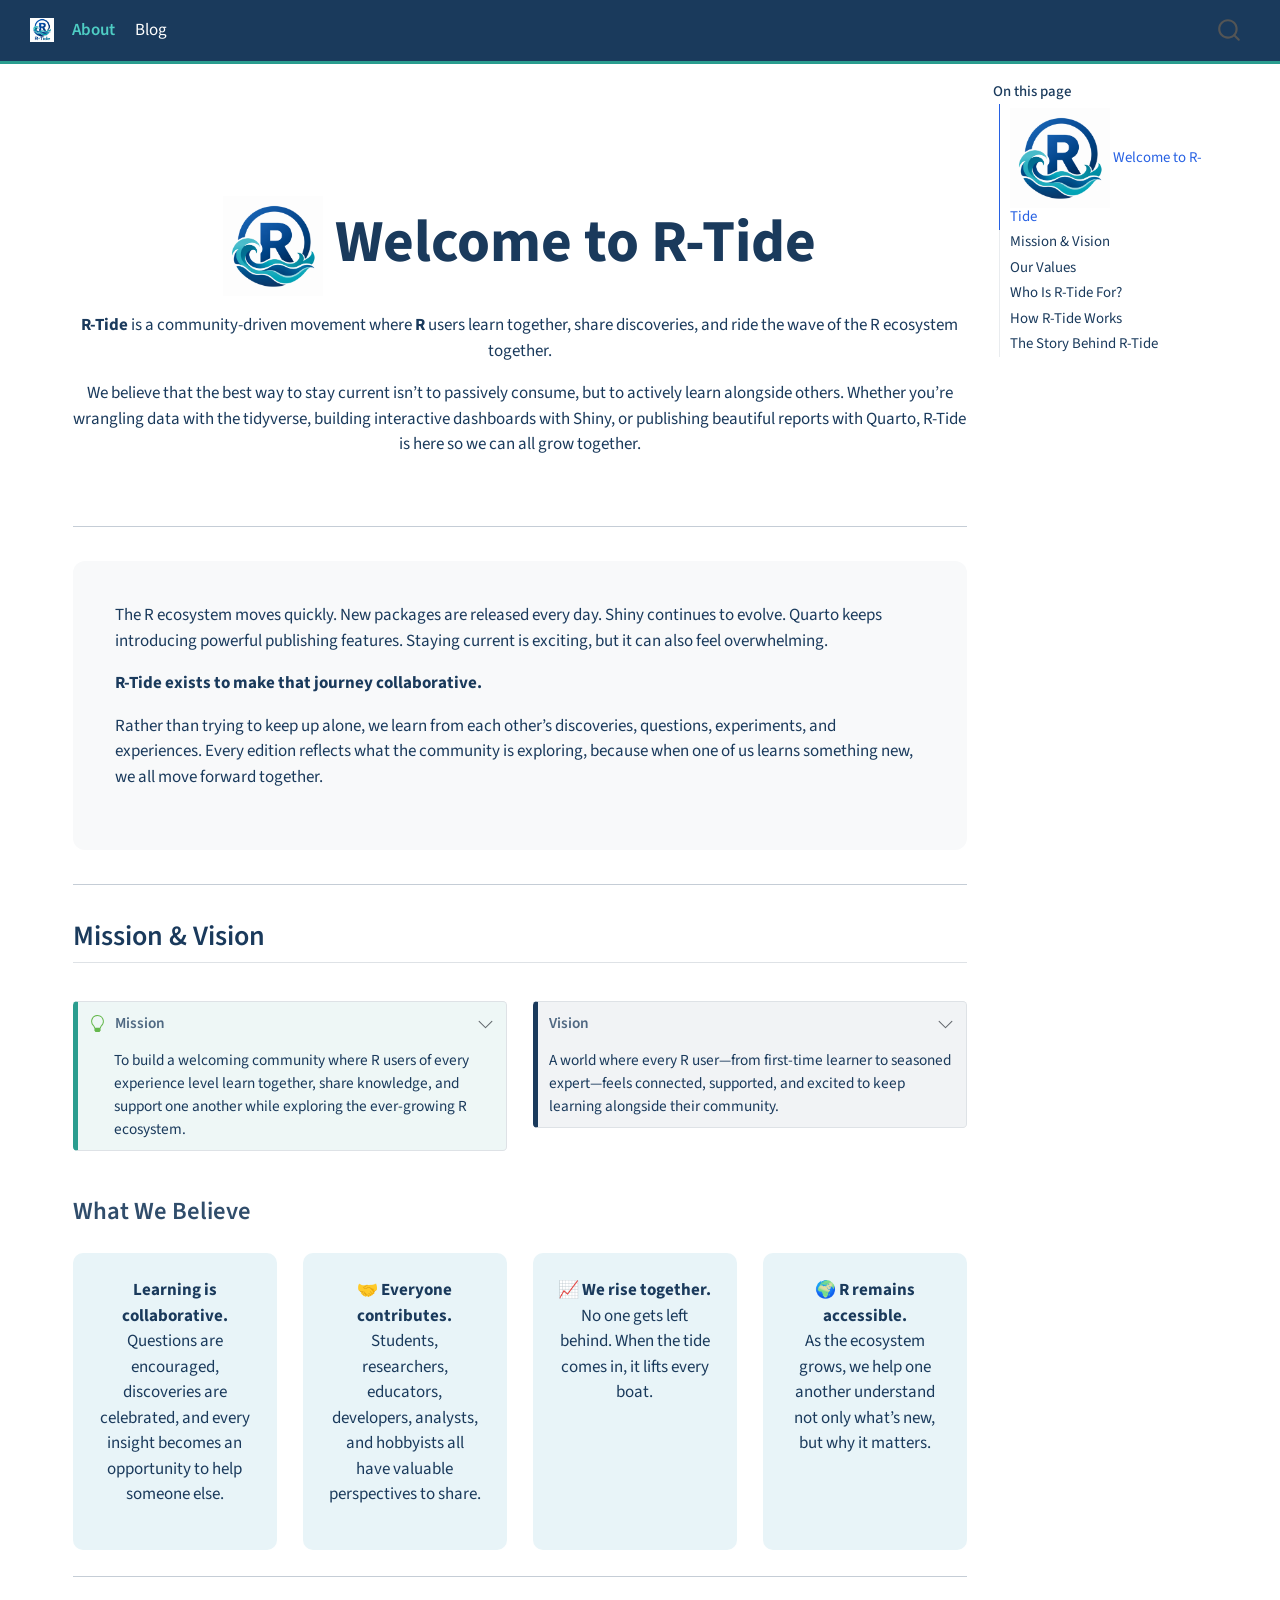
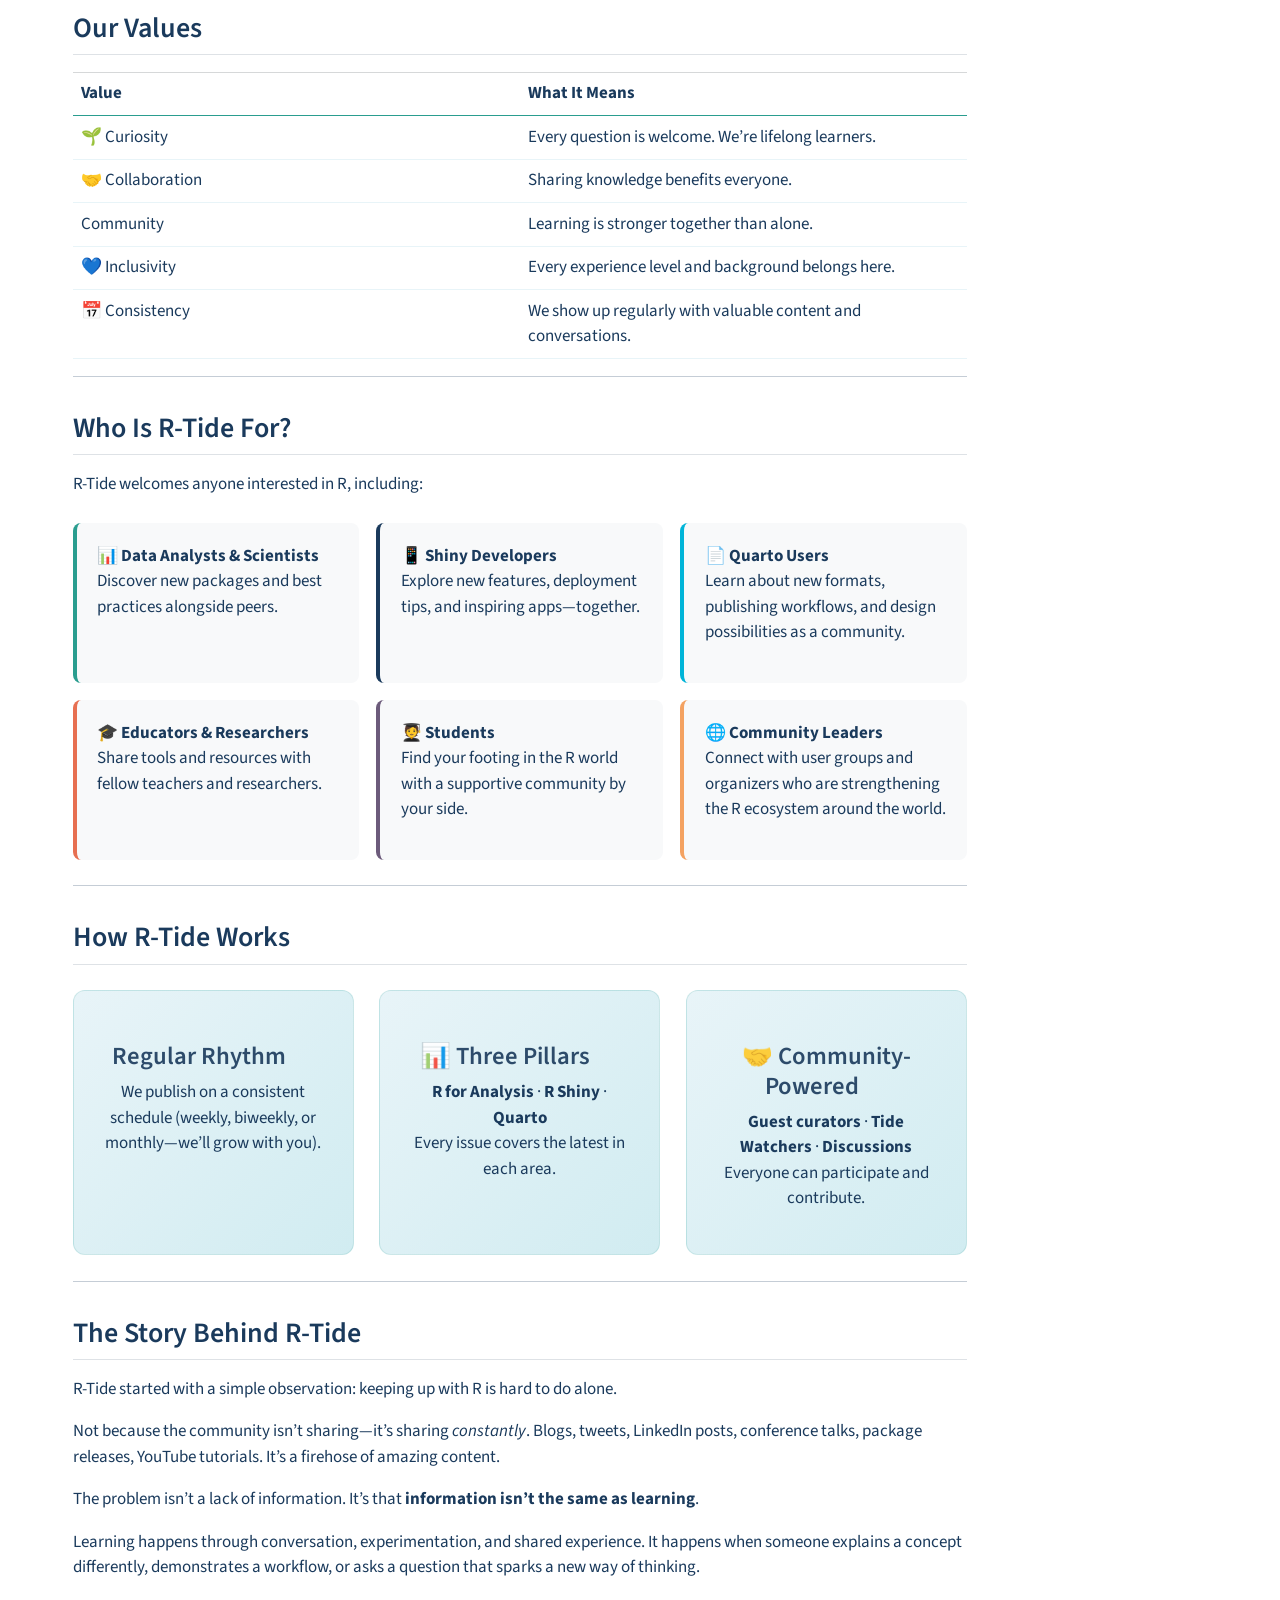
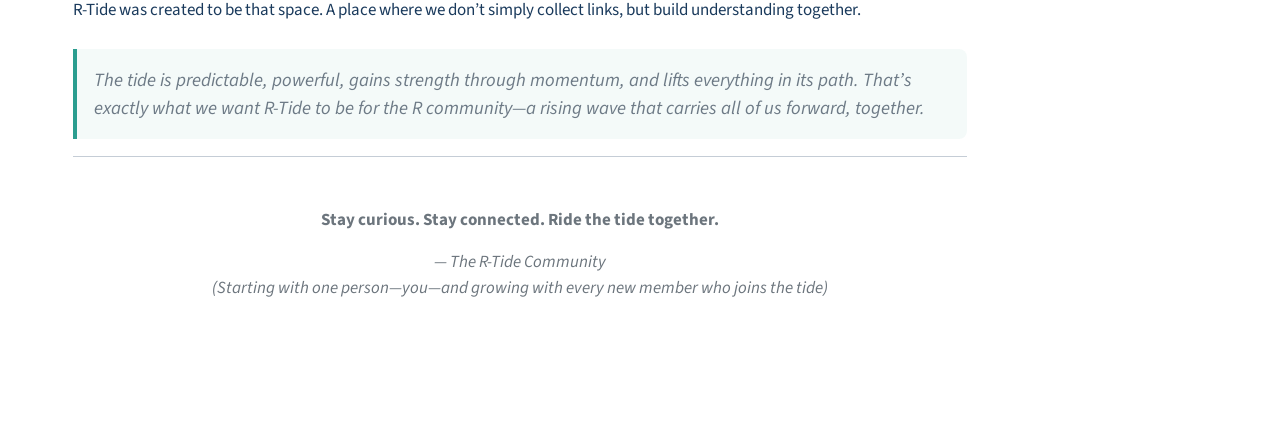
<file: index.html>
<!DOCTYPE html>
<html xmlns="http://www.w3.org/1999/xhtml" lang="en" xml:lang="en"><head>

<meta charset="utf-8">
<meta name="generator" content="quarto-1.9.38">

<meta name="viewport" content="width=device-width, initial-scale=1.0, user-scalable=yes">


<title>index</title>
<style>
/* Default styles provided by pandoc.
** See https://pandoc.org/MANUAL.html#variables-for-html for config info.
*/
code{white-space: pre-wrap;}
span.smallcaps{font-variant: small-caps;}
div.columns{display: flex; gap: min(4vw, 1.5em);}
div.column{flex: auto; overflow-x: auto;}
div.hanging-indent{margin-left: 1.5em; text-indent: -1.5em;}
ul.task-list{list-style: none;}
ul.task-list li input[type="checkbox"] {
  width: 0.8em;
  margin: 0 0.8em 0.2em -1em; /* quarto-specific, see https://github.com/quarto-dev/quarto-cli/issues/4556 */ 
  vertical-align: middle;
}
</style>


<script src="site_libs/quarto-nav/quarto-nav.js"></script>
<script src="site_libs/quarto-nav/headroom.min.js"></script>
<script src="site_libs/clipboard/clipboard.min.js"></script>
<script src="site_libs/quarto-search/autocomplete.umd.js"></script>
<script src="site_libs/quarto-search/fuse.min.js"></script>
<script src="site_libs/quarto-search/quarto-search.js"></script>
<meta name="quarto:offset" content="./">
<link href="./images/rtide.png" rel="icon" type="image/png">
<script src="site_libs/quarto-html/quarto.js" type="module"></script>
<script src="site_libs/quarto-html/tabsets/tabsets.js" type="module"></script>
<script src="site_libs/quarto-html/popper.min.js"></script>
<script src="site_libs/quarto-html/tippy.umd.min.js"></script>
<script src="site_libs/quarto-html/anchor.min.js"></script>
<link href="site_libs/quarto-html/tippy.css" rel="stylesheet">
<link href="site_libs/quarto-html/quarto-syntax-highlighting-15634bcf2e68342d4ad2dfa704d543f6.css" rel="stylesheet" id="quarto-text-highlighting-styles">
<script src="site_libs/bootstrap/bootstrap.min.js"></script>
<link href="site_libs/bootstrap/bootstrap-icons.css" rel="stylesheet">
<link href="site_libs/bootstrap/bootstrap-a0f9fd0d421825b736dc1bbcbcba2219.min.css" rel="stylesheet" append-hash="true" id="quarto-bootstrap" data-mode="light">
<script id="quarto-search-options" type="application/json">{
  "location": "navbar",
  "copy-button": false,
  "collapse-after": 3,
  "panel-placement": "end",
  "type": "overlay",
  "limit": 50,
  "keyboard-shortcut": [
    "f",
    "/",
    "s"
  ],
  "show-item-context": false,
  "language": {
    "search-no-results-text": "No results",
    "search-matching-documents-text": "matching documents",
    "search-copy-link-title": "Copy link to search",
    "search-hide-matches-text": "Hide additional matches",
    "search-more-match-text": "more match in this document",
    "search-more-matches-text": "more matches in this document",
    "search-clear-button-title": "Clear",
    "search-text-placeholder": "",
    "search-detached-cancel-button-title": "Cancel",
    "search-submit-button-title": "Submit",
    "search-label": "Search"
  }
}</script>


<link rel="stylesheet" href="styles.css">
</head>

<body class="nav-fixed quarto-light">

<div id="quarto-search-results"></div>
  <header id="quarto-header" class="headroom fixed-top">
    <nav class="navbar navbar-expand-lg " data-bs-theme="dark">
      <div class="navbar-container container-fluid">
      <div class="navbar-brand-container mx-auto">
    <a href="./index.html" class="navbar-brand navbar-brand-logo">
    <img src="./images/rtide-logo.png" alt="" class="navbar-logo light-content">
    <img src="./images/rtide-logo.png" alt="" class="navbar-logo dark-content">
    </a>
  </div>
            <div id="quarto-search" class="" title="Search"></div>
          <button class="navbar-toggler" type="button" data-bs-toggle="collapse" data-bs-target="#navbarCollapse" aria-controls="navbarCollapse" role="menu" aria-expanded="false" aria-label="Toggle navigation" onclick="if (window.quartoToggleHeadroom) { window.quartoToggleHeadroom(); }">
  <span class="navbar-toggler-icon"></span>
</button>
          <div class="collapse navbar-collapse" id="navbarCollapse">
            <ul class="navbar-nav navbar-nav-scroll me-auto">
  <li class="nav-item">
    <a class="nav-link active" href="./index.html" aria-current="page"> 
<span class="menu-text">About</span></a>
  </li>  
  <li class="nav-item">
    <a class="nav-link" href="./blog.html"> 
<span class="menu-text">Blog</span></a>
  </li>  
</ul>
          </div> <!-- /navcollapse -->
            <div class="quarto-navbar-tools">
</div>
      </div> <!-- /container-fluid -->
    </nav>
</header>
<!-- content -->
<div id="quarto-content" class="quarto-container page-columns page-rows-contents page-layout-full page-navbar">
<!-- sidebar -->
<!-- margin-sidebar -->
    <div id="quarto-margin-sidebar" class="sidebar margin-sidebar">
        <nav id="TOC" role="doc-toc" class="toc-active">
    <h2 id="toc-title">On this page</h2>
   
  <ul>
  <li><a href="#welcome-to-r-tide" id="toc-welcome-to-r-tide" class="nav-link active" data-scroll-target="#welcome-to-r-tide"><img src="images/rtide.png" class="img-fluid" width="100"> Welcome to R-Tide</a></li>
  <li><a href="#mission-vision" id="toc-mission-vision" class="nav-link" data-scroll-target="#mission-vision">Mission &amp; Vision</a>
  <ul class="collapse">
  <li><a href="#what-we-believe" id="toc-what-we-believe" class="nav-link" data-scroll-target="#what-we-believe">What We Believe</a></li>
  </ul></li>
  <li><a href="#our-values" id="toc-our-values" class="nav-link" data-scroll-target="#our-values">Our Values</a></li>
  <li><a href="#who-is-r-tide-for" id="toc-who-is-r-tide-for" class="nav-link" data-scroll-target="#who-is-r-tide-for">Who Is R-Tide For?</a></li>
  <li><a href="#how-r-tide-works" id="toc-how-r-tide-works" class="nav-link" data-scroll-target="#how-r-tide-works">How R-Tide Works</a></li>
  <li><a href="#the-story-behind-r-tide" id="toc-the-story-behind-r-tide" class="nav-link" data-scroll-target="#the-story-behind-r-tide">The Story Behind R-Tide</a></li>
  </ul>
</nav>
    </div>
<!-- main -->
<main class="content column-page-left" id="quarto-document-content"><header id="title-block-header" class="quarto-title-block"></header>




<!-- Hero Section -->
<section id="welcome-to-r-tide" class="level1" style="text-align: center; padding: 3rem 0 2rem 0;">
<h1><img src="images/rtide.png" class="img-fluid" width="100"> Welcome to R-Tide</h1>
<p><strong>R-Tide</strong> is a community-driven movement where <strong>R</strong> users learn together, share discoveries, and ride the wave of the R ecosystem together.</p>
<p>We believe that the best way to stay current isn’t to passively consume, but to actively learn alongside others. Whether you’re wrangling data with the tidyverse, building interactive dashboards with Shiny, or publishing beautiful reports with Quarto, R-Tide is here so we can all grow together.</p>
</section>
<hr>
<!-- The Problem / Why R-Tide -->
<div style="background-color: #f8f9fa; padding: 2.5rem; border-radius: 12px; margin: 2rem 0;">
<p>The R ecosystem moves quickly. New packages are released every day. Shiny continues to evolve. Quarto keeps introducing powerful publishing features. Staying current is exciting, but it can also feel overwhelming.</p>
<p><strong>R-Tide exists to make that journey collaborative.</strong></p>
<p>Rather than trying to keep up alone, we learn from each other’s discoveries, questions, experiments, and experiences. Every edition reflects what the community is exploring, because when one of us learns something new, we all move forward together.</p>
</div>
<hr>
<section id="mission-vision" class="level2">
<h2 class="anchored" data-anchor-id="mission-vision">Mission &amp; Vision</h2>
<!-- Two-column layout for Mission & Vision -->
<div class="grid">
<div class="g-col-6">
<div class="callout callout-style-simple callout-tip callout-titled">
<div class="callout-header d-flex align-content-center" data-bs-toggle="collapse" data-bs-target=".callout-1-contents" aria-controls="callout-1" aria-expanded="true" aria-label="Toggle callout">
<div class="callout-icon-container">
<i class="callout-icon"></i>
</div>
<div class="callout-title-container flex-fill">
<span class="screen-reader-only">Tip</span>Mission
</div>
<div class="callout-btn-toggle d-inline-block border-0 py-1 ps-1 pe-0 float-end"><i class="callout-toggle"></i></div>
</div>
<div id="callout-1" class="callout-1-contents callout-collapse collapse show">
<div class="callout-body-container callout-body">
<p>To build a welcoming community where R users of every experience level learn together, share knowledge, and support one another while exploring the ever-growing R ecosystem.</p>
</div>
</div>
</div>
</div>
<div class="g-col-6">
<div class="callout callout-style-simple callout-note no-icon callout-titled">
<div class="callout-header d-flex align-content-center" data-bs-toggle="collapse" data-bs-target=".callout-2-contents" aria-controls="callout-2" aria-expanded="true" aria-label="Toggle callout">
<div class="callout-icon-container">
<i class="callout-icon no-icon"></i>
</div>
<div class="callout-title-container flex-fill">
<span class="screen-reader-only">Note</span>Vision
</div>
<div class="callout-btn-toggle d-inline-block border-0 py-1 ps-1 pe-0 float-end"><i class="callout-toggle"></i></div>
</div>
<div id="callout-2" class="callout-2-contents callout-collapse collapse show">
<div class="callout-body-container callout-body">
<p>A world where every R user—from first-time learner to seasoned expert—feels connected, supported, and excited to keep learning alongside their community.</p>
</div>
</div>
</div>
</div>
</div>
<section id="what-we-believe" class="level3">
<h3 class="anchored" data-anchor-id="what-we-believe">What We Believe</h3>
<div style="display: grid; grid-template-columns: repeat(auto-fit, minmax(200px, 1fr)); gap: 1.5rem; margin: 1.5rem 0;">
<div style="background: #e8f4f8; padding: 1.5rem; border-radius: 10px; text-align: center;">
<p><strong>Learning is collaborative.</strong><br>
Questions are encouraged, discoveries are celebrated, and every insight becomes an opportunity to help someone else.</p>
</div>
<div style="background: #e8f4f8; padding: 1.5rem; border-radius: 10px; text-align: center;">
<p>🤝 <strong>Everyone contributes.</strong><br>
Students, researchers, educators, developers, analysts, and hobbyists all have valuable perspectives to share.</p>
</div>
<div style="background: #e8f4f8; padding: 1.5rem; border-radius: 10px; text-align: center;">
<p>📈 <strong>We rise together.</strong><br>
No one gets left behind. When the tide comes in, it lifts every boat.</p>
</div>
<div style="background: #e8f4f8; padding: 1.5rem; border-radius: 10px; text-align: center;">
<p>🌍 <strong>R remains accessible.</strong><br>
As the ecosystem grows, we help one another understand not only what’s new, but why it matters.</p>
</div>
</div>
<hr>
</section>
</section>
<section id="our-values" class="level2">
<h2 class="anchored" data-anchor-id="our-values">Our Values</h2>
<table class="caption-top table">
<colgroup>
<col style="width: 50%">
<col style="width: 50%">
</colgroup>
<thead>
<tr class="header">
<th style="text-align: left;">Value</th>
<th style="text-align: left;">What It Means</th>
</tr>
</thead>
<tbody>
<tr class="odd">
<td style="text-align: left;">🌱 Curiosity</td>
<td style="text-align: left;">Every question is welcome. We’re lifelong learners.</td>
</tr>
<tr class="even">
<td style="text-align: left;">🤝 Collaboration</td>
<td style="text-align: left;">Sharing knowledge benefits everyone.</td>
</tr>
<tr class="odd">
<td style="text-align: left;">Community</td>
<td style="text-align: left;">Learning is stronger together than alone.</td>
</tr>
<tr class="even">
<td style="text-align: left;">💙 Inclusivity</td>
<td style="text-align: left;">Every experience level and background belongs here.</td>
</tr>
<tr class="odd">
<td style="text-align: left;">📅 Consistency</td>
<td style="text-align: left;">We show up regularly with valuable content and conversations.</td>
</tr>
</tbody>
</table>
<hr>
</section>
<section id="who-is-r-tide-for" class="level2">
<h2 class="anchored" data-anchor-id="who-is-r-tide-for">Who Is R-Tide For?</h2>
<p>R-Tide welcomes anyone interested in R, including:</p>
<div style="display: grid; grid-template-columns: repeat(auto-fit, minmax(250px, 1fr)); gap: 1rem; margin: 1.5rem 0;">
<div style="background: #f8f9fa; padding: 1.2rem; border-radius: 8px; border-left: 4px solid #2A9D8F;">
<p>📊 <strong>Data Analysts &amp; Scientists</strong><br>
Discover new packages and best practices alongside peers.</p>
</div>
<div style="background: #f8f9fa; padding: 1.2rem; border-radius: 8px; border-left: 4px solid #1A3A5C;">
<p>📱 <strong>Shiny Developers</strong><br>
Explore new features, deployment tips, and inspiring apps—together.</p>
</div>
<div style="background: #f8f9fa; padding: 1.2rem; border-radius: 8px; border-left: 4px solid #00B4D8;">
<p>📄 <strong>Quarto Users</strong><br>
Learn about new formats, publishing workflows, and design possibilities as a community.</p>
</div>
<div style="background: #f8f9fa; padding: 1.2rem; border-radius: 8px; border-left: 4px solid #E76F51;">
<p>🎓 <strong>Educators &amp; Researchers</strong><br>
Share tools and resources with fellow teachers and researchers.</p>
</div>
<div style="background: #f8f9fa; padding: 1.2rem; border-radius: 8px; border-left: 4px solid #6C5B7B;">
<p>🧑‍🎓 <strong>Students</strong><br>
Find your footing in the R world with a supportive community by your side.</p>
</div>
<div style="background: #f8f9fa; padding: 1.2rem; border-radius: 8px; border-left: 4px solid #F4A261;">
<p>🌐 <strong>Community Leaders</strong><br>
Connect with user groups and organizers who are strengthening the R ecosystem around the world.</p>
</div>
</div>
<hr>
</section>
<section id="how-r-tide-works" class="level2">
<h2 class="anchored" data-anchor-id="how-r-tide-works">How R-Tide Works</h2>
<div style="display: grid; grid-template-columns: repeat(auto-fit, minmax(250px, 1fr)); gap: 1.5rem; margin: 1.5rem 0;">
<section id="regular-rhythm" class="level3" style="text-align: center; padding: 1.5rem; background: linear-gradient(135deg, #e8f4f8 0%, #d1ecf1 100%); border-radius: 12px;">
<h3 class="anchored" data-anchor-id="regular-rhythm">Regular Rhythm</h3>
<p>We publish on a consistent schedule (weekly, biweekly, or monthly—we’ll grow with you).</p>
</section>
<section id="three-pillars" class="level3" style="text-align: center; padding: 1.5rem; background: linear-gradient(135deg, #e8f4f8 0%, #d1ecf1 100%); border-radius: 12px;">
<h3 class="anchored" data-anchor-id="three-pillars">📊 Three Pillars</h3>
<p><strong>R for Analysis</strong> · <strong>R Shiny</strong> · <strong>Quarto</strong><br>
Every issue covers the latest in each area.</p>
</section>
<section id="community-powered" class="level3" style="text-align: center; padding: 1.5rem; background: linear-gradient(135deg, #e8f4f8 0%, #d1ecf1 100%); border-radius: 12px;">
<h3 class="anchored" data-anchor-id="community-powered">🤝 Community-Powered</h3>
<p><strong>Guest curators</strong> · <strong>Tide Watchers</strong> · <strong>Discussions</strong><br>
Everyone can participate and contribute.</p>
</section>
</div>
<hr>
</section>
<section id="the-story-behind-r-tide" class="level2">
<h2 class="anchored" data-anchor-id="the-story-behind-r-tide">The Story Behind R-Tide</h2>
<p>R-Tide started with a simple observation: keeping up with R is hard to do alone.</p>
<p>Not because the community isn’t sharing—it’s sharing <em>constantly</em>. Blogs, tweets, LinkedIn posts, conference talks, package releases, YouTube tutorials. It’s a firehose of amazing content.</p>
<p>The problem isn’t a lack of information. It’s that <strong>information isn’t the same as learning</strong>.</p>
<p>Learning happens through conversation, experimentation, and shared experience. It happens when someone explains a concept differently, demonstrates a workflow, or asks a question that sparks a new way of thinking.</p>
<p>R-Tide was created to be that space. A place where we don’t simply collect links, but build understanding together.</p>
<blockquote class="blockquote">
<p>The tide is predictable, powerful, gains strength through momentum, and lifts everything in its path. That’s exactly what we want R-Tide to be for the R community—a rising wave that carries all of us forward, together.</p>
</blockquote>
<hr>
<div style="text-align: center; padding: 2rem 0 1.5rem 0; color: #6c757d;">
<p><strong>Stay curious. Stay connected. Ride the tide together.</strong></p>
<p><em>— The R-Tide Community</em><br>
<em>(Starting with one person—you—and growing with every new member who joins the tide)</em></p>
</div>


</section>

</main> <!-- /main -->
<script id="quarto-html-after-body" type="application/javascript">
  window.document.addEventListener("DOMContentLoaded", function (event) {
    const icon = "";
    const anchorJS = new window.AnchorJS();
    anchorJS.options = {
      placement: 'right',
      icon: icon
    };
    anchorJS.add('.anchored');
    const isCodeAnnotation = (el) => {
      for (const clz of el.classList) {
        if (clz.startsWith('code-annotation-')) {                     
          return true;
        }
      }
      return false;
    }
    const onCopySuccess = function(e) {
      // button target
      const button = e.trigger;
      // don't keep focus
      button.blur();
      // flash "checked"
      button.classList.add('code-copy-button-checked');
      var currentTitle = button.getAttribute("title");
      button.setAttribute("title", "Copied!");
      let tooltip;
      if (window.bootstrap) {
        button.setAttribute("data-bs-toggle", "tooltip");
        button.setAttribute("data-bs-placement", "left");
        button.setAttribute("data-bs-title", "Copied!");
        tooltip = new bootstrap.Tooltip(button, 
          { trigger: "manual", 
            customClass: "code-copy-button-tooltip",
            offset: [0, -8]});
        tooltip.show();    
      }
      setTimeout(function() {
        if (tooltip) {
          tooltip.hide();
          button.removeAttribute("data-bs-title");
          button.removeAttribute("data-bs-toggle");
          button.removeAttribute("data-bs-placement");
        }
        button.setAttribute("title", currentTitle);
        button.classList.remove('code-copy-button-checked');
      }, 1000);
      // clear code selection
      e.clearSelection();
    }
    const getTextToCopy = function(trigger) {
      const outerScaffold = trigger.parentElement.cloneNode(true);
      const codeEl = outerScaffold.querySelector('code');
      for (const childEl of codeEl.children) {
        if (isCodeAnnotation(childEl)) {
          childEl.remove();
        }
      }
      return codeEl.innerText;
    }
    const clipboard = new window.ClipboardJS('.code-copy-button:not([data-in-quarto-modal])', {
      text: getTextToCopy
    });
    clipboard.on('success', onCopySuccess);
    if (window.document.getElementById('quarto-embedded-source-code-modal')) {
      const clipboardModal = new window.ClipboardJS('.code-copy-button[data-in-quarto-modal]', {
        text: getTextToCopy,
        container: window.document.getElementById('quarto-embedded-source-code-modal')
      });
      clipboardModal.on('success', onCopySuccess);
    }
      var localhostRegex = new RegExp(/^(?:http|https):\/\/localhost\:?[0-9]*\//);
      var mailtoRegex = new RegExp(/^mailto:/);
        var filterRegex = new RegExp("https:\/\/r-tidecommunity\.github\.io\/site\/");
      var isInternal = (href) => {
          return filterRegex.test(href) || localhostRegex.test(href) || mailtoRegex.test(href);
      }
      // Inspect non-navigation links and adorn them if external
     var links = window.document.querySelectorAll('a[href]:not(.nav-link):not(.navbar-brand):not(.toc-action):not(.sidebar-link):not(.sidebar-item-toggle):not(.pagination-link):not(.no-external):not([aria-hidden]):not(.dropdown-item):not(.quarto-navigation-tool):not(.about-link)');
      for (var i=0; i<links.length; i++) {
        const link = links[i];
        if (!isInternal(link.href)) {
          // undo the damage that might have been done by quarto-nav.js in the case of
          // links that we want to consider external
          if (link.dataset.originalHref !== undefined) {
            link.href = link.dataset.originalHref;
          }
        }
      }
    function tippyHover(el, contentFn, onTriggerFn, onUntriggerFn) {
      const config = {
        allowHTML: true,
        maxWidth: 500,
        delay: 100,
        arrow: false,
        appendTo: function(el) {
            return el.parentElement;
        },
        interactive: true,
        interactiveBorder: 10,
        theme: 'quarto',
        placement: 'bottom-start',
      };
      if (contentFn) {
        config.content = contentFn;
      }
      if (onTriggerFn) {
        config.onTrigger = onTriggerFn;
      }
      if (onUntriggerFn) {
        config.onUntrigger = onUntriggerFn;
      }
      window.tippy(el, config); 
    }
    const noterefs = window.document.querySelectorAll('a[role="doc-noteref"]');
    for (var i=0; i<noterefs.length; i++) {
      const ref = noterefs[i];
      tippyHover(ref, function() {
        // use id or data attribute instead here
        let href = ref.getAttribute('data-footnote-href') || ref.getAttribute('href');
        try { href = new URL(href).hash; } catch {}
        const id = href.replace(/^#\/?/, "");
        const note = window.document.getElementById(id);
        if (note) {
          return note.innerHTML;
        } else {
          return "";
        }
      });
    }
    const xrefs = window.document.querySelectorAll('a.quarto-xref');
    const processXRef = (id, note) => {
      // Strip column container classes
      const stripColumnClz = (el) => {
        el.classList.remove("page-full", "page-columns");
        if (el.children) {
          for (const child of el.children) {
            stripColumnClz(child);
          }
        }
      }
      stripColumnClz(note)
      if (id === null || id.startsWith('sec-')) {
        // Special case sections, only their first couple elements
        const container = document.createElement("div");
        if (note.children && note.children.length > 2) {
          container.appendChild(note.children[0].cloneNode(true));
          for (let i = 1; i < note.children.length; i++) {
            const child = note.children[i];
            if (child.tagName === "P" && child.innerText === "") {
              continue;
            } else {
              container.appendChild(child.cloneNode(true));
              break;
            }
          }
          if (window.Quarto?.typesetMath) {
            window.Quarto.typesetMath(container);
          }
          return container.innerHTML
        } else {
          if (window.Quarto?.typesetMath) {
            window.Quarto.typesetMath(note);
          }
          return note.innerHTML;
        }
      } else {
        // Remove any anchor links if they are present
        const anchorLink = note.querySelector('a.anchorjs-link');
        if (anchorLink) {
          anchorLink.remove();
        }
        if (window.Quarto?.typesetMath) {
          window.Quarto.typesetMath(note);
        }
        if (note.classList.contains("callout")) {
          return note.outerHTML;
        } else {
          return note.innerHTML;
        }
      }
    }
    for (var i=0; i<xrefs.length; i++) {
      const xref = xrefs[i];
      tippyHover(xref, undefined, function(instance) {
        instance.disable();
        let url = xref.getAttribute('href');
        let hash = undefined; 
        if (url.startsWith('#')) {
          hash = url;
        } else {
          try { hash = new URL(url).hash; } catch {}
        }
        if (hash) {
          const id = hash.replace(/^#\/?/, "");
          const note = window.document.getElementById(id);
          if (note !== null) {
            try {
              const html = processXRef(id, note.cloneNode(true));
              instance.setContent(html);
            } finally {
              instance.enable();
              instance.show();
            }
          } else {
            // See if we can fetch this
            fetch(url.split('#')[0])
            .then(res => res.text())
            .then(html => {
              const parser = new DOMParser();
              const htmlDoc = parser.parseFromString(html, "text/html");
              const note = htmlDoc.getElementById(id);
              if (note !== null) {
                const html = processXRef(id, note);
                instance.setContent(html);
              } 
            }).finally(() => {
              instance.enable();
              instance.show();
            });
          }
        } else {
          // See if we can fetch a full url (with no hash to target)
          // This is a special case and we should probably do some content thinning / targeting
          fetch(url)
          .then(res => res.text())
          .then(html => {
            const parser = new DOMParser();
            const htmlDoc = parser.parseFromString(html, "text/html");
            const note = htmlDoc.querySelector('main.content');
            if (note !== null) {
              // This should only happen for chapter cross references
              // (since there is no id in the URL)
              // remove the first header
              if (note.children.length > 0 && note.children[0].tagName === "HEADER") {
                note.children[0].remove();
              }
              const html = processXRef(null, note);
              instance.setContent(html);
            } 
          }).finally(() => {
            instance.enable();
            instance.show();
          });
        }
      }, function(instance) {
      });
    }
        let selectedAnnoteEl;
        const selectorForAnnotation = ( cell, annotation) => {
          let cellAttr = 'data-code-cell="' + cell + '"';
          let lineAttr = 'data-code-annotation="' +  annotation + '"';
          const selector = 'span[' + cellAttr + '][' + lineAttr + ']';
          return selector;
        }
        const selectCodeLines = (annoteEl) => {
          const doc = window.document;
          const targetCell = annoteEl.getAttribute("data-target-cell");
          const targetAnnotation = annoteEl.getAttribute("data-target-annotation");
          const annoteSpan = window.document.querySelector(selectorForAnnotation(targetCell, targetAnnotation));
          const lines = annoteSpan.getAttribute("data-code-lines").split(",");
          const lineIds = lines.map((line) => {
            return targetCell + "-" + line;
          })
          let top = null;
          let height = null;
          let parent = null;
          if (lineIds.length > 0) {
              //compute the position of the single el (top and bottom and make a div)
              const el = window.document.getElementById(lineIds[0]);
              top = el.offsetTop;
              height = el.offsetHeight;
              parent = el.parentElement.parentElement;
            if (lineIds.length > 1) {
              const lastEl = window.document.getElementById(lineIds[lineIds.length - 1]);
              const bottom = lastEl.offsetTop + lastEl.offsetHeight;
              height = bottom - top;
            }
            if (top !== null && height !== null && parent !== null) {
              // cook up a div (if necessary) and position it 
              let div = window.document.getElementById("code-annotation-line-highlight");
              if (div === null) {
                div = window.document.createElement("div");
                div.setAttribute("id", "code-annotation-line-highlight");
                div.style.position = 'absolute';
                parent.appendChild(div);
              }
              div.style.top = top - 2 + "px";
              div.style.height = height + 4 + "px";
              div.style.left = 0;
              let gutterDiv = window.document.getElementById("code-annotation-line-highlight-gutter");
              if (gutterDiv === null) {
                gutterDiv = window.document.createElement("div");
                gutterDiv.setAttribute("id", "code-annotation-line-highlight-gutter");
                gutterDiv.style.position = 'absolute';
                const codeCell = window.document.getElementById(targetCell);
                const gutter = codeCell.querySelector('.code-annotation-gutter');
                gutter.appendChild(gutterDiv);
              }
              gutterDiv.style.top = top - 2 + "px";
              gutterDiv.style.height = height + 4 + "px";
            }
            selectedAnnoteEl = annoteEl;
          }
        };
        const unselectCodeLines = () => {
          const elementsIds = ["code-annotation-line-highlight", "code-annotation-line-highlight-gutter"];
          elementsIds.forEach((elId) => {
            const div = window.document.getElementById(elId);
            if (div) {
              div.remove();
            }
          });
          selectedAnnoteEl = undefined;
        };
          // Handle positioning of the toggle
      window.addEventListener(
        "resize",
        throttle(() => {
          elRect = undefined;
          if (selectedAnnoteEl) {
            selectCodeLines(selectedAnnoteEl);
          }
        }, 10)
      );
      function throttle(fn, ms) {
      let throttle = false;
      let timer;
        return (...args) => {
          if(!throttle) { // first call gets through
              fn.apply(this, args);
              throttle = true;
          } else { // all the others get throttled
              if(timer) clearTimeout(timer); // cancel #2
              timer = setTimeout(() => {
                fn.apply(this, args);
                timer = throttle = false;
              }, ms);
          }
        };
      }
        // Attach click handler to the DT
        const annoteDls = window.document.querySelectorAll('dt[data-target-cell]');
        for (const annoteDlNode of annoteDls) {
          annoteDlNode.addEventListener('click', (event) => {
            const clickedEl = event.target;
            if (clickedEl !== selectedAnnoteEl) {
              unselectCodeLines();
              const activeEl = window.document.querySelector('dt[data-target-cell].code-annotation-active');
              if (activeEl) {
                activeEl.classList.remove('code-annotation-active');
              }
              selectCodeLines(clickedEl);
              clickedEl.classList.add('code-annotation-active');
            } else {
              // Unselect the line
              unselectCodeLines();
              clickedEl.classList.remove('code-annotation-active');
            }
          });
        }
    const findCites = (el) => {
      const parentEl = el.parentElement;
      if (parentEl) {
        const cites = parentEl.dataset.cites;
        if (cites) {
          return {
            el,
            cites: cites.split(' ')
          };
        } else {
          return findCites(el.parentElement)
        }
      } else {
        return undefined;
      }
    };
    var bibliorefs = window.document.querySelectorAll('a[role="doc-biblioref"]');
    for (var i=0; i<bibliorefs.length; i++) {
      const ref = bibliorefs[i];
      const citeInfo = findCites(ref);
      if (citeInfo) {
        tippyHover(citeInfo.el, function() {
          var popup = window.document.createElement('div');
          citeInfo.cites.forEach(function(cite) {
            var citeDiv = window.document.createElement('div');
            citeDiv.classList.add('hanging-indent');
            citeDiv.classList.add('csl-entry');
            var biblioDiv = window.document.getElementById('ref-' + cite);
            if (biblioDiv) {
              citeDiv.innerHTML = biblioDiv.innerHTML;
            }
            popup.appendChild(citeDiv);
          });
          return popup.innerHTML;
        });
      }
    }
  });
  </script>
</div> <!-- /content -->




</body></html>
</file>
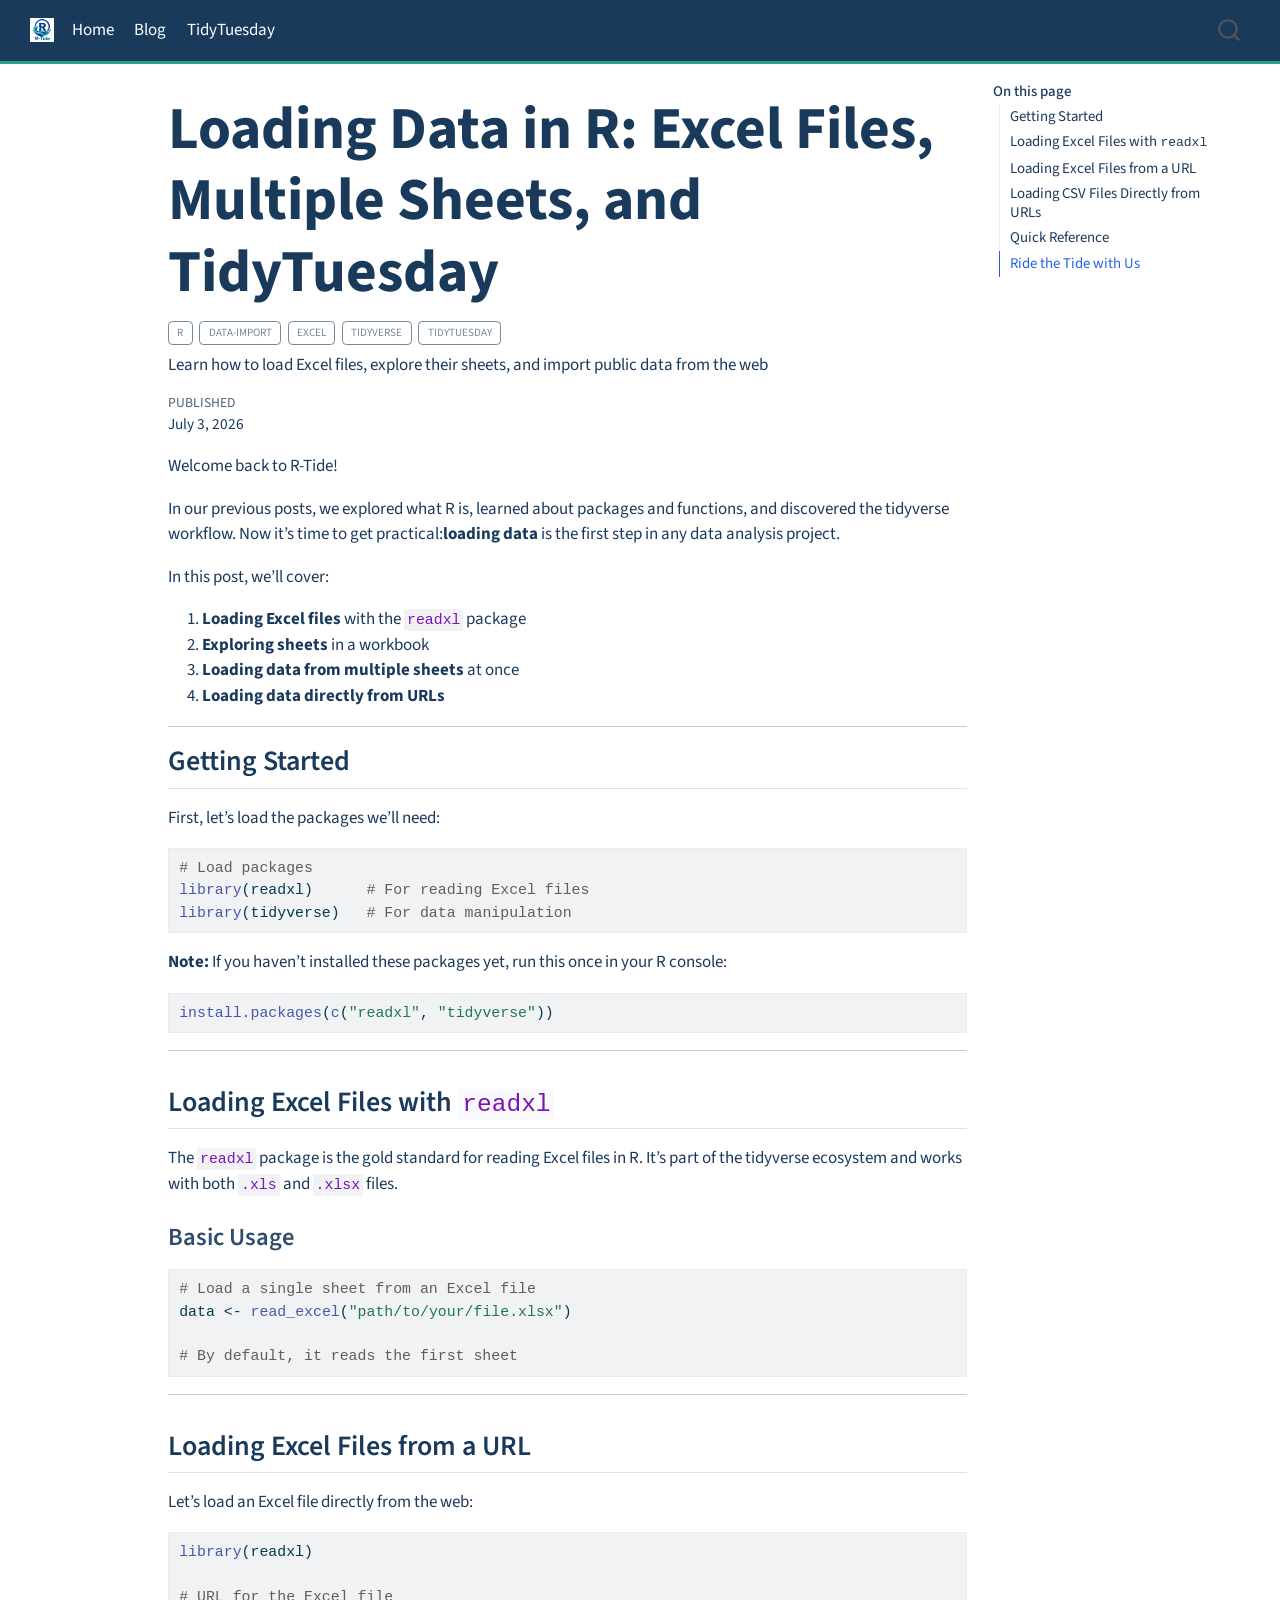
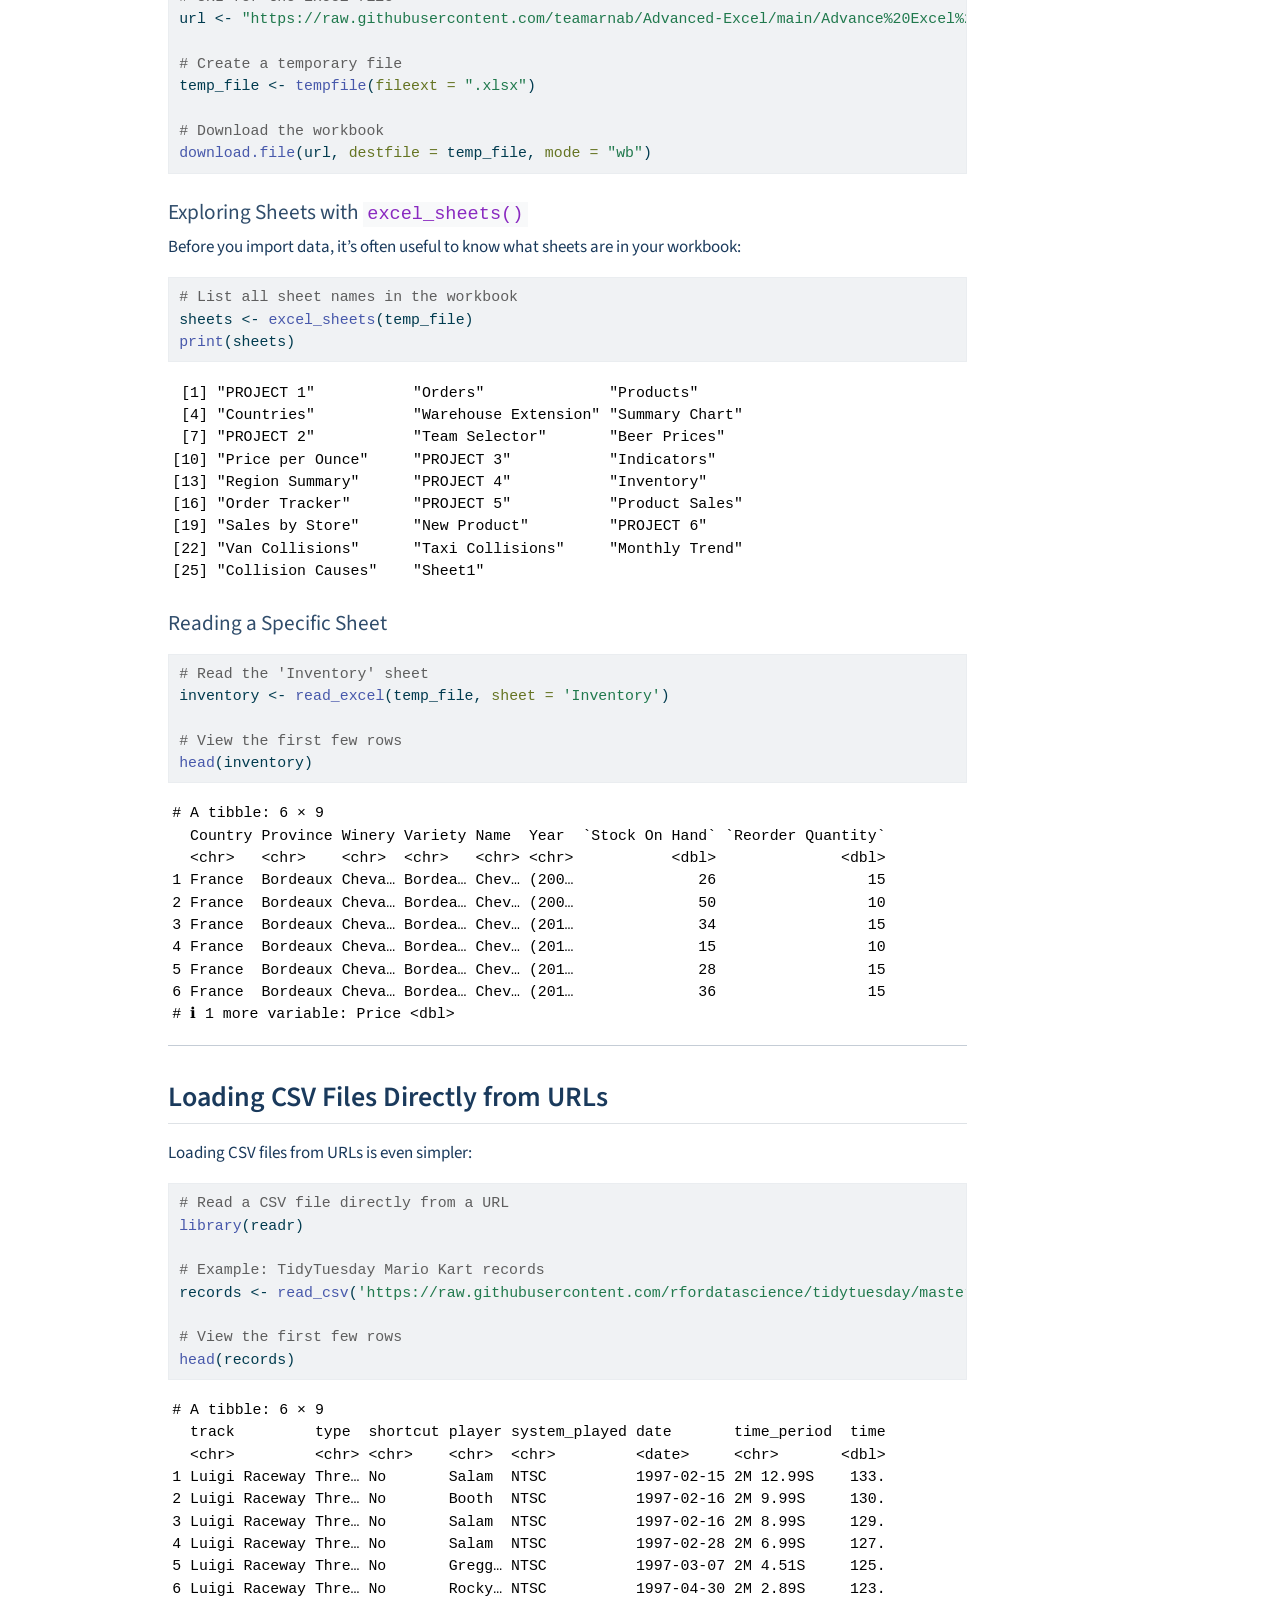
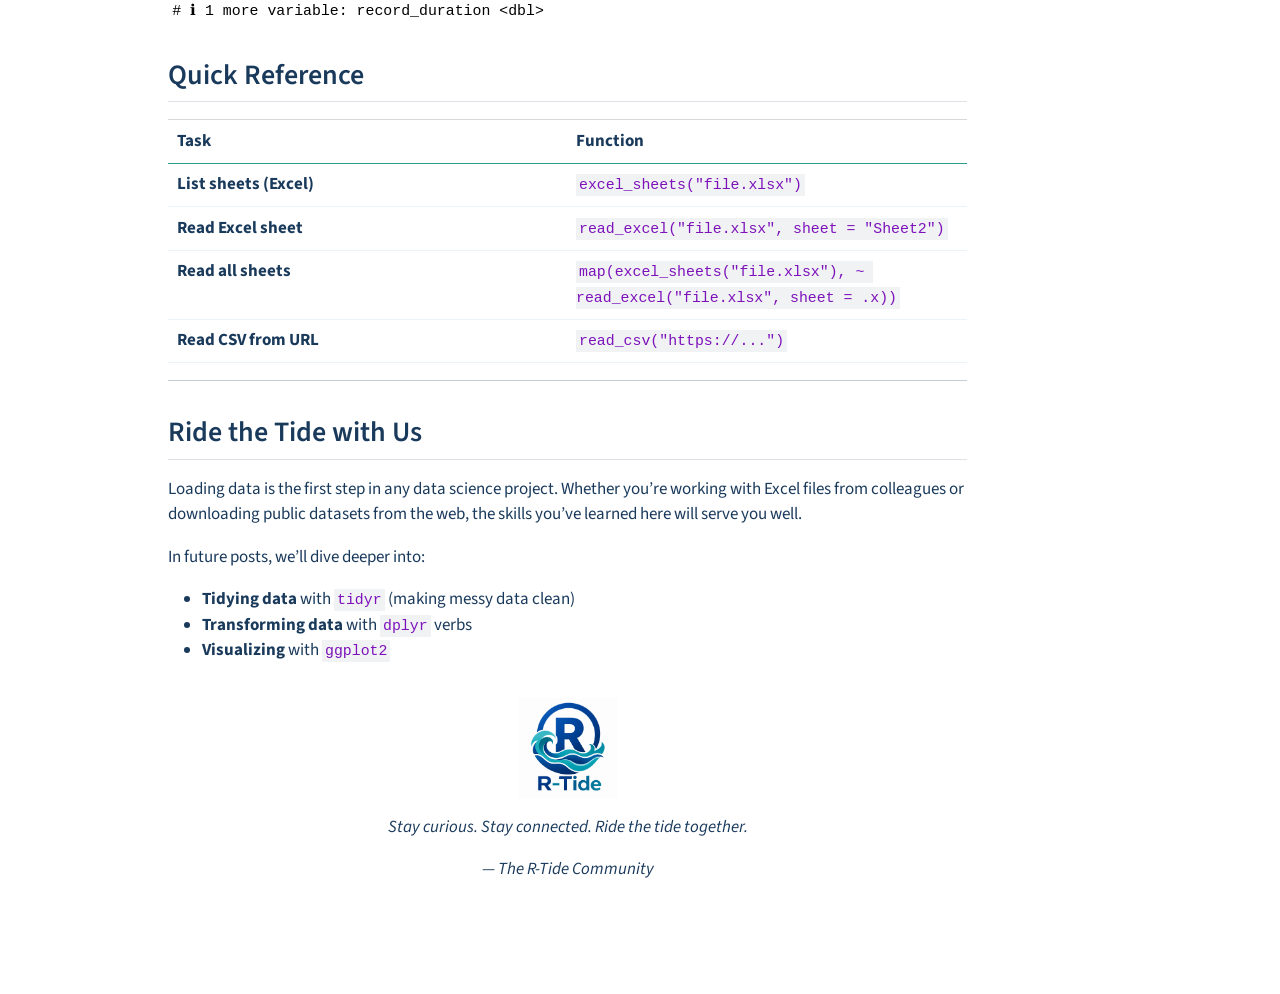
<file: posts/loading_data_in_r.html>
<!DOCTYPE html>
<html xmlns="http://www.w3.org/1999/xhtml" lang="en" xml:lang="en"><head>

<meta charset="utf-8">
<meta name="generator" content="quarto-1.9.38">

<meta name="viewport" content="width=device-width, initial-scale=1.0, user-scalable=yes">

<meta name="dcterms.date" content="2026-07-03">
<meta name="description" content="Learn how to load Excel files, explore their sheets, and import public data from the web">

<title>Loading Data in R: Excel Files, Multiple Sheets, and TidyTuesday</title>
<style>
/* Default styles provided by pandoc.
** See https://pandoc.org/MANUAL.html#variables-for-html for config info.
*/
code{white-space: pre-wrap;}
span.smallcaps{font-variant: small-caps;}
div.columns{display: flex; gap: min(4vw, 1.5em);}
div.column{flex: auto; overflow-x: auto;}
div.hanging-indent{margin-left: 1.5em; text-indent: -1.5em;}
ul.task-list{list-style: none;}
ul.task-list li input[type="checkbox"] {
  width: 0.8em;
  margin: 0 0.8em 0.2em -1em; /* quarto-specific, see https://github.com/quarto-dev/quarto-cli/issues/4556 */ 
  vertical-align: middle;
}
/* CSS for syntax highlighting */
html { -webkit-text-size-adjust: 100%; }
pre > code.sourceCode { white-space: pre; position: relative; }
pre > code.sourceCode > span { display: inline-block; line-height: 1.25; }
pre > code.sourceCode > span:empty { height: 1.2em; }
.sourceCode { overflow: visible; }
code.sourceCode > span { color: inherit; text-decoration: inherit; }
div.sourceCode { margin: 1em 0; }
pre.sourceCode { margin: 0; }
@media screen {
div.sourceCode { overflow: auto; }
}
@media print {
pre > code.sourceCode { white-space: pre-wrap; }
pre > code.sourceCode > span { text-indent: -5em; padding-left: 5em; }
}
pre.numberSource code
  { counter-reset: source-line 0; }
pre.numberSource code > span
  { position: relative; left: -4em; counter-increment: source-line; }
pre.numberSource code > span > a:first-child::before
  { content: counter(source-line);
    position: relative; left: -1em; text-align: right; vertical-align: baseline;
    border: none; display: inline-block;
    -webkit-touch-callout: none; -webkit-user-select: none;
    -khtml-user-select: none; -moz-user-select: none;
    -ms-user-select: none; user-select: none;
    padding: 0 4px; width: 4em;
  }
pre.numberSource { margin-left: 3em;  padding-left: 4px; }
div.sourceCode
  {   }
@media screen {
pre > code.sourceCode > span > a:first-child::before { text-decoration: underline; }
}
</style>


<script src="../site_libs/quarto-nav/quarto-nav.js"></script>
<script src="../site_libs/quarto-nav/headroom.min.js"></script>
<script src="../site_libs/clipboard/clipboard.min.js"></script>
<script src="../site_libs/quarto-search/autocomplete.umd.js"></script>
<script src="../site_libs/quarto-search/fuse.min.js"></script>
<script src="../site_libs/quarto-search/quarto-search.js"></script>
<meta name="quarto:offset" content="../">
<link href="../images/rtide.png" rel="icon" type="image/png">
<script src="../site_libs/quarto-html/quarto.js" type="module"></script>
<script src="../site_libs/quarto-html/tabsets/tabsets.js" type="module"></script>
<script src="../site_libs/quarto-html/popper.min.js"></script>
<script src="../site_libs/quarto-html/tippy.umd.min.js"></script>
<script src="../site_libs/quarto-html/anchor.min.js"></script>
<link href="../site_libs/quarto-html/tippy.css" rel="stylesheet">
<link href="../site_libs/quarto-html/quarto-syntax-highlighting-15634bcf2e68342d4ad2dfa704d543f6.css" rel="stylesheet" id="quarto-text-highlighting-styles">
<script src="../site_libs/bootstrap/bootstrap.min.js"></script>
<link href="../site_libs/bootstrap/bootstrap-icons.css" rel="stylesheet">
<link href="../site_libs/bootstrap/bootstrap-a0f9fd0d421825b736dc1bbcbcba2219.min.css" rel="stylesheet" append-hash="true" id="quarto-bootstrap" data-mode="light">
<script id="quarto-search-options" type="application/json">{
  "location": "navbar",
  "copy-button": false,
  "collapse-after": 3,
  "panel-placement": "end",
  "type": "overlay",
  "limit": 50,
  "keyboard-shortcut": [
    "f",
    "/",
    "s"
  ],
  "show-item-context": false,
  "language": {
    "search-no-results-text": "No results",
    "search-matching-documents-text": "matching documents",
    "search-copy-link-title": "Copy link to search",
    "search-hide-matches-text": "Hide additional matches",
    "search-more-match-text": "more match in this document",
    "search-more-matches-text": "more matches in this document",
    "search-clear-button-title": "Clear",
    "search-text-placeholder": "",
    "search-detached-cancel-button-title": "Cancel",
    "search-submit-button-title": "Submit",
    "search-label": "Search"
  }
}</script>


<link rel="stylesheet" href="../styles.css">
</head>

<body class="nav-fixed quarto-light">

<div id="quarto-search-results"></div>
  <header id="quarto-header" class="headroom fixed-top">
    <nav class="navbar navbar-expand-lg " data-bs-theme="dark">
      <div class="navbar-container container-fluid">
      <div class="navbar-brand-container mx-auto">
    <a href="../index.html" class="navbar-brand navbar-brand-logo">
    <img src="../images/rtide-logo.png" alt="" class="navbar-logo light-content">
    <img src="../images/rtide-logo.png" alt="" class="navbar-logo dark-content">
    </a>
  </div>
            <div id="quarto-search" class="" title="Search"></div>
          <button class="navbar-toggler" type="button" data-bs-toggle="collapse" data-bs-target="#navbarCollapse" aria-controls="navbarCollapse" role="menu" aria-expanded="false" aria-label="Toggle navigation" onclick="if (window.quartoToggleHeadroom) { window.quartoToggleHeadroom(); }">
  <span class="navbar-toggler-icon"></span>
</button>
          <div class="collapse navbar-collapse" id="navbarCollapse">
            <ul class="navbar-nav navbar-nav-scroll me-auto">
  <li class="nav-item">
    <a class="nav-link" href="../index.html"> 
<span class="menu-text">Home</span></a>
  </li>  
  <li class="nav-item">
    <a class="nav-link" href="../blog.html"> 
<span class="menu-text">Blog</span></a>
  </li>  
  <li class="nav-item">
    <a class="nav-link" href="../tidytuesday.html"> 
<span class="menu-text">TidyTuesday</span></a>
  </li>  
</ul>
          </div> <!-- /navcollapse -->
            <div class="quarto-navbar-tools">
</div>
      </div> <!-- /container-fluid -->
    </nav>
</header>
<!-- content -->
<div id="quarto-content" class="quarto-container page-columns page-rows-contents page-layout-article page-navbar">
<!-- sidebar -->
<!-- margin-sidebar -->
    <div id="quarto-margin-sidebar" class="sidebar margin-sidebar">
        <nav id="TOC" role="doc-toc" class="toc-active">
    <h2 id="toc-title">On this page</h2>
   
  <ul>
  <li><a href="#getting-started" id="toc-getting-started" class="nav-link active" data-scroll-target="#getting-started">Getting Started</a></li>
  <li><a href="#loading-excel-files-with-readxl" id="toc-loading-excel-files-with-readxl" class="nav-link" data-scroll-target="#loading-excel-files-with-readxl">Loading Excel Files with <code>readxl</code></a>
  <ul class="collapse">
  <li><a href="#basic-usage" id="toc-basic-usage" class="nav-link" data-scroll-target="#basic-usage">Basic Usage</a></li>
  </ul></li>
  <li><a href="#loading-excel-files-from-a-url" id="toc-loading-excel-files-from-a-url" class="nav-link" data-scroll-target="#loading-excel-files-from-a-url">Loading Excel Files from a URL</a></li>
  <li><a href="#loading-csv-files-directly-from-urls" id="toc-loading-csv-files-directly-from-urls" class="nav-link" data-scroll-target="#loading-csv-files-directly-from-urls">Loading CSV Files Directly from URLs</a></li>
  <li><a href="#quick-reference" id="toc-quick-reference" class="nav-link" data-scroll-target="#quick-reference">Quick Reference</a></li>
  <li><a href="#ride-the-tide-with-us" id="toc-ride-the-tide-with-us" class="nav-link" data-scroll-target="#ride-the-tide-with-us">Ride the Tide with Us</a></li>
  </ul>
</nav>
    </div>
<!-- main -->
<main class="content" id="quarto-document-content">

<header id="title-block-header" class="quarto-title-block default">
<div class="quarto-title">
<h1 class="title">Loading Data in R: Excel Files, Multiple Sheets, and TidyTuesday</h1>
  <div class="quarto-categories">
    <div class="quarto-category">R</div>
    <div class="quarto-category">data-import</div>
    <div class="quarto-category">excel</div>
    <div class="quarto-category">tidyverse</div>
    <div class="quarto-category">tidyTuesday</div>
  </div>
  </div>

<div>
  <div class="description">
    Learn how to load Excel files, explore their sheets, and import public data from the web
  </div>
</div>


<div class="quarto-title-meta">

    
    <div>
    <div class="quarto-title-meta-heading">Published</div>
    <div class="quarto-title-meta-contents">
      <p class="date">July 3, 2026</p>
    </div>
  </div>
  
    
  </div>
  


</header>


<p>Welcome back to R-Tide!</p>
<p>In our previous posts, we explored what R is, learned about packages and functions, and discovered the tidyverse workflow. Now it’s time to get practical:<strong>loading data</strong> is the first step in any data analysis project.</p>
<p>In this post, we’ll cover:</p>
<ol type="1">
<li><strong>Loading Excel files</strong> with the <code>readxl</code> package</li>
<li><strong>Exploring sheets</strong> in a workbook</li>
<li><strong>Loading data from multiple sheets</strong> at once</li>
<li><strong>Loading data directly from URLs</strong></li>
</ol>
<hr>
<section id="getting-started" class="level2">
<h2 class="anchored" data-anchor-id="getting-started">Getting Started</h2>
<p>First, let’s load the packages we’ll need:</p>
<div class="cell">
<div class="code-copy-outer-scaffold"><div class="sourceCode cell-code" id="cb1"><pre class="sourceCode r code-with-copy"><code class="sourceCode r"><span id="cb1-1"><a href="#cb1-1" aria-hidden="true" tabindex="-1"></a><span class="co"># Load packages</span></span>
<span id="cb1-2"><a href="#cb1-2" aria-hidden="true" tabindex="-1"></a><span class="fu">library</span>(readxl)      <span class="co"># For reading Excel files</span></span>
<span id="cb1-3"><a href="#cb1-3" aria-hidden="true" tabindex="-1"></a><span class="fu">library</span>(tidyverse)   <span class="co"># For data manipulation</span></span></code></pre></div><button title="Copy to Clipboard" class="code-copy-button"><i class="bi"></i></button></div>
</div>
<p><strong>Note:</strong> If you haven’t installed these packages yet, run this once in your R console:</p>
<div class="code-copy-outer-scaffold"><div class="sourceCode" id="cb2"><pre class="sourceCode r code-with-copy"><code class="sourceCode r"><span id="cb2-1"><a href="#cb2-1" aria-hidden="true" tabindex="-1"></a><span class="fu">install.packages</span>(<span class="fu">c</span>(<span class="st">"readxl"</span>, <span class="st">"tidyverse"</span>))</span></code></pre></div><button title="Copy to Clipboard" class="code-copy-button"><i class="bi"></i></button></div>
<hr>
</section>
<section id="loading-excel-files-with-readxl" class="level2">
<h2 class="anchored" data-anchor-id="loading-excel-files-with-readxl">Loading Excel Files with <code>readxl</code></h2>
<p>The <strong><code>readxl</code></strong> package is the gold standard for reading Excel files in R. It’s part of the tidyverse ecosystem and works with both <code>.xls</code> and <code>.xlsx</code> files.</p>
<section id="basic-usage" class="level3">
<h3 class="anchored" data-anchor-id="basic-usage">Basic Usage</h3>
<div class="cell">
<div class="code-copy-outer-scaffold"><div class="sourceCode cell-code" id="cb3"><pre class="sourceCode r code-with-copy"><code class="sourceCode r"><span id="cb3-1"><a href="#cb3-1" aria-hidden="true" tabindex="-1"></a><span class="co"># Load a single sheet from an Excel file</span></span>
<span id="cb3-2"><a href="#cb3-2" aria-hidden="true" tabindex="-1"></a>data <span class="ot">&lt;-</span> <span class="fu">read_excel</span>(<span class="st">"path/to/your/file.xlsx"</span>)</span>
<span id="cb3-3"><a href="#cb3-3" aria-hidden="true" tabindex="-1"></a></span>
<span id="cb3-4"><a href="#cb3-4" aria-hidden="true" tabindex="-1"></a><span class="co"># By default, it reads the first sheet</span></span></code></pre></div><button title="Copy to Clipboard" class="code-copy-button"><i class="bi"></i></button></div>
</div>
<hr>
</section>
</section>
<section id="loading-excel-files-from-a-url" class="level2">
<h2 class="anchored" data-anchor-id="loading-excel-files-from-a-url">Loading Excel Files from a URL</h2>
<p>Let’s load an Excel file directly from the web:</p>
<div class="cell">
<div class="code-copy-outer-scaffold"><div class="sourceCode cell-code" id="cb4"><pre class="sourceCode r code-with-copy"><code class="sourceCode r"><span id="cb4-1"><a href="#cb4-1" aria-hidden="true" tabindex="-1"></a><span class="fu">library</span>(readxl)</span>
<span id="cb4-2"><a href="#cb4-2" aria-hidden="true" tabindex="-1"></a></span>
<span id="cb4-3"><a href="#cb4-3" aria-hidden="true" tabindex="-1"></a><span class="co"># URL for the Excel file</span></span>
<span id="cb4-4"><a href="#cb4-4" aria-hidden="true" tabindex="-1"></a>url <span class="ot">&lt;-</span> <span class="st">"https://raw.githubusercontent.com/teamarnab/Advanced-Excel/main/Advance%20Excel%20Practice.xlsx"</span></span>
<span id="cb4-5"><a href="#cb4-5" aria-hidden="true" tabindex="-1"></a></span>
<span id="cb4-6"><a href="#cb4-6" aria-hidden="true" tabindex="-1"></a><span class="co"># Create a temporary file</span></span>
<span id="cb4-7"><a href="#cb4-7" aria-hidden="true" tabindex="-1"></a>temp_file <span class="ot">&lt;-</span> <span class="fu">tempfile</span>(<span class="at">fileext =</span> <span class="st">".xlsx"</span>)</span>
<span id="cb4-8"><a href="#cb4-8" aria-hidden="true" tabindex="-1"></a></span>
<span id="cb4-9"><a href="#cb4-9" aria-hidden="true" tabindex="-1"></a><span class="co"># Download the workbook</span></span>
<span id="cb4-10"><a href="#cb4-10" aria-hidden="true" tabindex="-1"></a><span class="fu">download.file</span>(url, <span class="at">destfile =</span> temp_file, <span class="at">mode =</span> <span class="st">"wb"</span>)</span></code></pre></div><button title="Copy to Clipboard" class="code-copy-button"><i class="bi"></i></button></div>
</div>
<section id="exploring-sheets-with-excel_sheets" class="level4">
<h4 class="anchored" data-anchor-id="exploring-sheets-with-excel_sheets">Exploring Sheets with <code>excel_sheets()</code></h4>
<p>Before you import data, it’s often useful to know what sheets are in your workbook:</p>
<div class="cell">
<div class="code-copy-outer-scaffold"><div class="sourceCode cell-code" id="cb5"><pre class="sourceCode r code-with-copy"><code class="sourceCode r"><span id="cb5-1"><a href="#cb5-1" aria-hidden="true" tabindex="-1"></a><span class="co"># List all sheet names in the workbook</span></span>
<span id="cb5-2"><a href="#cb5-2" aria-hidden="true" tabindex="-1"></a>sheets <span class="ot">&lt;-</span> <span class="fu">excel_sheets</span>(temp_file)</span>
<span id="cb5-3"><a href="#cb5-3" aria-hidden="true" tabindex="-1"></a><span class="fu">print</span>(sheets)</span></code></pre></div><button title="Copy to Clipboard" class="code-copy-button"><i class="bi"></i></button></div>
<div class="cell-output cell-output-stdout">
<pre><code> [1] "PROJECT 1"           "Orders"              "Products"           
 [4] "Countries"           "Warehouse Extension" "Summary Chart"      
 [7] "PROJECT 2"           "Team Selector"       "Beer Prices"        
[10] "Price per Ounce"     "PROJECT 3"           "Indicators"         
[13] "Region Summary"      "PROJECT 4"           "Inventory"          
[16] "Order Tracker"       "PROJECT 5"           "Product Sales"      
[19] "Sales by Store"      "New Product"         "PROJECT 6"          
[22] "Van Collisions"      "Taxi Collisions"     "Monthly Trend"      
[25] "Collision Causes"    "Sheet1"             </code></pre>
</div>
</div>
</section>
<section id="reading-a-specific-sheet" class="level4">
<h4 class="anchored" data-anchor-id="reading-a-specific-sheet">Reading a Specific Sheet</h4>
<div class="cell">
<div class="code-copy-outer-scaffold"><div class="sourceCode cell-code" id="cb7"><pre class="sourceCode r code-with-copy"><code class="sourceCode r"><span id="cb7-1"><a href="#cb7-1" aria-hidden="true" tabindex="-1"></a><span class="co"># Read the 'Inventory' sheet</span></span>
<span id="cb7-2"><a href="#cb7-2" aria-hidden="true" tabindex="-1"></a>inventory <span class="ot">&lt;-</span> <span class="fu">read_excel</span>(temp_file, <span class="at">sheet =</span> <span class="st">'Inventory'</span>)</span>
<span id="cb7-3"><a href="#cb7-3" aria-hidden="true" tabindex="-1"></a></span>
<span id="cb7-4"><a href="#cb7-4" aria-hidden="true" tabindex="-1"></a><span class="co"># View the first few rows</span></span>
<span id="cb7-5"><a href="#cb7-5" aria-hidden="true" tabindex="-1"></a><span class="fu">head</span>(inventory)</span></code></pre></div><button title="Copy to Clipboard" class="code-copy-button"><i class="bi"></i></button></div>
<div class="cell-output cell-output-stdout">
<pre><code># A tibble: 6 × 9
  Country Province Winery Variety Name  Year  `Stock On Hand` `Reorder Quantity`
  &lt;chr&gt;   &lt;chr&gt;    &lt;chr&gt;  &lt;chr&gt;   &lt;chr&gt; &lt;chr&gt;           &lt;dbl&gt;              &lt;dbl&gt;
1 France  Bordeaux Cheva… Bordea… Chev… (200…              26                 15
2 France  Bordeaux Cheva… Bordea… Chev… (200…              50                 10
3 France  Bordeaux Cheva… Bordea… Chev… (201…              34                 15
4 France  Bordeaux Cheva… Bordea… Chev… (201…              15                 10
5 France  Bordeaux Cheva… Bordea… Chev… (201…              28                 15
6 France  Bordeaux Cheva… Bordea… Chev… (201…              36                 15
# ℹ 1 more variable: Price &lt;dbl&gt;</code></pre>
</div>
</div>
<hr>
</section>
</section>
<section id="loading-csv-files-directly-from-urls" class="level2">
<h2 class="anchored" data-anchor-id="loading-csv-files-directly-from-urls">Loading CSV Files Directly from URLs</h2>
<p>Loading CSV files from URLs is even simpler:</p>
<div class="cell">
<div class="code-copy-outer-scaffold"><div class="sourceCode cell-code" id="cb9"><pre class="sourceCode r code-with-copy"><code class="sourceCode r"><span id="cb9-1"><a href="#cb9-1" aria-hidden="true" tabindex="-1"></a><span class="co"># Read a CSV file directly from a URL</span></span>
<span id="cb9-2"><a href="#cb9-2" aria-hidden="true" tabindex="-1"></a><span class="fu">library</span>(readr)</span>
<span id="cb9-3"><a href="#cb9-3" aria-hidden="true" tabindex="-1"></a></span>
<span id="cb9-4"><a href="#cb9-4" aria-hidden="true" tabindex="-1"></a><span class="co"># Example: TidyTuesday Mario Kart records</span></span>
<span id="cb9-5"><a href="#cb9-5" aria-hidden="true" tabindex="-1"></a>records <span class="ot">&lt;-</span> <span class="fu">read_csv</span>(<span class="st">'https://raw.githubusercontent.com/rfordatascience/tidytuesday/master/data/2021/2021-05-25/records.csv'</span>)</span>
<span id="cb9-6"><a href="#cb9-6" aria-hidden="true" tabindex="-1"></a></span>
<span id="cb9-7"><a href="#cb9-7" aria-hidden="true" tabindex="-1"></a><span class="co"># View the first few rows</span></span>
<span id="cb9-8"><a href="#cb9-8" aria-hidden="true" tabindex="-1"></a><span class="fu">head</span>(records)</span></code></pre></div><button title="Copy to Clipboard" class="code-copy-button"><i class="bi"></i></button></div>
<div class="cell-output cell-output-stdout">
<pre><code># A tibble: 6 × 9
  track         type  shortcut player system_played date       time_period  time
  &lt;chr&gt;         &lt;chr&gt; &lt;chr&gt;    &lt;chr&gt;  &lt;chr&gt;         &lt;date&gt;     &lt;chr&gt;       &lt;dbl&gt;
1 Luigi Raceway Thre… No       Salam  NTSC          1997-02-15 2M 12.99S    133.
2 Luigi Raceway Thre… No       Booth  NTSC          1997-02-16 2M 9.99S     130.
3 Luigi Raceway Thre… No       Salam  NTSC          1997-02-16 2M 8.99S     129.
4 Luigi Raceway Thre… No       Salam  NTSC          1997-02-28 2M 6.99S     127.
5 Luigi Raceway Thre… No       Gregg… NTSC          1997-03-07 2M 4.51S     125.
6 Luigi Raceway Thre… No       Rocky… NTSC          1997-04-30 2M 2.89S     123.
# ℹ 1 more variable: record_duration &lt;dbl&gt;</code></pre>
</div>
</div>
</section>
<section id="quick-reference" class="level2">
<h2 class="anchored" data-anchor-id="quick-reference">Quick Reference</h2>
<table class="caption-top table">
<colgroup>
<col style="width: 50%">
<col style="width: 50%">
</colgroup>
<thead>
<tr class="header">
<th style="text-align: left;">Task</th>
<th style="text-align: left;">Function</th>
</tr>
</thead>
<tbody>
<tr class="odd">
<td style="text-align: left;"><strong>List sheets (Excel)</strong></td>
<td style="text-align: left;"><code>excel_sheets("file.xlsx")</code></td>
</tr>
<tr class="even">
<td style="text-align: left;"><strong>Read Excel sheet</strong></td>
<td style="text-align: left;"><code>read_excel("file.xlsx", sheet = "Sheet2")</code></td>
</tr>
<tr class="odd">
<td style="text-align: left;"><strong>Read all sheets</strong></td>
<td style="text-align: left;"><code>map(excel_sheets("file.xlsx"), ~ read_excel("file.xlsx", sheet = .x))</code></td>
</tr>
<tr class="even">
<td style="text-align: left;"><strong>Read CSV from URL</strong></td>
<td style="text-align: left;"><code>read_csv("https://...")</code></td>
</tr>
</tbody>
</table>
<hr>
</section>
<section id="ride-the-tide-with-us" class="level2">
<h2 class="anchored" data-anchor-id="ride-the-tide-with-us">Ride the Tide with Us</h2>
<p>Loading data is the first step in any data science project. Whether you’re working with Excel files from colleagues or downloading public datasets from the web, the skills you’ve learned here will serve you well.</p>
<p>In future posts, we’ll dive deeper into:</p>
<ul>
<li><strong>Tidying data</strong> with <code>tidyr</code> (making messy data clean)</li>
<li><strong>Transforming data</strong> with <code>dplyr</code> verbs</li>
<li><strong>Visualizing</strong> with <code>ggplot2</code></li>
</ul>
<div style="text-align: center; margin: 2rem 0;">
<p><img src="../images/rtide-logo.png" class="img-fluid" width="100"></p>
<p><em>Stay curious. Stay connected. Ride the tide together.</em></p>
<p><em>— The R-Tide Community</em></p>
</div>


</section>

</main> <!-- /main -->
<script id="quarto-html-after-body" type="application/javascript">
  window.document.addEventListener("DOMContentLoaded", function (event) {
    const icon = "";
    const anchorJS = new window.AnchorJS();
    anchorJS.options = {
      placement: 'right',
      icon: icon
    };
    anchorJS.add('.anchored');
    const isCodeAnnotation = (el) => {
      for (const clz of el.classList) {
        if (clz.startsWith('code-annotation-')) {                     
          return true;
        }
      }
      return false;
    }
    const onCopySuccess = function(e) {
      // button target
      const button = e.trigger;
      // don't keep focus
      button.blur();
      // flash "checked"
      button.classList.add('code-copy-button-checked');
      var currentTitle = button.getAttribute("title");
      button.setAttribute("title", "Copied!");
      let tooltip;
      if (window.bootstrap) {
        button.setAttribute("data-bs-toggle", "tooltip");
        button.setAttribute("data-bs-placement", "left");
        button.setAttribute("data-bs-title", "Copied!");
        tooltip = new bootstrap.Tooltip(button, 
          { trigger: "manual", 
            customClass: "code-copy-button-tooltip",
            offset: [0, -8]});
        tooltip.show();    
      }
      setTimeout(function() {
        if (tooltip) {
          tooltip.hide();
          button.removeAttribute("data-bs-title");
          button.removeAttribute("data-bs-toggle");
          button.removeAttribute("data-bs-placement");
        }
        button.setAttribute("title", currentTitle);
        button.classList.remove('code-copy-button-checked');
      }, 1000);
      // clear code selection
      e.clearSelection();
    }
    const getTextToCopy = function(trigger) {
      const outerScaffold = trigger.parentElement.cloneNode(true);
      const codeEl = outerScaffold.querySelector('code');
      for (const childEl of codeEl.children) {
        if (isCodeAnnotation(childEl)) {
          childEl.remove();
        }
      }
      return codeEl.innerText;
    }
    const clipboard = new window.ClipboardJS('.code-copy-button:not([data-in-quarto-modal])', {
      text: getTextToCopy
    });
    clipboard.on('success', onCopySuccess);
    if (window.document.getElementById('quarto-embedded-source-code-modal')) {
      const clipboardModal = new window.ClipboardJS('.code-copy-button[data-in-quarto-modal]', {
        text: getTextToCopy,
        container: window.document.getElementById('quarto-embedded-source-code-modal')
      });
      clipboardModal.on('success', onCopySuccess);
    }
      var localhostRegex = new RegExp(/^(?:http|https):\/\/localhost\:?[0-9]*\//);
      var mailtoRegex = new RegExp(/^mailto:/);
        var filterRegex = new RegExp("https:\/\/r-tidecommunity\.github\.io\/site\/");
      var isInternal = (href) => {
          return filterRegex.test(href) || localhostRegex.test(href) || mailtoRegex.test(href);
      }
      // Inspect non-navigation links and adorn them if external
     var links = window.document.querySelectorAll('a[href]:not(.nav-link):not(.navbar-brand):not(.toc-action):not(.sidebar-link):not(.sidebar-item-toggle):not(.pagination-link):not(.no-external):not([aria-hidden]):not(.dropdown-item):not(.quarto-navigation-tool):not(.about-link)');
      for (var i=0; i<links.length; i++) {
        const link = links[i];
        if (!isInternal(link.href)) {
          // undo the damage that might have been done by quarto-nav.js in the case of
          // links that we want to consider external
          if (link.dataset.originalHref !== undefined) {
            link.href = link.dataset.originalHref;
          }
        }
      }
    function tippyHover(el, contentFn, onTriggerFn, onUntriggerFn) {
      const config = {
        allowHTML: true,
        maxWidth: 500,
        delay: 100,
        arrow: false,
        appendTo: function(el) {
            return el.parentElement;
        },
        interactive: true,
        interactiveBorder: 10,
        theme: 'quarto',
        placement: 'bottom-start',
      };
      if (contentFn) {
        config.content = contentFn;
      }
      if (onTriggerFn) {
        config.onTrigger = onTriggerFn;
      }
      if (onUntriggerFn) {
        config.onUntrigger = onUntriggerFn;
      }
      window.tippy(el, config); 
    }
    const noterefs = window.document.querySelectorAll('a[role="doc-noteref"]');
    for (var i=0; i<noterefs.length; i++) {
      const ref = noterefs[i];
      tippyHover(ref, function() {
        // use id or data attribute instead here
        let href = ref.getAttribute('data-footnote-href') || ref.getAttribute('href');
        try { href = new URL(href).hash; } catch {}
        const id = href.replace(/^#\/?/, "");
        const note = window.document.getElementById(id);
        if (note) {
          return note.innerHTML;
        } else {
          return "";
        }
      });
    }
    const xrefs = window.document.querySelectorAll('a.quarto-xref');
    const processXRef = (id, note) => {
      // Strip column container classes
      const stripColumnClz = (el) => {
        el.classList.remove("page-full", "page-columns");
        if (el.children) {
          for (const child of el.children) {
            stripColumnClz(child);
          }
        }
      }
      stripColumnClz(note)
      if (id === null || id.startsWith('sec-')) {
        // Special case sections, only their first couple elements
        const container = document.createElement("div");
        if (note.children && note.children.length > 2) {
          container.appendChild(note.children[0].cloneNode(true));
          for (let i = 1; i < note.children.length; i++) {
            const child = note.children[i];
            if (child.tagName === "P" && child.innerText === "") {
              continue;
            } else {
              container.appendChild(child.cloneNode(true));
              break;
            }
          }
          if (window.Quarto?.typesetMath) {
            window.Quarto.typesetMath(container);
          }
          return container.innerHTML
        } else {
          if (window.Quarto?.typesetMath) {
            window.Quarto.typesetMath(note);
          }
          return note.innerHTML;
        }
      } else {
        // Remove any anchor links if they are present
        const anchorLink = note.querySelector('a.anchorjs-link');
        if (anchorLink) {
          anchorLink.remove();
        }
        if (window.Quarto?.typesetMath) {
          window.Quarto.typesetMath(note);
        }
        if (note.classList.contains("callout")) {
          return note.outerHTML;
        } else {
          return note.innerHTML;
        }
      }
    }
    for (var i=0; i<xrefs.length; i++) {
      const xref = xrefs[i];
      tippyHover(xref, undefined, function(instance) {
        instance.disable();
        let url = xref.getAttribute('href');
        let hash = undefined; 
        if (url.startsWith('#')) {
          hash = url;
        } else {
          try { hash = new URL(url).hash; } catch {}
        }
        if (hash) {
          const id = hash.replace(/^#\/?/, "");
          const note = window.document.getElementById(id);
          if (note !== null) {
            try {
              const html = processXRef(id, note.cloneNode(true));
              instance.setContent(html);
            } finally {
              instance.enable();
              instance.show();
            }
          } else {
            // See if we can fetch this
            fetch(url.split('#')[0])
            .then(res => res.text())
            .then(html => {
              const parser = new DOMParser();
              const htmlDoc = parser.parseFromString(html, "text/html");
              const note = htmlDoc.getElementById(id);
              if (note !== null) {
                const html = processXRef(id, note);
                instance.setContent(html);
              } 
            }).finally(() => {
              instance.enable();
              instance.show();
            });
          }
        } else {
          // See if we can fetch a full url (with no hash to target)
          // This is a special case and we should probably do some content thinning / targeting
          fetch(url)
          .then(res => res.text())
          .then(html => {
            const parser = new DOMParser();
            const htmlDoc = parser.parseFromString(html, "text/html");
            const note = htmlDoc.querySelector('main.content');
            if (note !== null) {
              // This should only happen for chapter cross references
              // (since there is no id in the URL)
              // remove the first header
              if (note.children.length > 0 && note.children[0].tagName === "HEADER") {
                note.children[0].remove();
              }
              const html = processXRef(null, note);
              instance.setContent(html);
            } 
          }).finally(() => {
            instance.enable();
            instance.show();
          });
        }
      }, function(instance) {
      });
    }
        let selectedAnnoteEl;
        const selectorForAnnotation = ( cell, annotation) => {
          let cellAttr = 'data-code-cell="' + cell + '"';
          let lineAttr = 'data-code-annotation="' +  annotation + '"';
          const selector = 'span[' + cellAttr + '][' + lineAttr + ']';
          return selector;
        }
        const selectCodeLines = (annoteEl) => {
          const doc = window.document;
          const targetCell = annoteEl.getAttribute("data-target-cell");
          const targetAnnotation = annoteEl.getAttribute("data-target-annotation");
          const annoteSpan = window.document.querySelector(selectorForAnnotation(targetCell, targetAnnotation));
          const lines = annoteSpan.getAttribute("data-code-lines").split(",");
          const lineIds = lines.map((line) => {
            return targetCell + "-" + line;
          })
          let top = null;
          let height = null;
          let parent = null;
          if (lineIds.length > 0) {
              //compute the position of the single el (top and bottom and make a div)
              const el = window.document.getElementById(lineIds[0]);
              top = el.offsetTop;
              height = el.offsetHeight;
              parent = el.parentElement.parentElement;
            if (lineIds.length > 1) {
              const lastEl = window.document.getElementById(lineIds[lineIds.length - 1]);
              const bottom = lastEl.offsetTop + lastEl.offsetHeight;
              height = bottom - top;
            }
            if (top !== null && height !== null && parent !== null) {
              // cook up a div (if necessary) and position it 
              let div = window.document.getElementById("code-annotation-line-highlight");
              if (div === null) {
                div = window.document.createElement("div");
                div.setAttribute("id", "code-annotation-line-highlight");
                div.style.position = 'absolute';
                parent.appendChild(div);
              }
              div.style.top = top - 2 + "px";
              div.style.height = height + 4 + "px";
              div.style.left = 0;
              let gutterDiv = window.document.getElementById("code-annotation-line-highlight-gutter");
              if (gutterDiv === null) {
                gutterDiv = window.document.createElement("div");
                gutterDiv.setAttribute("id", "code-annotation-line-highlight-gutter");
                gutterDiv.style.position = 'absolute';
                const codeCell = window.document.getElementById(targetCell);
                const gutter = codeCell.querySelector('.code-annotation-gutter');
                gutter.appendChild(gutterDiv);
              }
              gutterDiv.style.top = top - 2 + "px";
              gutterDiv.style.height = height + 4 + "px";
            }
            selectedAnnoteEl = annoteEl;
          }
        };
        const unselectCodeLines = () => {
          const elementsIds = ["code-annotation-line-highlight", "code-annotation-line-highlight-gutter"];
          elementsIds.forEach((elId) => {
            const div = window.document.getElementById(elId);
            if (div) {
              div.remove();
            }
          });
          selectedAnnoteEl = undefined;
        };
          // Handle positioning of the toggle
      window.addEventListener(
        "resize",
        throttle(() => {
          elRect = undefined;
          if (selectedAnnoteEl) {
            selectCodeLines(selectedAnnoteEl);
          }
        }, 10)
      );
      function throttle(fn, ms) {
      let throttle = false;
      let timer;
        return (...args) => {
          if(!throttle) { // first call gets through
              fn.apply(this, args);
              throttle = true;
          } else { // all the others get throttled
              if(timer) clearTimeout(timer); // cancel #2
              timer = setTimeout(() => {
                fn.apply(this, args);
                timer = throttle = false;
              }, ms);
          }
        };
      }
        // Attach click handler to the DT
        const annoteDls = window.document.querySelectorAll('dt[data-target-cell]');
        for (const annoteDlNode of annoteDls) {
          annoteDlNode.addEventListener('click', (event) => {
            const clickedEl = event.target;
            if (clickedEl !== selectedAnnoteEl) {
              unselectCodeLines();
              const activeEl = window.document.querySelector('dt[data-target-cell].code-annotation-active');
              if (activeEl) {
                activeEl.classList.remove('code-annotation-active');
              }
              selectCodeLines(clickedEl);
              clickedEl.classList.add('code-annotation-active');
            } else {
              // Unselect the line
              unselectCodeLines();
              clickedEl.classList.remove('code-annotation-active');
            }
          });
        }
    const findCites = (el) => {
      const parentEl = el.parentElement;
      if (parentEl) {
        const cites = parentEl.dataset.cites;
        if (cites) {
          return {
            el,
            cites: cites.split(' ')
          };
        } else {
          return findCites(el.parentElement)
        }
      } else {
        return undefined;
      }
    };
    var bibliorefs = window.document.querySelectorAll('a[role="doc-biblioref"]');
    for (var i=0; i<bibliorefs.length; i++) {
      const ref = bibliorefs[i];
      const citeInfo = findCites(ref);
      if (citeInfo) {
        tippyHover(citeInfo.el, function() {
          var popup = window.document.createElement('div');
          citeInfo.cites.forEach(function(cite) {
            var citeDiv = window.document.createElement('div');
            citeDiv.classList.add('hanging-indent');
            citeDiv.classList.add('csl-entry');
            var biblioDiv = window.document.getElementById('ref-' + cite);
            if (biblioDiv) {
              citeDiv.innerHTML = biblioDiv.innerHTML;
            }
            popup.appendChild(citeDiv);
          });
          return popup.innerHTML;
        });
      }
    }
  });
  </script>
</div> <!-- /content -->




</body></html>
</file>
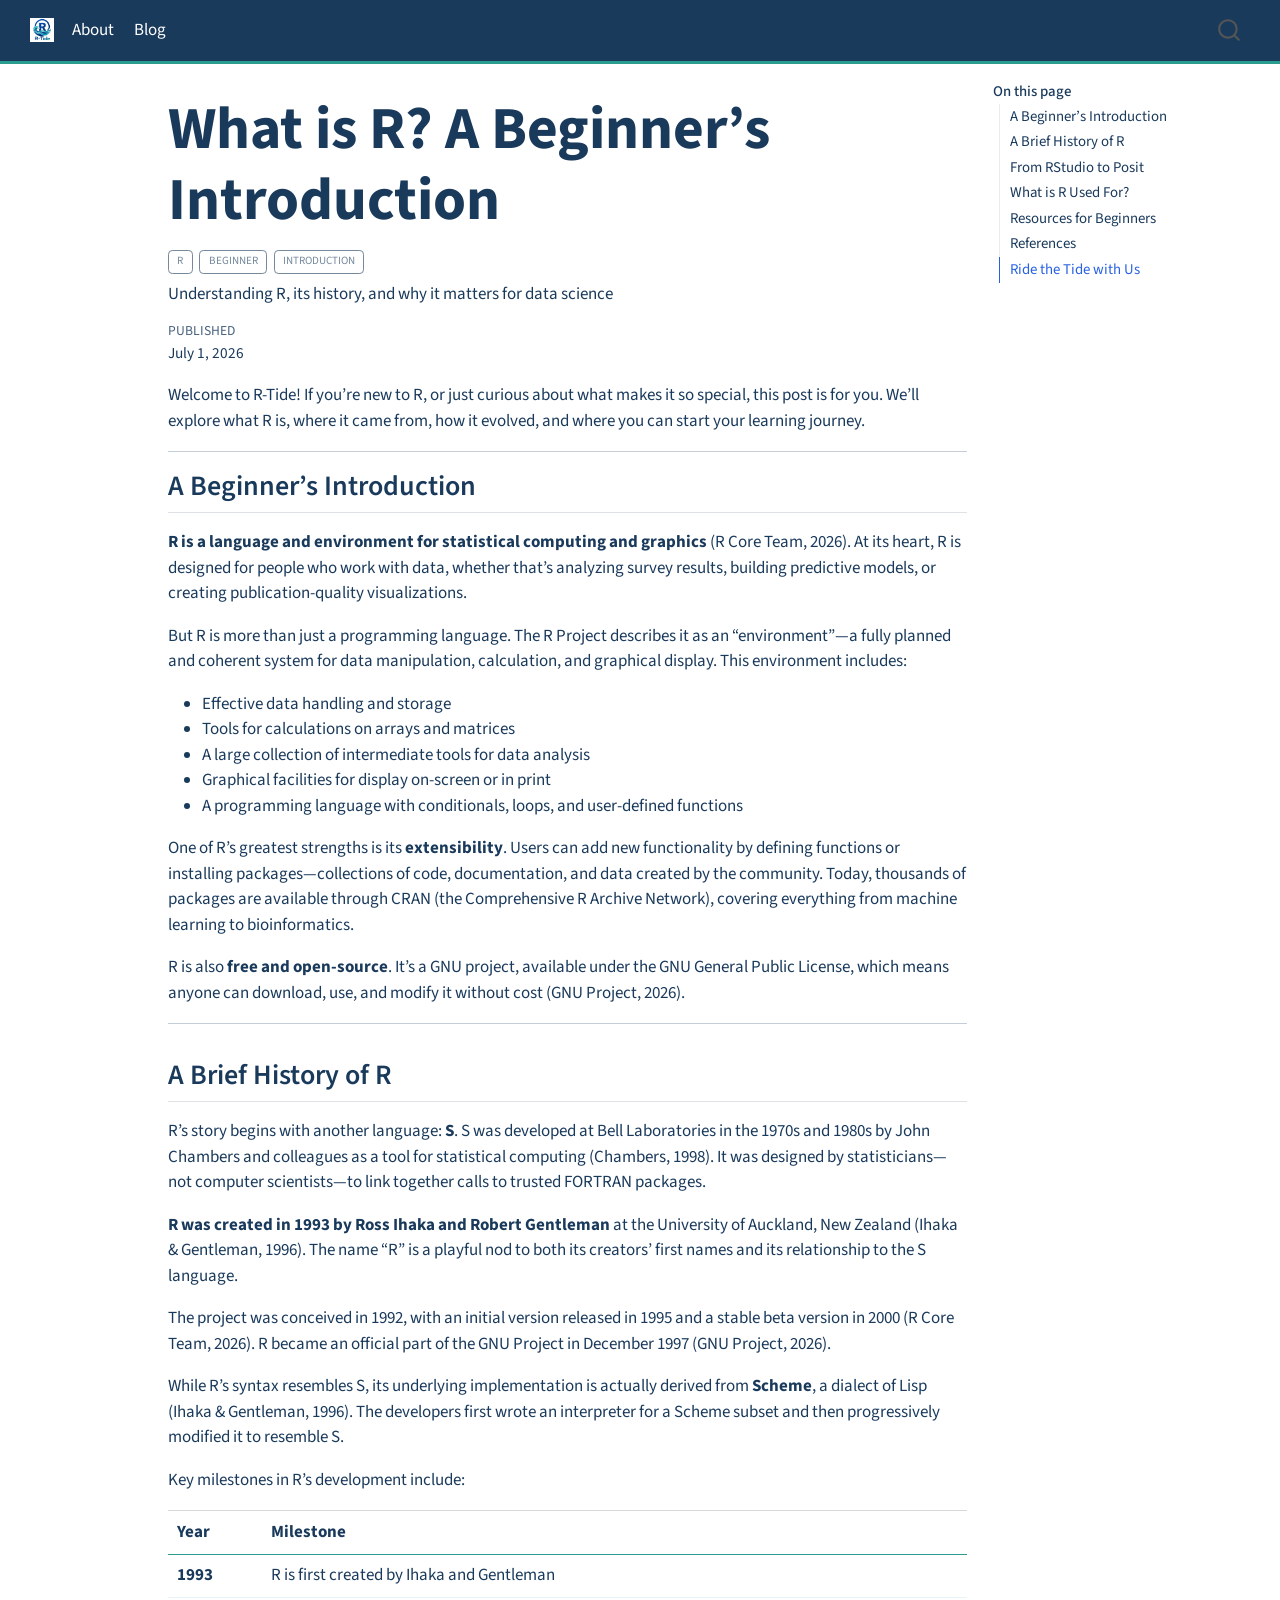
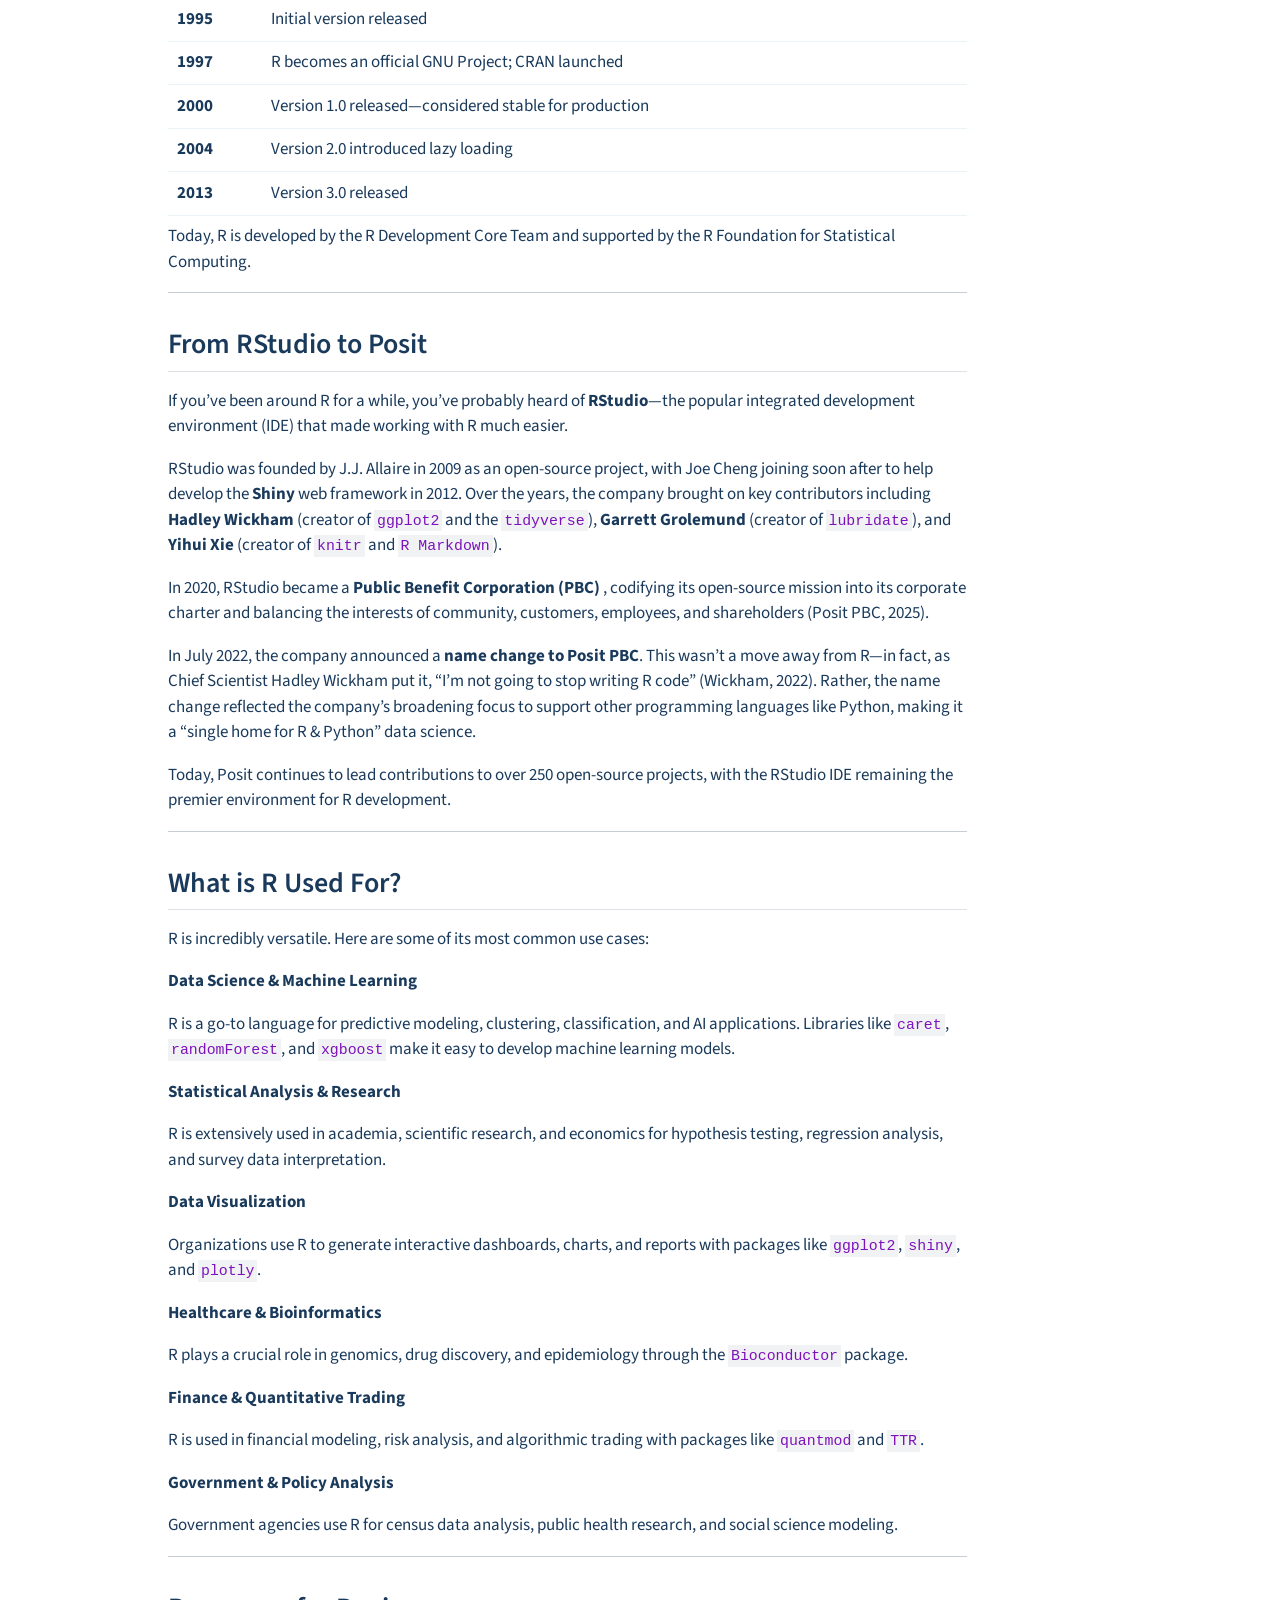
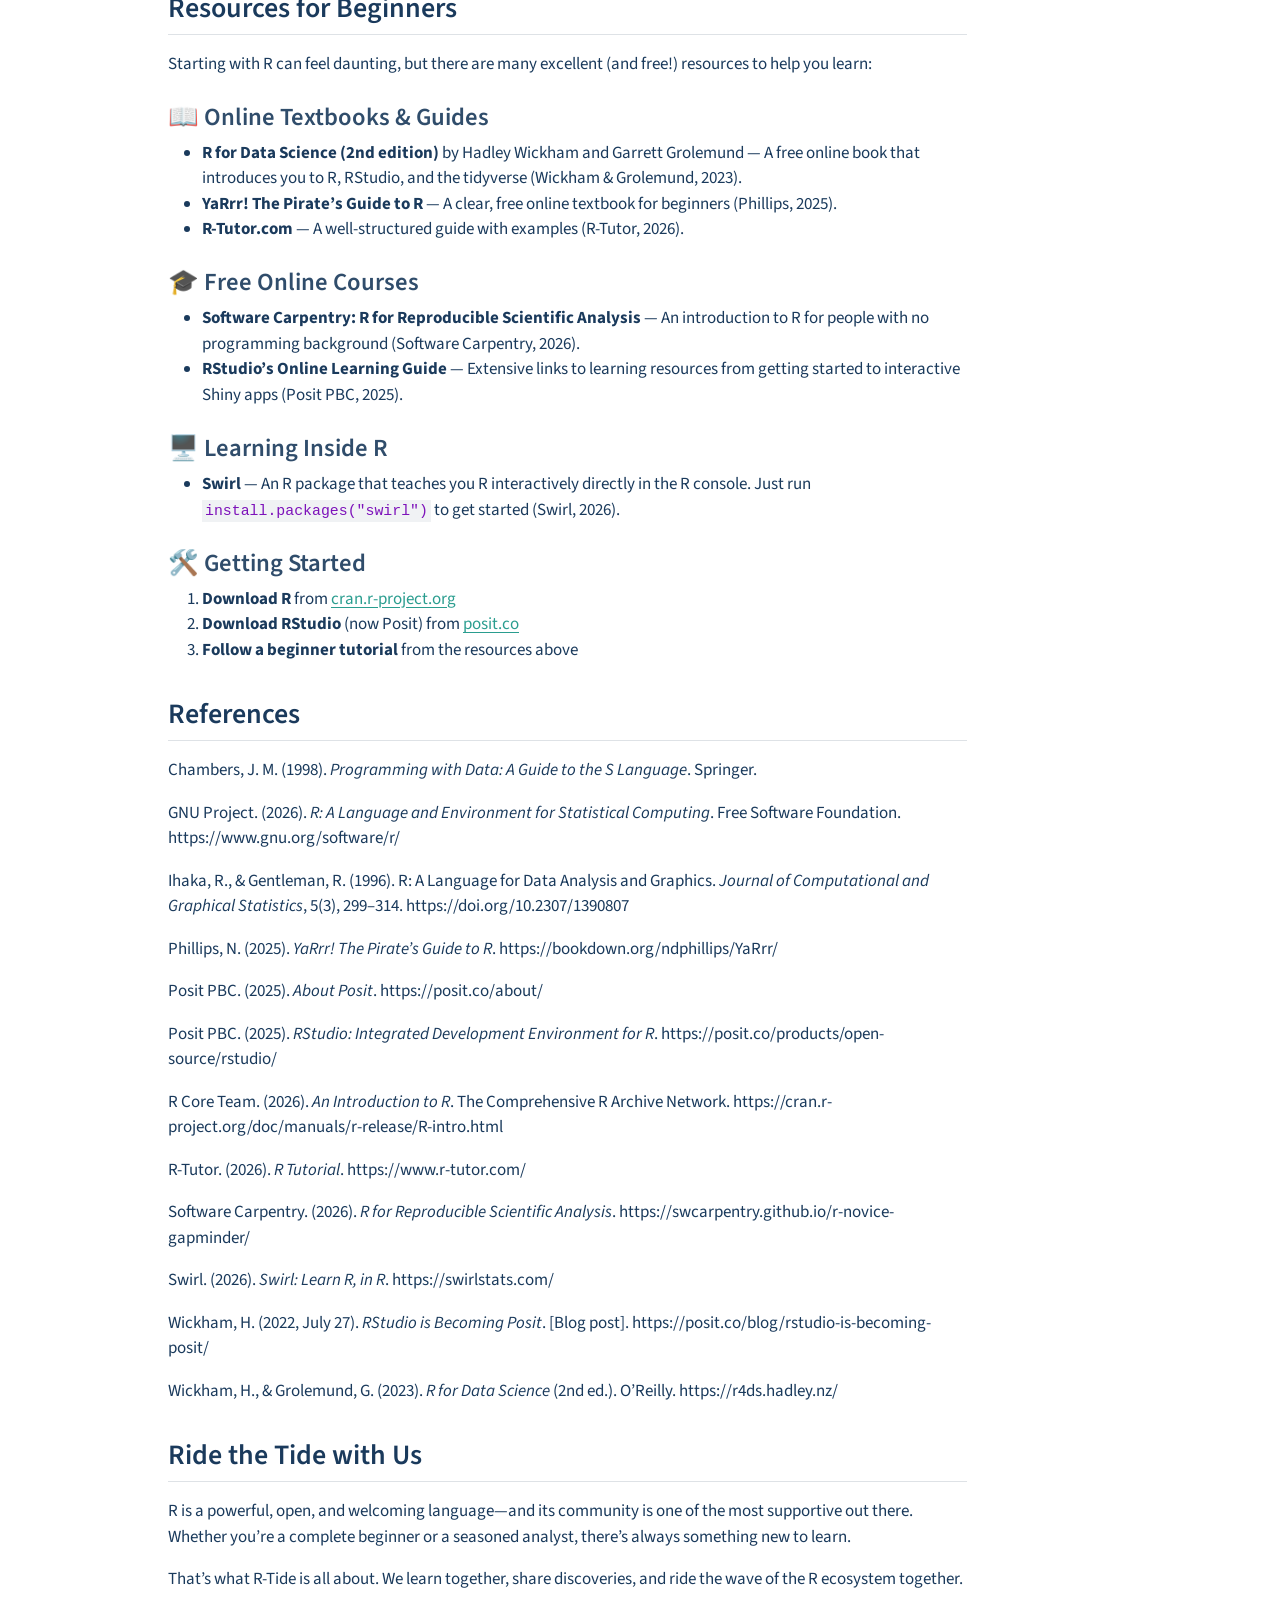
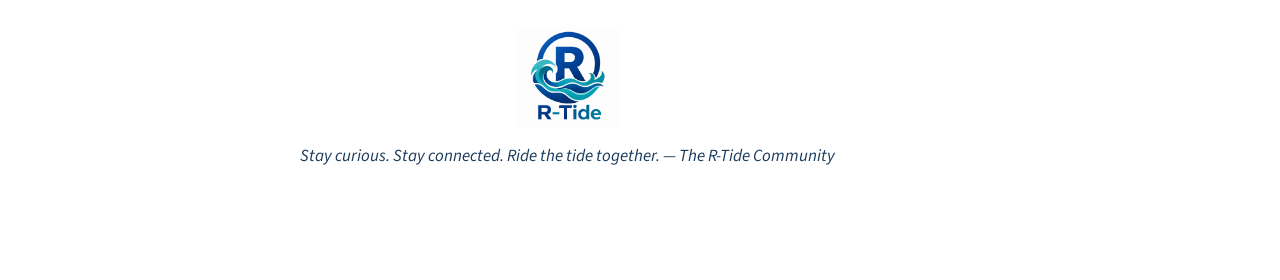
<file: posts/post1.html>
<!DOCTYPE html>
<html xmlns="http://www.w3.org/1999/xhtml" lang="en" xml:lang="en"><head>

<meta charset="utf-8">
<meta name="generator" content="quarto-1.9.38">

<meta name="viewport" content="width=device-width, initial-scale=1.0, user-scalable=yes">

<meta name="dcterms.date" content="2026-07-01">
<meta name="description" content="Understanding R, its history, and why it matters for data science">

<title>What is R? A Beginner’s Introduction</title>
<style>
/* Default styles provided by pandoc.
** See https://pandoc.org/MANUAL.html#variables-for-html for config info.
*/
code{white-space: pre-wrap;}
span.smallcaps{font-variant: small-caps;}
div.columns{display: flex; gap: min(4vw, 1.5em);}
div.column{flex: auto; overflow-x: auto;}
div.hanging-indent{margin-left: 1.5em; text-indent: -1.5em;}
ul.task-list{list-style: none;}
ul.task-list li input[type="checkbox"] {
  width: 0.8em;
  margin: 0 0.8em 0.2em -1em; /* quarto-specific, see https://github.com/quarto-dev/quarto-cli/issues/4556 */ 
  vertical-align: middle;
}
</style>


<script src="../site_libs/quarto-nav/quarto-nav.js"></script>
<script src="../site_libs/quarto-nav/headroom.min.js"></script>
<script src="../site_libs/clipboard/clipboard.min.js"></script>
<script src="../site_libs/quarto-search/autocomplete.umd.js"></script>
<script src="../site_libs/quarto-search/fuse.min.js"></script>
<script src="../site_libs/quarto-search/quarto-search.js"></script>
<meta name="quarto:offset" content="../">
<link href="../images/rtide.png" rel="icon" type="image/png">
<script src="../site_libs/quarto-html/quarto.js" type="module"></script>
<script src="../site_libs/quarto-html/tabsets/tabsets.js" type="module"></script>
<script src="../site_libs/quarto-html/popper.min.js"></script>
<script src="../site_libs/quarto-html/tippy.umd.min.js"></script>
<script src="../site_libs/quarto-html/anchor.min.js"></script>
<link href="../site_libs/quarto-html/tippy.css" rel="stylesheet">
<link href="../site_libs/quarto-html/quarto-syntax-highlighting-15634bcf2e68342d4ad2dfa704d543f6.css" rel="stylesheet" id="quarto-text-highlighting-styles">
<script src="../site_libs/bootstrap/bootstrap.min.js"></script>
<link href="../site_libs/bootstrap/bootstrap-icons.css" rel="stylesheet">
<link href="../site_libs/bootstrap/bootstrap-a0f9fd0d421825b736dc1bbcbcba2219.min.css" rel="stylesheet" append-hash="true" id="quarto-bootstrap" data-mode="light">
<script id="quarto-search-options" type="application/json">{
  "location": "navbar",
  "copy-button": false,
  "collapse-after": 3,
  "panel-placement": "end",
  "type": "overlay",
  "limit": 50,
  "keyboard-shortcut": [
    "f",
    "/",
    "s"
  ],
  "show-item-context": false,
  "language": {
    "search-no-results-text": "No results",
    "search-matching-documents-text": "matching documents",
    "search-copy-link-title": "Copy link to search",
    "search-hide-matches-text": "Hide additional matches",
    "search-more-match-text": "more match in this document",
    "search-more-matches-text": "more matches in this document",
    "search-clear-button-title": "Clear",
    "search-text-placeholder": "",
    "search-detached-cancel-button-title": "Cancel",
    "search-submit-button-title": "Submit",
    "search-label": "Search"
  }
}</script>


<link rel="stylesheet" href="../styles.css">
</head>

<body class="nav-fixed quarto-light">

<div id="quarto-search-results"></div>
  <header id="quarto-header" class="headroom fixed-top">
    <nav class="navbar navbar-expand-lg " data-bs-theme="dark">
      <div class="navbar-container container-fluid">
      <div class="navbar-brand-container mx-auto">
    <a href="../index.html" class="navbar-brand navbar-brand-logo">
    <img src="../images/rtide-logo.png" alt="" class="navbar-logo light-content">
    <img src="../images/rtide-logo.png" alt="" class="navbar-logo dark-content">
    </a>
  </div>
            <div id="quarto-search" class="" title="Search"></div>
          <button class="navbar-toggler" type="button" data-bs-toggle="collapse" data-bs-target="#navbarCollapse" aria-controls="navbarCollapse" role="menu" aria-expanded="false" aria-label="Toggle navigation" onclick="if (window.quartoToggleHeadroom) { window.quartoToggleHeadroom(); }">
  <span class="navbar-toggler-icon"></span>
</button>
          <div class="collapse navbar-collapse" id="navbarCollapse">
            <ul class="navbar-nav navbar-nav-scroll me-auto">
  <li class="nav-item">
    <a class="nav-link" href="../index.html"> 
<span class="menu-text">About</span></a>
  </li>  
  <li class="nav-item">
    <a class="nav-link" href="../blog.html"> 
<span class="menu-text">Blog</span></a>
  </li>  
</ul>
          </div> <!-- /navcollapse -->
            <div class="quarto-navbar-tools">
</div>
      </div> <!-- /container-fluid -->
    </nav>
</header>
<!-- content -->
<div id="quarto-content" class="quarto-container page-columns page-rows-contents page-layout-article page-navbar">
<!-- sidebar -->
<!-- margin-sidebar -->
    <div id="quarto-margin-sidebar" class="sidebar margin-sidebar">
        <nav id="TOC" role="doc-toc" class="toc-active">
    <h2 id="toc-title">On this page</h2>
   
  <ul>
  <li><a href="#a-beginners-introduction" id="toc-a-beginners-introduction" class="nav-link active" data-scroll-target="#a-beginners-introduction">A Beginner’s Introduction</a></li>
  <li><a href="#a-brief-history-of-r" id="toc-a-brief-history-of-r" class="nav-link" data-scroll-target="#a-brief-history-of-r">A Brief History of R</a></li>
  <li><a href="#from-rstudio-to-posit" id="toc-from-rstudio-to-posit" class="nav-link" data-scroll-target="#from-rstudio-to-posit">From RStudio to Posit</a></li>
  <li><a href="#what-is-r-used-for" id="toc-what-is-r-used-for" class="nav-link" data-scroll-target="#what-is-r-used-for">What is R Used For?</a></li>
  <li><a href="#resources-for-beginners" id="toc-resources-for-beginners" class="nav-link" data-scroll-target="#resources-for-beginners">Resources for Beginners</a>
  <ul class="collapse">
  <li><a href="#online-textbooks-guides" id="toc-online-textbooks-guides" class="nav-link" data-scroll-target="#online-textbooks-guides">📖 Online Textbooks &amp; Guides</a></li>
  <li><a href="#free-online-courses" id="toc-free-online-courses" class="nav-link" data-scroll-target="#free-online-courses">🎓 Free Online Courses</a></li>
  <li><a href="#learning-inside-r" id="toc-learning-inside-r" class="nav-link" data-scroll-target="#learning-inside-r">🖥️ Learning Inside R</a></li>
  <li><a href="#getting-started" id="toc-getting-started" class="nav-link" data-scroll-target="#getting-started">🛠️ Getting Started</a></li>
  </ul></li>
  <li><a href="#references" id="toc-references" class="nav-link" data-scroll-target="#references">References</a></li>
  <li><a href="#ride-the-tide-with-us" id="toc-ride-the-tide-with-us" class="nav-link" data-scroll-target="#ride-the-tide-with-us">Ride the Tide with Us</a></li>
  </ul>
</nav>
    </div>
<!-- main -->
<main class="content" id="quarto-document-content">

<header id="title-block-header" class="quarto-title-block default">
<div class="quarto-title">
<h1 class="title">What is R? A Beginner’s Introduction</h1>
  <div class="quarto-categories">
    <div class="quarto-category">R</div>
    <div class="quarto-category">beginner</div>
    <div class="quarto-category">introduction</div>
  </div>
  </div>

<div>
  <div class="description">
    Understanding R, its history, and why it matters for data science
  </div>
</div>


<div class="quarto-title-meta">

    
    <div>
    <div class="quarto-title-meta-heading">Published</div>
    <div class="quarto-title-meta-contents">
      <p class="date">July 1, 2026</p>
    </div>
  </div>
  
    
  </div>
  


</header>


<p>Welcome to R-Tide! If you’re new to R, or just curious about what makes it so special, this post is for you. We’ll explore what R is, where it came from, how it evolved, and where you can start your learning journey.</p>
<hr>
<section id="a-beginners-introduction" class="level2">
<h2 class="anchored" data-anchor-id="a-beginners-introduction">A Beginner’s Introduction</h2>
<p><strong>R is a language and environment for statistical computing and graphics</strong> (R Core Team, 2026). At its heart, R is designed for people who work with data, whether that’s analyzing survey results, building predictive models, or creating publication-quality visualizations.</p>
<p>But R is more than just a programming language. The R Project describes it as an “environment”—a fully planned and coherent system for data manipulation, calculation, and graphical display. This environment includes:</p>
<ul>
<li>Effective data handling and storage</li>
<li>Tools for calculations on arrays and matrices</li>
<li>A large collection of intermediate tools for data analysis</li>
<li>Graphical facilities for display on-screen or in print</li>
<li>A programming language with conditionals, loops, and user-defined functions</li>
</ul>
<p>One of R’s greatest strengths is its <strong>extensibility</strong>. Users can add new functionality by defining functions or installing packages—collections of code, documentation, and data created by the community. Today, thousands of packages are available through CRAN (the Comprehensive R Archive Network), covering everything from machine learning to bioinformatics.</p>
<p>R is also <strong>free and open-source</strong>. It’s a GNU project, available under the GNU General Public License, which means anyone can download, use, and modify it without cost (GNU Project, 2026).</p>
<hr>
</section>
<section id="a-brief-history-of-r" class="level2">
<h2 class="anchored" data-anchor-id="a-brief-history-of-r">A Brief History of R</h2>
<p>R’s story begins with another language: <strong>S</strong>. S was developed at Bell Laboratories in the 1970s and 1980s by John Chambers and colleagues as a tool for statistical computing (Chambers, 1998). It was designed by statisticians—not computer scientists—to link together calls to trusted FORTRAN packages.</p>
<p><strong>R was created in 1993 by Ross Ihaka and Robert Gentleman</strong> at the University of Auckland, New Zealand (Ihaka &amp; Gentleman, 1996). The name “R” is a playful nod to both its creators’ first names and its relationship to the S language.</p>
<p>The project was conceived in 1992, with an initial version released in 1995 and a stable beta version in 2000 (R Core Team, 2026). R became an official part of the GNU Project in December 1997 (GNU Project, 2026).</p>
<p>While R’s syntax resembles S, its underlying implementation is actually derived from <strong>Scheme</strong>, a dialect of Lisp (Ihaka &amp; Gentleman, 1996). The developers first wrote an interpreter for a Scheme subset and then progressively modified it to resemble S.</p>
<p>Key milestones in R’s development include:</p>
<table class="caption-top table">
<thead>
<tr class="header">
<th>Year</th>
<th>Milestone</th>
</tr>
</thead>
<tbody>
<tr class="odd">
<td><strong>1993</strong></td>
<td>R is first created by Ihaka and Gentleman</td>
</tr>
<tr class="even">
<td><strong>1995</strong></td>
<td>Initial version released</td>
</tr>
<tr class="odd">
<td><strong>1997</strong></td>
<td>R becomes an official GNU Project; CRAN launched</td>
</tr>
<tr class="even">
<td><strong>2000</strong></td>
<td>Version 1.0 released—considered stable for production</td>
</tr>
<tr class="odd">
<td><strong>2004</strong></td>
<td>Version 2.0 introduced lazy loading</td>
</tr>
<tr class="even">
<td><strong>2013</strong></td>
<td>Version 3.0 released</td>
</tr>
</tbody>
</table>
<p>Today, R is developed by the R Development Core Team and supported by the R Foundation for Statistical Computing.</p>
<hr>
</section>
<section id="from-rstudio-to-posit" class="level2">
<h2 class="anchored" data-anchor-id="from-rstudio-to-posit">From RStudio to Posit</h2>
<p>If you’ve been around R for a while, you’ve probably heard of <strong>RStudio</strong>—the popular integrated development environment (IDE) that made working with R much easier.</p>
<p>RStudio was founded by J.J. Allaire in 2009 as an open-source project, with Joe Cheng joining soon after to help develop the <strong>Shiny</strong> web framework in 2012. Over the years, the company brought on key contributors including <strong>Hadley Wickham</strong> (creator of <code>ggplot2</code> and the <code>tidyverse</code>), <strong>Garrett Grolemund</strong> (creator of <code>lubridate</code>), and <strong>Yihui Xie</strong> (creator of <code>knitr</code> and <code>R Markdown</code>).</p>
<p>In 2020, RStudio became a <strong>Public Benefit Corporation (PBC)</strong> , codifying its open-source mission into its corporate charter and balancing the interests of community, customers, employees, and shareholders (Posit PBC, 2025).</p>
<p>In July 2022, the company announced a <strong>name change to Posit PBC</strong>. This wasn’t a move away from R—in fact, as Chief Scientist Hadley Wickham put it, “I’m not going to stop writing R code” (Wickham, 2022). Rather, the name change reflected the company’s broadening focus to support other programming languages like Python, making it a “single home for R &amp; Python” data science.</p>
<p>Today, Posit continues to lead contributions to over 250 open-source projects, with the RStudio IDE remaining the premier environment for R development.</p>
<hr>
</section>
<section id="what-is-r-used-for" class="level2">
<h2 class="anchored" data-anchor-id="what-is-r-used-for">What is R Used For?</h2>
<p>R is incredibly versatile. Here are some of its most common use cases:</p>
<p><strong>Data Science &amp; Machine Learning</strong></p>
<p>R is a go-to language for predictive modeling, clustering, classification, and AI applications. Libraries like <code>caret</code>, <code>randomForest</code>, and <code>xgboost</code> make it easy to develop machine learning models.</p>
<p><strong>Statistical Analysis &amp; Research</strong></p>
<p>R is extensively used in academia, scientific research, and economics for hypothesis testing, regression analysis, and survey data interpretation.</p>
<p><strong>Data Visualization</strong></p>
<p>Organizations use R to generate interactive dashboards, charts, and reports with packages like <code>ggplot2</code>, <code>shiny</code>, and <code>plotly</code>.</p>
<p><strong>Healthcare &amp; Bioinformatics</strong></p>
<p>R plays a crucial role in genomics, drug discovery, and epidemiology through the <code>Bioconductor</code> package.</p>
<p><strong>Finance &amp; Quantitative Trading</strong></p>
<p>R is used in financial modeling, risk analysis, and algorithmic trading with packages like <code>quantmod</code> and <code>TTR</code>.</p>
<p><strong>Government &amp; Policy Analysis</strong></p>
<p>Government agencies use R for census data analysis, public health research, and social science modeling.</p>
<hr>
</section>
<section id="resources-for-beginners" class="level2">
<h2 class="anchored" data-anchor-id="resources-for-beginners">Resources for Beginners</h2>
<p>Starting with R can feel daunting, but there are many excellent (and free!) resources to help you learn:</p>
<section id="online-textbooks-guides" class="level3">
<h3 class="anchored" data-anchor-id="online-textbooks-guides">📖 Online Textbooks &amp; Guides</h3>
<ul>
<li><strong>R for Data Science (2nd edition)</strong> by Hadley Wickham and Garrett Grolemund — A free online book that introduces you to R, RStudio, and the tidyverse (Wickham &amp; Grolemund, 2023).</li>
<li><strong>YaRrr! The Pirate’s Guide to R</strong> — A clear, free online textbook for beginners (Phillips, 2025).</li>
<li><strong>R-Tutor.com</strong> — A well-structured guide with examples (R-Tutor, 2026).</li>
</ul>
</section>
<section id="free-online-courses" class="level3">
<h3 class="anchored" data-anchor-id="free-online-courses">🎓 Free Online Courses</h3>
<ul>
<li><strong>Software Carpentry: R for Reproducible Scientific Analysis</strong> — An introduction to R for people with no programming background (Software Carpentry, 2026).</li>
<li><strong>RStudio’s Online Learning Guide</strong> — Extensive links to learning resources from getting started to interactive Shiny apps (Posit PBC, 2025).</li>
</ul>
</section>
<section id="learning-inside-r" class="level3">
<h3 class="anchored" data-anchor-id="learning-inside-r">🖥️ Learning Inside R</h3>
<ul>
<li><strong>Swirl</strong> — An R package that teaches you R interactively directly in the R console. Just run <code>install.packages("swirl")</code> to get started (Swirl, 2026).</li>
</ul>
</section>
<section id="getting-started" class="level3">
<h3 class="anchored" data-anchor-id="getting-started">🛠️ Getting Started</h3>
<ol type="1">
<li><strong>Download R</strong> from <a href="https://cran.r-project.org">cran.r-project.org</a></li>
<li><strong>Download RStudio</strong> (now Posit) from <a href="https://posit.co">posit.co</a></li>
<li><strong>Follow a beginner tutorial</strong> from the resources above</li>
</ol>
</section>
</section>
<section id="references" class="level2">
<h2 class="anchored" data-anchor-id="references">References</h2>
<p>Chambers, J. M. (1998). <em>Programming with Data: A Guide to the S Language</em>. Springer.</p>
<p>GNU Project. (2026). <em>R: A Language and Environment for Statistical Computing</em>. Free Software Foundation. https://www.gnu.org/software/r/</p>
<p>Ihaka, R., &amp; Gentleman, R. (1996). R: A Language for Data Analysis and Graphics. <em>Journal of Computational and Graphical Statistics</em>, 5(3), 299–314. https://doi.org/10.2307/1390807</p>
<p>Phillips, N. (2025). <em>YaRrr! The Pirate’s Guide to R</em>. https://bookdown.org/ndphillips/YaRrr/</p>
<p>Posit PBC. (2025). <em>About Posit</em>. https://posit.co/about/</p>
<p>Posit PBC. (2025). <em>RStudio: Integrated Development Environment for R</em>. https://posit.co/products/open-source/rstudio/</p>
<p>R Core Team. (2026). <em>An Introduction to R</em>. The Comprehensive R Archive Network. https://cran.r-project.org/doc/manuals/r-release/R-intro.html</p>
<p>R-Tutor. (2026). <em>R Tutorial</em>. https://www.r-tutor.com/</p>
<p>Software Carpentry. (2026). <em>R for Reproducible Scientific Analysis</em>. https://swcarpentry.github.io/r-novice-gapminder/</p>
<p>Swirl. (2026). <em>Swirl: Learn R, in R</em>. https://swirlstats.com/</p>
<p>Wickham, H. (2022, July 27). <em>RStudio is Becoming Posit</em>. [Blog post]. https://posit.co/blog/rstudio-is-becoming-posit/</p>
<p>Wickham, H., &amp; Grolemund, G. (2023). <em>R for Data Science</em> (2nd ed.). O’Reilly. https://r4ds.hadley.nz/</p>
</section>
<section id="ride-the-tide-with-us" class="level2">
<h2 class="anchored" data-anchor-id="ride-the-tide-with-us">Ride the Tide with Us</h2>
<p>R is a powerful, open, and welcoming language—and its community is one of the most supportive out there. Whether you’re a complete beginner or a seasoned analyst, there’s always something new to learn.</p>
<p>That’s what R-Tide is all about. We learn together, share discoveries, and ride the wave of the R ecosystem together.</p>
<div style="text-align: center; margin: 2rem 0;">
<p><img src="../images/rtide-logo.png" class="img-fluid" width="100"></p>
<p><em>Stay curious. Stay connected. Ride the tide together.</em> <em>— The R-Tide Community</em></p>
</div>


</section>

</main> <!-- /main -->
<script id="quarto-html-after-body" type="application/javascript">
  window.document.addEventListener("DOMContentLoaded", function (event) {
    const icon = "";
    const anchorJS = new window.AnchorJS();
    anchorJS.options = {
      placement: 'right',
      icon: icon
    };
    anchorJS.add('.anchored');
    const isCodeAnnotation = (el) => {
      for (const clz of el.classList) {
        if (clz.startsWith('code-annotation-')) {                     
          return true;
        }
      }
      return false;
    }
    const onCopySuccess = function(e) {
      // button target
      const button = e.trigger;
      // don't keep focus
      button.blur();
      // flash "checked"
      button.classList.add('code-copy-button-checked');
      var currentTitle = button.getAttribute("title");
      button.setAttribute("title", "Copied!");
      let tooltip;
      if (window.bootstrap) {
        button.setAttribute("data-bs-toggle", "tooltip");
        button.setAttribute("data-bs-placement", "left");
        button.setAttribute("data-bs-title", "Copied!");
        tooltip = new bootstrap.Tooltip(button, 
          { trigger: "manual", 
            customClass: "code-copy-button-tooltip",
            offset: [0, -8]});
        tooltip.show();    
      }
      setTimeout(function() {
        if (tooltip) {
          tooltip.hide();
          button.removeAttribute("data-bs-title");
          button.removeAttribute("data-bs-toggle");
          button.removeAttribute("data-bs-placement");
        }
        button.setAttribute("title", currentTitle);
        button.classList.remove('code-copy-button-checked');
      }, 1000);
      // clear code selection
      e.clearSelection();
    }
    const getTextToCopy = function(trigger) {
      const outerScaffold = trigger.parentElement.cloneNode(true);
      const codeEl = outerScaffold.querySelector('code');
      for (const childEl of codeEl.children) {
        if (isCodeAnnotation(childEl)) {
          childEl.remove();
        }
      }
      return codeEl.innerText;
    }
    const clipboard = new window.ClipboardJS('.code-copy-button:not([data-in-quarto-modal])', {
      text: getTextToCopy
    });
    clipboard.on('success', onCopySuccess);
    if (window.document.getElementById('quarto-embedded-source-code-modal')) {
      const clipboardModal = new window.ClipboardJS('.code-copy-button[data-in-quarto-modal]', {
        text: getTextToCopy,
        container: window.document.getElementById('quarto-embedded-source-code-modal')
      });
      clipboardModal.on('success', onCopySuccess);
    }
      var localhostRegex = new RegExp(/^(?:http|https):\/\/localhost\:?[0-9]*\//);
      var mailtoRegex = new RegExp(/^mailto:/);
        var filterRegex = new RegExp("https:\/\/r-tidecommunity\.github\.io\/site\/");
      var isInternal = (href) => {
          return filterRegex.test(href) || localhostRegex.test(href) || mailtoRegex.test(href);
      }
      // Inspect non-navigation links and adorn them if external
     var links = window.document.querySelectorAll('a[href]:not(.nav-link):not(.navbar-brand):not(.toc-action):not(.sidebar-link):not(.sidebar-item-toggle):not(.pagination-link):not(.no-external):not([aria-hidden]):not(.dropdown-item):not(.quarto-navigation-tool):not(.about-link)');
      for (var i=0; i<links.length; i++) {
        const link = links[i];
        if (!isInternal(link.href)) {
          // undo the damage that might have been done by quarto-nav.js in the case of
          // links that we want to consider external
          if (link.dataset.originalHref !== undefined) {
            link.href = link.dataset.originalHref;
          }
        }
      }
    function tippyHover(el, contentFn, onTriggerFn, onUntriggerFn) {
      const config = {
        allowHTML: true,
        maxWidth: 500,
        delay: 100,
        arrow: false,
        appendTo: function(el) {
            return el.parentElement;
        },
        interactive: true,
        interactiveBorder: 10,
        theme: 'quarto',
        placement: 'bottom-start',
      };
      if (contentFn) {
        config.content = contentFn;
      }
      if (onTriggerFn) {
        config.onTrigger = onTriggerFn;
      }
      if (onUntriggerFn) {
        config.onUntrigger = onUntriggerFn;
      }
      window.tippy(el, config); 
    }
    const noterefs = window.document.querySelectorAll('a[role="doc-noteref"]');
    for (var i=0; i<noterefs.length; i++) {
      const ref = noterefs[i];
      tippyHover(ref, function() {
        // use id or data attribute instead here
        let href = ref.getAttribute('data-footnote-href') || ref.getAttribute('href');
        try { href = new URL(href).hash; } catch {}
        const id = href.replace(/^#\/?/, "");
        const note = window.document.getElementById(id);
        if (note) {
          return note.innerHTML;
        } else {
          return "";
        }
      });
    }
    const xrefs = window.document.querySelectorAll('a.quarto-xref');
    const processXRef = (id, note) => {
      // Strip column container classes
      const stripColumnClz = (el) => {
        el.classList.remove("page-full", "page-columns");
        if (el.children) {
          for (const child of el.children) {
            stripColumnClz(child);
          }
        }
      }
      stripColumnClz(note)
      if (id === null || id.startsWith('sec-')) {
        // Special case sections, only their first couple elements
        const container = document.createElement("div");
        if (note.children && note.children.length > 2) {
          container.appendChild(note.children[0].cloneNode(true));
          for (let i = 1; i < note.children.length; i++) {
            const child = note.children[i];
            if (child.tagName === "P" && child.innerText === "") {
              continue;
            } else {
              container.appendChild(child.cloneNode(true));
              break;
            }
          }
          if (window.Quarto?.typesetMath) {
            window.Quarto.typesetMath(container);
          }
          return container.innerHTML
        } else {
          if (window.Quarto?.typesetMath) {
            window.Quarto.typesetMath(note);
          }
          return note.innerHTML;
        }
      } else {
        // Remove any anchor links if they are present
        const anchorLink = note.querySelector('a.anchorjs-link');
        if (anchorLink) {
          anchorLink.remove();
        }
        if (window.Quarto?.typesetMath) {
          window.Quarto.typesetMath(note);
        }
        if (note.classList.contains("callout")) {
          return note.outerHTML;
        } else {
          return note.innerHTML;
        }
      }
    }
    for (var i=0; i<xrefs.length; i++) {
      const xref = xrefs[i];
      tippyHover(xref, undefined, function(instance) {
        instance.disable();
        let url = xref.getAttribute('href');
        let hash = undefined; 
        if (url.startsWith('#')) {
          hash = url;
        } else {
          try { hash = new URL(url).hash; } catch {}
        }
        if (hash) {
          const id = hash.replace(/^#\/?/, "");
          const note = window.document.getElementById(id);
          if (note !== null) {
            try {
              const html = processXRef(id, note.cloneNode(true));
              instance.setContent(html);
            } finally {
              instance.enable();
              instance.show();
            }
          } else {
            // See if we can fetch this
            fetch(url.split('#')[0])
            .then(res => res.text())
            .then(html => {
              const parser = new DOMParser();
              const htmlDoc = parser.parseFromString(html, "text/html");
              const note = htmlDoc.getElementById(id);
              if (note !== null) {
                const html = processXRef(id, note);
                instance.setContent(html);
              } 
            }).finally(() => {
              instance.enable();
              instance.show();
            });
          }
        } else {
          // See if we can fetch a full url (with no hash to target)
          // This is a special case and we should probably do some content thinning / targeting
          fetch(url)
          .then(res => res.text())
          .then(html => {
            const parser = new DOMParser();
            const htmlDoc = parser.parseFromString(html, "text/html");
            const note = htmlDoc.querySelector('main.content');
            if (note !== null) {
              // This should only happen for chapter cross references
              // (since there is no id in the URL)
              // remove the first header
              if (note.children.length > 0 && note.children[0].tagName === "HEADER") {
                note.children[0].remove();
              }
              const html = processXRef(null, note);
              instance.setContent(html);
            } 
          }).finally(() => {
            instance.enable();
            instance.show();
          });
        }
      }, function(instance) {
      });
    }
        let selectedAnnoteEl;
        const selectorForAnnotation = ( cell, annotation) => {
          let cellAttr = 'data-code-cell="' + cell + '"';
          let lineAttr = 'data-code-annotation="' +  annotation + '"';
          const selector = 'span[' + cellAttr + '][' + lineAttr + ']';
          return selector;
        }
        const selectCodeLines = (annoteEl) => {
          const doc = window.document;
          const targetCell = annoteEl.getAttribute("data-target-cell");
          const targetAnnotation = annoteEl.getAttribute("data-target-annotation");
          const annoteSpan = window.document.querySelector(selectorForAnnotation(targetCell, targetAnnotation));
          const lines = annoteSpan.getAttribute("data-code-lines").split(",");
          const lineIds = lines.map((line) => {
            return targetCell + "-" + line;
          })
          let top = null;
          let height = null;
          let parent = null;
          if (lineIds.length > 0) {
              //compute the position of the single el (top and bottom and make a div)
              const el = window.document.getElementById(lineIds[0]);
              top = el.offsetTop;
              height = el.offsetHeight;
              parent = el.parentElement.parentElement;
            if (lineIds.length > 1) {
              const lastEl = window.document.getElementById(lineIds[lineIds.length - 1]);
              const bottom = lastEl.offsetTop + lastEl.offsetHeight;
              height = bottom - top;
            }
            if (top !== null && height !== null && parent !== null) {
              // cook up a div (if necessary) and position it 
              let div = window.document.getElementById("code-annotation-line-highlight");
              if (div === null) {
                div = window.document.createElement("div");
                div.setAttribute("id", "code-annotation-line-highlight");
                div.style.position = 'absolute';
                parent.appendChild(div);
              }
              div.style.top = top - 2 + "px";
              div.style.height = height + 4 + "px";
              div.style.left = 0;
              let gutterDiv = window.document.getElementById("code-annotation-line-highlight-gutter");
              if (gutterDiv === null) {
                gutterDiv = window.document.createElement("div");
                gutterDiv.setAttribute("id", "code-annotation-line-highlight-gutter");
                gutterDiv.style.position = 'absolute';
                const codeCell = window.document.getElementById(targetCell);
                const gutter = codeCell.querySelector('.code-annotation-gutter');
                gutter.appendChild(gutterDiv);
              }
              gutterDiv.style.top = top - 2 + "px";
              gutterDiv.style.height = height + 4 + "px";
            }
            selectedAnnoteEl = annoteEl;
          }
        };
        const unselectCodeLines = () => {
          const elementsIds = ["code-annotation-line-highlight", "code-annotation-line-highlight-gutter"];
          elementsIds.forEach((elId) => {
            const div = window.document.getElementById(elId);
            if (div) {
              div.remove();
            }
          });
          selectedAnnoteEl = undefined;
        };
          // Handle positioning of the toggle
      window.addEventListener(
        "resize",
        throttle(() => {
          elRect = undefined;
          if (selectedAnnoteEl) {
            selectCodeLines(selectedAnnoteEl);
          }
        }, 10)
      );
      function throttle(fn, ms) {
      let throttle = false;
      let timer;
        return (...args) => {
          if(!throttle) { // first call gets through
              fn.apply(this, args);
              throttle = true;
          } else { // all the others get throttled
              if(timer) clearTimeout(timer); // cancel #2
              timer = setTimeout(() => {
                fn.apply(this, args);
                timer = throttle = false;
              }, ms);
          }
        };
      }
        // Attach click handler to the DT
        const annoteDls = window.document.querySelectorAll('dt[data-target-cell]');
        for (const annoteDlNode of annoteDls) {
          annoteDlNode.addEventListener('click', (event) => {
            const clickedEl = event.target;
            if (clickedEl !== selectedAnnoteEl) {
              unselectCodeLines();
              const activeEl = window.document.querySelector('dt[data-target-cell].code-annotation-active');
              if (activeEl) {
                activeEl.classList.remove('code-annotation-active');
              }
              selectCodeLines(clickedEl);
              clickedEl.classList.add('code-annotation-active');
            } else {
              // Unselect the line
              unselectCodeLines();
              clickedEl.classList.remove('code-annotation-active');
            }
          });
        }
    const findCites = (el) => {
      const parentEl = el.parentElement;
      if (parentEl) {
        const cites = parentEl.dataset.cites;
        if (cites) {
          return {
            el,
            cites: cites.split(' ')
          };
        } else {
          return findCites(el.parentElement)
        }
      } else {
        return undefined;
      }
    };
    var bibliorefs = window.document.querySelectorAll('a[role="doc-biblioref"]');
    for (var i=0; i<bibliorefs.length; i++) {
      const ref = bibliorefs[i];
      const citeInfo = findCites(ref);
      if (citeInfo) {
        tippyHover(citeInfo.el, function() {
          var popup = window.document.createElement('div');
          citeInfo.cites.forEach(function(cite) {
            var citeDiv = window.document.createElement('div');
            citeDiv.classList.add('hanging-indent');
            citeDiv.classList.add('csl-entry');
            var biblioDiv = window.document.getElementById('ref-' + cite);
            if (biblioDiv) {
              citeDiv.innerHTML = biblioDiv.innerHTML;
            }
            popup.appendChild(citeDiv);
          });
          return popup.innerHTML;
        });
      }
    }
  });
  </script>
</div> <!-- /content -->




</body></html>
</file>
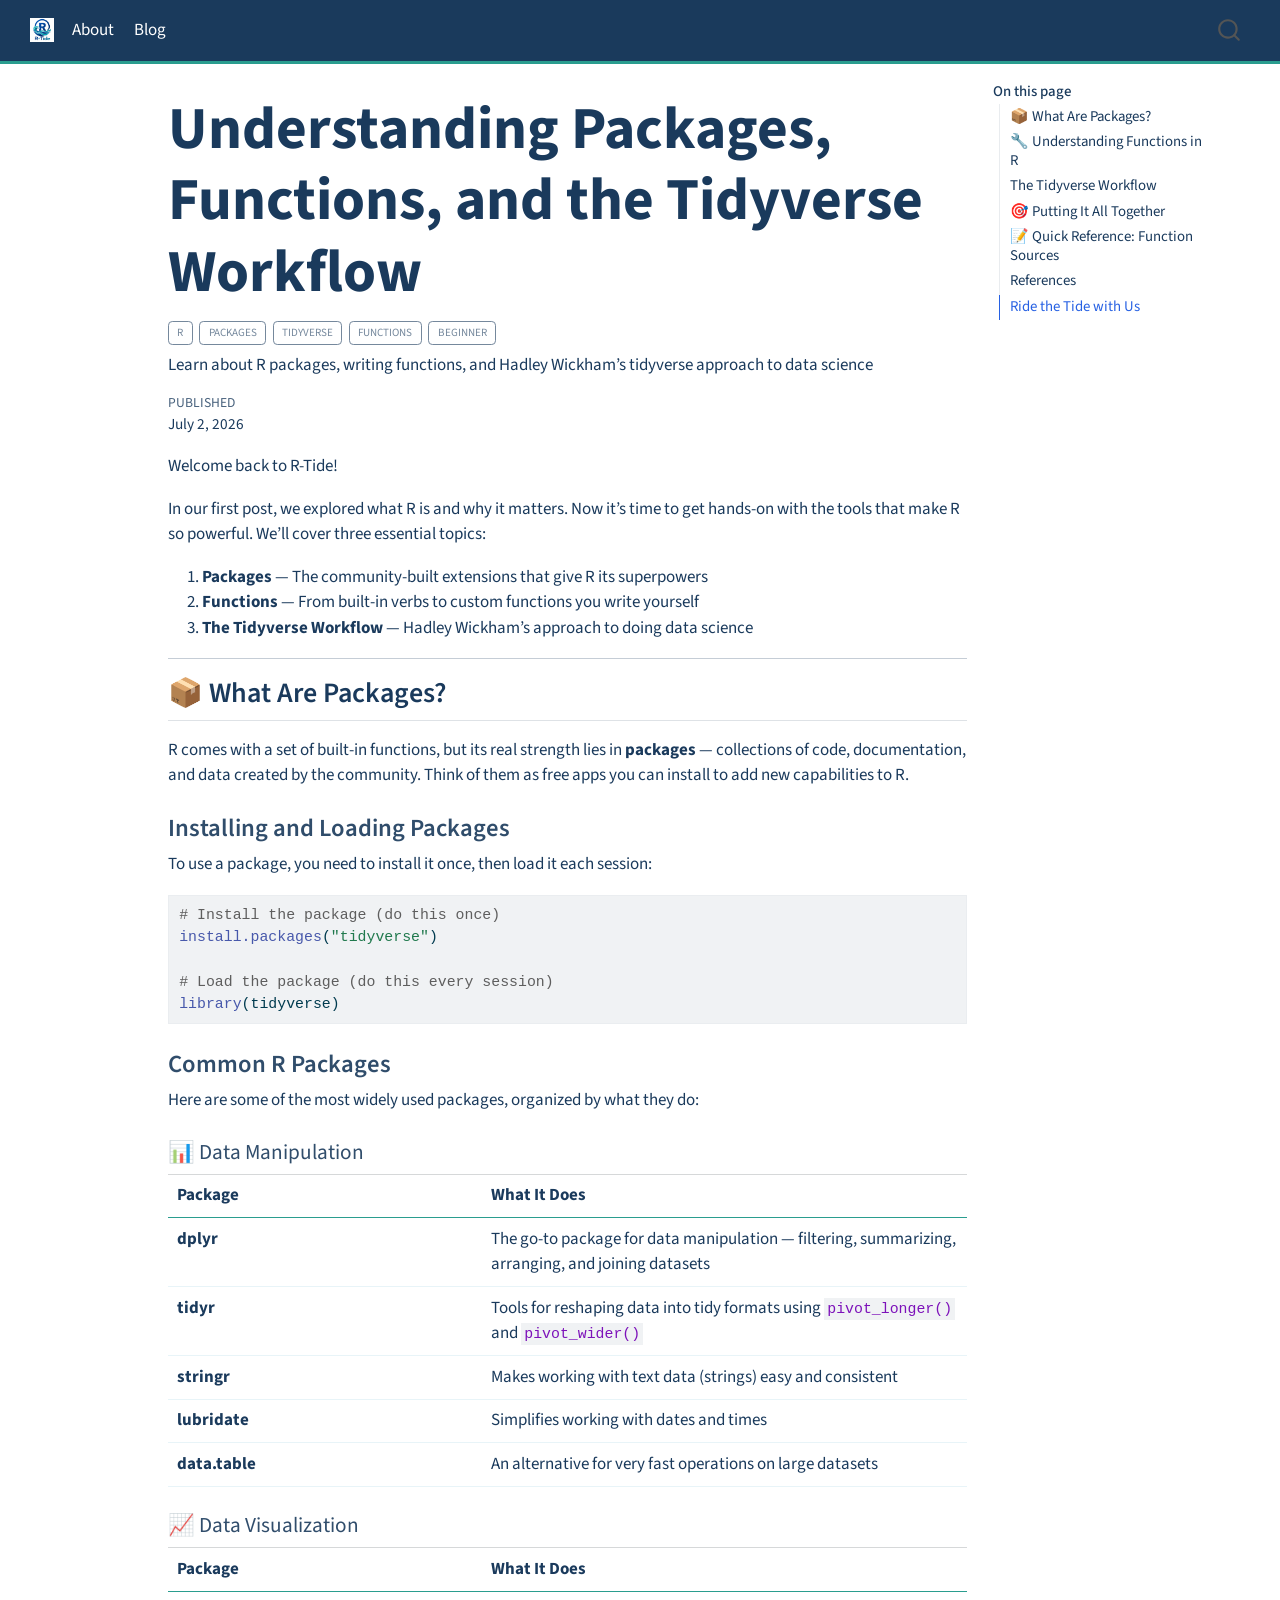
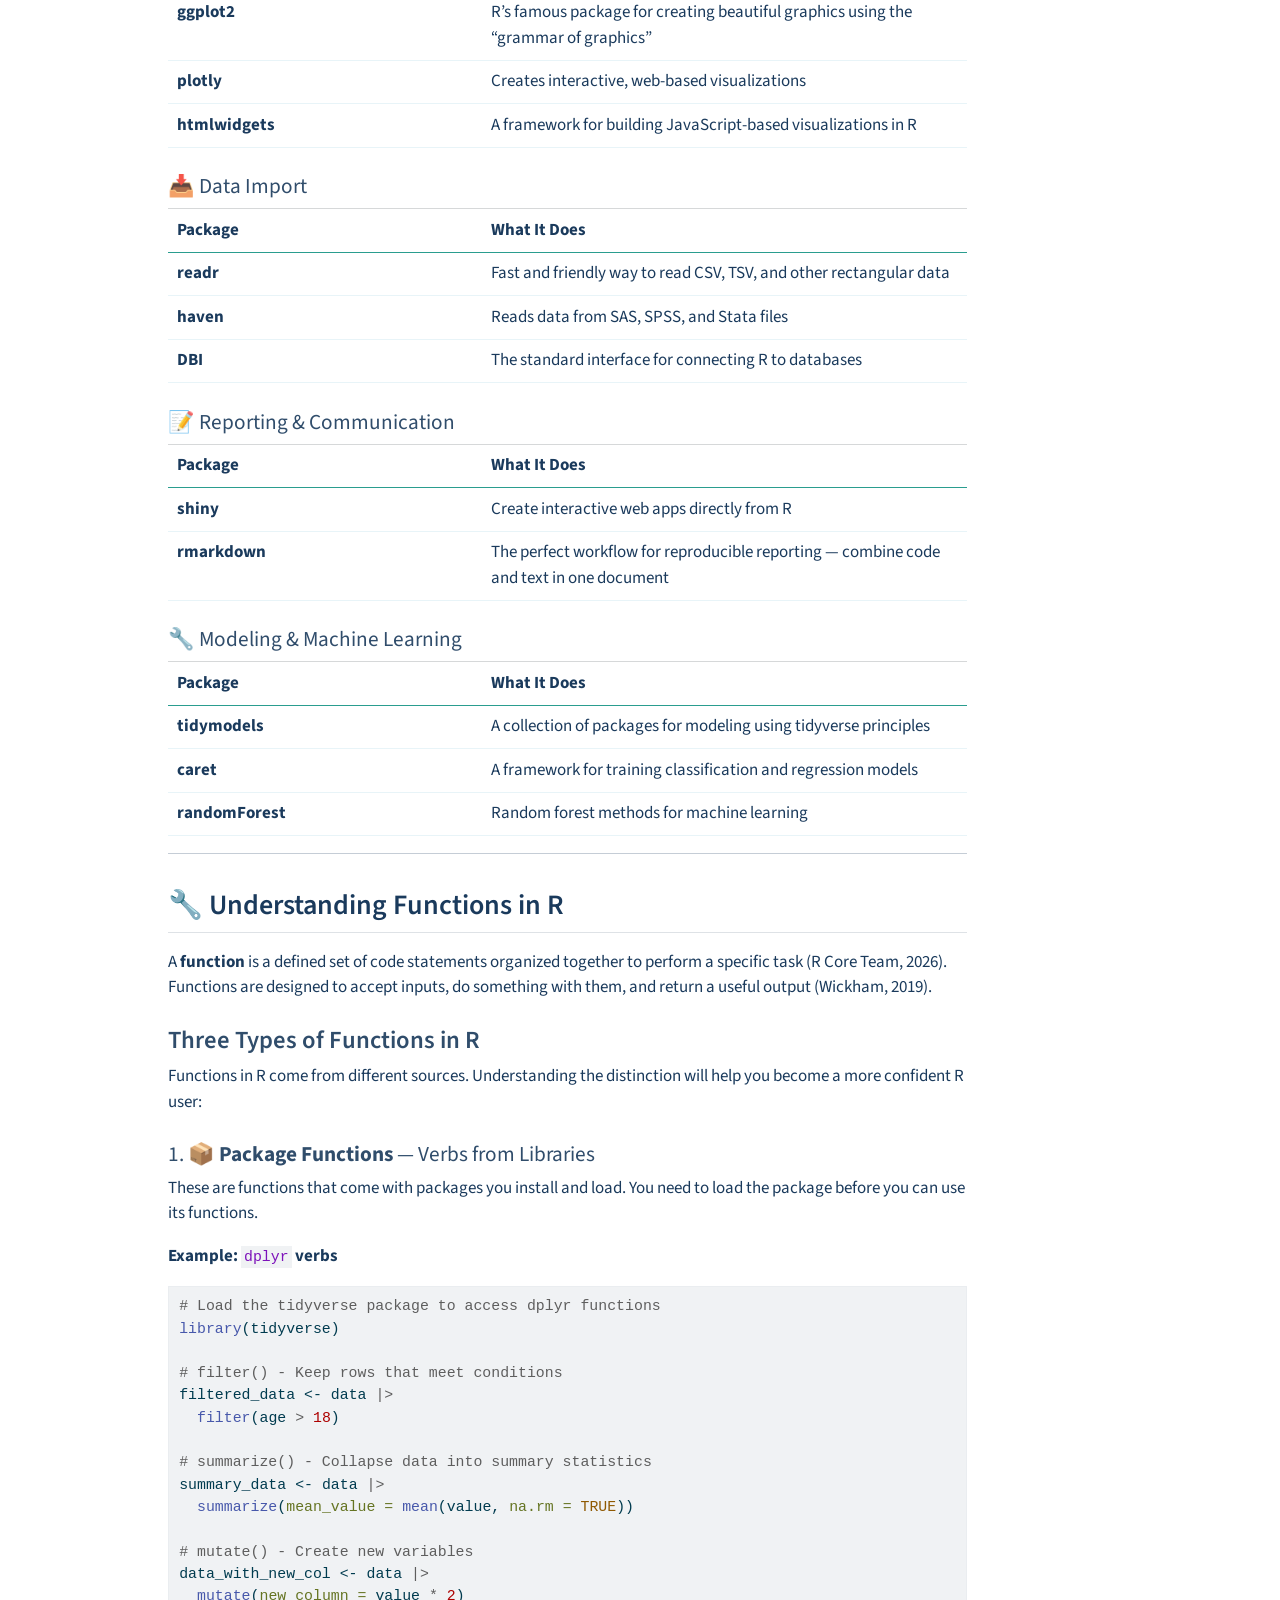
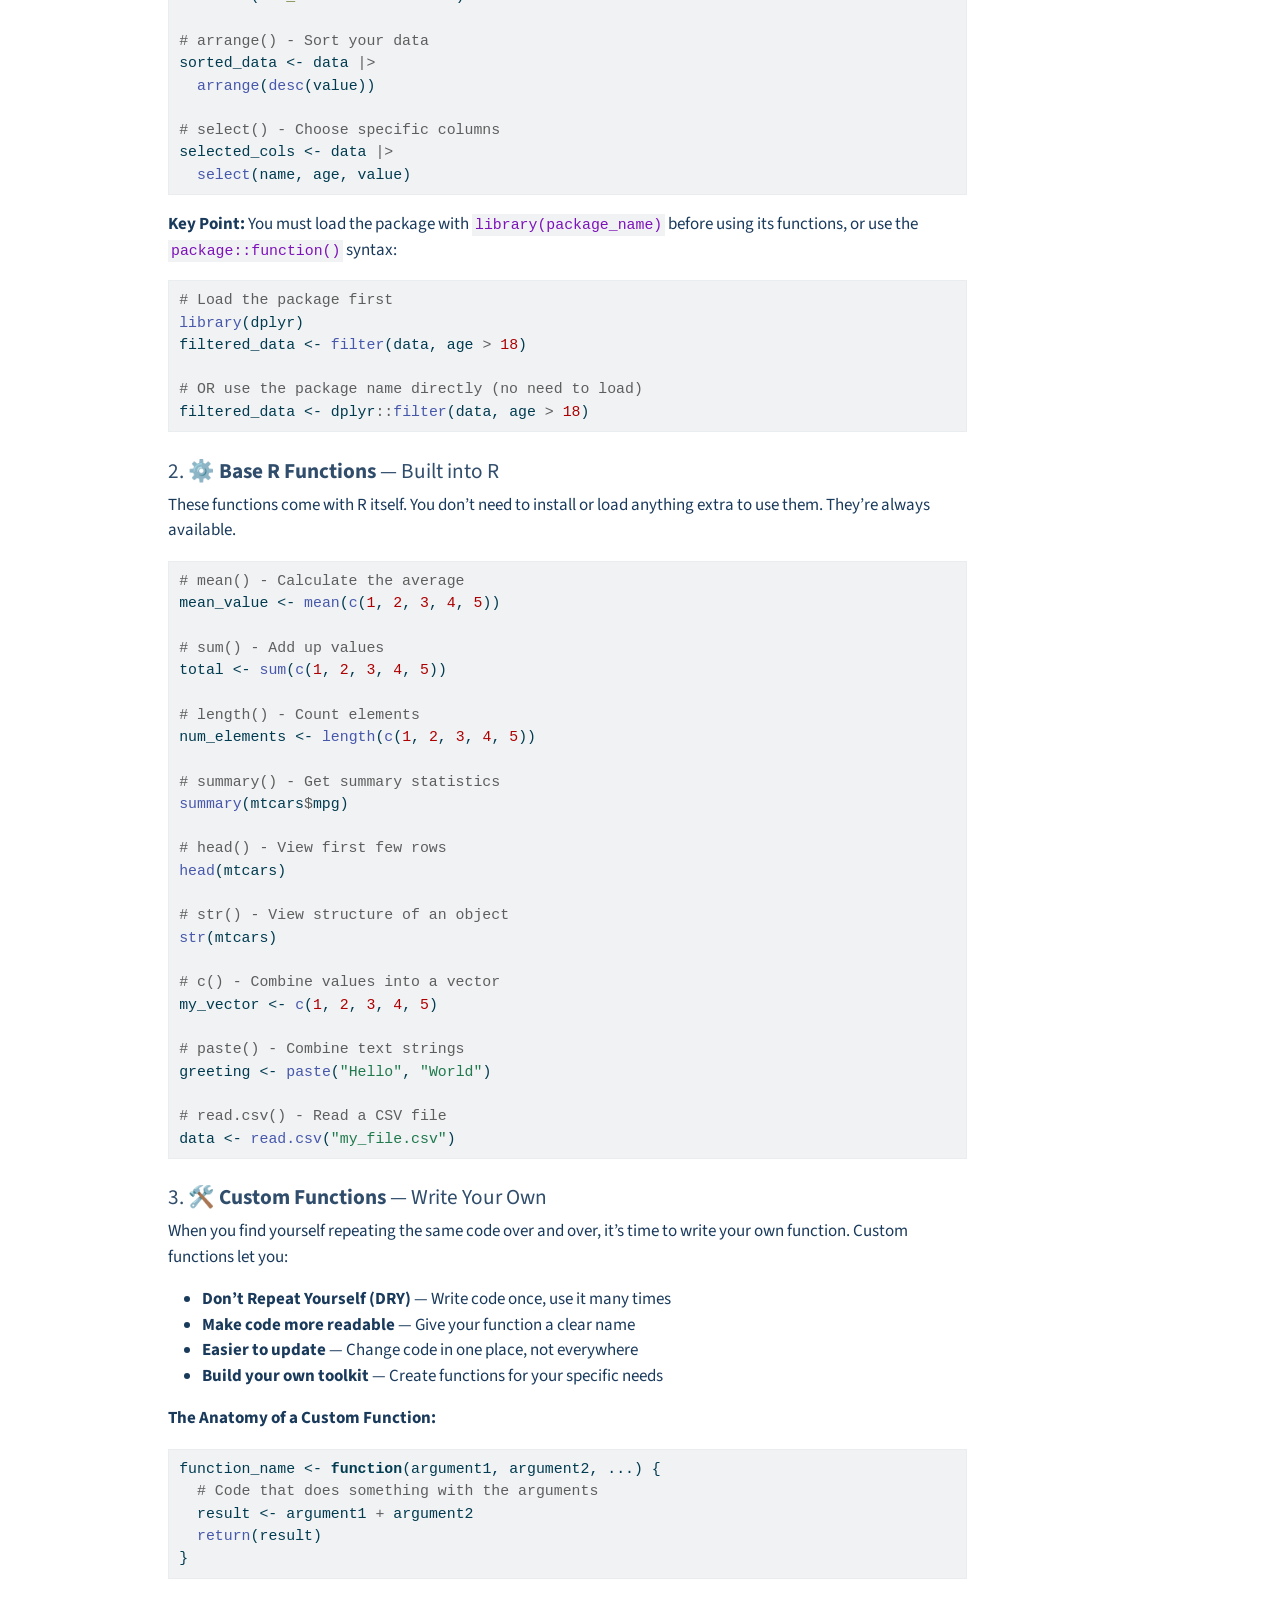
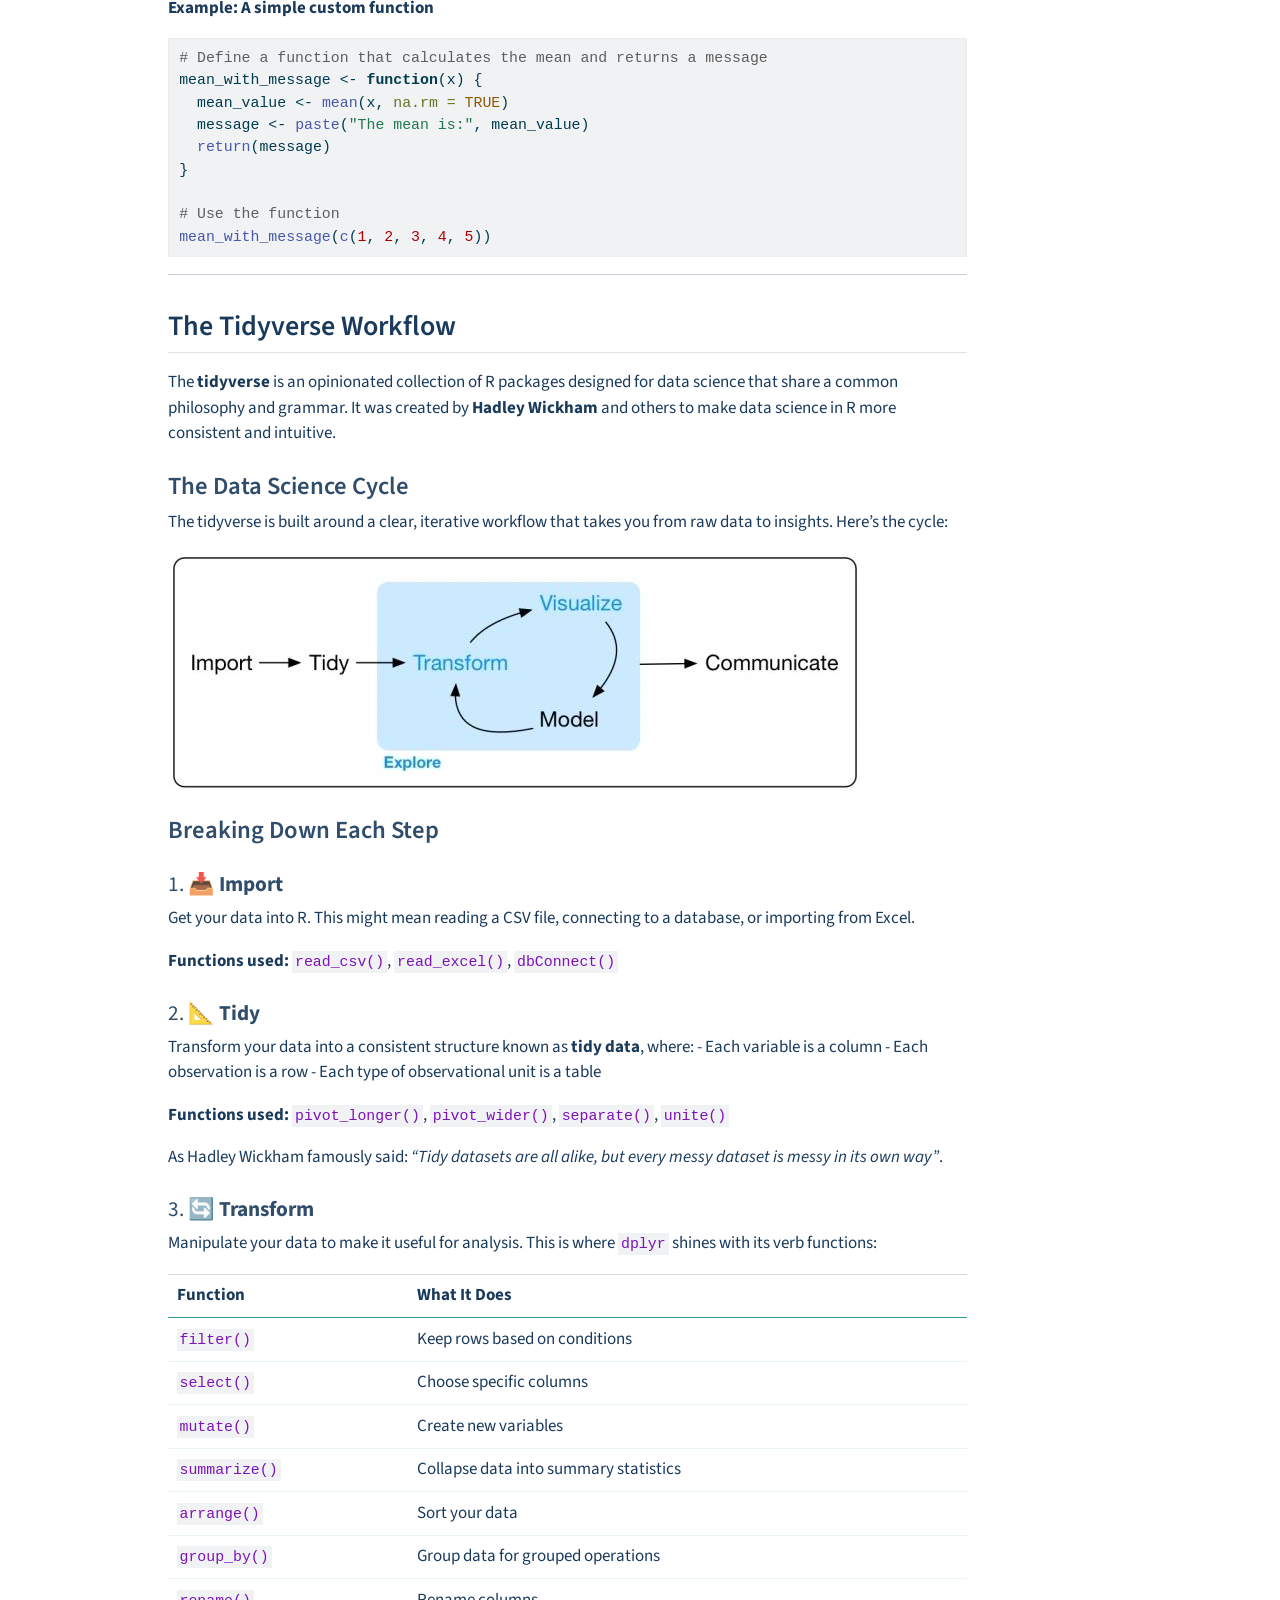
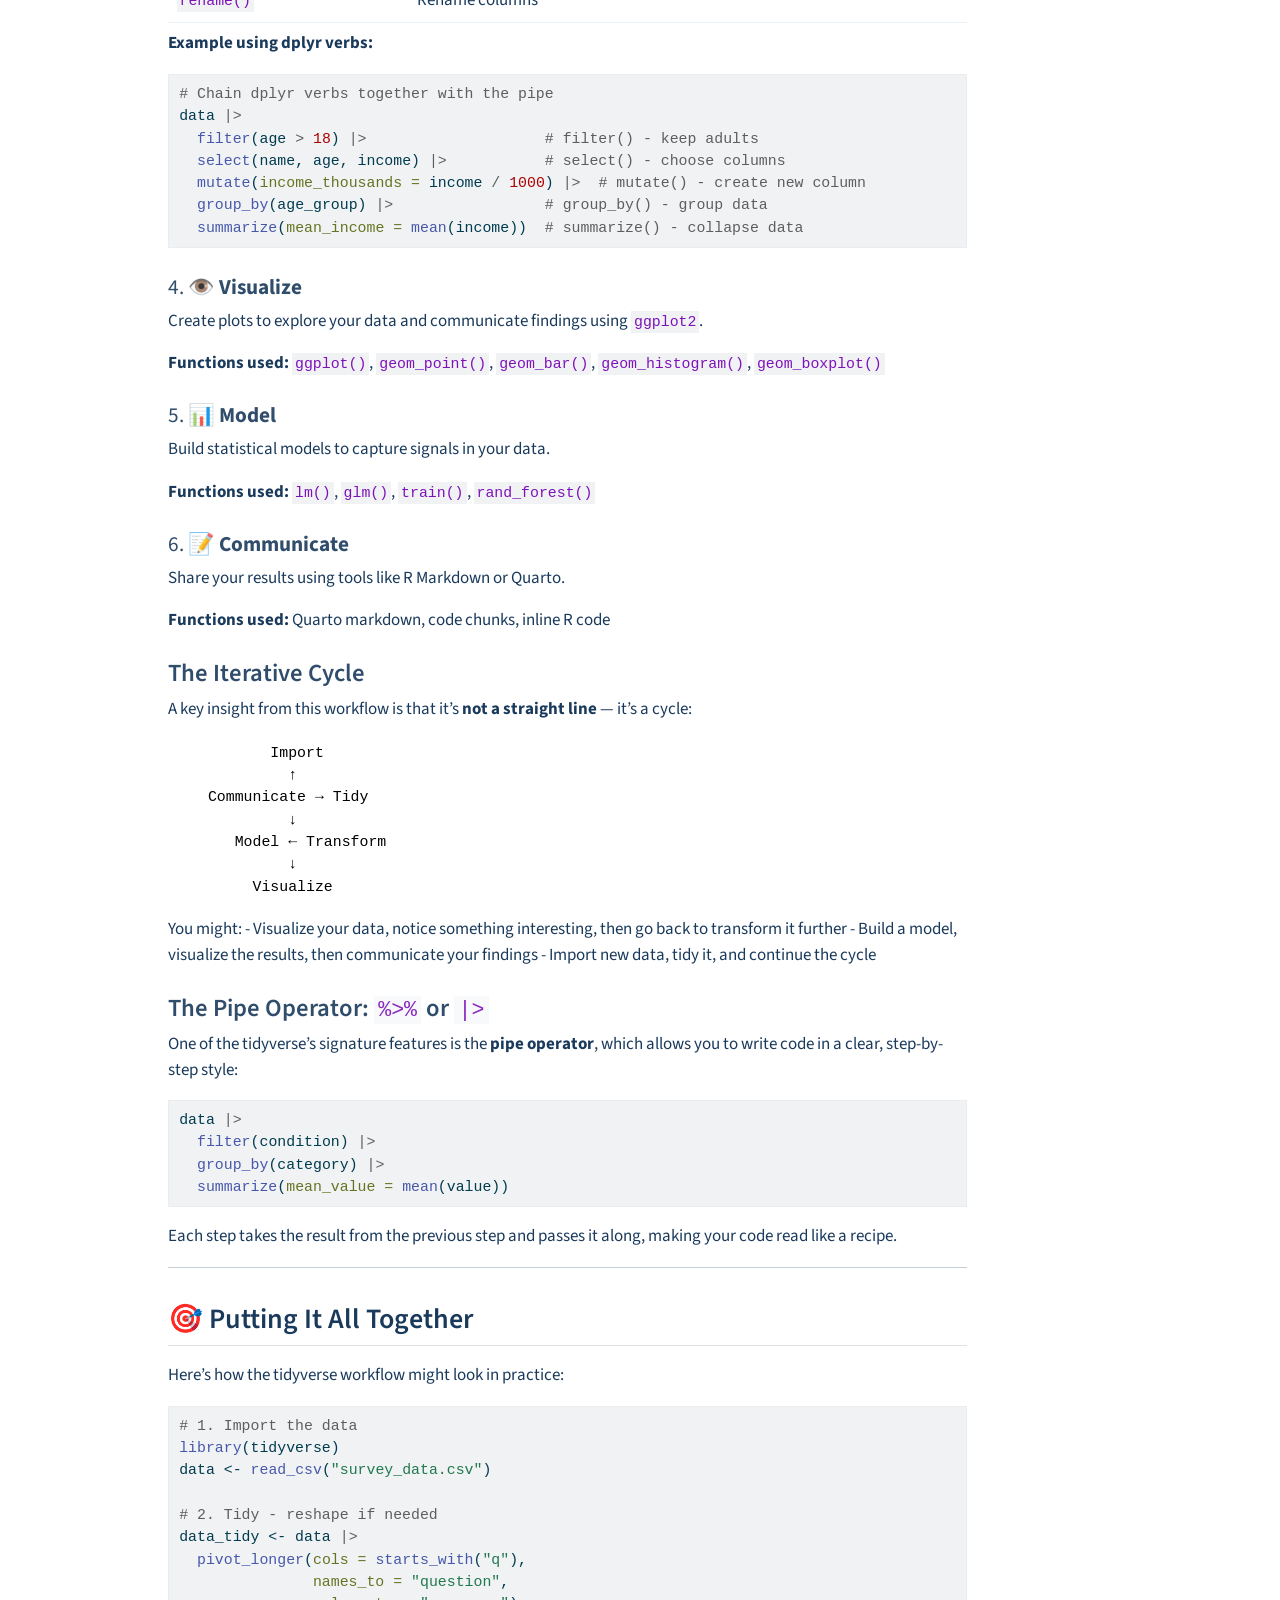
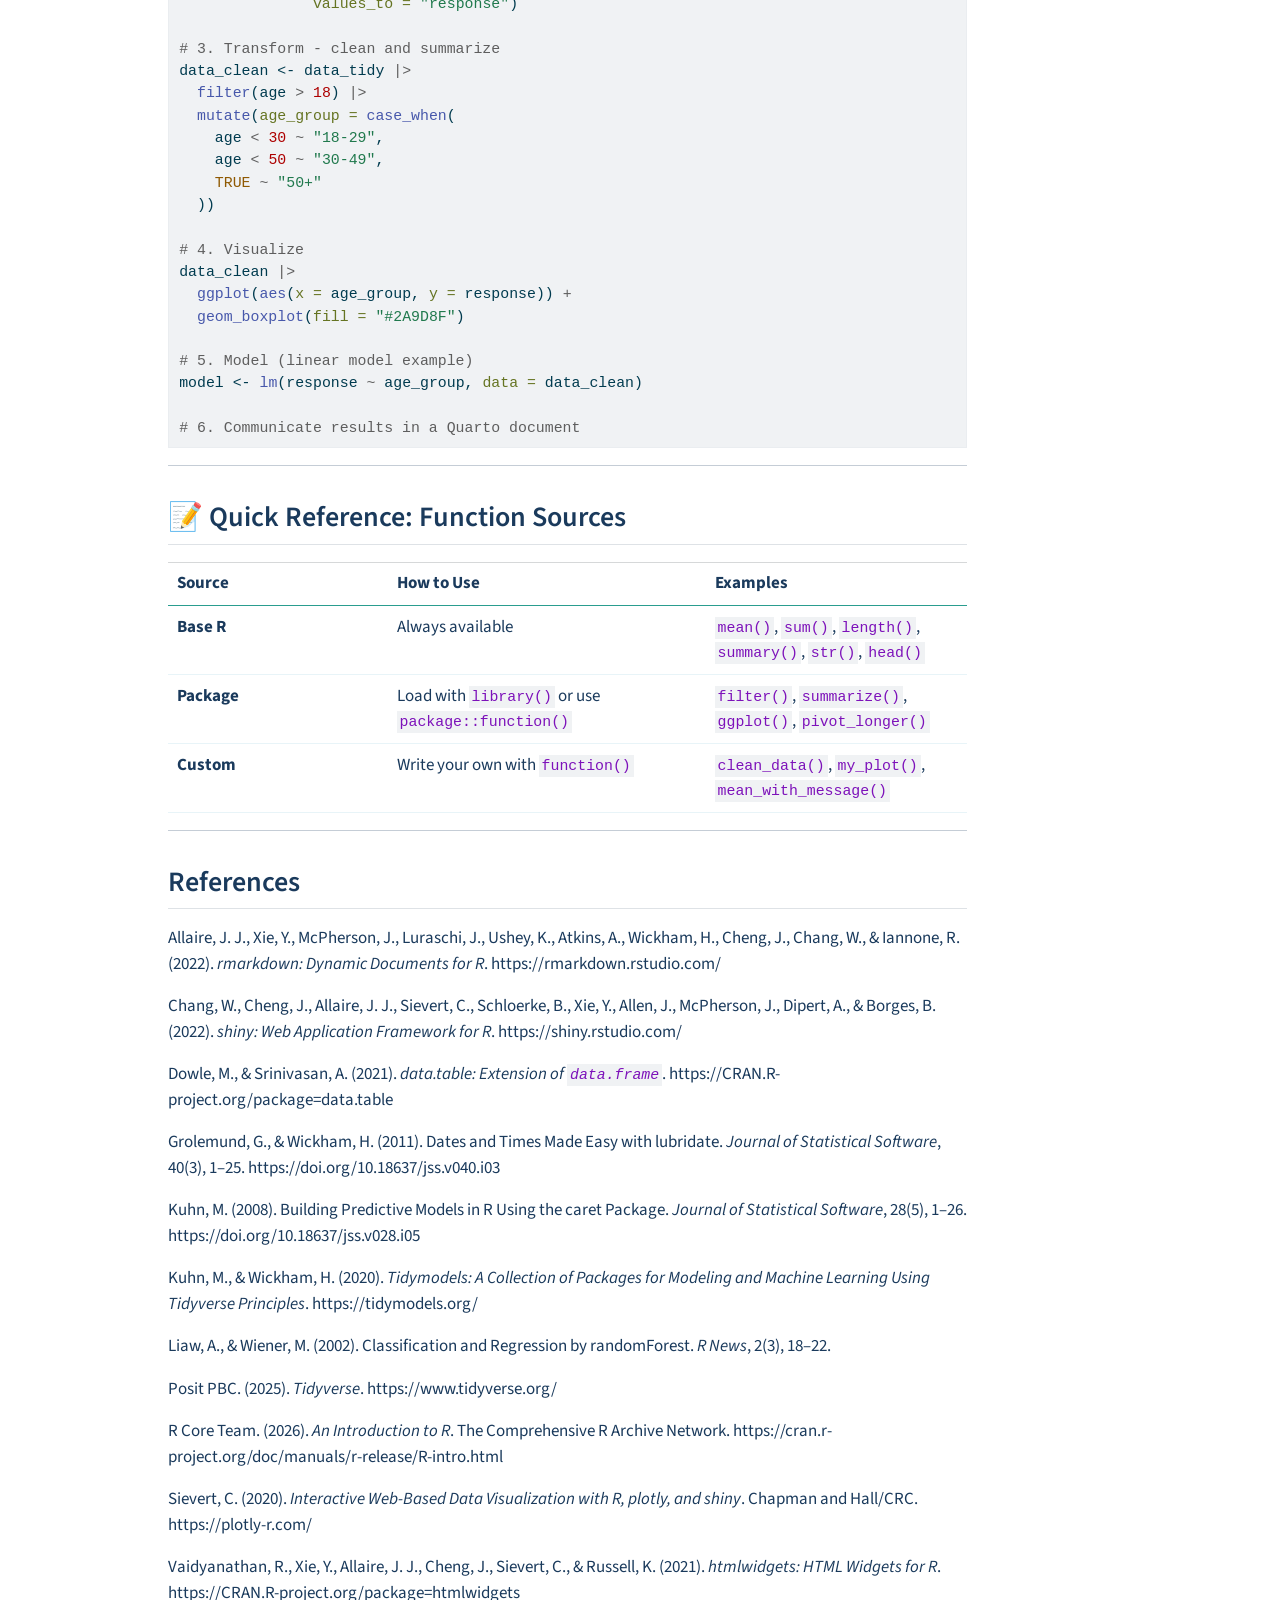
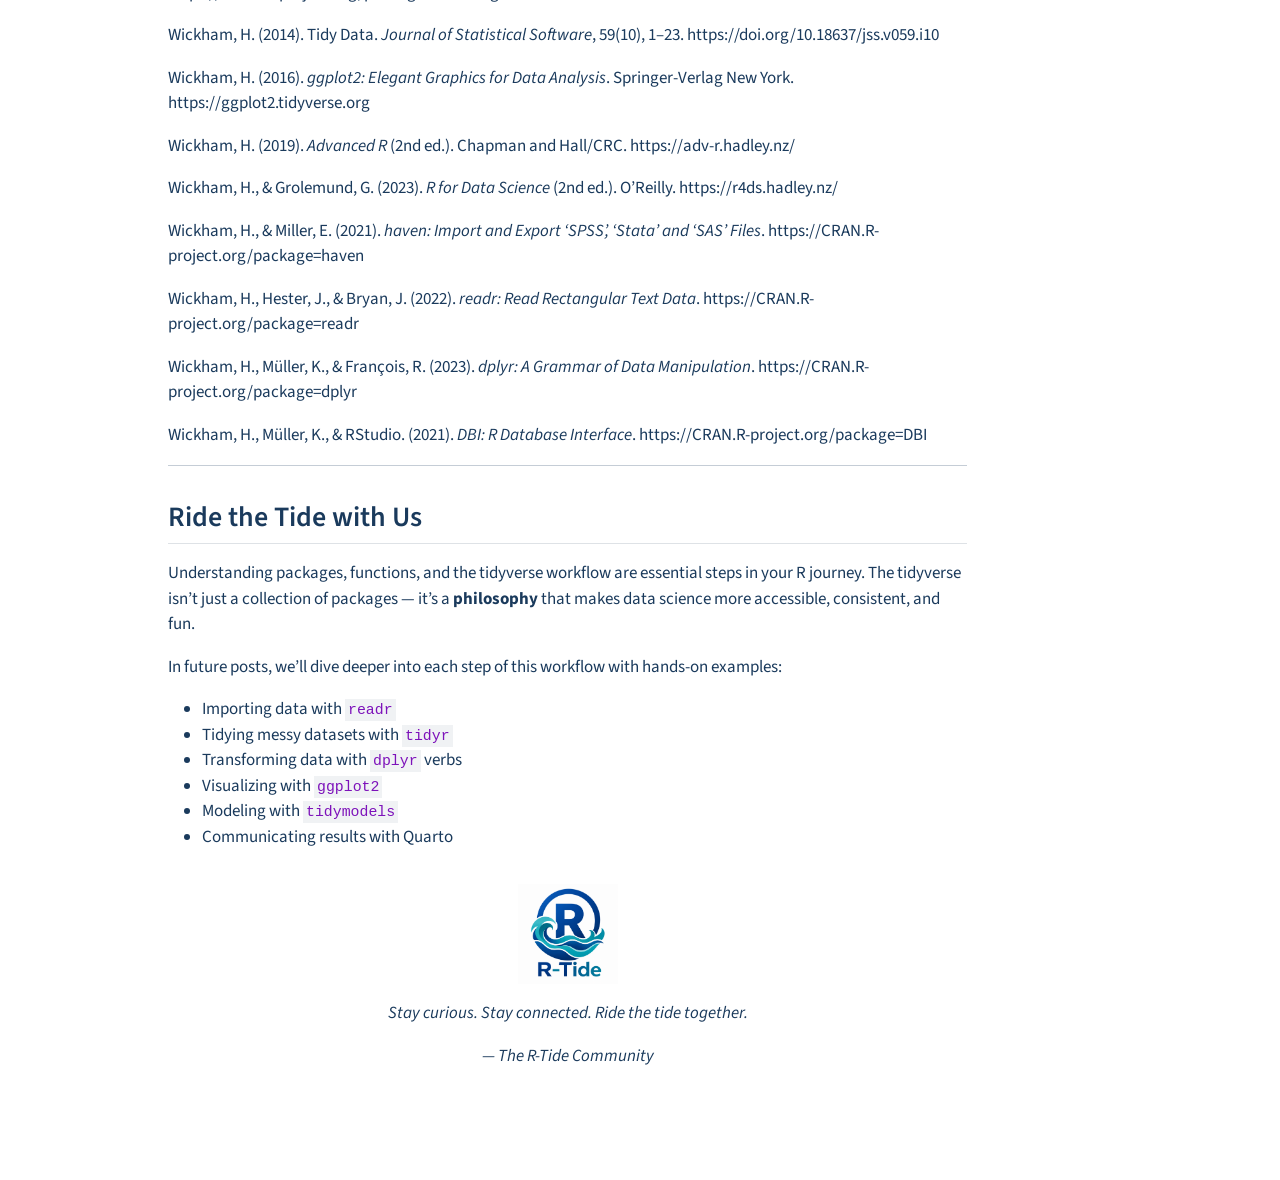
<file: posts/post2.html>
<!DOCTYPE html>
<html xmlns="http://www.w3.org/1999/xhtml" lang="en" xml:lang="en"><head>

<meta charset="utf-8">
<meta name="generator" content="quarto-1.9.38">

<meta name="viewport" content="width=device-width, initial-scale=1.0, user-scalable=yes">

<meta name="dcterms.date" content="2026-07-02">
<meta name="description" content="Learn about R packages, writing functions, and Hadley Wickham’s tidyverse approach to data science">

<title>Understanding Packages, Functions, and the Tidyverse Workflow</title>
<style>
/* Default styles provided by pandoc.
** See https://pandoc.org/MANUAL.html#variables-for-html for config info.
*/
code{white-space: pre-wrap;}
span.smallcaps{font-variant: small-caps;}
div.columns{display: flex; gap: min(4vw, 1.5em);}
div.column{flex: auto; overflow-x: auto;}
div.hanging-indent{margin-left: 1.5em; text-indent: -1.5em;}
ul.task-list{list-style: none;}
ul.task-list li input[type="checkbox"] {
  width: 0.8em;
  margin: 0 0.8em 0.2em -1em; /* quarto-specific, see https://github.com/quarto-dev/quarto-cli/issues/4556 */ 
  vertical-align: middle;
}
/* CSS for syntax highlighting */
html { -webkit-text-size-adjust: 100%; }
pre > code.sourceCode { white-space: pre; position: relative; }
pre > code.sourceCode > span { display: inline-block; line-height: 1.25; }
pre > code.sourceCode > span:empty { height: 1.2em; }
.sourceCode { overflow: visible; }
code.sourceCode > span { color: inherit; text-decoration: inherit; }
div.sourceCode { margin: 1em 0; }
pre.sourceCode { margin: 0; }
@media screen {
div.sourceCode { overflow: auto; }
}
@media print {
pre > code.sourceCode { white-space: pre-wrap; }
pre > code.sourceCode > span { text-indent: -5em; padding-left: 5em; }
}
pre.numberSource code
  { counter-reset: source-line 0; }
pre.numberSource code > span
  { position: relative; left: -4em; counter-increment: source-line; }
pre.numberSource code > span > a:first-child::before
  { content: counter(source-line);
    position: relative; left: -1em; text-align: right; vertical-align: baseline;
    border: none; display: inline-block;
    -webkit-touch-callout: none; -webkit-user-select: none;
    -khtml-user-select: none; -moz-user-select: none;
    -ms-user-select: none; user-select: none;
    padding: 0 4px; width: 4em;
  }
pre.numberSource { margin-left: 3em;  padding-left: 4px; }
div.sourceCode
  {   }
@media screen {
pre > code.sourceCode > span > a:first-child::before { text-decoration: underline; }
}
</style>


<script src="../site_libs/quarto-nav/quarto-nav.js"></script>
<script src="../site_libs/quarto-nav/headroom.min.js"></script>
<script src="../site_libs/clipboard/clipboard.min.js"></script>
<script src="../site_libs/quarto-search/autocomplete.umd.js"></script>
<script src="../site_libs/quarto-search/fuse.min.js"></script>
<script src="../site_libs/quarto-search/quarto-search.js"></script>
<meta name="quarto:offset" content="../">
<link href="../images/rtide.png" rel="icon" type="image/png">
<script src="../site_libs/quarto-html/quarto.js" type="module"></script>
<script src="../site_libs/quarto-html/tabsets/tabsets.js" type="module"></script>
<script src="../site_libs/quarto-html/popper.min.js"></script>
<script src="../site_libs/quarto-html/tippy.umd.min.js"></script>
<script src="../site_libs/quarto-html/anchor.min.js"></script>
<link href="../site_libs/quarto-html/tippy.css" rel="stylesheet">
<link href="../site_libs/quarto-html/quarto-syntax-highlighting-15634bcf2e68342d4ad2dfa704d543f6.css" rel="stylesheet" id="quarto-text-highlighting-styles">
<script src="../site_libs/bootstrap/bootstrap.min.js"></script>
<link href="../site_libs/bootstrap/bootstrap-icons.css" rel="stylesheet">
<link href="../site_libs/bootstrap/bootstrap-a0f9fd0d421825b736dc1bbcbcba2219.min.css" rel="stylesheet" append-hash="true" id="quarto-bootstrap" data-mode="light">
<script id="quarto-search-options" type="application/json">{
  "location": "navbar",
  "copy-button": false,
  "collapse-after": 3,
  "panel-placement": "end",
  "type": "overlay",
  "limit": 50,
  "keyboard-shortcut": [
    "f",
    "/",
    "s"
  ],
  "show-item-context": false,
  "language": {
    "search-no-results-text": "No results",
    "search-matching-documents-text": "matching documents",
    "search-copy-link-title": "Copy link to search",
    "search-hide-matches-text": "Hide additional matches",
    "search-more-match-text": "more match in this document",
    "search-more-matches-text": "more matches in this document",
    "search-clear-button-title": "Clear",
    "search-text-placeholder": "",
    "search-detached-cancel-button-title": "Cancel",
    "search-submit-button-title": "Submit",
    "search-label": "Search"
  }
}</script>


<link rel="stylesheet" href="../styles.css">
</head>

<body class="nav-fixed quarto-light">

<div id="quarto-search-results"></div>
  <header id="quarto-header" class="headroom fixed-top">
    <nav class="navbar navbar-expand-lg " data-bs-theme="dark">
      <div class="navbar-container container-fluid">
      <div class="navbar-brand-container mx-auto">
    <a href="../index.html" class="navbar-brand navbar-brand-logo">
    <img src="../images/rtide-logo.png" alt="" class="navbar-logo light-content">
    <img src="../images/rtide-logo.png" alt="" class="navbar-logo dark-content">
    </a>
  </div>
            <div id="quarto-search" class="" title="Search"></div>
          <button class="navbar-toggler" type="button" data-bs-toggle="collapse" data-bs-target="#navbarCollapse" aria-controls="navbarCollapse" role="menu" aria-expanded="false" aria-label="Toggle navigation" onclick="if (window.quartoToggleHeadroom) { window.quartoToggleHeadroom(); }">
  <span class="navbar-toggler-icon"></span>
</button>
          <div class="collapse navbar-collapse" id="navbarCollapse">
            <ul class="navbar-nav navbar-nav-scroll me-auto">
  <li class="nav-item">
    <a class="nav-link" href="../index.html"> 
<span class="menu-text">About</span></a>
  </li>  
  <li class="nav-item">
    <a class="nav-link" href="../blog.html"> 
<span class="menu-text">Blog</span></a>
  </li>  
</ul>
          </div> <!-- /navcollapse -->
            <div class="quarto-navbar-tools">
</div>
      </div> <!-- /container-fluid -->
    </nav>
</header>
<!-- content -->
<div id="quarto-content" class="quarto-container page-columns page-rows-contents page-layout-article page-navbar">
<!-- sidebar -->
<!-- margin-sidebar -->
    <div id="quarto-margin-sidebar" class="sidebar margin-sidebar">
        <nav id="TOC" role="doc-toc" class="toc-active">
    <h2 id="toc-title">On this page</h2>
   
  <ul>
  <li><a href="#what-are-packages" id="toc-what-are-packages" class="nav-link active" data-scroll-target="#what-are-packages">📦 What Are Packages?</a>
  <ul class="collapse">
  <li><a href="#installing-and-loading-packages" id="toc-installing-and-loading-packages" class="nav-link" data-scroll-target="#installing-and-loading-packages">Installing and Loading Packages</a></li>
  <li><a href="#common-r-packages" id="toc-common-r-packages" class="nav-link" data-scroll-target="#common-r-packages">Common R Packages</a></li>
  </ul></li>
  <li><a href="#understanding-functions-in-r" id="toc-understanding-functions-in-r" class="nav-link" data-scroll-target="#understanding-functions-in-r">🔧 Understanding Functions in R</a>
  <ul class="collapse">
  <li><a href="#three-types-of-functions-in-r" id="toc-three-types-of-functions-in-r" class="nav-link" data-scroll-target="#three-types-of-functions-in-r">Three Types of Functions in R</a></li>
  </ul></li>
  <li><a href="#the-tidyverse-workflow" id="toc-the-tidyverse-workflow" class="nav-link" data-scroll-target="#the-tidyverse-workflow">The Tidyverse Workflow</a>
  <ul class="collapse">
  <li><a href="#the-data-science-cycle" id="toc-the-data-science-cycle" class="nav-link" data-scroll-target="#the-data-science-cycle">The Data Science Cycle</a></li>
  <li><a href="#breaking-down-each-step" id="toc-breaking-down-each-step" class="nav-link" data-scroll-target="#breaking-down-each-step">Breaking Down Each Step</a></li>
  <li><a href="#the-iterative-cycle" id="toc-the-iterative-cycle" class="nav-link" data-scroll-target="#the-iterative-cycle">The Iterative Cycle</a></li>
  <li><a href="#the-pipe-operator-or" id="toc-the-pipe-operator-or" class="nav-link" data-scroll-target="#the-pipe-operator-or">The Pipe Operator: <code>%&gt;%</code> or <code>|&gt;</code></a></li>
  </ul></li>
  <li><a href="#putting-it-all-together" id="toc-putting-it-all-together" class="nav-link" data-scroll-target="#putting-it-all-together">🎯 Putting It All Together</a></li>
  <li><a href="#quick-reference-function-sources" id="toc-quick-reference-function-sources" class="nav-link" data-scroll-target="#quick-reference-function-sources">📝 Quick Reference: Function Sources</a></li>
  <li><a href="#references" id="toc-references" class="nav-link" data-scroll-target="#references">References</a></li>
  <li><a href="#ride-the-tide-with-us" id="toc-ride-the-tide-with-us" class="nav-link" data-scroll-target="#ride-the-tide-with-us">Ride the Tide with Us</a></li>
  </ul>
</nav>
    </div>
<!-- main -->
<main class="content" id="quarto-document-content">

<header id="title-block-header" class="quarto-title-block default">
<div class="quarto-title">
<h1 class="title">Understanding Packages, Functions, and the Tidyverse Workflow</h1>
  <div class="quarto-categories">
    <div class="quarto-category">R</div>
    <div class="quarto-category">packages</div>
    <div class="quarto-category">tidyverse</div>
    <div class="quarto-category">functions</div>
    <div class="quarto-category">beginner</div>
  </div>
  </div>

<div>
  <div class="description">
    Learn about R packages, writing functions, and Hadley Wickham’s tidyverse approach to data science
  </div>
</div>


<div class="quarto-title-meta">

    
    <div>
    <div class="quarto-title-meta-heading">Published</div>
    <div class="quarto-title-meta-contents">
      <p class="date">July 2, 2026</p>
    </div>
  </div>
  
    
  </div>
  


</header>


<p>Welcome back to R-Tide!</p>
<p>In our first post, we explored what R is and why it matters. Now it’s time to get hands-on with the tools that make R so powerful. We’ll cover three essential topics:</p>
<ol type="1">
<li><strong>Packages</strong> — The community-built extensions that give R its superpowers</li>
<li><strong>Functions</strong> — From built-in verbs to custom functions you write yourself</li>
<li><strong>The Tidyverse Workflow</strong> — Hadley Wickham’s approach to doing data science</li>
</ol>
<hr>
<section id="what-are-packages" class="level2">
<h2 class="anchored" data-anchor-id="what-are-packages">📦 What Are Packages?</h2>
<p>R comes with a set of built-in functions, but its real strength lies in <strong>packages</strong> — collections of code, documentation, and data created by the community. Think of them as free apps you can install to add new capabilities to R.</p>
<section id="installing-and-loading-packages" class="level3">
<h3 class="anchored" data-anchor-id="installing-and-loading-packages">Installing and Loading Packages</h3>
<p>To use a package, you need to install it once, then load it each session:</p>
<div class="cell">
<div class="code-copy-outer-scaffold"><div class="sourceCode cell-code" id="cb1"><pre class="sourceCode r code-with-copy"><code class="sourceCode r"><span id="cb1-1"><a href="#cb1-1" aria-hidden="true" tabindex="-1"></a><span class="co"># Install the package (do this once)</span></span>
<span id="cb1-2"><a href="#cb1-2" aria-hidden="true" tabindex="-1"></a><span class="fu">install.packages</span>(<span class="st">"tidyverse"</span>)</span>
<span id="cb1-3"><a href="#cb1-3" aria-hidden="true" tabindex="-1"></a></span>
<span id="cb1-4"><a href="#cb1-4" aria-hidden="true" tabindex="-1"></a><span class="co"># Load the package (do this every session)</span></span>
<span id="cb1-5"><a href="#cb1-5" aria-hidden="true" tabindex="-1"></a><span class="fu">library</span>(tidyverse)</span></code></pre></div><button title="Copy to Clipboard" class="code-copy-button"><i class="bi"></i></button></div>
</div>
</section>
<section id="common-r-packages" class="level3">
<h3 class="anchored" data-anchor-id="common-r-packages">Common R Packages</h3>
<p>Here are some of the most widely used packages, organized by what they do:</p>
<section id="data-manipulation" class="level4">
<h4 class="anchored" data-anchor-id="data-manipulation">📊 Data Manipulation</h4>
<table class="caption-top table">
<colgroup>
<col style="width: 39%">
<col style="width: 60%">
</colgroup>
<thead>
<tr class="header">
<th>Package</th>
<th>What It Does</th>
</tr>
</thead>
<tbody>
<tr class="odd">
<td><strong>dplyr</strong></td>
<td>The go-to package for data manipulation — filtering, summarizing, arranging, and joining datasets</td>
</tr>
<tr class="even">
<td><strong>tidyr</strong></td>
<td>Tools for reshaping data into tidy formats using <code>pivot_longer()</code> and <code>pivot_wider()</code></td>
</tr>
<tr class="odd">
<td><strong>stringr</strong></td>
<td>Makes working with text data (strings) easy and consistent</td>
</tr>
<tr class="even">
<td><strong>lubridate</strong></td>
<td>Simplifies working with dates and times</td>
</tr>
<tr class="odd">
<td><strong>data.table</strong></td>
<td>An alternative for very fast operations on large datasets</td>
</tr>
</tbody>
</table>
</section>
<section id="data-visualization" class="level4">
<h4 class="anchored" data-anchor-id="data-visualization">📈 Data Visualization</h4>
<table class="caption-top table">
<colgroup>
<col style="width: 39%">
<col style="width: 60%">
</colgroup>
<thead>
<tr class="header">
<th>Package</th>
<th>What It Does</th>
</tr>
</thead>
<tbody>
<tr class="odd">
<td><strong>ggplot2</strong></td>
<td>R’s famous package for creating beautiful graphics using the “grammar of graphics”</td>
</tr>
<tr class="even">
<td><strong>plotly</strong></td>
<td>Creates interactive, web-based visualizations</td>
</tr>
<tr class="odd">
<td><strong>htmlwidgets</strong></td>
<td>A framework for building JavaScript-based visualizations in R</td>
</tr>
</tbody>
</table>
</section>
<section id="data-import" class="level4">
<h4 class="anchored" data-anchor-id="data-import">📥 Data Import</h4>
<table class="caption-top table">
<colgroup>
<col style="width: 39%">
<col style="width: 60%">
</colgroup>
<thead>
<tr class="header">
<th>Package</th>
<th>What It Does</th>
</tr>
</thead>
<tbody>
<tr class="odd">
<td><strong>readr</strong></td>
<td>Fast and friendly way to read CSV, TSV, and other rectangular data</td>
</tr>
<tr class="even">
<td><strong>haven</strong></td>
<td>Reads data from SAS, SPSS, and Stata files</td>
</tr>
<tr class="odd">
<td><strong>DBI</strong></td>
<td>The standard interface for connecting R to databases</td>
</tr>
</tbody>
</table>
</section>
<section id="reporting-communication" class="level4">
<h4 class="anchored" data-anchor-id="reporting-communication">📝 Reporting &amp; Communication</h4>
<table class="caption-top table">
<colgroup>
<col style="width: 39%">
<col style="width: 60%">
</colgroup>
<thead>
<tr class="header">
<th>Package</th>
<th>What It Does</th>
</tr>
</thead>
<tbody>
<tr class="odd">
<td><strong>shiny</strong></td>
<td>Create interactive web apps directly from R</td>
</tr>
<tr class="even">
<td><strong>rmarkdown</strong></td>
<td>The perfect workflow for reproducible reporting — combine code and text in one document</td>
</tr>
</tbody>
</table>
</section>
<section id="modeling-machine-learning" class="level4">
<h4 class="anchored" data-anchor-id="modeling-machine-learning">🔧 Modeling &amp; Machine Learning</h4>
<table class="caption-top table">
<colgroup>
<col style="width: 39%">
<col style="width: 60%">
</colgroup>
<thead>
<tr class="header">
<th>Package</th>
<th>What It Does</th>
</tr>
</thead>
<tbody>
<tr class="odd">
<td><strong>tidymodels</strong></td>
<td>A collection of packages for modeling using tidyverse principles</td>
</tr>
<tr class="even">
<td><strong>caret</strong></td>
<td>A framework for training classification and regression models</td>
</tr>
<tr class="odd">
<td><strong>randomForest</strong></td>
<td>Random forest methods for machine learning</td>
</tr>
</tbody>
</table>
<hr>
</section>
</section>
</section>
<section id="understanding-functions-in-r" class="level2">
<h2 class="anchored" data-anchor-id="understanding-functions-in-r">🔧 Understanding Functions in R</h2>
<p>A <strong>function</strong> is a defined set of code statements organized together to perform a specific task (R Core Team, 2026). Functions are designed to accept inputs, do something with them, and return a useful output (Wickham, 2019).</p>
<section id="three-types-of-functions-in-r" class="level3">
<h3 class="anchored" data-anchor-id="three-types-of-functions-in-r">Three Types of Functions in R</h3>
<p>Functions in R come from different sources. Understanding the distinction will help you become a more confident R user:</p>
<section id="package-functions-verbs-from-libraries" class="level4">
<h4 class="anchored" data-anchor-id="package-functions-verbs-from-libraries">1. 📦 <strong>Package Functions</strong> — Verbs from Libraries</h4>
<p>These are functions that come with packages you install and load. You need to load the package before you can use its functions.</p>
<p><strong>Example: <code>dplyr</code> verbs</strong></p>
<div class="cell">
<div class="code-copy-outer-scaffold"><div class="sourceCode cell-code" id="cb2"><pre class="sourceCode r code-with-copy"><code class="sourceCode r"><span id="cb2-1"><a href="#cb2-1" aria-hidden="true" tabindex="-1"></a><span class="co"># Load the tidyverse package to access dplyr functions</span></span>
<span id="cb2-2"><a href="#cb2-2" aria-hidden="true" tabindex="-1"></a><span class="fu">library</span>(tidyverse)</span>
<span id="cb2-3"><a href="#cb2-3" aria-hidden="true" tabindex="-1"></a></span>
<span id="cb2-4"><a href="#cb2-4" aria-hidden="true" tabindex="-1"></a><span class="co"># filter() - Keep rows that meet conditions</span></span>
<span id="cb2-5"><a href="#cb2-5" aria-hidden="true" tabindex="-1"></a>filtered_data <span class="ot">&lt;-</span> data <span class="sc">|&gt;</span></span>
<span id="cb2-6"><a href="#cb2-6" aria-hidden="true" tabindex="-1"></a>  <span class="fu">filter</span>(age <span class="sc">&gt;</span> <span class="dv">18</span>)</span>
<span id="cb2-7"><a href="#cb2-7" aria-hidden="true" tabindex="-1"></a></span>
<span id="cb2-8"><a href="#cb2-8" aria-hidden="true" tabindex="-1"></a><span class="co"># summarize() - Collapse data into summary statistics</span></span>
<span id="cb2-9"><a href="#cb2-9" aria-hidden="true" tabindex="-1"></a>summary_data <span class="ot">&lt;-</span> data <span class="sc">|&gt;</span></span>
<span id="cb2-10"><a href="#cb2-10" aria-hidden="true" tabindex="-1"></a>  <span class="fu">summarize</span>(<span class="at">mean_value =</span> <span class="fu">mean</span>(value, <span class="at">na.rm =</span> <span class="cn">TRUE</span>))</span>
<span id="cb2-11"><a href="#cb2-11" aria-hidden="true" tabindex="-1"></a></span>
<span id="cb2-12"><a href="#cb2-12" aria-hidden="true" tabindex="-1"></a><span class="co"># mutate() - Create new variables</span></span>
<span id="cb2-13"><a href="#cb2-13" aria-hidden="true" tabindex="-1"></a>data_with_new_col <span class="ot">&lt;-</span> data <span class="sc">|&gt;</span></span>
<span id="cb2-14"><a href="#cb2-14" aria-hidden="true" tabindex="-1"></a>  <span class="fu">mutate</span>(<span class="at">new_column =</span> value <span class="sc">*</span> <span class="dv">2</span>)</span>
<span id="cb2-15"><a href="#cb2-15" aria-hidden="true" tabindex="-1"></a></span>
<span id="cb2-16"><a href="#cb2-16" aria-hidden="true" tabindex="-1"></a><span class="co"># arrange() - Sort your data</span></span>
<span id="cb2-17"><a href="#cb2-17" aria-hidden="true" tabindex="-1"></a>sorted_data <span class="ot">&lt;-</span> data <span class="sc">|&gt;</span></span>
<span id="cb2-18"><a href="#cb2-18" aria-hidden="true" tabindex="-1"></a>  <span class="fu">arrange</span>(<span class="fu">desc</span>(value))</span>
<span id="cb2-19"><a href="#cb2-19" aria-hidden="true" tabindex="-1"></a></span>
<span id="cb2-20"><a href="#cb2-20" aria-hidden="true" tabindex="-1"></a><span class="co"># select() - Choose specific columns</span></span>
<span id="cb2-21"><a href="#cb2-21" aria-hidden="true" tabindex="-1"></a>selected_cols <span class="ot">&lt;-</span> data <span class="sc">|&gt;</span></span>
<span id="cb2-22"><a href="#cb2-22" aria-hidden="true" tabindex="-1"></a>  <span class="fu">select</span>(name, age, value)</span></code></pre></div><button title="Copy to Clipboard" class="code-copy-button"><i class="bi"></i></button></div>
</div>
<p><strong>Key Point:</strong> You must load the package with <code>library(package_name)</code> before using its functions, or use the <code>package::function()</code> syntax:</p>
<div class="cell">
<div class="code-copy-outer-scaffold"><div class="sourceCode cell-code" id="cb3"><pre class="sourceCode r code-with-copy"><code class="sourceCode r"><span id="cb3-1"><a href="#cb3-1" aria-hidden="true" tabindex="-1"></a><span class="co"># Load the package first</span></span>
<span id="cb3-2"><a href="#cb3-2" aria-hidden="true" tabindex="-1"></a><span class="fu">library</span>(dplyr)</span>
<span id="cb3-3"><a href="#cb3-3" aria-hidden="true" tabindex="-1"></a>filtered_data <span class="ot">&lt;-</span> <span class="fu">filter</span>(data, age <span class="sc">&gt;</span> <span class="dv">18</span>)</span>
<span id="cb3-4"><a href="#cb3-4" aria-hidden="true" tabindex="-1"></a></span>
<span id="cb3-5"><a href="#cb3-5" aria-hidden="true" tabindex="-1"></a><span class="co"># OR use the package name directly (no need to load)</span></span>
<span id="cb3-6"><a href="#cb3-6" aria-hidden="true" tabindex="-1"></a>filtered_data <span class="ot">&lt;-</span> dplyr<span class="sc">::</span><span class="fu">filter</span>(data, age <span class="sc">&gt;</span> <span class="dv">18</span>)</span></code></pre></div><button title="Copy to Clipboard" class="code-copy-button"><i class="bi"></i></button></div>
</div>
</section>
<section id="base-r-functions-built-into-r" class="level4">
<h4 class="anchored" data-anchor-id="base-r-functions-built-into-r">2. ⚙️ <strong>Base R Functions</strong> — Built into R</h4>
<p>These functions come with R itself. You don’t need to install or load anything extra to use them. They’re always available.</p>
<div class="cell">
<div class="code-copy-outer-scaffold"><div class="sourceCode cell-code" id="cb4"><pre class="sourceCode r code-with-copy"><code class="sourceCode r"><span id="cb4-1"><a href="#cb4-1" aria-hidden="true" tabindex="-1"></a><span class="co"># mean() - Calculate the average</span></span>
<span id="cb4-2"><a href="#cb4-2" aria-hidden="true" tabindex="-1"></a>mean_value <span class="ot">&lt;-</span> <span class="fu">mean</span>(<span class="fu">c</span>(<span class="dv">1</span>, <span class="dv">2</span>, <span class="dv">3</span>, <span class="dv">4</span>, <span class="dv">5</span>))</span>
<span id="cb4-3"><a href="#cb4-3" aria-hidden="true" tabindex="-1"></a></span>
<span id="cb4-4"><a href="#cb4-4" aria-hidden="true" tabindex="-1"></a><span class="co"># sum() - Add up values</span></span>
<span id="cb4-5"><a href="#cb4-5" aria-hidden="true" tabindex="-1"></a>total <span class="ot">&lt;-</span> <span class="fu">sum</span>(<span class="fu">c</span>(<span class="dv">1</span>, <span class="dv">2</span>, <span class="dv">3</span>, <span class="dv">4</span>, <span class="dv">5</span>))</span>
<span id="cb4-6"><a href="#cb4-6" aria-hidden="true" tabindex="-1"></a></span>
<span id="cb4-7"><a href="#cb4-7" aria-hidden="true" tabindex="-1"></a><span class="co"># length() - Count elements</span></span>
<span id="cb4-8"><a href="#cb4-8" aria-hidden="true" tabindex="-1"></a>num_elements <span class="ot">&lt;-</span> <span class="fu">length</span>(<span class="fu">c</span>(<span class="dv">1</span>, <span class="dv">2</span>, <span class="dv">3</span>, <span class="dv">4</span>, <span class="dv">5</span>))</span>
<span id="cb4-9"><a href="#cb4-9" aria-hidden="true" tabindex="-1"></a></span>
<span id="cb4-10"><a href="#cb4-10" aria-hidden="true" tabindex="-1"></a><span class="co"># summary() - Get summary statistics</span></span>
<span id="cb4-11"><a href="#cb4-11" aria-hidden="true" tabindex="-1"></a><span class="fu">summary</span>(mtcars<span class="sc">$</span>mpg)</span>
<span id="cb4-12"><a href="#cb4-12" aria-hidden="true" tabindex="-1"></a></span>
<span id="cb4-13"><a href="#cb4-13" aria-hidden="true" tabindex="-1"></a><span class="co"># head() - View first few rows</span></span>
<span id="cb4-14"><a href="#cb4-14" aria-hidden="true" tabindex="-1"></a><span class="fu">head</span>(mtcars)</span>
<span id="cb4-15"><a href="#cb4-15" aria-hidden="true" tabindex="-1"></a></span>
<span id="cb4-16"><a href="#cb4-16" aria-hidden="true" tabindex="-1"></a><span class="co"># str() - View structure of an object</span></span>
<span id="cb4-17"><a href="#cb4-17" aria-hidden="true" tabindex="-1"></a><span class="fu">str</span>(mtcars)</span>
<span id="cb4-18"><a href="#cb4-18" aria-hidden="true" tabindex="-1"></a></span>
<span id="cb4-19"><a href="#cb4-19" aria-hidden="true" tabindex="-1"></a><span class="co"># c() - Combine values into a vector</span></span>
<span id="cb4-20"><a href="#cb4-20" aria-hidden="true" tabindex="-1"></a>my_vector <span class="ot">&lt;-</span> <span class="fu">c</span>(<span class="dv">1</span>, <span class="dv">2</span>, <span class="dv">3</span>, <span class="dv">4</span>, <span class="dv">5</span>)</span>
<span id="cb4-21"><a href="#cb4-21" aria-hidden="true" tabindex="-1"></a></span>
<span id="cb4-22"><a href="#cb4-22" aria-hidden="true" tabindex="-1"></a><span class="co"># paste() - Combine text strings</span></span>
<span id="cb4-23"><a href="#cb4-23" aria-hidden="true" tabindex="-1"></a>greeting <span class="ot">&lt;-</span> <span class="fu">paste</span>(<span class="st">"Hello"</span>, <span class="st">"World"</span>)</span>
<span id="cb4-24"><a href="#cb4-24" aria-hidden="true" tabindex="-1"></a></span>
<span id="cb4-25"><a href="#cb4-25" aria-hidden="true" tabindex="-1"></a><span class="co"># read.csv() - Read a CSV file</span></span>
<span id="cb4-26"><a href="#cb4-26" aria-hidden="true" tabindex="-1"></a>data <span class="ot">&lt;-</span> <span class="fu">read.csv</span>(<span class="st">"my_file.csv"</span>)</span></code></pre></div><button title="Copy to Clipboard" class="code-copy-button"><i class="bi"></i></button></div>
</div>
</section>
<section id="custom-functions-write-your-own" class="level4">
<h4 class="anchored" data-anchor-id="custom-functions-write-your-own">3. 🛠️ <strong>Custom Functions</strong> — Write Your Own</h4>
<p>When you find yourself repeating the same code over and over, it’s time to write your own function. Custom functions let you:</p>
<ul>
<li><strong>Don’t Repeat Yourself (DRY)</strong> — Write code once, use it many times</li>
<li><strong>Make code more readable</strong> — Give your function a clear name</li>
<li><strong>Easier to update</strong> — Change code in one place, not everywhere</li>
<li><strong>Build your own toolkit</strong> — Create functions for your specific needs</li>
</ul>
<p><strong>The Anatomy of a Custom Function:</strong></p>
<div class="cell">
<div class="code-copy-outer-scaffold"><div class="sourceCode cell-code" id="cb5"><pre class="sourceCode r code-with-copy"><code class="sourceCode r"><span id="cb5-1"><a href="#cb5-1" aria-hidden="true" tabindex="-1"></a>function_name <span class="ot">&lt;-</span> <span class="cf">function</span>(argument1, argument2, ...) {</span>
<span id="cb5-2"><a href="#cb5-2" aria-hidden="true" tabindex="-1"></a>  <span class="co"># Code that does something with the arguments</span></span>
<span id="cb5-3"><a href="#cb5-3" aria-hidden="true" tabindex="-1"></a>  result <span class="ot">&lt;-</span> argument1 <span class="sc">+</span> argument2</span>
<span id="cb5-4"><a href="#cb5-4" aria-hidden="true" tabindex="-1"></a>  <span class="fu">return</span>(result)</span>
<span id="cb5-5"><a href="#cb5-5" aria-hidden="true" tabindex="-1"></a>}</span></code></pre></div><button title="Copy to Clipboard" class="code-copy-button"><i class="bi"></i></button></div>
</div>
<p><strong>Example: A simple custom function</strong></p>
<div class="cell">
<div class="code-copy-outer-scaffold"><div class="sourceCode cell-code" id="cb6"><pre class="sourceCode r code-with-copy"><code class="sourceCode r"><span id="cb6-1"><a href="#cb6-1" aria-hidden="true" tabindex="-1"></a><span class="co"># Define a function that calculates the mean and returns a message</span></span>
<span id="cb6-2"><a href="#cb6-2" aria-hidden="true" tabindex="-1"></a>mean_with_message <span class="ot">&lt;-</span> <span class="cf">function</span>(x) {</span>
<span id="cb6-3"><a href="#cb6-3" aria-hidden="true" tabindex="-1"></a>  mean_value <span class="ot">&lt;-</span> <span class="fu">mean</span>(x, <span class="at">na.rm =</span> <span class="cn">TRUE</span>)</span>
<span id="cb6-4"><a href="#cb6-4" aria-hidden="true" tabindex="-1"></a>  message <span class="ot">&lt;-</span> <span class="fu">paste</span>(<span class="st">"The mean is:"</span>, mean_value)</span>
<span id="cb6-5"><a href="#cb6-5" aria-hidden="true" tabindex="-1"></a>  <span class="fu">return</span>(message)</span>
<span id="cb6-6"><a href="#cb6-6" aria-hidden="true" tabindex="-1"></a>}</span>
<span id="cb6-7"><a href="#cb6-7" aria-hidden="true" tabindex="-1"></a></span>
<span id="cb6-8"><a href="#cb6-8" aria-hidden="true" tabindex="-1"></a><span class="co"># Use the function</span></span>
<span id="cb6-9"><a href="#cb6-9" aria-hidden="true" tabindex="-1"></a><span class="fu">mean_with_message</span>(<span class="fu">c</span>(<span class="dv">1</span>, <span class="dv">2</span>, <span class="dv">3</span>, <span class="dv">4</span>, <span class="dv">5</span>))</span></code></pre></div><button title="Copy to Clipboard" class="code-copy-button"><i class="bi"></i></button></div>
</div>
<hr>
</section>
</section>
</section>
<section id="the-tidyverse-workflow" class="level2">
<h2 class="anchored" data-anchor-id="the-tidyverse-workflow">The Tidyverse Workflow</h2>
<p>The <strong>tidyverse</strong> is an opinionated collection of R packages designed for data science that share a common philosophy and grammar. It was created by <strong>Hadley Wickham</strong> and others to make data science in R more consistent and intuitive.</p>
<section id="the-data-science-cycle" class="level3">
<h3 class="anchored" data-anchor-id="the-data-science-cycle">The Data Science Cycle</h3>
<p>The tidyverse is built around a clear, iterative workflow that takes you from raw data to insights. Here’s the cycle:</p>
<p><img src="..\images/tidy_model.jpg" class="img-fluid"></p>
</section>
<section id="breaking-down-each-step" class="level3">
<h3 class="anchored" data-anchor-id="breaking-down-each-step">Breaking Down Each Step</h3>
<section id="import" class="level4">
<h4 class="anchored" data-anchor-id="import">1. 📥 <strong>Import</strong></h4>
<p>Get your data into R. This might mean reading a CSV file, connecting to a database, or importing from Excel.</p>
<p><strong>Functions used:</strong> <code>read_csv()</code>, <code>read_excel()</code>, <code>dbConnect()</code></p>
</section>
<section id="tidy" class="level4">
<h4 class="anchored" data-anchor-id="tidy">2. 📐 <strong>Tidy</strong></h4>
<p>Transform your data into a consistent structure known as <strong>tidy data</strong>, where: - Each variable is a column - Each observation is a row - Each type of observational unit is a table</p>
<p><strong>Functions used:</strong> <code>pivot_longer()</code>, <code>pivot_wider()</code>, <code>separate()</code>, <code>unite()</code></p>
<p>As Hadley Wickham famously said: <em>“Tidy datasets are all alike, but every messy dataset is messy in its own way”</em>.</p>
</section>
<section id="transform" class="level4">
<h4 class="anchored" data-anchor-id="transform">3. 🔄 <strong>Transform</strong></h4>
<p>Manipulate your data to make it useful for analysis. This is where <code>dplyr</code> shines with its verb functions:</p>
<table class="caption-top table">
<thead>
<tr class="header">
<th>Function</th>
<th>What It Does</th>
</tr>
</thead>
<tbody>
<tr class="odd">
<td><code>filter()</code></td>
<td>Keep rows based on conditions</td>
</tr>
<tr class="even">
<td><code>select()</code></td>
<td>Choose specific columns</td>
</tr>
<tr class="odd">
<td><code>mutate()</code></td>
<td>Create new variables</td>
</tr>
<tr class="even">
<td><code>summarize()</code></td>
<td>Collapse data into summary statistics</td>
</tr>
<tr class="odd">
<td><code>arrange()</code></td>
<td>Sort your data</td>
</tr>
<tr class="even">
<td><code>group_by()</code></td>
<td>Group data for grouped operations</td>
</tr>
<tr class="odd">
<td><code>rename()</code></td>
<td>Rename columns</td>
</tr>
</tbody>
</table>
<p><strong>Example using dplyr verbs:</strong></p>
<div class="cell">
<div class="code-copy-outer-scaffold"><div class="sourceCode cell-code" id="cb7"><pre class="sourceCode r code-with-copy"><code class="sourceCode r"><span id="cb7-1"><a href="#cb7-1" aria-hidden="true" tabindex="-1"></a><span class="co"># Chain dplyr verbs together with the pipe</span></span>
<span id="cb7-2"><a href="#cb7-2" aria-hidden="true" tabindex="-1"></a>data <span class="sc">|&gt;</span></span>
<span id="cb7-3"><a href="#cb7-3" aria-hidden="true" tabindex="-1"></a>  <span class="fu">filter</span>(age <span class="sc">&gt;</span> <span class="dv">18</span>) <span class="sc">|&gt;</span>                    <span class="co"># filter() - keep adults</span></span>
<span id="cb7-4"><a href="#cb7-4" aria-hidden="true" tabindex="-1"></a>  <span class="fu">select</span>(name, age, income) <span class="sc">|&gt;</span>           <span class="co"># select() - choose columns</span></span>
<span id="cb7-5"><a href="#cb7-5" aria-hidden="true" tabindex="-1"></a>  <span class="fu">mutate</span>(<span class="at">income_thousands =</span> income <span class="sc">/</span> <span class="dv">1000</span>) <span class="sc">|&gt;</span>  <span class="co"># mutate() - create new column</span></span>
<span id="cb7-6"><a href="#cb7-6" aria-hidden="true" tabindex="-1"></a>  <span class="fu">group_by</span>(age_group) <span class="sc">|&gt;</span>                 <span class="co"># group_by() - group data</span></span>
<span id="cb7-7"><a href="#cb7-7" aria-hidden="true" tabindex="-1"></a>  <span class="fu">summarize</span>(<span class="at">mean_income =</span> <span class="fu">mean</span>(income))  <span class="co"># summarize() - collapse data</span></span></code></pre></div><button title="Copy to Clipboard" class="code-copy-button"><i class="bi"></i></button></div>
</div>
</section>
<section id="visualize" class="level4">
<h4 class="anchored" data-anchor-id="visualize">4. 👁️ <strong>Visualize</strong></h4>
<p>Create plots to explore your data and communicate findings using <code>ggplot2</code>.</p>
<p><strong>Functions used:</strong> <code>ggplot()</code>, <code>geom_point()</code>, <code>geom_bar()</code>, <code>geom_histogram()</code>, <code>geom_boxplot()</code></p>
</section>
<section id="model" class="level4">
<h4 class="anchored" data-anchor-id="model">5. 📊 <strong>Model</strong></h4>
<p>Build statistical models to capture signals in your data.</p>
<p><strong>Functions used:</strong> <code>lm()</code>, <code>glm()</code>, <code>train()</code>, <code>rand_forest()</code></p>
</section>
<section id="communicate" class="level4">
<h4 class="anchored" data-anchor-id="communicate">6. 📝 <strong>Communicate</strong></h4>
<p>Share your results using tools like R Markdown or Quarto.</p>
<p><strong>Functions used:</strong> Quarto markdown, code chunks, inline R code</p>
</section>
</section>
<section id="the-iterative-cycle" class="level3">
<h3 class="anchored" data-anchor-id="the-iterative-cycle">The Iterative Cycle</h3>
<p>A key insight from this workflow is that it’s <strong>not a straight line</strong> — it’s a cycle:</p>
<pre><code>           Import
             ↑
    Communicate → Tidy
             ↓
       Model ← Transform
             ↓
         Visualize</code></pre>
<p>You might: - Visualize your data, notice something interesting, then go back to transform it further - Build a model, visualize the results, then communicate your findings - Import new data, tidy it, and continue the cycle</p>
</section>
<section id="the-pipe-operator-or" class="level3">
<h3 class="anchored" data-anchor-id="the-pipe-operator-or">The Pipe Operator: <code>%&gt;%</code> or <code>|&gt;</code></h3>
<p>One of the tidyverse’s signature features is the <strong>pipe operator</strong>, which allows you to write code in a clear, step-by-step style:</p>
<div class="cell">
<div class="code-copy-outer-scaffold"><div class="sourceCode cell-code" id="cb9"><pre class="sourceCode r code-with-copy"><code class="sourceCode r"><span id="cb9-1"><a href="#cb9-1" aria-hidden="true" tabindex="-1"></a>data <span class="sc">|&gt;</span></span>
<span id="cb9-2"><a href="#cb9-2" aria-hidden="true" tabindex="-1"></a>  <span class="fu">filter</span>(condition) <span class="sc">|&gt;</span></span>
<span id="cb9-3"><a href="#cb9-3" aria-hidden="true" tabindex="-1"></a>  <span class="fu">group_by</span>(category) <span class="sc">|&gt;</span></span>
<span id="cb9-4"><a href="#cb9-4" aria-hidden="true" tabindex="-1"></a>  <span class="fu">summarize</span>(<span class="at">mean_value =</span> <span class="fu">mean</span>(value))</span></code></pre></div><button title="Copy to Clipboard" class="code-copy-button"><i class="bi"></i></button></div>
</div>
<p>Each step takes the result from the previous step and passes it along, making your code read like a recipe.</p>
<hr>
</section>
</section>
<section id="putting-it-all-together" class="level2">
<h2 class="anchored" data-anchor-id="putting-it-all-together">🎯 Putting It All Together</h2>
<p>Here’s how the tidyverse workflow might look in practice:</p>
<div class="cell">
<div class="code-copy-outer-scaffold"><div class="sourceCode cell-code" id="cb10"><pre class="sourceCode r code-with-copy"><code class="sourceCode r"><span id="cb10-1"><a href="#cb10-1" aria-hidden="true" tabindex="-1"></a><span class="co"># 1. Import the data</span></span>
<span id="cb10-2"><a href="#cb10-2" aria-hidden="true" tabindex="-1"></a><span class="fu">library</span>(tidyverse)</span>
<span id="cb10-3"><a href="#cb10-3" aria-hidden="true" tabindex="-1"></a>data <span class="ot">&lt;-</span> <span class="fu">read_csv</span>(<span class="st">"survey_data.csv"</span>)</span>
<span id="cb10-4"><a href="#cb10-4" aria-hidden="true" tabindex="-1"></a></span>
<span id="cb10-5"><a href="#cb10-5" aria-hidden="true" tabindex="-1"></a><span class="co"># 2. Tidy - reshape if needed</span></span>
<span id="cb10-6"><a href="#cb10-6" aria-hidden="true" tabindex="-1"></a>data_tidy <span class="ot">&lt;-</span> data <span class="sc">|&gt;</span></span>
<span id="cb10-7"><a href="#cb10-7" aria-hidden="true" tabindex="-1"></a>  <span class="fu">pivot_longer</span>(<span class="at">cols =</span> <span class="fu">starts_with</span>(<span class="st">"q"</span>), </span>
<span id="cb10-8"><a href="#cb10-8" aria-hidden="true" tabindex="-1"></a>               <span class="at">names_to =</span> <span class="st">"question"</span>, </span>
<span id="cb10-9"><a href="#cb10-9" aria-hidden="true" tabindex="-1"></a>               <span class="at">values_to =</span> <span class="st">"response"</span>)</span>
<span id="cb10-10"><a href="#cb10-10" aria-hidden="true" tabindex="-1"></a></span>
<span id="cb10-11"><a href="#cb10-11" aria-hidden="true" tabindex="-1"></a><span class="co"># 3. Transform - clean and summarize</span></span>
<span id="cb10-12"><a href="#cb10-12" aria-hidden="true" tabindex="-1"></a>data_clean <span class="ot">&lt;-</span> data_tidy <span class="sc">|&gt;</span></span>
<span id="cb10-13"><a href="#cb10-13" aria-hidden="true" tabindex="-1"></a>  <span class="fu">filter</span>(age <span class="sc">&gt;</span> <span class="dv">18</span>) <span class="sc">|&gt;</span></span>
<span id="cb10-14"><a href="#cb10-14" aria-hidden="true" tabindex="-1"></a>  <span class="fu">mutate</span>(<span class="at">age_group =</span> <span class="fu">case_when</span>(</span>
<span id="cb10-15"><a href="#cb10-15" aria-hidden="true" tabindex="-1"></a>    age <span class="sc">&lt;</span> <span class="dv">30</span> <span class="sc">~</span> <span class="st">"18-29"</span>,</span>
<span id="cb10-16"><a href="#cb10-16" aria-hidden="true" tabindex="-1"></a>    age <span class="sc">&lt;</span> <span class="dv">50</span> <span class="sc">~</span> <span class="st">"30-49"</span>,</span>
<span id="cb10-17"><a href="#cb10-17" aria-hidden="true" tabindex="-1"></a>    <span class="cn">TRUE</span> <span class="sc">~</span> <span class="st">"50+"</span></span>
<span id="cb10-18"><a href="#cb10-18" aria-hidden="true" tabindex="-1"></a>  ))</span>
<span id="cb10-19"><a href="#cb10-19" aria-hidden="true" tabindex="-1"></a></span>
<span id="cb10-20"><a href="#cb10-20" aria-hidden="true" tabindex="-1"></a><span class="co"># 4. Visualize</span></span>
<span id="cb10-21"><a href="#cb10-21" aria-hidden="true" tabindex="-1"></a>data_clean <span class="sc">|&gt;</span></span>
<span id="cb10-22"><a href="#cb10-22" aria-hidden="true" tabindex="-1"></a>  <span class="fu">ggplot</span>(<span class="fu">aes</span>(<span class="at">x =</span> age_group, <span class="at">y =</span> response)) <span class="sc">+</span></span>
<span id="cb10-23"><a href="#cb10-23" aria-hidden="true" tabindex="-1"></a>  <span class="fu">geom_boxplot</span>(<span class="at">fill =</span> <span class="st">"#2A9D8F"</span>)</span>
<span id="cb10-24"><a href="#cb10-24" aria-hidden="true" tabindex="-1"></a></span>
<span id="cb10-25"><a href="#cb10-25" aria-hidden="true" tabindex="-1"></a><span class="co"># 5. Model (linear model example)</span></span>
<span id="cb10-26"><a href="#cb10-26" aria-hidden="true" tabindex="-1"></a>model <span class="ot">&lt;-</span> <span class="fu">lm</span>(response <span class="sc">~</span> age_group, <span class="at">data =</span> data_clean)</span>
<span id="cb10-27"><a href="#cb10-27" aria-hidden="true" tabindex="-1"></a></span>
<span id="cb10-28"><a href="#cb10-28" aria-hidden="true" tabindex="-1"></a><span class="co"># 6. Communicate results in a Quarto document</span></span></code></pre></div><button title="Copy to Clipboard" class="code-copy-button"><i class="bi"></i></button></div>
</div>
<hr>
</section>
<section id="quick-reference-function-sources" class="level2">
<h2 class="anchored" data-anchor-id="quick-reference-function-sources">📝 Quick Reference: Function Sources</h2>
<table class="caption-top table">
<colgroup>
<col style="width: 27%">
<col style="width: 39%">
<col style="width: 32%">
</colgroup>
<thead>
<tr class="header">
<th>Source</th>
<th>How to Use</th>
<th>Examples</th>
</tr>
</thead>
<tbody>
<tr class="odd">
<td><strong>Base R</strong></td>
<td>Always available</td>
<td><code>mean()</code>, <code>sum()</code>, <code>length()</code>, <code>summary()</code>, <code>str()</code>, <code>head()</code></td>
</tr>
<tr class="even">
<td><strong>Package</strong></td>
<td>Load with <code>library()</code> or use <code>package::function()</code></td>
<td><code>filter()</code>, <code>summarize()</code>, <code>ggplot()</code>, <code>pivot_longer()</code></td>
</tr>
<tr class="odd">
<td><strong>Custom</strong></td>
<td>Write your own with <code>function()</code></td>
<td><code>clean_data()</code>, <code>my_plot()</code>, <code>mean_with_message()</code></td>
</tr>
</tbody>
</table>
<hr>
</section>
<section id="references" class="level2">
<h2 class="anchored" data-anchor-id="references">References</h2>
<p>Allaire, J. J., Xie, Y., McPherson, J., Luraschi, J., Ushey, K., Atkins, A., Wickham, H., Cheng, J., Chang, W., &amp; Iannone, R. (2022). <em>rmarkdown: Dynamic Documents for R</em>. https://rmarkdown.rstudio.com/</p>
<p>Chang, W., Cheng, J., Allaire, J. J., Sievert, C., Schloerke, B., Xie, Y., Allen, J., McPherson, J., Dipert, A., &amp; Borges, B. (2022). <em>shiny: Web Application Framework for R</em>. https://shiny.rstudio.com/</p>
<p>Dowle, M., &amp; Srinivasan, A. (2021). <em>data.table: Extension of <code>data.frame</code></em>. https://CRAN.R-project.org/package=data.table</p>
<p>Grolemund, G., &amp; Wickham, H. (2011). Dates and Times Made Easy with lubridate. <em>Journal of Statistical Software</em>, 40(3), 1–25. https://doi.org/10.18637/jss.v040.i03</p>
<p>Kuhn, M. (2008). Building Predictive Models in R Using the caret Package. <em>Journal of Statistical Software</em>, 28(5), 1–26. https://doi.org/10.18637/jss.v028.i05</p>
<p>Kuhn, M., &amp; Wickham, H. (2020). <em>Tidymodels: A Collection of Packages for Modeling and Machine Learning Using Tidyverse Principles</em>. https://tidymodels.org/</p>
<p>Liaw, A., &amp; Wiener, M. (2002). Classification and Regression by randomForest. <em>R News</em>, 2(3), 18–22.</p>
<p>Posit PBC. (2025). <em>Tidyverse</em>. https://www.tidyverse.org/</p>
<p>R Core Team. (2026). <em>An Introduction to R</em>. The Comprehensive R Archive Network. https://cran.r-project.org/doc/manuals/r-release/R-intro.html</p>
<p>Sievert, C. (2020). <em>Interactive Web-Based Data Visualization with R, plotly, and shiny</em>. Chapman and Hall/CRC. https://plotly-r.com/</p>
<p>Vaidyanathan, R., Xie, Y., Allaire, J. J., Cheng, J., Sievert, C., &amp; Russell, K. (2021). <em>htmlwidgets: HTML Widgets for R</em>. https://CRAN.R-project.org/package=htmlwidgets</p>
<p>Wickham, H. (2014). Tidy Data. <em>Journal of Statistical Software</em>, 59(10), 1–23. https://doi.org/10.18637/jss.v059.i10</p>
<p>Wickham, H. (2016). <em>ggplot2: Elegant Graphics for Data Analysis</em>. Springer-Verlag New York. https://ggplot2.tidyverse.org</p>
<p>Wickham, H. (2019). <em>Advanced R</em> (2nd ed.). Chapman and Hall/CRC. https://adv-r.hadley.nz/</p>
<p>Wickham, H., &amp; Grolemund, G. (2023). <em>R for Data Science</em> (2nd ed.). O’Reilly. https://r4ds.hadley.nz/</p>
<p>Wickham, H., &amp; Miller, E. (2021). <em>haven: Import and Export ‘SPSS’, ‘Stata’ and ‘SAS’ Files</em>. https://CRAN.R-project.org/package=haven</p>
<p>Wickham, H., Hester, J., &amp; Bryan, J. (2022). <em>readr: Read Rectangular Text Data</em>. https://CRAN.R-project.org/package=readr</p>
<p>Wickham, H., Müller, K., &amp; François, R. (2023). <em>dplyr: A Grammar of Data Manipulation</em>. https://CRAN.R-project.org/package=dplyr</p>
<p>Wickham, H., Müller, K., &amp; RStudio. (2021). <em>DBI: R Database Interface</em>. https://CRAN.R-project.org/package=DBI</p>
<hr>
</section>
<section id="ride-the-tide-with-us" class="level2">
<h2 class="anchored" data-anchor-id="ride-the-tide-with-us">Ride the Tide with Us</h2>
<p>Understanding packages, functions, and the tidyverse workflow are essential steps in your R journey. The tidyverse isn’t just a collection of packages — it’s a <strong>philosophy</strong> that makes data science more accessible, consistent, and fun.</p>
<p>In future posts, we’ll dive deeper into each step of this workflow with hands-on examples:</p>
<ul>
<li>Importing data with <code>readr</code></li>
<li>Tidying messy datasets with <code>tidyr</code></li>
<li>Transforming data with <code>dplyr</code> verbs</li>
<li>Visualizing with <code>ggplot2</code></li>
<li>Modeling with <code>tidymodels</code></li>
<li>Communicating results with Quarto</li>
</ul>
<div style="text-align: center; margin: 2rem 0;">
<p><img src="../images/rtide-logo.png" class="img-fluid" width="100"></p>
<p><em>Stay curious. Stay connected. Ride the tide together.</em></p>
<p><em>— The R-Tide Community</em></p>
</div>


</section>

</main> <!-- /main -->
<script id="quarto-html-after-body" type="application/javascript">
  window.document.addEventListener("DOMContentLoaded", function (event) {
    const icon = "";
    const anchorJS = new window.AnchorJS();
    anchorJS.options = {
      placement: 'right',
      icon: icon
    };
    anchorJS.add('.anchored');
    const isCodeAnnotation = (el) => {
      for (const clz of el.classList) {
        if (clz.startsWith('code-annotation-')) {                     
          return true;
        }
      }
      return false;
    }
    const onCopySuccess = function(e) {
      // button target
      const button = e.trigger;
      // don't keep focus
      button.blur();
      // flash "checked"
      button.classList.add('code-copy-button-checked');
      var currentTitle = button.getAttribute("title");
      button.setAttribute("title", "Copied!");
      let tooltip;
      if (window.bootstrap) {
        button.setAttribute("data-bs-toggle", "tooltip");
        button.setAttribute("data-bs-placement", "left");
        button.setAttribute("data-bs-title", "Copied!");
        tooltip = new bootstrap.Tooltip(button, 
          { trigger: "manual", 
            customClass: "code-copy-button-tooltip",
            offset: [0, -8]});
        tooltip.show();    
      }
      setTimeout(function() {
        if (tooltip) {
          tooltip.hide();
          button.removeAttribute("data-bs-title");
          button.removeAttribute("data-bs-toggle");
          button.removeAttribute("data-bs-placement");
        }
        button.setAttribute("title", currentTitle);
        button.classList.remove('code-copy-button-checked');
      }, 1000);
      // clear code selection
      e.clearSelection();
    }
    const getTextToCopy = function(trigger) {
      const outerScaffold = trigger.parentElement.cloneNode(true);
      const codeEl = outerScaffold.querySelector('code');
      for (const childEl of codeEl.children) {
        if (isCodeAnnotation(childEl)) {
          childEl.remove();
        }
      }
      return codeEl.innerText;
    }
    const clipboard = new window.ClipboardJS('.code-copy-button:not([data-in-quarto-modal])', {
      text: getTextToCopy
    });
    clipboard.on('success', onCopySuccess);
    if (window.document.getElementById('quarto-embedded-source-code-modal')) {
      const clipboardModal = new window.ClipboardJS('.code-copy-button[data-in-quarto-modal]', {
        text: getTextToCopy,
        container: window.document.getElementById('quarto-embedded-source-code-modal')
      });
      clipboardModal.on('success', onCopySuccess);
    }
      var localhostRegex = new RegExp(/^(?:http|https):\/\/localhost\:?[0-9]*\//);
      var mailtoRegex = new RegExp(/^mailto:/);
        var filterRegex = new RegExp("https:\/\/r-tidecommunity\.github\.io\/site\/");
      var isInternal = (href) => {
          return filterRegex.test(href) || localhostRegex.test(href) || mailtoRegex.test(href);
      }
      // Inspect non-navigation links and adorn them if external
     var links = window.document.querySelectorAll('a[href]:not(.nav-link):not(.navbar-brand):not(.toc-action):not(.sidebar-link):not(.sidebar-item-toggle):not(.pagination-link):not(.no-external):not([aria-hidden]):not(.dropdown-item):not(.quarto-navigation-tool):not(.about-link)');
      for (var i=0; i<links.length; i++) {
        const link = links[i];
        if (!isInternal(link.href)) {
          // undo the damage that might have been done by quarto-nav.js in the case of
          // links that we want to consider external
          if (link.dataset.originalHref !== undefined) {
            link.href = link.dataset.originalHref;
          }
        }
      }
    function tippyHover(el, contentFn, onTriggerFn, onUntriggerFn) {
      const config = {
        allowHTML: true,
        maxWidth: 500,
        delay: 100,
        arrow: false,
        appendTo: function(el) {
            return el.parentElement;
        },
        interactive: true,
        interactiveBorder: 10,
        theme: 'quarto',
        placement: 'bottom-start',
      };
      if (contentFn) {
        config.content = contentFn;
      }
      if (onTriggerFn) {
        config.onTrigger = onTriggerFn;
      }
      if (onUntriggerFn) {
        config.onUntrigger = onUntriggerFn;
      }
      window.tippy(el, config); 
    }
    const noterefs = window.document.querySelectorAll('a[role="doc-noteref"]');
    for (var i=0; i<noterefs.length; i++) {
      const ref = noterefs[i];
      tippyHover(ref, function() {
        // use id or data attribute instead here
        let href = ref.getAttribute('data-footnote-href') || ref.getAttribute('href');
        try { href = new URL(href).hash; } catch {}
        const id = href.replace(/^#\/?/, "");
        const note = window.document.getElementById(id);
        if (note) {
          return note.innerHTML;
        } else {
          return "";
        }
      });
    }
    const xrefs = window.document.querySelectorAll('a.quarto-xref');
    const processXRef = (id, note) => {
      // Strip column container classes
      const stripColumnClz = (el) => {
        el.classList.remove("page-full", "page-columns");
        if (el.children) {
          for (const child of el.children) {
            stripColumnClz(child);
          }
        }
      }
      stripColumnClz(note)
      if (id === null || id.startsWith('sec-')) {
        // Special case sections, only their first couple elements
        const container = document.createElement("div");
        if (note.children && note.children.length > 2) {
          container.appendChild(note.children[0].cloneNode(true));
          for (let i = 1; i < note.children.length; i++) {
            const child = note.children[i];
            if (child.tagName === "P" && child.innerText === "") {
              continue;
            } else {
              container.appendChild(child.cloneNode(true));
              break;
            }
          }
          if (window.Quarto?.typesetMath) {
            window.Quarto.typesetMath(container);
          }
          return container.innerHTML
        } else {
          if (window.Quarto?.typesetMath) {
            window.Quarto.typesetMath(note);
          }
          return note.innerHTML;
        }
      } else {
        // Remove any anchor links if they are present
        const anchorLink = note.querySelector('a.anchorjs-link');
        if (anchorLink) {
          anchorLink.remove();
        }
        if (window.Quarto?.typesetMath) {
          window.Quarto.typesetMath(note);
        }
        if (note.classList.contains("callout")) {
          return note.outerHTML;
        } else {
          return note.innerHTML;
        }
      }
    }
    for (var i=0; i<xrefs.length; i++) {
      const xref = xrefs[i];
      tippyHover(xref, undefined, function(instance) {
        instance.disable();
        let url = xref.getAttribute('href');
        let hash = undefined; 
        if (url.startsWith('#')) {
          hash = url;
        } else {
          try { hash = new URL(url).hash; } catch {}
        }
        if (hash) {
          const id = hash.replace(/^#\/?/, "");
          const note = window.document.getElementById(id);
          if (note !== null) {
            try {
              const html = processXRef(id, note.cloneNode(true));
              instance.setContent(html);
            } finally {
              instance.enable();
              instance.show();
            }
          } else {
            // See if we can fetch this
            fetch(url.split('#')[0])
            .then(res => res.text())
            .then(html => {
              const parser = new DOMParser();
              const htmlDoc = parser.parseFromString(html, "text/html");
              const note = htmlDoc.getElementById(id);
              if (note !== null) {
                const html = processXRef(id, note);
                instance.setContent(html);
              } 
            }).finally(() => {
              instance.enable();
              instance.show();
            });
          }
        } else {
          // See if we can fetch a full url (with no hash to target)
          // This is a special case and we should probably do some content thinning / targeting
          fetch(url)
          .then(res => res.text())
          .then(html => {
            const parser = new DOMParser();
            const htmlDoc = parser.parseFromString(html, "text/html");
            const note = htmlDoc.querySelector('main.content');
            if (note !== null) {
              // This should only happen for chapter cross references
              // (since there is no id in the URL)
              // remove the first header
              if (note.children.length > 0 && note.children[0].tagName === "HEADER") {
                note.children[0].remove();
              }
              const html = processXRef(null, note);
              instance.setContent(html);
            } 
          }).finally(() => {
            instance.enable();
            instance.show();
          });
        }
      }, function(instance) {
      });
    }
        let selectedAnnoteEl;
        const selectorForAnnotation = ( cell, annotation) => {
          let cellAttr = 'data-code-cell="' + cell + '"';
          let lineAttr = 'data-code-annotation="' +  annotation + '"';
          const selector = 'span[' + cellAttr + '][' + lineAttr + ']';
          return selector;
        }
        const selectCodeLines = (annoteEl) => {
          const doc = window.document;
          const targetCell = annoteEl.getAttribute("data-target-cell");
          const targetAnnotation = annoteEl.getAttribute("data-target-annotation");
          const annoteSpan = window.document.querySelector(selectorForAnnotation(targetCell, targetAnnotation));
          const lines = annoteSpan.getAttribute("data-code-lines").split(",");
          const lineIds = lines.map((line) => {
            return targetCell + "-" + line;
          })
          let top = null;
          let height = null;
          let parent = null;
          if (lineIds.length > 0) {
              //compute the position of the single el (top and bottom and make a div)
              const el = window.document.getElementById(lineIds[0]);
              top = el.offsetTop;
              height = el.offsetHeight;
              parent = el.parentElement.parentElement;
            if (lineIds.length > 1) {
              const lastEl = window.document.getElementById(lineIds[lineIds.length - 1]);
              const bottom = lastEl.offsetTop + lastEl.offsetHeight;
              height = bottom - top;
            }
            if (top !== null && height !== null && parent !== null) {
              // cook up a div (if necessary) and position it 
              let div = window.document.getElementById("code-annotation-line-highlight");
              if (div === null) {
                div = window.document.createElement("div");
                div.setAttribute("id", "code-annotation-line-highlight");
                div.style.position = 'absolute';
                parent.appendChild(div);
              }
              div.style.top = top - 2 + "px";
              div.style.height = height + 4 + "px";
              div.style.left = 0;
              let gutterDiv = window.document.getElementById("code-annotation-line-highlight-gutter");
              if (gutterDiv === null) {
                gutterDiv = window.document.createElement("div");
                gutterDiv.setAttribute("id", "code-annotation-line-highlight-gutter");
                gutterDiv.style.position = 'absolute';
                const codeCell = window.document.getElementById(targetCell);
                const gutter = codeCell.querySelector('.code-annotation-gutter');
                gutter.appendChild(gutterDiv);
              }
              gutterDiv.style.top = top - 2 + "px";
              gutterDiv.style.height = height + 4 + "px";
            }
            selectedAnnoteEl = annoteEl;
          }
        };
        const unselectCodeLines = () => {
          const elementsIds = ["code-annotation-line-highlight", "code-annotation-line-highlight-gutter"];
          elementsIds.forEach((elId) => {
            const div = window.document.getElementById(elId);
            if (div) {
              div.remove();
            }
          });
          selectedAnnoteEl = undefined;
        };
          // Handle positioning of the toggle
      window.addEventListener(
        "resize",
        throttle(() => {
          elRect = undefined;
          if (selectedAnnoteEl) {
            selectCodeLines(selectedAnnoteEl);
          }
        }, 10)
      );
      function throttle(fn, ms) {
      let throttle = false;
      let timer;
        return (...args) => {
          if(!throttle) { // first call gets through
              fn.apply(this, args);
              throttle = true;
          } else { // all the others get throttled
              if(timer) clearTimeout(timer); // cancel #2
              timer = setTimeout(() => {
                fn.apply(this, args);
                timer = throttle = false;
              }, ms);
          }
        };
      }
        // Attach click handler to the DT
        const annoteDls = window.document.querySelectorAll('dt[data-target-cell]');
        for (const annoteDlNode of annoteDls) {
          annoteDlNode.addEventListener('click', (event) => {
            const clickedEl = event.target;
            if (clickedEl !== selectedAnnoteEl) {
              unselectCodeLines();
              const activeEl = window.document.querySelector('dt[data-target-cell].code-annotation-active');
              if (activeEl) {
                activeEl.classList.remove('code-annotation-active');
              }
              selectCodeLines(clickedEl);
              clickedEl.classList.add('code-annotation-active');
            } else {
              // Unselect the line
              unselectCodeLines();
              clickedEl.classList.remove('code-annotation-active');
            }
          });
        }
    const findCites = (el) => {
      const parentEl = el.parentElement;
      if (parentEl) {
        const cites = parentEl.dataset.cites;
        if (cites) {
          return {
            el,
            cites: cites.split(' ')
          };
        } else {
          return findCites(el.parentElement)
        }
      } else {
        return undefined;
      }
    };
    var bibliorefs = window.document.querySelectorAll('a[role="doc-biblioref"]');
    for (var i=0; i<bibliorefs.length; i++) {
      const ref = bibliorefs[i];
      const citeInfo = findCites(ref);
      if (citeInfo) {
        tippyHover(citeInfo.el, function() {
          var popup = window.document.createElement('div');
          citeInfo.cites.forEach(function(cite) {
            var citeDiv = window.document.createElement('div');
            citeDiv.classList.add('hanging-indent');
            citeDiv.classList.add('csl-entry');
            var biblioDiv = window.document.getElementById('ref-' + cite);
            if (biblioDiv) {
              citeDiv.innerHTML = biblioDiv.innerHTML;
            }
            popup.appendChild(citeDiv);
          });
          return popup.innerHTML;
        });
      }
    }
  });
  </script>
</div> <!-- /content -->




</body></html>
</file>
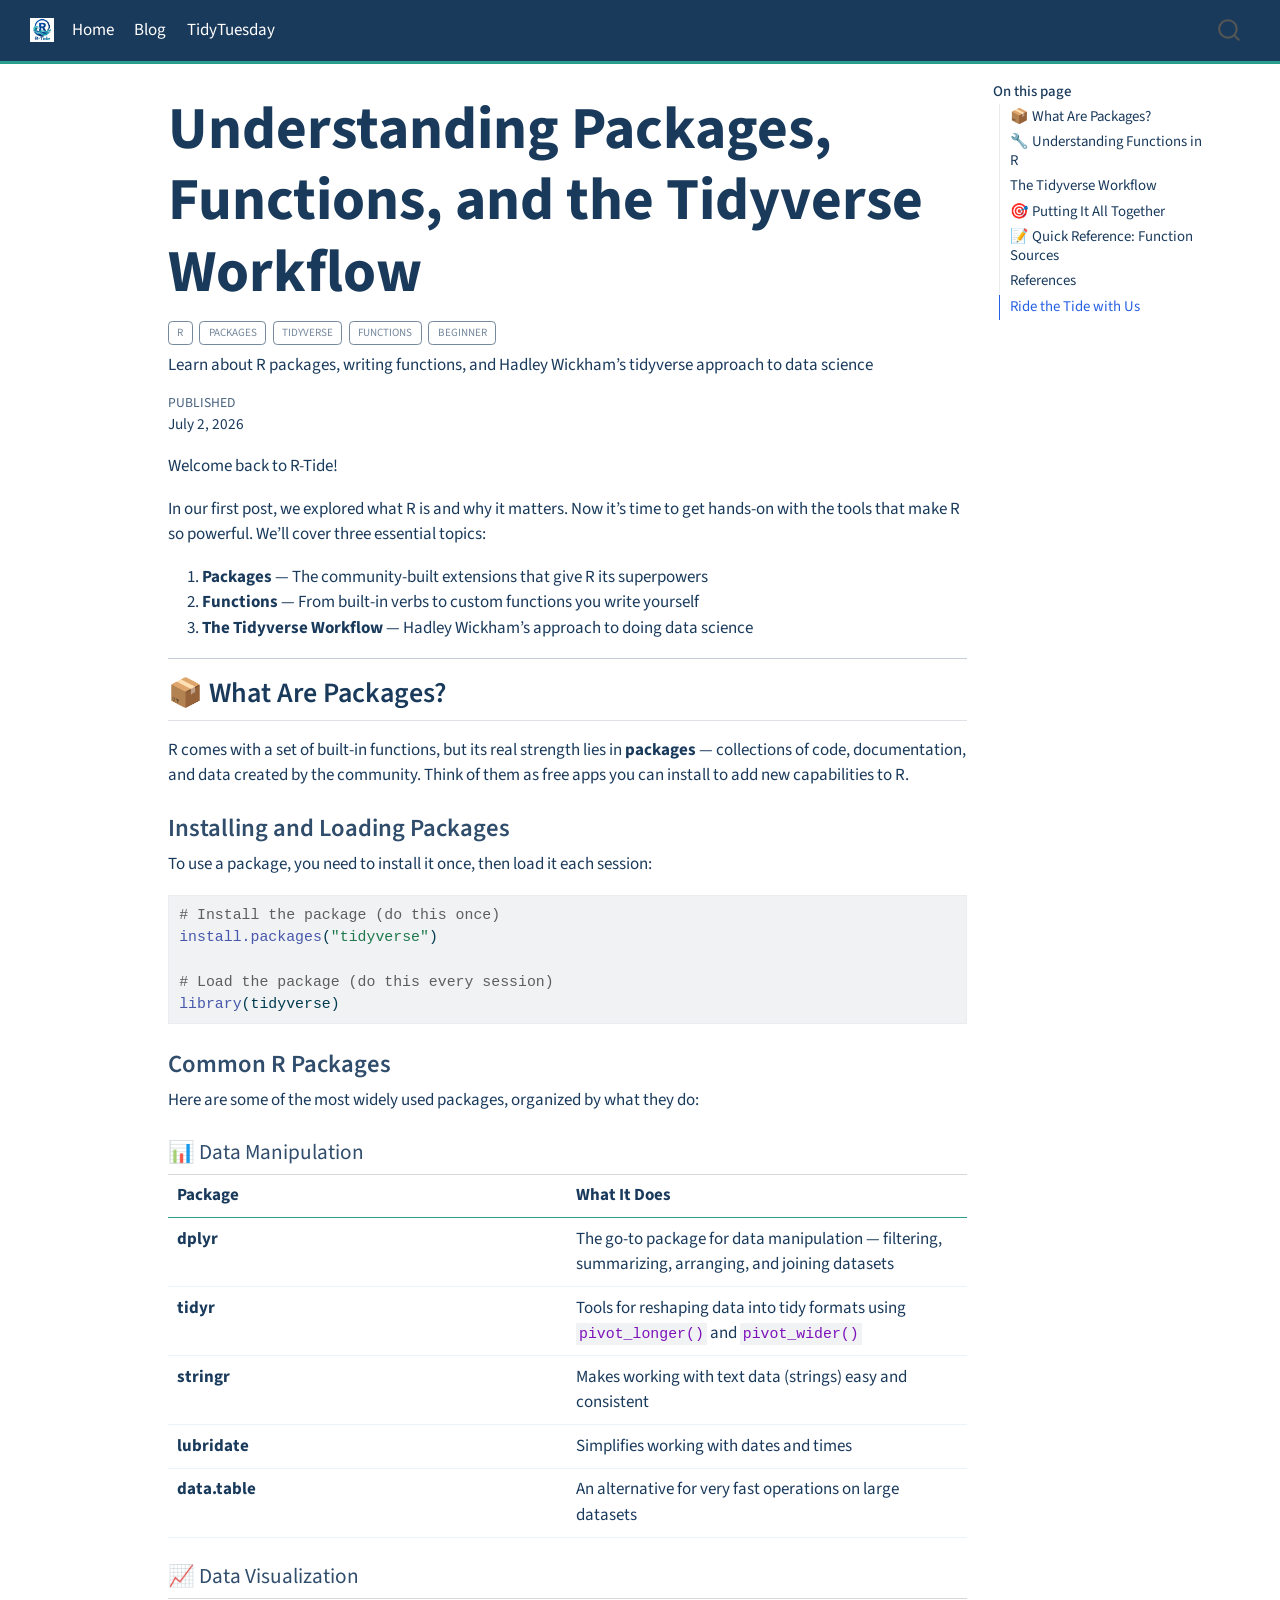
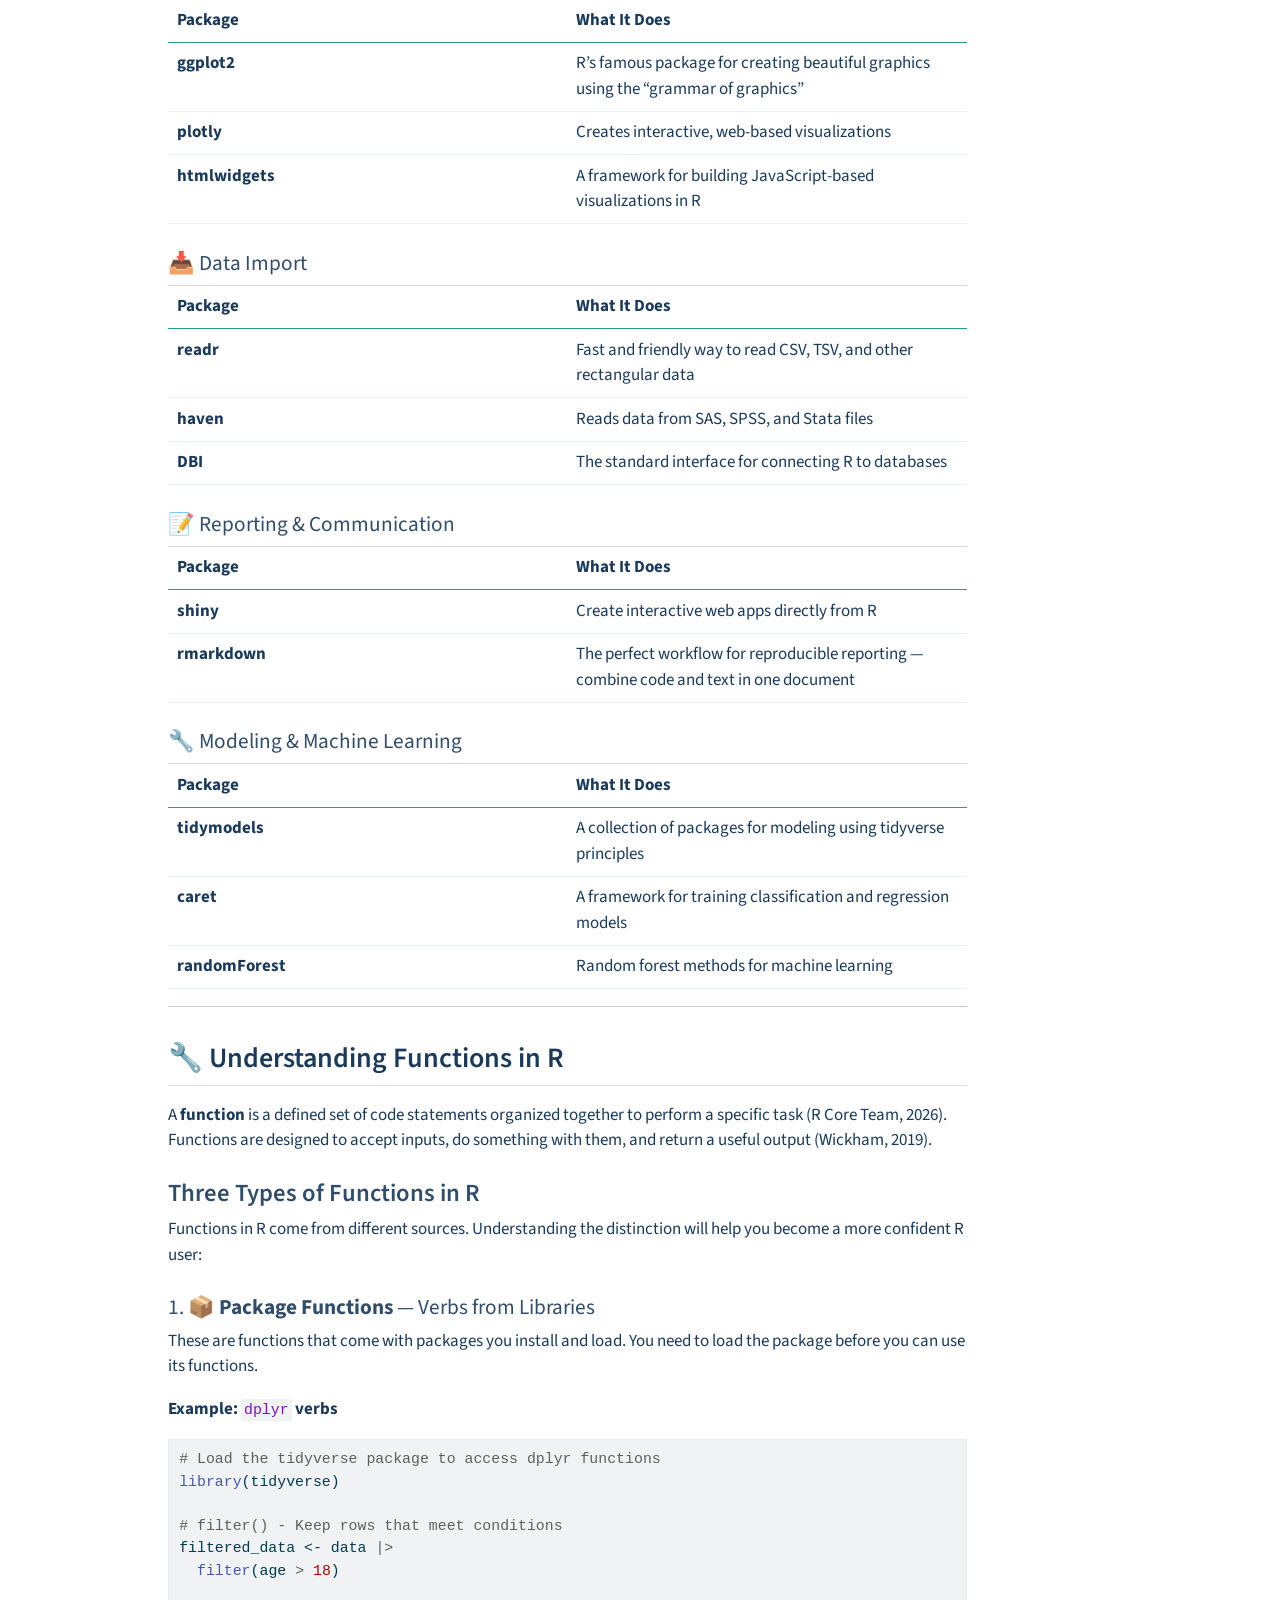
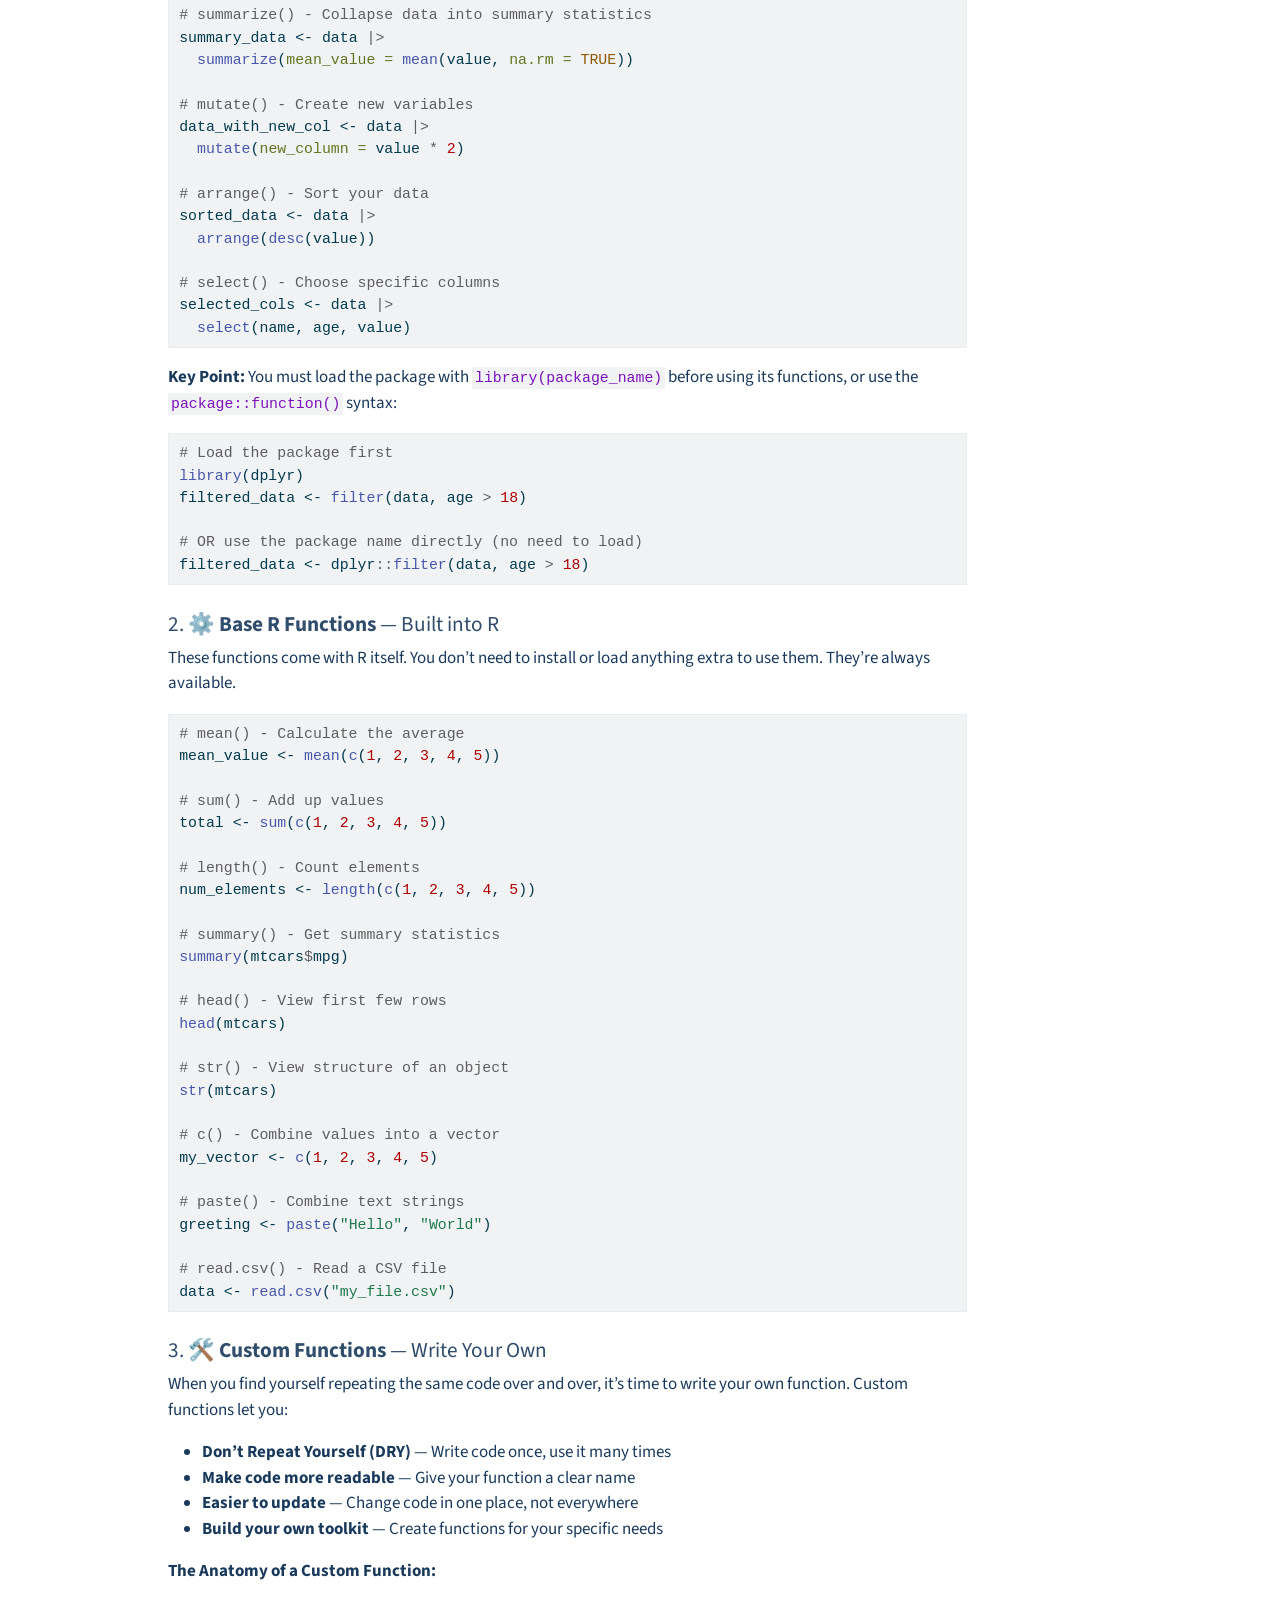
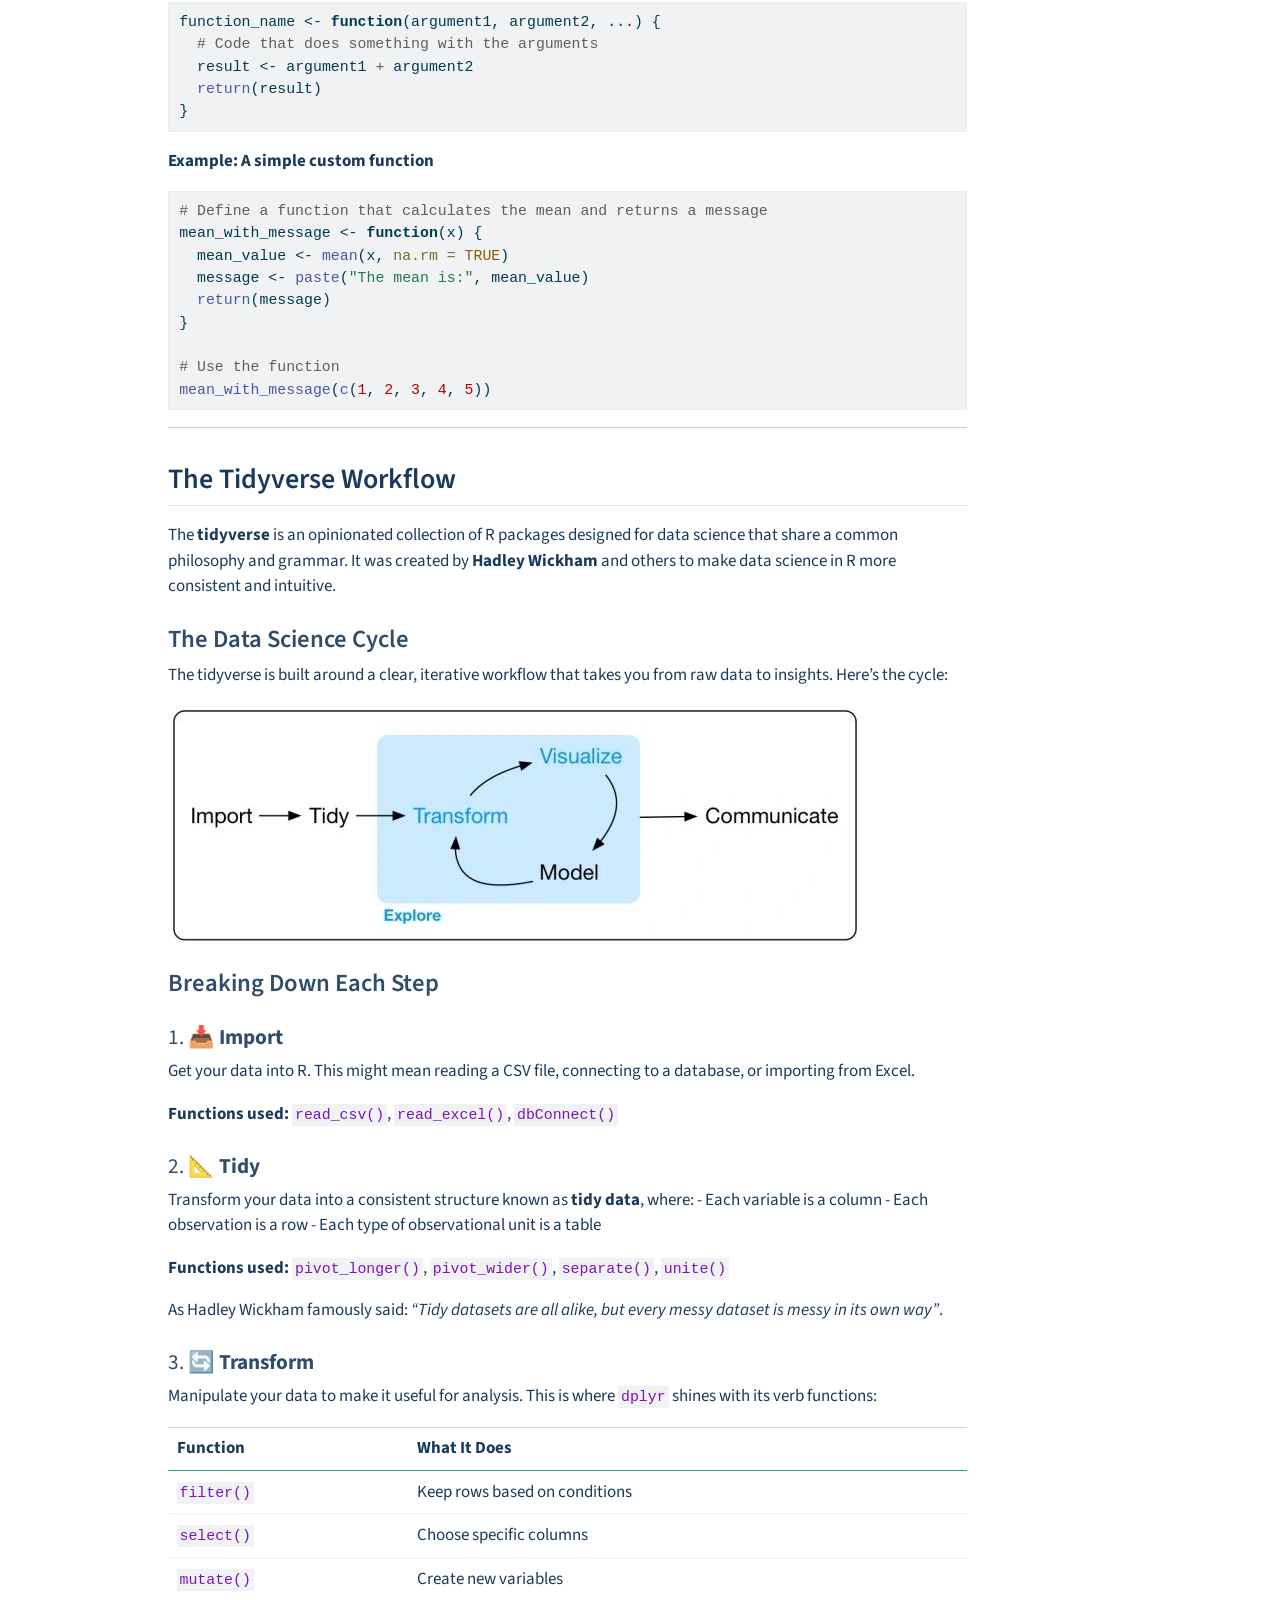
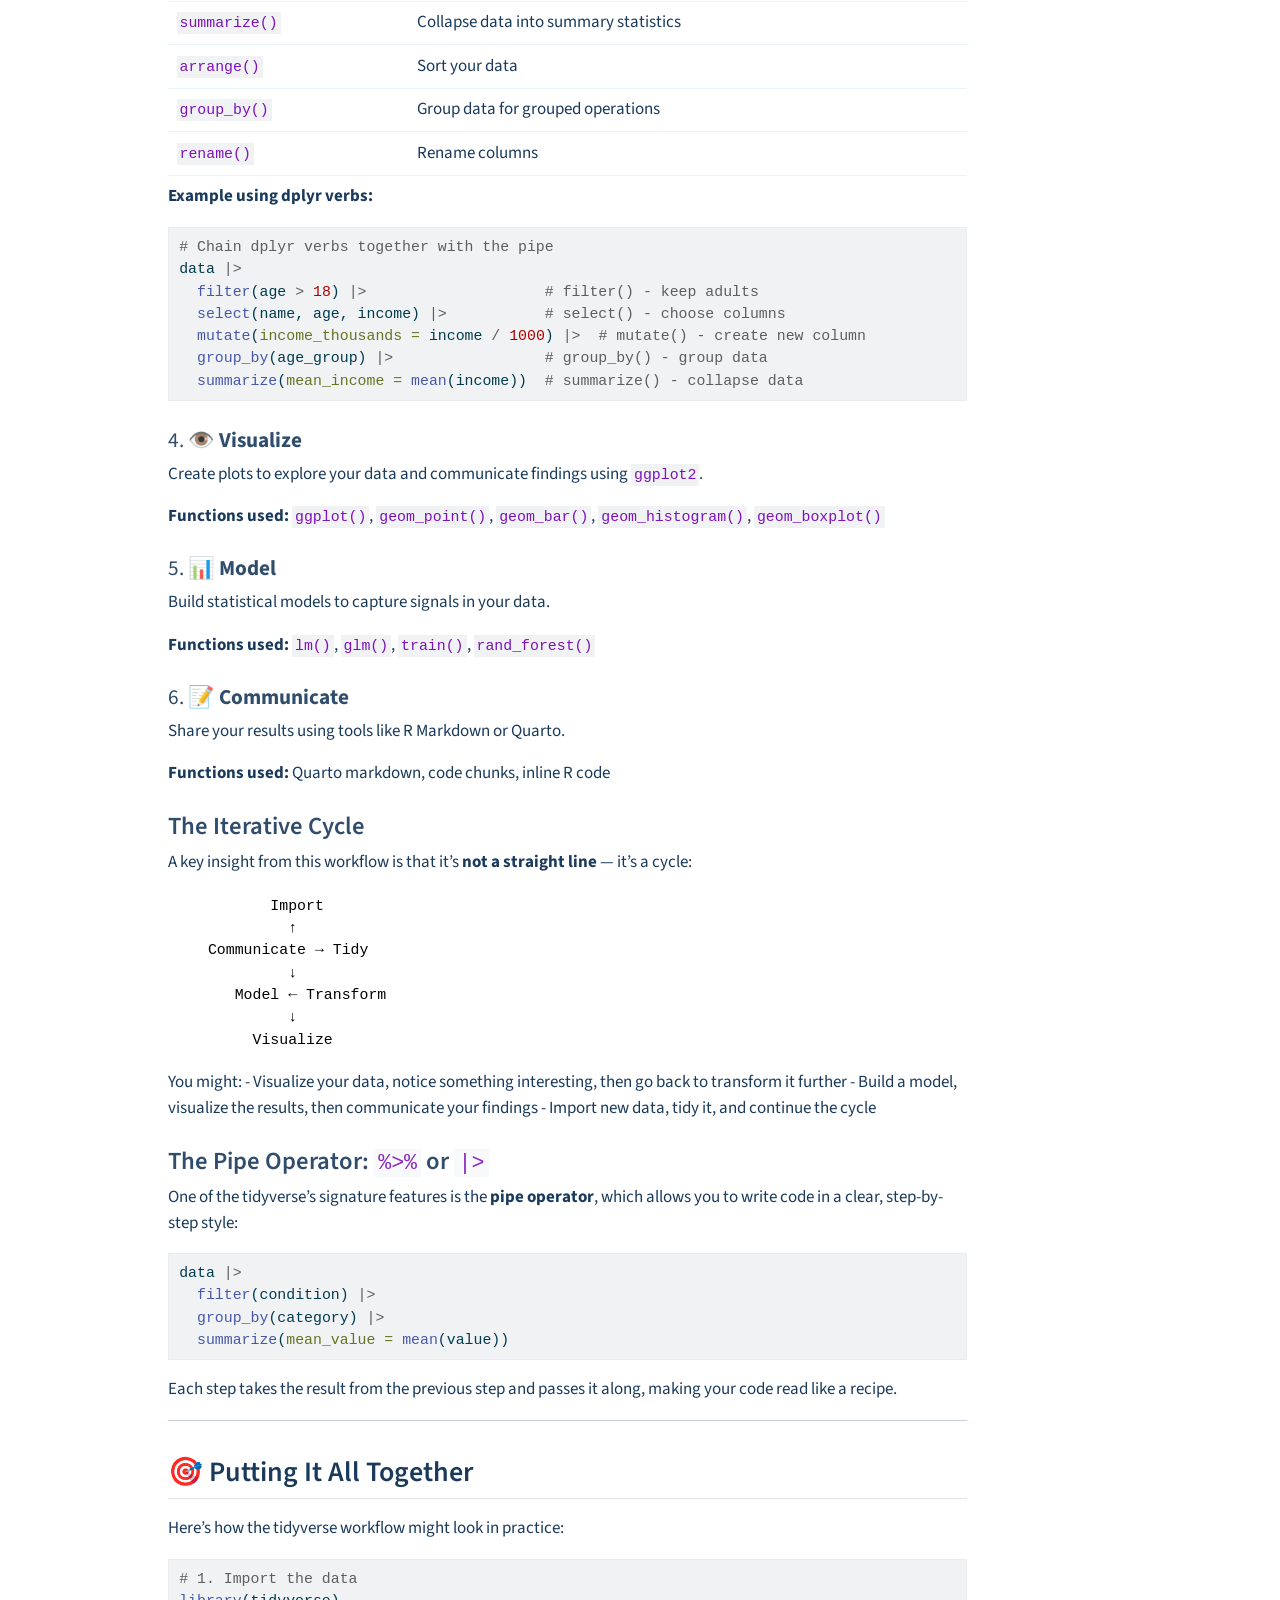
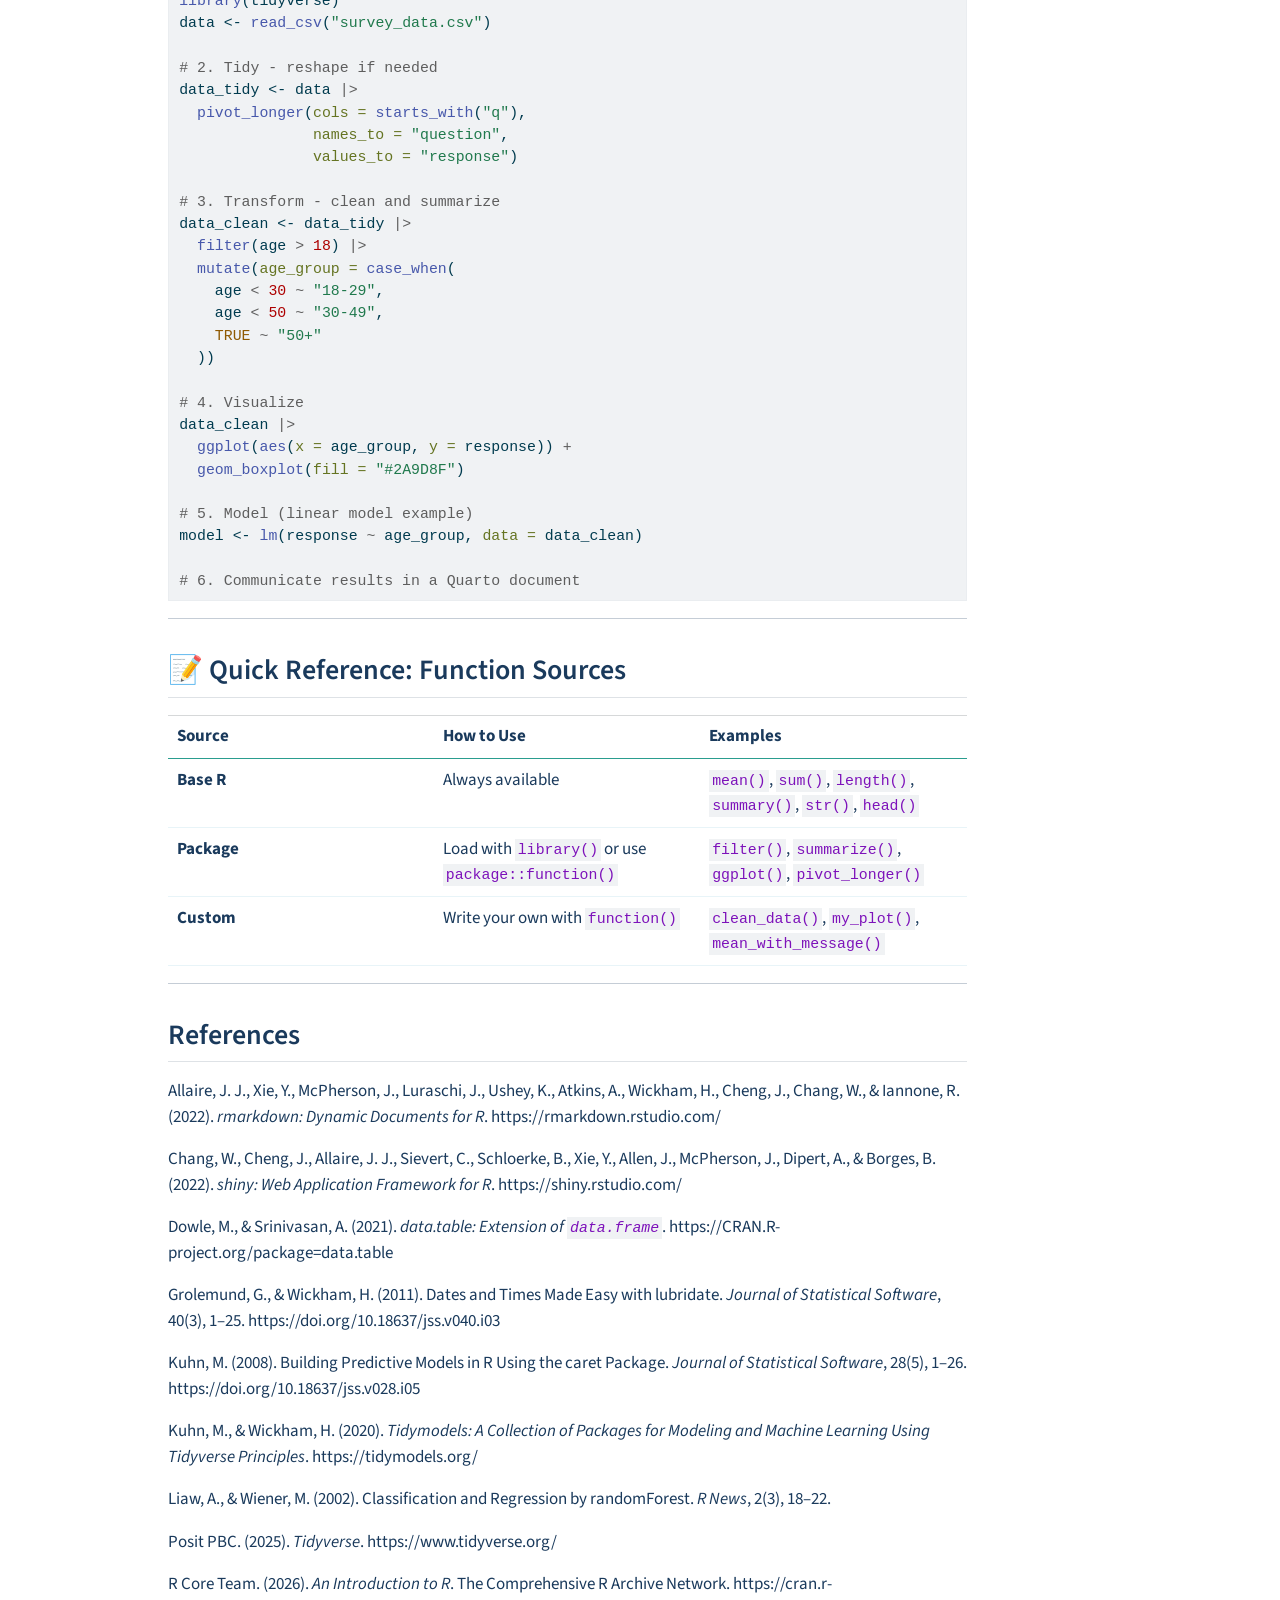
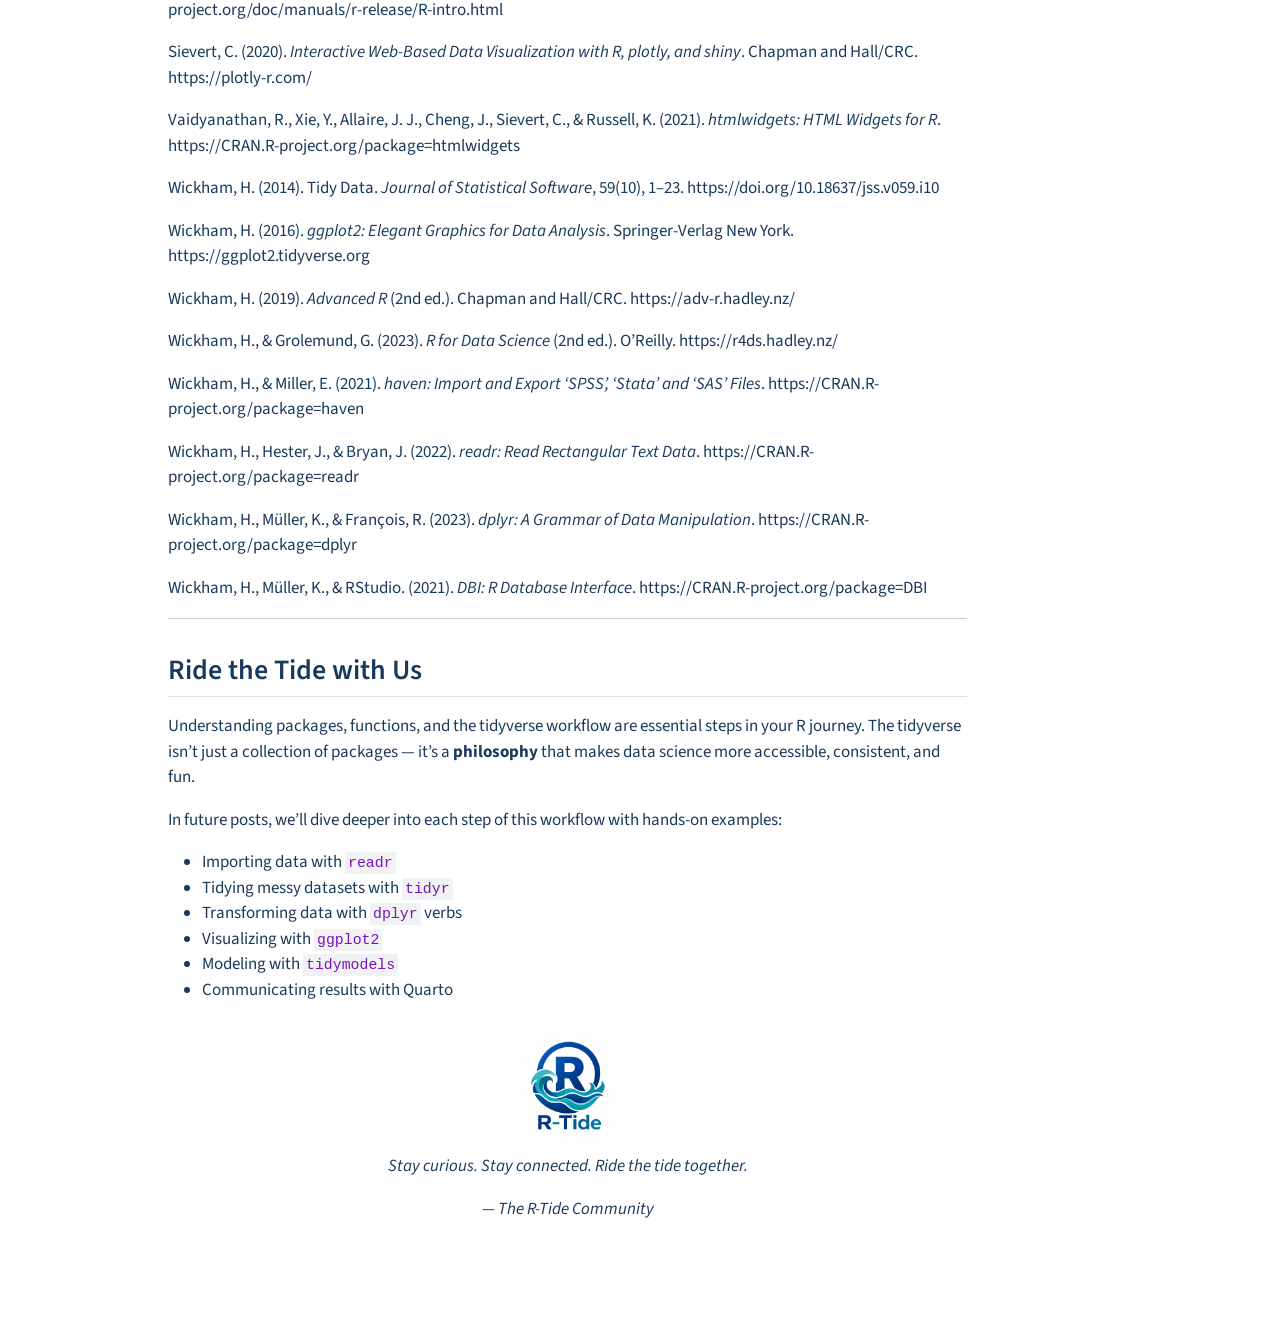
<file: posts/understanding_packages_functions_tidyverse_workflow.html>
<!DOCTYPE html>
<html xmlns="http://www.w3.org/1999/xhtml" lang="en" xml:lang="en"><head>

<meta charset="utf-8">
<meta name="generator" content="quarto-1.9.38">

<meta name="viewport" content="width=device-width, initial-scale=1.0, user-scalable=yes">

<meta name="dcterms.date" content="2026-07-02">
<meta name="description" content="Learn about R packages, writing functions, and Hadley Wickham’s tidyverse approach to data science">

<title>Understanding Packages, Functions, and the Tidyverse Workflow</title>
<style>
/* Default styles provided by pandoc.
** See https://pandoc.org/MANUAL.html#variables-for-html for config info.
*/
code{white-space: pre-wrap;}
span.smallcaps{font-variant: small-caps;}
div.columns{display: flex; gap: min(4vw, 1.5em);}
div.column{flex: auto; overflow-x: auto;}
div.hanging-indent{margin-left: 1.5em; text-indent: -1.5em;}
ul.task-list{list-style: none;}
ul.task-list li input[type="checkbox"] {
  width: 0.8em;
  margin: 0 0.8em 0.2em -1em; /* quarto-specific, see https://github.com/quarto-dev/quarto-cli/issues/4556 */ 
  vertical-align: middle;
}
/* CSS for syntax highlighting */
html { -webkit-text-size-adjust: 100%; }
pre > code.sourceCode { white-space: pre; position: relative; }
pre > code.sourceCode > span { display: inline-block; line-height: 1.25; }
pre > code.sourceCode > span:empty { height: 1.2em; }
.sourceCode { overflow: visible; }
code.sourceCode > span { color: inherit; text-decoration: inherit; }
div.sourceCode { margin: 1em 0; }
pre.sourceCode { margin: 0; }
@media screen {
div.sourceCode { overflow: auto; }
}
@media print {
pre > code.sourceCode { white-space: pre-wrap; }
pre > code.sourceCode > span { text-indent: -5em; padding-left: 5em; }
}
pre.numberSource code
  { counter-reset: source-line 0; }
pre.numberSource code > span
  { position: relative; left: -4em; counter-increment: source-line; }
pre.numberSource code > span > a:first-child::before
  { content: counter(source-line);
    position: relative; left: -1em; text-align: right; vertical-align: baseline;
    border: none; display: inline-block;
    -webkit-touch-callout: none; -webkit-user-select: none;
    -khtml-user-select: none; -moz-user-select: none;
    -ms-user-select: none; user-select: none;
    padding: 0 4px; width: 4em;
  }
pre.numberSource { margin-left: 3em;  padding-left: 4px; }
div.sourceCode
  {   }
@media screen {
pre > code.sourceCode > span > a:first-child::before { text-decoration: underline; }
}
</style>


<script src="../site_libs/quarto-nav/quarto-nav.js"></script>
<script src="../site_libs/quarto-nav/headroom.min.js"></script>
<script src="../site_libs/clipboard/clipboard.min.js"></script>
<script src="../site_libs/quarto-search/autocomplete.umd.js"></script>
<script src="../site_libs/quarto-search/fuse.min.js"></script>
<script src="../site_libs/quarto-search/quarto-search.js"></script>
<meta name="quarto:offset" content="../">
<link href="../images/rtide.png" rel="icon" type="image/png">
<script src="../site_libs/quarto-html/quarto.js" type="module"></script>
<script src="../site_libs/quarto-html/tabsets/tabsets.js" type="module"></script>
<script src="../site_libs/quarto-html/popper.min.js"></script>
<script src="../site_libs/quarto-html/tippy.umd.min.js"></script>
<script src="../site_libs/quarto-html/anchor.min.js"></script>
<link href="../site_libs/quarto-html/tippy.css" rel="stylesheet">
<link href="../site_libs/quarto-html/quarto-syntax-highlighting-15634bcf2e68342d4ad2dfa704d543f6.css" rel="stylesheet" id="quarto-text-highlighting-styles">
<script src="../site_libs/bootstrap/bootstrap.min.js"></script>
<link href="../site_libs/bootstrap/bootstrap-icons.css" rel="stylesheet">
<link href="../site_libs/bootstrap/bootstrap-a0f9fd0d421825b736dc1bbcbcba2219.min.css" rel="stylesheet" append-hash="true" id="quarto-bootstrap" data-mode="light">
<script id="quarto-search-options" type="application/json">{
  "location": "navbar",
  "copy-button": false,
  "collapse-after": 3,
  "panel-placement": "end",
  "type": "overlay",
  "limit": 50,
  "keyboard-shortcut": [
    "f",
    "/",
    "s"
  ],
  "show-item-context": false,
  "language": {
    "search-no-results-text": "No results",
    "search-matching-documents-text": "matching documents",
    "search-copy-link-title": "Copy link to search",
    "search-hide-matches-text": "Hide additional matches",
    "search-more-match-text": "more match in this document",
    "search-more-matches-text": "more matches in this document",
    "search-clear-button-title": "Clear",
    "search-text-placeholder": "",
    "search-detached-cancel-button-title": "Cancel",
    "search-submit-button-title": "Submit",
    "search-label": "Search"
  }
}</script>


<link rel="stylesheet" href="../styles.css">
</head>

<body class="nav-fixed quarto-light">

<div id="quarto-search-results"></div>
  <header id="quarto-header" class="headroom fixed-top">
    <nav class="navbar navbar-expand-lg " data-bs-theme="dark">
      <div class="navbar-container container-fluid">
      <div class="navbar-brand-container mx-auto">
    <a href="../index.html" class="navbar-brand navbar-brand-logo">
    <img src="../images/rtide-logo.png" alt="" class="navbar-logo light-content">
    <img src="../images/rtide-logo.png" alt="" class="navbar-logo dark-content">
    </a>
  </div>
            <div id="quarto-search" class="" title="Search"></div>
          <button class="navbar-toggler" type="button" data-bs-toggle="collapse" data-bs-target="#navbarCollapse" aria-controls="navbarCollapse" role="menu" aria-expanded="false" aria-label="Toggle navigation" onclick="if (window.quartoToggleHeadroom) { window.quartoToggleHeadroom(); }">
  <span class="navbar-toggler-icon"></span>
</button>
          <div class="collapse navbar-collapse" id="navbarCollapse">
            <ul class="navbar-nav navbar-nav-scroll me-auto">
  <li class="nav-item">
    <a class="nav-link" href="../index.html"> 
<span class="menu-text">Home</span></a>
  </li>  
  <li class="nav-item">
    <a class="nav-link" href="../blog.html"> 
<span class="menu-text">Blog</span></a>
  </li>  
  <li class="nav-item">
    <a class="nav-link" href="../tidytuesday.html"> 
<span class="menu-text">TidyTuesday</span></a>
  </li>  
</ul>
          </div> <!-- /navcollapse -->
            <div class="quarto-navbar-tools">
</div>
      </div> <!-- /container-fluid -->
    </nav>
</header>
<!-- content -->
<div id="quarto-content" class="quarto-container page-columns page-rows-contents page-layout-article page-navbar">
<!-- sidebar -->
<!-- margin-sidebar -->
    <div id="quarto-margin-sidebar" class="sidebar margin-sidebar">
        <nav id="TOC" role="doc-toc" class="toc-active">
    <h2 id="toc-title">On this page</h2>
   
  <ul>
  <li><a href="#what-are-packages" id="toc-what-are-packages" class="nav-link active" data-scroll-target="#what-are-packages">📦 What Are Packages?</a>
  <ul class="collapse">
  <li><a href="#installing-and-loading-packages" id="toc-installing-and-loading-packages" class="nav-link" data-scroll-target="#installing-and-loading-packages">Installing and Loading Packages</a></li>
  <li><a href="#common-r-packages" id="toc-common-r-packages" class="nav-link" data-scroll-target="#common-r-packages">Common R Packages</a></li>
  </ul></li>
  <li><a href="#understanding-functions-in-r" id="toc-understanding-functions-in-r" class="nav-link" data-scroll-target="#understanding-functions-in-r">🔧 Understanding Functions in R</a>
  <ul class="collapse">
  <li><a href="#three-types-of-functions-in-r" id="toc-three-types-of-functions-in-r" class="nav-link" data-scroll-target="#three-types-of-functions-in-r">Three Types of Functions in R</a></li>
  </ul></li>
  <li><a href="#the-tidyverse-workflow" id="toc-the-tidyverse-workflow" class="nav-link" data-scroll-target="#the-tidyverse-workflow">The Tidyverse Workflow</a>
  <ul class="collapse">
  <li><a href="#the-data-science-cycle" id="toc-the-data-science-cycle" class="nav-link" data-scroll-target="#the-data-science-cycle">The Data Science Cycle</a></li>
  <li><a href="#breaking-down-each-step" id="toc-breaking-down-each-step" class="nav-link" data-scroll-target="#breaking-down-each-step">Breaking Down Each Step</a></li>
  <li><a href="#the-iterative-cycle" id="toc-the-iterative-cycle" class="nav-link" data-scroll-target="#the-iterative-cycle">The Iterative Cycle</a></li>
  <li><a href="#the-pipe-operator-or" id="toc-the-pipe-operator-or" class="nav-link" data-scroll-target="#the-pipe-operator-or">The Pipe Operator: <code>%&gt;%</code> or <code>|&gt;</code></a></li>
  </ul></li>
  <li><a href="#putting-it-all-together" id="toc-putting-it-all-together" class="nav-link" data-scroll-target="#putting-it-all-together">🎯 Putting It All Together</a></li>
  <li><a href="#quick-reference-function-sources" id="toc-quick-reference-function-sources" class="nav-link" data-scroll-target="#quick-reference-function-sources">📝 Quick Reference: Function Sources</a></li>
  <li><a href="#references" id="toc-references" class="nav-link" data-scroll-target="#references">References</a></li>
  <li><a href="#ride-the-tide-with-us" id="toc-ride-the-tide-with-us" class="nav-link" data-scroll-target="#ride-the-tide-with-us">Ride the Tide with Us</a></li>
  </ul>
</nav>
    </div>
<!-- main -->
<main class="content" id="quarto-document-content">

<header id="title-block-header" class="quarto-title-block default">
<div class="quarto-title">
<h1 class="title">Understanding Packages, Functions, and the Tidyverse Workflow</h1>
  <div class="quarto-categories">
    <div class="quarto-category">R</div>
    <div class="quarto-category">packages</div>
    <div class="quarto-category">tidyverse</div>
    <div class="quarto-category">functions</div>
    <div class="quarto-category">beginner</div>
  </div>
  </div>

<div>
  <div class="description">
    Learn about R packages, writing functions, and Hadley Wickham’s tidyverse approach to data science
  </div>
</div>


<div class="quarto-title-meta">

    
    <div>
    <div class="quarto-title-meta-heading">Published</div>
    <div class="quarto-title-meta-contents">
      <p class="date">July 2, 2026</p>
    </div>
  </div>
  
    
  </div>
  


</header>


<p>Welcome back to R-Tide!</p>
<p>In our first post, we explored what R is and why it matters. Now it’s time to get hands-on with the tools that make R so powerful. We’ll cover three essential topics:</p>
<ol type="1">
<li><strong>Packages</strong> — The community-built extensions that give R its superpowers</li>
<li><strong>Functions</strong> — From built-in verbs to custom functions you write yourself</li>
<li><strong>The Tidyverse Workflow</strong> — Hadley Wickham’s approach to doing data science</li>
</ol>
<hr>
<section id="what-are-packages" class="level2">
<h2 class="anchored" data-anchor-id="what-are-packages">📦 What Are Packages?</h2>
<p>R comes with a set of built-in functions, but its real strength lies in <strong>packages</strong> — collections of code, documentation, and data created by the community. Think of them as free apps you can install to add new capabilities to R.</p>
<section id="installing-and-loading-packages" class="level3">
<h3 class="anchored" data-anchor-id="installing-and-loading-packages">Installing and Loading Packages</h3>
<p>To use a package, you need to install it once, then load it each session:</p>
<div class="cell">
<div class="code-copy-outer-scaffold"><div class="sourceCode cell-code" id="cb1"><pre class="sourceCode r code-with-copy"><code class="sourceCode r"><span id="cb1-1"><a href="#cb1-1" aria-hidden="true" tabindex="-1"></a><span class="co"># Install the package (do this once)</span></span>
<span id="cb1-2"><a href="#cb1-2" aria-hidden="true" tabindex="-1"></a><span class="fu">install.packages</span>(<span class="st">"tidyverse"</span>)</span>
<span id="cb1-3"><a href="#cb1-3" aria-hidden="true" tabindex="-1"></a></span>
<span id="cb1-4"><a href="#cb1-4" aria-hidden="true" tabindex="-1"></a><span class="co"># Load the package (do this every session)</span></span>
<span id="cb1-5"><a href="#cb1-5" aria-hidden="true" tabindex="-1"></a><span class="fu">library</span>(tidyverse)</span></code></pre></div><button title="Copy to Clipboard" class="code-copy-button"><i class="bi"></i></button></div>
</div>
</section>
<section id="common-r-packages" class="level3">
<h3 class="anchored" data-anchor-id="common-r-packages">Common R Packages</h3>
<p>Here are some of the most widely used packages, organized by what they do:</p>
<section id="data-manipulation" class="level4">
<h4 class="anchored" data-anchor-id="data-manipulation">📊 Data Manipulation</h4>
<table class="caption-top table">
<colgroup>
<col style="width: 50%">
<col style="width: 50%">
</colgroup>
<thead>
<tr class="header">
<th>Package</th>
<th>What It Does</th>
</tr>
</thead>
<tbody>
<tr class="odd">
<td><strong>dplyr</strong></td>
<td>The go-to package for data manipulation — filtering, summarizing, arranging, and joining datasets</td>
</tr>
<tr class="even">
<td><strong>tidyr</strong></td>
<td>Tools for reshaping data into tidy formats using <code>pivot_longer()</code> and <code>pivot_wider()</code></td>
</tr>
<tr class="odd">
<td><strong>stringr</strong></td>
<td>Makes working with text data (strings) easy and consistent</td>
</tr>
<tr class="even">
<td><strong>lubridate</strong></td>
<td>Simplifies working with dates and times</td>
</tr>
<tr class="odd">
<td><strong>data.table</strong></td>
<td>An alternative for very fast operations on large datasets</td>
</tr>
</tbody>
</table>
</section>
<section id="data-visualization" class="level4">
<h4 class="anchored" data-anchor-id="data-visualization">📈 Data Visualization</h4>
<table class="caption-top table">
<colgroup>
<col style="width: 50%">
<col style="width: 50%">
</colgroup>
<thead>
<tr class="header">
<th>Package</th>
<th>What It Does</th>
</tr>
</thead>
<tbody>
<tr class="odd">
<td><strong>ggplot2</strong></td>
<td>R’s famous package for creating beautiful graphics using the “grammar of graphics”</td>
</tr>
<tr class="even">
<td><strong>plotly</strong></td>
<td>Creates interactive, web-based visualizations</td>
</tr>
<tr class="odd">
<td><strong>htmlwidgets</strong></td>
<td>A framework for building JavaScript-based visualizations in R</td>
</tr>
</tbody>
</table>
</section>
<section id="data-import" class="level4">
<h4 class="anchored" data-anchor-id="data-import">📥 Data Import</h4>
<table class="caption-top table">
<colgroup>
<col style="width: 50%">
<col style="width: 50%">
</colgroup>
<thead>
<tr class="header">
<th>Package</th>
<th>What It Does</th>
</tr>
</thead>
<tbody>
<tr class="odd">
<td><strong>readr</strong></td>
<td>Fast and friendly way to read CSV, TSV, and other rectangular data</td>
</tr>
<tr class="even">
<td><strong>haven</strong></td>
<td>Reads data from SAS, SPSS, and Stata files</td>
</tr>
<tr class="odd">
<td><strong>DBI</strong></td>
<td>The standard interface for connecting R to databases</td>
</tr>
</tbody>
</table>
</section>
<section id="reporting-communication" class="level4">
<h4 class="anchored" data-anchor-id="reporting-communication">📝 Reporting &amp; Communication</h4>
<table class="caption-top table">
<colgroup>
<col style="width: 50%">
<col style="width: 50%">
</colgroup>
<thead>
<tr class="header">
<th>Package</th>
<th>What It Does</th>
</tr>
</thead>
<tbody>
<tr class="odd">
<td><strong>shiny</strong></td>
<td>Create interactive web apps directly from R</td>
</tr>
<tr class="even">
<td><strong>rmarkdown</strong></td>
<td>The perfect workflow for reproducible reporting — combine code and text in one document</td>
</tr>
</tbody>
</table>
</section>
<section id="modeling-machine-learning" class="level4">
<h4 class="anchored" data-anchor-id="modeling-machine-learning">🔧 Modeling &amp; Machine Learning</h4>
<table class="caption-top table">
<colgroup>
<col style="width: 50%">
<col style="width: 50%">
</colgroup>
<thead>
<tr class="header">
<th>Package</th>
<th>What It Does</th>
</tr>
</thead>
<tbody>
<tr class="odd">
<td><strong>tidymodels</strong></td>
<td>A collection of packages for modeling using tidyverse principles</td>
</tr>
<tr class="even">
<td><strong>caret</strong></td>
<td>A framework for training classification and regression models</td>
</tr>
<tr class="odd">
<td><strong>randomForest</strong></td>
<td>Random forest methods for machine learning</td>
</tr>
</tbody>
</table>
<hr>
</section>
</section>
</section>
<section id="understanding-functions-in-r" class="level2">
<h2 class="anchored" data-anchor-id="understanding-functions-in-r">🔧 Understanding Functions in R</h2>
<p>A <strong>function</strong> is a defined set of code statements organized together to perform a specific task (R Core Team, 2026). Functions are designed to accept inputs, do something with them, and return a useful output (Wickham, 2019).</p>
<section id="three-types-of-functions-in-r" class="level3">
<h3 class="anchored" data-anchor-id="three-types-of-functions-in-r">Three Types of Functions in R</h3>
<p>Functions in R come from different sources. Understanding the distinction will help you become a more confident R user:</p>
<section id="package-functions-verbs-from-libraries" class="level4">
<h4 class="anchored" data-anchor-id="package-functions-verbs-from-libraries">1. 📦 <strong>Package Functions</strong> — Verbs from Libraries</h4>
<p>These are functions that come with packages you install and load. You need to load the package before you can use its functions.</p>
<p><strong>Example: <code>dplyr</code> verbs</strong></p>
<div class="cell">
<div class="code-copy-outer-scaffold"><div class="sourceCode cell-code" id="cb2"><pre class="sourceCode r code-with-copy"><code class="sourceCode r"><span id="cb2-1"><a href="#cb2-1" aria-hidden="true" tabindex="-1"></a><span class="co"># Load the tidyverse package to access dplyr functions</span></span>
<span id="cb2-2"><a href="#cb2-2" aria-hidden="true" tabindex="-1"></a><span class="fu">library</span>(tidyverse)</span>
<span id="cb2-3"><a href="#cb2-3" aria-hidden="true" tabindex="-1"></a></span>
<span id="cb2-4"><a href="#cb2-4" aria-hidden="true" tabindex="-1"></a><span class="co"># filter() - Keep rows that meet conditions</span></span>
<span id="cb2-5"><a href="#cb2-5" aria-hidden="true" tabindex="-1"></a>filtered_data <span class="ot">&lt;-</span> data <span class="sc">|&gt;</span></span>
<span id="cb2-6"><a href="#cb2-6" aria-hidden="true" tabindex="-1"></a>  <span class="fu">filter</span>(age <span class="sc">&gt;</span> <span class="dv">18</span>)</span>
<span id="cb2-7"><a href="#cb2-7" aria-hidden="true" tabindex="-1"></a></span>
<span id="cb2-8"><a href="#cb2-8" aria-hidden="true" tabindex="-1"></a><span class="co"># summarize() - Collapse data into summary statistics</span></span>
<span id="cb2-9"><a href="#cb2-9" aria-hidden="true" tabindex="-1"></a>summary_data <span class="ot">&lt;-</span> data <span class="sc">|&gt;</span></span>
<span id="cb2-10"><a href="#cb2-10" aria-hidden="true" tabindex="-1"></a>  <span class="fu">summarize</span>(<span class="at">mean_value =</span> <span class="fu">mean</span>(value, <span class="at">na.rm =</span> <span class="cn">TRUE</span>))</span>
<span id="cb2-11"><a href="#cb2-11" aria-hidden="true" tabindex="-1"></a></span>
<span id="cb2-12"><a href="#cb2-12" aria-hidden="true" tabindex="-1"></a><span class="co"># mutate() - Create new variables</span></span>
<span id="cb2-13"><a href="#cb2-13" aria-hidden="true" tabindex="-1"></a>data_with_new_col <span class="ot">&lt;-</span> data <span class="sc">|&gt;</span></span>
<span id="cb2-14"><a href="#cb2-14" aria-hidden="true" tabindex="-1"></a>  <span class="fu">mutate</span>(<span class="at">new_column =</span> value <span class="sc">*</span> <span class="dv">2</span>)</span>
<span id="cb2-15"><a href="#cb2-15" aria-hidden="true" tabindex="-1"></a></span>
<span id="cb2-16"><a href="#cb2-16" aria-hidden="true" tabindex="-1"></a><span class="co"># arrange() - Sort your data</span></span>
<span id="cb2-17"><a href="#cb2-17" aria-hidden="true" tabindex="-1"></a>sorted_data <span class="ot">&lt;-</span> data <span class="sc">|&gt;</span></span>
<span id="cb2-18"><a href="#cb2-18" aria-hidden="true" tabindex="-1"></a>  <span class="fu">arrange</span>(<span class="fu">desc</span>(value))</span>
<span id="cb2-19"><a href="#cb2-19" aria-hidden="true" tabindex="-1"></a></span>
<span id="cb2-20"><a href="#cb2-20" aria-hidden="true" tabindex="-1"></a><span class="co"># select() - Choose specific columns</span></span>
<span id="cb2-21"><a href="#cb2-21" aria-hidden="true" tabindex="-1"></a>selected_cols <span class="ot">&lt;-</span> data <span class="sc">|&gt;</span></span>
<span id="cb2-22"><a href="#cb2-22" aria-hidden="true" tabindex="-1"></a>  <span class="fu">select</span>(name, age, value)</span></code></pre></div><button title="Copy to Clipboard" class="code-copy-button"><i class="bi"></i></button></div>
</div>
<p><strong>Key Point:</strong> You must load the package with <code>library(package_name)</code> before using its functions, or use the <code>package::function()</code> syntax:</p>
<div class="cell">
<div class="code-copy-outer-scaffold"><div class="sourceCode cell-code" id="cb3"><pre class="sourceCode r code-with-copy"><code class="sourceCode r"><span id="cb3-1"><a href="#cb3-1" aria-hidden="true" tabindex="-1"></a><span class="co"># Load the package first</span></span>
<span id="cb3-2"><a href="#cb3-2" aria-hidden="true" tabindex="-1"></a><span class="fu">library</span>(dplyr)</span>
<span id="cb3-3"><a href="#cb3-3" aria-hidden="true" tabindex="-1"></a>filtered_data <span class="ot">&lt;-</span> <span class="fu">filter</span>(data, age <span class="sc">&gt;</span> <span class="dv">18</span>)</span>
<span id="cb3-4"><a href="#cb3-4" aria-hidden="true" tabindex="-1"></a></span>
<span id="cb3-5"><a href="#cb3-5" aria-hidden="true" tabindex="-1"></a><span class="co"># OR use the package name directly (no need to load)</span></span>
<span id="cb3-6"><a href="#cb3-6" aria-hidden="true" tabindex="-1"></a>filtered_data <span class="ot">&lt;-</span> dplyr<span class="sc">::</span><span class="fu">filter</span>(data, age <span class="sc">&gt;</span> <span class="dv">18</span>)</span></code></pre></div><button title="Copy to Clipboard" class="code-copy-button"><i class="bi"></i></button></div>
</div>
</section>
<section id="base-r-functions-built-into-r" class="level4">
<h4 class="anchored" data-anchor-id="base-r-functions-built-into-r">2. ⚙️ <strong>Base R Functions</strong> — Built into R</h4>
<p>These functions come with R itself. You don’t need to install or load anything extra to use them. They’re always available.</p>
<div class="cell">
<div class="code-copy-outer-scaffold"><div class="sourceCode cell-code" id="cb4"><pre class="sourceCode r code-with-copy"><code class="sourceCode r"><span id="cb4-1"><a href="#cb4-1" aria-hidden="true" tabindex="-1"></a><span class="co"># mean() - Calculate the average</span></span>
<span id="cb4-2"><a href="#cb4-2" aria-hidden="true" tabindex="-1"></a>mean_value <span class="ot">&lt;-</span> <span class="fu">mean</span>(<span class="fu">c</span>(<span class="dv">1</span>, <span class="dv">2</span>, <span class="dv">3</span>, <span class="dv">4</span>, <span class="dv">5</span>))</span>
<span id="cb4-3"><a href="#cb4-3" aria-hidden="true" tabindex="-1"></a></span>
<span id="cb4-4"><a href="#cb4-4" aria-hidden="true" tabindex="-1"></a><span class="co"># sum() - Add up values</span></span>
<span id="cb4-5"><a href="#cb4-5" aria-hidden="true" tabindex="-1"></a>total <span class="ot">&lt;-</span> <span class="fu">sum</span>(<span class="fu">c</span>(<span class="dv">1</span>, <span class="dv">2</span>, <span class="dv">3</span>, <span class="dv">4</span>, <span class="dv">5</span>))</span>
<span id="cb4-6"><a href="#cb4-6" aria-hidden="true" tabindex="-1"></a></span>
<span id="cb4-7"><a href="#cb4-7" aria-hidden="true" tabindex="-1"></a><span class="co"># length() - Count elements</span></span>
<span id="cb4-8"><a href="#cb4-8" aria-hidden="true" tabindex="-1"></a>num_elements <span class="ot">&lt;-</span> <span class="fu">length</span>(<span class="fu">c</span>(<span class="dv">1</span>, <span class="dv">2</span>, <span class="dv">3</span>, <span class="dv">4</span>, <span class="dv">5</span>))</span>
<span id="cb4-9"><a href="#cb4-9" aria-hidden="true" tabindex="-1"></a></span>
<span id="cb4-10"><a href="#cb4-10" aria-hidden="true" tabindex="-1"></a><span class="co"># summary() - Get summary statistics</span></span>
<span id="cb4-11"><a href="#cb4-11" aria-hidden="true" tabindex="-1"></a><span class="fu">summary</span>(mtcars<span class="sc">$</span>mpg)</span>
<span id="cb4-12"><a href="#cb4-12" aria-hidden="true" tabindex="-1"></a></span>
<span id="cb4-13"><a href="#cb4-13" aria-hidden="true" tabindex="-1"></a><span class="co"># head() - View first few rows</span></span>
<span id="cb4-14"><a href="#cb4-14" aria-hidden="true" tabindex="-1"></a><span class="fu">head</span>(mtcars)</span>
<span id="cb4-15"><a href="#cb4-15" aria-hidden="true" tabindex="-1"></a></span>
<span id="cb4-16"><a href="#cb4-16" aria-hidden="true" tabindex="-1"></a><span class="co"># str() - View structure of an object</span></span>
<span id="cb4-17"><a href="#cb4-17" aria-hidden="true" tabindex="-1"></a><span class="fu">str</span>(mtcars)</span>
<span id="cb4-18"><a href="#cb4-18" aria-hidden="true" tabindex="-1"></a></span>
<span id="cb4-19"><a href="#cb4-19" aria-hidden="true" tabindex="-1"></a><span class="co"># c() - Combine values into a vector</span></span>
<span id="cb4-20"><a href="#cb4-20" aria-hidden="true" tabindex="-1"></a>my_vector <span class="ot">&lt;-</span> <span class="fu">c</span>(<span class="dv">1</span>, <span class="dv">2</span>, <span class="dv">3</span>, <span class="dv">4</span>, <span class="dv">5</span>)</span>
<span id="cb4-21"><a href="#cb4-21" aria-hidden="true" tabindex="-1"></a></span>
<span id="cb4-22"><a href="#cb4-22" aria-hidden="true" tabindex="-1"></a><span class="co"># paste() - Combine text strings</span></span>
<span id="cb4-23"><a href="#cb4-23" aria-hidden="true" tabindex="-1"></a>greeting <span class="ot">&lt;-</span> <span class="fu">paste</span>(<span class="st">"Hello"</span>, <span class="st">"World"</span>)</span>
<span id="cb4-24"><a href="#cb4-24" aria-hidden="true" tabindex="-1"></a></span>
<span id="cb4-25"><a href="#cb4-25" aria-hidden="true" tabindex="-1"></a><span class="co"># read.csv() - Read a CSV file</span></span>
<span id="cb4-26"><a href="#cb4-26" aria-hidden="true" tabindex="-1"></a>data <span class="ot">&lt;-</span> <span class="fu">read.csv</span>(<span class="st">"my_file.csv"</span>)</span></code></pre></div><button title="Copy to Clipboard" class="code-copy-button"><i class="bi"></i></button></div>
</div>
</section>
<section id="custom-functions-write-your-own" class="level4">
<h4 class="anchored" data-anchor-id="custom-functions-write-your-own">3. 🛠️ <strong>Custom Functions</strong> — Write Your Own</h4>
<p>When you find yourself repeating the same code over and over, it’s time to write your own function. Custom functions let you:</p>
<ul>
<li><strong>Don’t Repeat Yourself (DRY)</strong> — Write code once, use it many times</li>
<li><strong>Make code more readable</strong> — Give your function a clear name</li>
<li><strong>Easier to update</strong> — Change code in one place, not everywhere</li>
<li><strong>Build your own toolkit</strong> — Create functions for your specific needs</li>
</ul>
<p><strong>The Anatomy of a Custom Function:</strong></p>
<div class="cell">
<div class="code-copy-outer-scaffold"><div class="sourceCode cell-code" id="cb5"><pre class="sourceCode r code-with-copy"><code class="sourceCode r"><span id="cb5-1"><a href="#cb5-1" aria-hidden="true" tabindex="-1"></a>function_name <span class="ot">&lt;-</span> <span class="cf">function</span>(argument1, argument2, ...) {</span>
<span id="cb5-2"><a href="#cb5-2" aria-hidden="true" tabindex="-1"></a>  <span class="co"># Code that does something with the arguments</span></span>
<span id="cb5-3"><a href="#cb5-3" aria-hidden="true" tabindex="-1"></a>  result <span class="ot">&lt;-</span> argument1 <span class="sc">+</span> argument2</span>
<span id="cb5-4"><a href="#cb5-4" aria-hidden="true" tabindex="-1"></a>  <span class="fu">return</span>(result)</span>
<span id="cb5-5"><a href="#cb5-5" aria-hidden="true" tabindex="-1"></a>}</span></code></pre></div><button title="Copy to Clipboard" class="code-copy-button"><i class="bi"></i></button></div>
</div>
<p><strong>Example: A simple custom function</strong></p>
<div class="cell">
<div class="code-copy-outer-scaffold"><div class="sourceCode cell-code" id="cb6"><pre class="sourceCode r code-with-copy"><code class="sourceCode r"><span id="cb6-1"><a href="#cb6-1" aria-hidden="true" tabindex="-1"></a><span class="co"># Define a function that calculates the mean and returns a message</span></span>
<span id="cb6-2"><a href="#cb6-2" aria-hidden="true" tabindex="-1"></a>mean_with_message <span class="ot">&lt;-</span> <span class="cf">function</span>(x) {</span>
<span id="cb6-3"><a href="#cb6-3" aria-hidden="true" tabindex="-1"></a>  mean_value <span class="ot">&lt;-</span> <span class="fu">mean</span>(x, <span class="at">na.rm =</span> <span class="cn">TRUE</span>)</span>
<span id="cb6-4"><a href="#cb6-4" aria-hidden="true" tabindex="-1"></a>  message <span class="ot">&lt;-</span> <span class="fu">paste</span>(<span class="st">"The mean is:"</span>, mean_value)</span>
<span id="cb6-5"><a href="#cb6-5" aria-hidden="true" tabindex="-1"></a>  <span class="fu">return</span>(message)</span>
<span id="cb6-6"><a href="#cb6-6" aria-hidden="true" tabindex="-1"></a>}</span>
<span id="cb6-7"><a href="#cb6-7" aria-hidden="true" tabindex="-1"></a></span>
<span id="cb6-8"><a href="#cb6-8" aria-hidden="true" tabindex="-1"></a><span class="co"># Use the function</span></span>
<span id="cb6-9"><a href="#cb6-9" aria-hidden="true" tabindex="-1"></a><span class="fu">mean_with_message</span>(<span class="fu">c</span>(<span class="dv">1</span>, <span class="dv">2</span>, <span class="dv">3</span>, <span class="dv">4</span>, <span class="dv">5</span>))</span></code></pre></div><button title="Copy to Clipboard" class="code-copy-button"><i class="bi"></i></button></div>
</div>
<hr>
</section>
</section>
</section>
<section id="the-tidyverse-workflow" class="level2">
<h2 class="anchored" data-anchor-id="the-tidyverse-workflow">The Tidyverse Workflow</h2>
<p>The <strong>tidyverse</strong> is an opinionated collection of R packages designed for data science that share a common philosophy and grammar. It was created by <strong>Hadley Wickham</strong> and others to make data science in R more consistent and intuitive.</p>
<section id="the-data-science-cycle" class="level3">
<h3 class="anchored" data-anchor-id="the-data-science-cycle">The Data Science Cycle</h3>
<p>The tidyverse is built around a clear, iterative workflow that takes you from raw data to insights. Here’s the cycle:</p>
<p><img src="..\images/tidy_model.jpg" class="img-fluid"></p>
</section>
<section id="breaking-down-each-step" class="level3">
<h3 class="anchored" data-anchor-id="breaking-down-each-step">Breaking Down Each Step</h3>
<section id="import" class="level4">
<h4 class="anchored" data-anchor-id="import">1. 📥 <strong>Import</strong></h4>
<p>Get your data into R. This might mean reading a CSV file, connecting to a database, or importing from Excel.</p>
<p><strong>Functions used:</strong> <code>read_csv()</code>, <code>read_excel()</code>, <code>dbConnect()</code></p>
</section>
<section id="tidy" class="level4">
<h4 class="anchored" data-anchor-id="tidy">2. 📐 <strong>Tidy</strong></h4>
<p>Transform your data into a consistent structure known as <strong>tidy data</strong>, where: - Each variable is a column - Each observation is a row - Each type of observational unit is a table</p>
<p><strong>Functions used:</strong> <code>pivot_longer()</code>, <code>pivot_wider()</code>, <code>separate()</code>, <code>unite()</code></p>
<p>As Hadley Wickham famously said: <em>“Tidy datasets are all alike, but every messy dataset is messy in its own way”</em>.</p>
</section>
<section id="transform" class="level4">
<h4 class="anchored" data-anchor-id="transform">3. 🔄 <strong>Transform</strong></h4>
<p>Manipulate your data to make it useful for analysis. This is where <code>dplyr</code> shines with its verb functions:</p>
<table class="caption-top table">
<thead>
<tr class="header">
<th>Function</th>
<th>What It Does</th>
</tr>
</thead>
<tbody>
<tr class="odd">
<td><code>filter()</code></td>
<td>Keep rows based on conditions</td>
</tr>
<tr class="even">
<td><code>select()</code></td>
<td>Choose specific columns</td>
</tr>
<tr class="odd">
<td><code>mutate()</code></td>
<td>Create new variables</td>
</tr>
<tr class="even">
<td><code>summarize()</code></td>
<td>Collapse data into summary statistics</td>
</tr>
<tr class="odd">
<td><code>arrange()</code></td>
<td>Sort your data</td>
</tr>
<tr class="even">
<td><code>group_by()</code></td>
<td>Group data for grouped operations</td>
</tr>
<tr class="odd">
<td><code>rename()</code></td>
<td>Rename columns</td>
</tr>
</tbody>
</table>
<p><strong>Example using dplyr verbs:</strong></p>
<div class="cell">
<div class="code-copy-outer-scaffold"><div class="sourceCode cell-code" id="cb7"><pre class="sourceCode r code-with-copy"><code class="sourceCode r"><span id="cb7-1"><a href="#cb7-1" aria-hidden="true" tabindex="-1"></a><span class="co"># Chain dplyr verbs together with the pipe</span></span>
<span id="cb7-2"><a href="#cb7-2" aria-hidden="true" tabindex="-1"></a>data <span class="sc">|&gt;</span></span>
<span id="cb7-3"><a href="#cb7-3" aria-hidden="true" tabindex="-1"></a>  <span class="fu">filter</span>(age <span class="sc">&gt;</span> <span class="dv">18</span>) <span class="sc">|&gt;</span>                    <span class="co"># filter() - keep adults</span></span>
<span id="cb7-4"><a href="#cb7-4" aria-hidden="true" tabindex="-1"></a>  <span class="fu">select</span>(name, age, income) <span class="sc">|&gt;</span>           <span class="co"># select() - choose columns</span></span>
<span id="cb7-5"><a href="#cb7-5" aria-hidden="true" tabindex="-1"></a>  <span class="fu">mutate</span>(<span class="at">income_thousands =</span> income <span class="sc">/</span> <span class="dv">1000</span>) <span class="sc">|&gt;</span>  <span class="co"># mutate() - create new column</span></span>
<span id="cb7-6"><a href="#cb7-6" aria-hidden="true" tabindex="-1"></a>  <span class="fu">group_by</span>(age_group) <span class="sc">|&gt;</span>                 <span class="co"># group_by() - group data</span></span>
<span id="cb7-7"><a href="#cb7-7" aria-hidden="true" tabindex="-1"></a>  <span class="fu">summarize</span>(<span class="at">mean_income =</span> <span class="fu">mean</span>(income))  <span class="co"># summarize() - collapse data</span></span></code></pre></div><button title="Copy to Clipboard" class="code-copy-button"><i class="bi"></i></button></div>
</div>
</section>
<section id="visualize" class="level4">
<h4 class="anchored" data-anchor-id="visualize">4. 👁️ <strong>Visualize</strong></h4>
<p>Create plots to explore your data and communicate findings using <code>ggplot2</code>.</p>
<p><strong>Functions used:</strong> <code>ggplot()</code>, <code>geom_point()</code>, <code>geom_bar()</code>, <code>geom_histogram()</code>, <code>geom_boxplot()</code></p>
</section>
<section id="model" class="level4">
<h4 class="anchored" data-anchor-id="model">5. 📊 <strong>Model</strong></h4>
<p>Build statistical models to capture signals in your data.</p>
<p><strong>Functions used:</strong> <code>lm()</code>, <code>glm()</code>, <code>train()</code>, <code>rand_forest()</code></p>
</section>
<section id="communicate" class="level4">
<h4 class="anchored" data-anchor-id="communicate">6. 📝 <strong>Communicate</strong></h4>
<p>Share your results using tools like R Markdown or Quarto.</p>
<p><strong>Functions used:</strong> Quarto markdown, code chunks, inline R code</p>
</section>
</section>
<section id="the-iterative-cycle" class="level3">
<h3 class="anchored" data-anchor-id="the-iterative-cycle">The Iterative Cycle</h3>
<p>A key insight from this workflow is that it’s <strong>not a straight line</strong> — it’s a cycle:</p>
<pre><code>           Import
             ↑
    Communicate → Tidy
             ↓
       Model ← Transform
             ↓
         Visualize</code></pre>
<p>You might: - Visualize your data, notice something interesting, then go back to transform it further - Build a model, visualize the results, then communicate your findings - Import new data, tidy it, and continue the cycle</p>
</section>
<section id="the-pipe-operator-or" class="level3">
<h3 class="anchored" data-anchor-id="the-pipe-operator-or">The Pipe Operator: <code>%&gt;%</code> or <code>|&gt;</code></h3>
<p>One of the tidyverse’s signature features is the <strong>pipe operator</strong>, which allows you to write code in a clear, step-by-step style:</p>
<div class="cell">
<div class="code-copy-outer-scaffold"><div class="sourceCode cell-code" id="cb9"><pre class="sourceCode r code-with-copy"><code class="sourceCode r"><span id="cb9-1"><a href="#cb9-1" aria-hidden="true" tabindex="-1"></a>data <span class="sc">|&gt;</span></span>
<span id="cb9-2"><a href="#cb9-2" aria-hidden="true" tabindex="-1"></a>  <span class="fu">filter</span>(condition) <span class="sc">|&gt;</span></span>
<span id="cb9-3"><a href="#cb9-3" aria-hidden="true" tabindex="-1"></a>  <span class="fu">group_by</span>(category) <span class="sc">|&gt;</span></span>
<span id="cb9-4"><a href="#cb9-4" aria-hidden="true" tabindex="-1"></a>  <span class="fu">summarize</span>(<span class="at">mean_value =</span> <span class="fu">mean</span>(value))</span></code></pre></div><button title="Copy to Clipboard" class="code-copy-button"><i class="bi"></i></button></div>
</div>
<p>Each step takes the result from the previous step and passes it along, making your code read like a recipe.</p>
<hr>
</section>
</section>
<section id="putting-it-all-together" class="level2">
<h2 class="anchored" data-anchor-id="putting-it-all-together">🎯 Putting It All Together</h2>
<p>Here’s how the tidyverse workflow might look in practice:</p>
<div class="cell">
<div class="code-copy-outer-scaffold"><div class="sourceCode cell-code" id="cb10"><pre class="sourceCode r code-with-copy"><code class="sourceCode r"><span id="cb10-1"><a href="#cb10-1" aria-hidden="true" tabindex="-1"></a><span class="co"># 1. Import the data</span></span>
<span id="cb10-2"><a href="#cb10-2" aria-hidden="true" tabindex="-1"></a><span class="fu">library</span>(tidyverse)</span>
<span id="cb10-3"><a href="#cb10-3" aria-hidden="true" tabindex="-1"></a>data <span class="ot">&lt;-</span> <span class="fu">read_csv</span>(<span class="st">"survey_data.csv"</span>)</span>
<span id="cb10-4"><a href="#cb10-4" aria-hidden="true" tabindex="-1"></a></span>
<span id="cb10-5"><a href="#cb10-5" aria-hidden="true" tabindex="-1"></a><span class="co"># 2. Tidy - reshape if needed</span></span>
<span id="cb10-6"><a href="#cb10-6" aria-hidden="true" tabindex="-1"></a>data_tidy <span class="ot">&lt;-</span> data <span class="sc">|&gt;</span></span>
<span id="cb10-7"><a href="#cb10-7" aria-hidden="true" tabindex="-1"></a>  <span class="fu">pivot_longer</span>(<span class="at">cols =</span> <span class="fu">starts_with</span>(<span class="st">"q"</span>), </span>
<span id="cb10-8"><a href="#cb10-8" aria-hidden="true" tabindex="-1"></a>               <span class="at">names_to =</span> <span class="st">"question"</span>, </span>
<span id="cb10-9"><a href="#cb10-9" aria-hidden="true" tabindex="-1"></a>               <span class="at">values_to =</span> <span class="st">"response"</span>)</span>
<span id="cb10-10"><a href="#cb10-10" aria-hidden="true" tabindex="-1"></a></span>
<span id="cb10-11"><a href="#cb10-11" aria-hidden="true" tabindex="-1"></a><span class="co"># 3. Transform - clean and summarize</span></span>
<span id="cb10-12"><a href="#cb10-12" aria-hidden="true" tabindex="-1"></a>data_clean <span class="ot">&lt;-</span> data_tidy <span class="sc">|&gt;</span></span>
<span id="cb10-13"><a href="#cb10-13" aria-hidden="true" tabindex="-1"></a>  <span class="fu">filter</span>(age <span class="sc">&gt;</span> <span class="dv">18</span>) <span class="sc">|&gt;</span></span>
<span id="cb10-14"><a href="#cb10-14" aria-hidden="true" tabindex="-1"></a>  <span class="fu">mutate</span>(<span class="at">age_group =</span> <span class="fu">case_when</span>(</span>
<span id="cb10-15"><a href="#cb10-15" aria-hidden="true" tabindex="-1"></a>    age <span class="sc">&lt;</span> <span class="dv">30</span> <span class="sc">~</span> <span class="st">"18-29"</span>,</span>
<span id="cb10-16"><a href="#cb10-16" aria-hidden="true" tabindex="-1"></a>    age <span class="sc">&lt;</span> <span class="dv">50</span> <span class="sc">~</span> <span class="st">"30-49"</span>,</span>
<span id="cb10-17"><a href="#cb10-17" aria-hidden="true" tabindex="-1"></a>    <span class="cn">TRUE</span> <span class="sc">~</span> <span class="st">"50+"</span></span>
<span id="cb10-18"><a href="#cb10-18" aria-hidden="true" tabindex="-1"></a>  ))</span>
<span id="cb10-19"><a href="#cb10-19" aria-hidden="true" tabindex="-1"></a></span>
<span id="cb10-20"><a href="#cb10-20" aria-hidden="true" tabindex="-1"></a><span class="co"># 4. Visualize</span></span>
<span id="cb10-21"><a href="#cb10-21" aria-hidden="true" tabindex="-1"></a>data_clean <span class="sc">|&gt;</span></span>
<span id="cb10-22"><a href="#cb10-22" aria-hidden="true" tabindex="-1"></a>  <span class="fu">ggplot</span>(<span class="fu">aes</span>(<span class="at">x =</span> age_group, <span class="at">y =</span> response)) <span class="sc">+</span></span>
<span id="cb10-23"><a href="#cb10-23" aria-hidden="true" tabindex="-1"></a>  <span class="fu">geom_boxplot</span>(<span class="at">fill =</span> <span class="st">"#2A9D8F"</span>)</span>
<span id="cb10-24"><a href="#cb10-24" aria-hidden="true" tabindex="-1"></a></span>
<span id="cb10-25"><a href="#cb10-25" aria-hidden="true" tabindex="-1"></a><span class="co"># 5. Model (linear model example)</span></span>
<span id="cb10-26"><a href="#cb10-26" aria-hidden="true" tabindex="-1"></a>model <span class="ot">&lt;-</span> <span class="fu">lm</span>(response <span class="sc">~</span> age_group, <span class="at">data =</span> data_clean)</span>
<span id="cb10-27"><a href="#cb10-27" aria-hidden="true" tabindex="-1"></a></span>
<span id="cb10-28"><a href="#cb10-28" aria-hidden="true" tabindex="-1"></a><span class="co"># 6. Communicate results in a Quarto document</span></span></code></pre></div><button title="Copy to Clipboard" class="code-copy-button"><i class="bi"></i></button></div>
</div>
<hr>
</section>
<section id="quick-reference-function-sources" class="level2">
<h2 class="anchored" data-anchor-id="quick-reference-function-sources">📝 Quick Reference: Function Sources</h2>
<table class="caption-top table">
<colgroup>
<col style="width: 33%">
<col style="width: 33%">
<col style="width: 33%">
</colgroup>
<thead>
<tr class="header">
<th>Source</th>
<th>How to Use</th>
<th>Examples</th>
</tr>
</thead>
<tbody>
<tr class="odd">
<td><strong>Base R</strong></td>
<td>Always available</td>
<td><code>mean()</code>, <code>sum()</code>, <code>length()</code>, <code>summary()</code>, <code>str()</code>, <code>head()</code></td>
</tr>
<tr class="even">
<td><strong>Package</strong></td>
<td>Load with <code>library()</code> or use <code>package::function()</code></td>
<td><code>filter()</code>, <code>summarize()</code>, <code>ggplot()</code>, <code>pivot_longer()</code></td>
</tr>
<tr class="odd">
<td><strong>Custom</strong></td>
<td>Write your own with <code>function()</code></td>
<td><code>clean_data()</code>, <code>my_plot()</code>, <code>mean_with_message()</code></td>
</tr>
</tbody>
</table>
<hr>
</section>
<section id="references" class="level2">
<h2 class="anchored" data-anchor-id="references">References</h2>
<p>Allaire, J. J., Xie, Y., McPherson, J., Luraschi, J., Ushey, K., Atkins, A., Wickham, H., Cheng, J., Chang, W., &amp; Iannone, R. (2022). <em>rmarkdown: Dynamic Documents for R</em>. https://rmarkdown.rstudio.com/</p>
<p>Chang, W., Cheng, J., Allaire, J. J., Sievert, C., Schloerke, B., Xie, Y., Allen, J., McPherson, J., Dipert, A., &amp; Borges, B. (2022). <em>shiny: Web Application Framework for R</em>. https://shiny.rstudio.com/</p>
<p>Dowle, M., &amp; Srinivasan, A. (2021). <em>data.table: Extension of <code>data.frame</code></em>. https://CRAN.R-project.org/package=data.table</p>
<p>Grolemund, G., &amp; Wickham, H. (2011). Dates and Times Made Easy with lubridate. <em>Journal of Statistical Software</em>, 40(3), 1–25. https://doi.org/10.18637/jss.v040.i03</p>
<p>Kuhn, M. (2008). Building Predictive Models in R Using the caret Package. <em>Journal of Statistical Software</em>, 28(5), 1–26. https://doi.org/10.18637/jss.v028.i05</p>
<p>Kuhn, M., &amp; Wickham, H. (2020). <em>Tidymodels: A Collection of Packages for Modeling and Machine Learning Using Tidyverse Principles</em>. https://tidymodels.org/</p>
<p>Liaw, A., &amp; Wiener, M. (2002). Classification and Regression by randomForest. <em>R News</em>, 2(3), 18–22.</p>
<p>Posit PBC. (2025). <em>Tidyverse</em>. https://www.tidyverse.org/</p>
<p>R Core Team. (2026). <em>An Introduction to R</em>. The Comprehensive R Archive Network. https://cran.r-project.org/doc/manuals/r-release/R-intro.html</p>
<p>Sievert, C. (2020). <em>Interactive Web-Based Data Visualization with R, plotly, and shiny</em>. Chapman and Hall/CRC. https://plotly-r.com/</p>
<p>Vaidyanathan, R., Xie, Y., Allaire, J. J., Cheng, J., Sievert, C., &amp; Russell, K. (2021). <em>htmlwidgets: HTML Widgets for R</em>. https://CRAN.R-project.org/package=htmlwidgets</p>
<p>Wickham, H. (2014). Tidy Data. <em>Journal of Statistical Software</em>, 59(10), 1–23. https://doi.org/10.18637/jss.v059.i10</p>
<p>Wickham, H. (2016). <em>ggplot2: Elegant Graphics for Data Analysis</em>. Springer-Verlag New York. https://ggplot2.tidyverse.org</p>
<p>Wickham, H. (2019). <em>Advanced R</em> (2nd ed.). Chapman and Hall/CRC. https://adv-r.hadley.nz/</p>
<p>Wickham, H., &amp; Grolemund, G. (2023). <em>R for Data Science</em> (2nd ed.). O’Reilly. https://r4ds.hadley.nz/</p>
<p>Wickham, H., &amp; Miller, E. (2021). <em>haven: Import and Export ‘SPSS’, ‘Stata’ and ‘SAS’ Files</em>. https://CRAN.R-project.org/package=haven</p>
<p>Wickham, H., Hester, J., &amp; Bryan, J. (2022). <em>readr: Read Rectangular Text Data</em>. https://CRAN.R-project.org/package=readr</p>
<p>Wickham, H., Müller, K., &amp; François, R. (2023). <em>dplyr: A Grammar of Data Manipulation</em>. https://CRAN.R-project.org/package=dplyr</p>
<p>Wickham, H., Müller, K., &amp; RStudio. (2021). <em>DBI: R Database Interface</em>. https://CRAN.R-project.org/package=DBI</p>
<hr>
</section>
<section id="ride-the-tide-with-us" class="level2">
<h2 class="anchored" data-anchor-id="ride-the-tide-with-us">Ride the Tide with Us</h2>
<p>Understanding packages, functions, and the tidyverse workflow are essential steps in your R journey. The tidyverse isn’t just a collection of packages — it’s a <strong>philosophy</strong> that makes data science more accessible, consistent, and fun.</p>
<p>In future posts, we’ll dive deeper into each step of this workflow with hands-on examples:</p>
<ul>
<li>Importing data with <code>readr</code></li>
<li>Tidying messy datasets with <code>tidyr</code></li>
<li>Transforming data with <code>dplyr</code> verbs</li>
<li>Visualizing with <code>ggplot2</code></li>
<li>Modeling with <code>tidymodels</code></li>
<li>Communicating results with Quarto</li>
</ul>
<div style="text-align: center; margin: 2rem 0;">
<p><img src="../images/rtide-logo.png" class="img-fluid" width="100"></p>
<p><em>Stay curious. Stay connected. Ride the tide together.</em></p>
<p><em>— The R-Tide Community</em></p>
</div>


</section>

</main> <!-- /main -->
<script id="quarto-html-after-body" type="application/javascript">
  window.document.addEventListener("DOMContentLoaded", function (event) {
    const icon = "";
    const anchorJS = new window.AnchorJS();
    anchorJS.options = {
      placement: 'right',
      icon: icon
    };
    anchorJS.add('.anchored');
    const isCodeAnnotation = (el) => {
      for (const clz of el.classList) {
        if (clz.startsWith('code-annotation-')) {                     
          return true;
        }
      }
      return false;
    }
    const onCopySuccess = function(e) {
      // button target
      const button = e.trigger;
      // don't keep focus
      button.blur();
      // flash "checked"
      button.classList.add('code-copy-button-checked');
      var currentTitle = button.getAttribute("title");
      button.setAttribute("title", "Copied!");
      let tooltip;
      if (window.bootstrap) {
        button.setAttribute("data-bs-toggle", "tooltip");
        button.setAttribute("data-bs-placement", "left");
        button.setAttribute("data-bs-title", "Copied!");
        tooltip = new bootstrap.Tooltip(button, 
          { trigger: "manual", 
            customClass: "code-copy-button-tooltip",
            offset: [0, -8]});
        tooltip.show();    
      }
      setTimeout(function() {
        if (tooltip) {
          tooltip.hide();
          button.removeAttribute("data-bs-title");
          button.removeAttribute("data-bs-toggle");
          button.removeAttribute("data-bs-placement");
        }
        button.setAttribute("title", currentTitle);
        button.classList.remove('code-copy-button-checked');
      }, 1000);
      // clear code selection
      e.clearSelection();
    }
    const getTextToCopy = function(trigger) {
      const outerScaffold = trigger.parentElement.cloneNode(true);
      const codeEl = outerScaffold.querySelector('code');
      for (const childEl of codeEl.children) {
        if (isCodeAnnotation(childEl)) {
          childEl.remove();
        }
      }
      return codeEl.innerText;
    }
    const clipboard = new window.ClipboardJS('.code-copy-button:not([data-in-quarto-modal])', {
      text: getTextToCopy
    });
    clipboard.on('success', onCopySuccess);
    if (window.document.getElementById('quarto-embedded-source-code-modal')) {
      const clipboardModal = new window.ClipboardJS('.code-copy-button[data-in-quarto-modal]', {
        text: getTextToCopy,
        container: window.document.getElementById('quarto-embedded-source-code-modal')
      });
      clipboardModal.on('success', onCopySuccess);
    }
      var localhostRegex = new RegExp(/^(?:http|https):\/\/localhost\:?[0-9]*\//);
      var mailtoRegex = new RegExp(/^mailto:/);
        var filterRegex = new RegExp("https:\/\/r-tidecommunity\.github\.io\/site\/");
      var isInternal = (href) => {
          return filterRegex.test(href) || localhostRegex.test(href) || mailtoRegex.test(href);
      }
      // Inspect non-navigation links and adorn them if external
     var links = window.document.querySelectorAll('a[href]:not(.nav-link):not(.navbar-brand):not(.toc-action):not(.sidebar-link):not(.sidebar-item-toggle):not(.pagination-link):not(.no-external):not([aria-hidden]):not(.dropdown-item):not(.quarto-navigation-tool):not(.about-link)');
      for (var i=0; i<links.length; i++) {
        const link = links[i];
        if (!isInternal(link.href)) {
          // undo the damage that might have been done by quarto-nav.js in the case of
          // links that we want to consider external
          if (link.dataset.originalHref !== undefined) {
            link.href = link.dataset.originalHref;
          }
        }
      }
    function tippyHover(el, contentFn, onTriggerFn, onUntriggerFn) {
      const config = {
        allowHTML: true,
        maxWidth: 500,
        delay: 100,
        arrow: false,
        appendTo: function(el) {
            return el.parentElement;
        },
        interactive: true,
        interactiveBorder: 10,
        theme: 'quarto',
        placement: 'bottom-start',
      };
      if (contentFn) {
        config.content = contentFn;
      }
      if (onTriggerFn) {
        config.onTrigger = onTriggerFn;
      }
      if (onUntriggerFn) {
        config.onUntrigger = onUntriggerFn;
      }
      window.tippy(el, config); 
    }
    const noterefs = window.document.querySelectorAll('a[role="doc-noteref"]');
    for (var i=0; i<noterefs.length; i++) {
      const ref = noterefs[i];
      tippyHover(ref, function() {
        // use id or data attribute instead here
        let href = ref.getAttribute('data-footnote-href') || ref.getAttribute('href');
        try { href = new URL(href).hash; } catch {}
        const id = href.replace(/^#\/?/, "");
        const note = window.document.getElementById(id);
        if (note) {
          return note.innerHTML;
        } else {
          return "";
        }
      });
    }
    const xrefs = window.document.querySelectorAll('a.quarto-xref');
    const processXRef = (id, note) => {
      // Strip column container classes
      const stripColumnClz = (el) => {
        el.classList.remove("page-full", "page-columns");
        if (el.children) {
          for (const child of el.children) {
            stripColumnClz(child);
          }
        }
      }
      stripColumnClz(note)
      if (id === null || id.startsWith('sec-')) {
        // Special case sections, only their first couple elements
        const container = document.createElement("div");
        if (note.children && note.children.length > 2) {
          container.appendChild(note.children[0].cloneNode(true));
          for (let i = 1; i < note.children.length; i++) {
            const child = note.children[i];
            if (child.tagName === "P" && child.innerText === "") {
              continue;
            } else {
              container.appendChild(child.cloneNode(true));
              break;
            }
          }
          if (window.Quarto?.typesetMath) {
            window.Quarto.typesetMath(container);
          }
          return container.innerHTML
        } else {
          if (window.Quarto?.typesetMath) {
            window.Quarto.typesetMath(note);
          }
          return note.innerHTML;
        }
      } else {
        // Remove any anchor links if they are present
        const anchorLink = note.querySelector('a.anchorjs-link');
        if (anchorLink) {
          anchorLink.remove();
        }
        if (window.Quarto?.typesetMath) {
          window.Quarto.typesetMath(note);
        }
        if (note.classList.contains("callout")) {
          return note.outerHTML;
        } else {
          return note.innerHTML;
        }
      }
    }
    for (var i=0; i<xrefs.length; i++) {
      const xref = xrefs[i];
      tippyHover(xref, undefined, function(instance) {
        instance.disable();
        let url = xref.getAttribute('href');
        let hash = undefined; 
        if (url.startsWith('#')) {
          hash = url;
        } else {
          try { hash = new URL(url).hash; } catch {}
        }
        if (hash) {
          const id = hash.replace(/^#\/?/, "");
          const note = window.document.getElementById(id);
          if (note !== null) {
            try {
              const html = processXRef(id, note.cloneNode(true));
              instance.setContent(html);
            } finally {
              instance.enable();
              instance.show();
            }
          } else {
            // See if we can fetch this
            fetch(url.split('#')[0])
            .then(res => res.text())
            .then(html => {
              const parser = new DOMParser();
              const htmlDoc = parser.parseFromString(html, "text/html");
              const note = htmlDoc.getElementById(id);
              if (note !== null) {
                const html = processXRef(id, note);
                instance.setContent(html);
              } 
            }).finally(() => {
              instance.enable();
              instance.show();
            });
          }
        } else {
          // See if we can fetch a full url (with no hash to target)
          // This is a special case and we should probably do some content thinning / targeting
          fetch(url)
          .then(res => res.text())
          .then(html => {
            const parser = new DOMParser();
            const htmlDoc = parser.parseFromString(html, "text/html");
            const note = htmlDoc.querySelector('main.content');
            if (note !== null) {
              // This should only happen for chapter cross references
              // (since there is no id in the URL)
              // remove the first header
              if (note.children.length > 0 && note.children[0].tagName === "HEADER") {
                note.children[0].remove();
              }
              const html = processXRef(null, note);
              instance.setContent(html);
            } 
          }).finally(() => {
            instance.enable();
            instance.show();
          });
        }
      }, function(instance) {
      });
    }
        let selectedAnnoteEl;
        const selectorForAnnotation = ( cell, annotation) => {
          let cellAttr = 'data-code-cell="' + cell + '"';
          let lineAttr = 'data-code-annotation="' +  annotation + '"';
          const selector = 'span[' + cellAttr + '][' + lineAttr + ']';
          return selector;
        }
        const selectCodeLines = (annoteEl) => {
          const doc = window.document;
          const targetCell = annoteEl.getAttribute("data-target-cell");
          const targetAnnotation = annoteEl.getAttribute("data-target-annotation");
          const annoteSpan = window.document.querySelector(selectorForAnnotation(targetCell, targetAnnotation));
          const lines = annoteSpan.getAttribute("data-code-lines").split(",");
          const lineIds = lines.map((line) => {
            return targetCell + "-" + line;
          })
          let top = null;
          let height = null;
          let parent = null;
          if (lineIds.length > 0) {
              //compute the position of the single el (top and bottom and make a div)
              const el = window.document.getElementById(lineIds[0]);
              top = el.offsetTop;
              height = el.offsetHeight;
              parent = el.parentElement.parentElement;
            if (lineIds.length > 1) {
              const lastEl = window.document.getElementById(lineIds[lineIds.length - 1]);
              const bottom = lastEl.offsetTop + lastEl.offsetHeight;
              height = bottom - top;
            }
            if (top !== null && height !== null && parent !== null) {
              // cook up a div (if necessary) and position it 
              let div = window.document.getElementById("code-annotation-line-highlight");
              if (div === null) {
                div = window.document.createElement("div");
                div.setAttribute("id", "code-annotation-line-highlight");
                div.style.position = 'absolute';
                parent.appendChild(div);
              }
              div.style.top = top - 2 + "px";
              div.style.height = height + 4 + "px";
              div.style.left = 0;
              let gutterDiv = window.document.getElementById("code-annotation-line-highlight-gutter");
              if (gutterDiv === null) {
                gutterDiv = window.document.createElement("div");
                gutterDiv.setAttribute("id", "code-annotation-line-highlight-gutter");
                gutterDiv.style.position = 'absolute';
                const codeCell = window.document.getElementById(targetCell);
                const gutter = codeCell.querySelector('.code-annotation-gutter');
                gutter.appendChild(gutterDiv);
              }
              gutterDiv.style.top = top - 2 + "px";
              gutterDiv.style.height = height + 4 + "px";
            }
            selectedAnnoteEl = annoteEl;
          }
        };
        const unselectCodeLines = () => {
          const elementsIds = ["code-annotation-line-highlight", "code-annotation-line-highlight-gutter"];
          elementsIds.forEach((elId) => {
            const div = window.document.getElementById(elId);
            if (div) {
              div.remove();
            }
          });
          selectedAnnoteEl = undefined;
        };
          // Handle positioning of the toggle
      window.addEventListener(
        "resize",
        throttle(() => {
          elRect = undefined;
          if (selectedAnnoteEl) {
            selectCodeLines(selectedAnnoteEl);
          }
        }, 10)
      );
      function throttle(fn, ms) {
      let throttle = false;
      let timer;
        return (...args) => {
          if(!throttle) { // first call gets through
              fn.apply(this, args);
              throttle = true;
          } else { // all the others get throttled
              if(timer) clearTimeout(timer); // cancel #2
              timer = setTimeout(() => {
                fn.apply(this, args);
                timer = throttle = false;
              }, ms);
          }
        };
      }
        // Attach click handler to the DT
        const annoteDls = window.document.querySelectorAll('dt[data-target-cell]');
        for (const annoteDlNode of annoteDls) {
          annoteDlNode.addEventListener('click', (event) => {
            const clickedEl = event.target;
            if (clickedEl !== selectedAnnoteEl) {
              unselectCodeLines();
              const activeEl = window.document.querySelector('dt[data-target-cell].code-annotation-active');
              if (activeEl) {
                activeEl.classList.remove('code-annotation-active');
              }
              selectCodeLines(clickedEl);
              clickedEl.classList.add('code-annotation-active');
            } else {
              // Unselect the line
              unselectCodeLines();
              clickedEl.classList.remove('code-annotation-active');
            }
          });
        }
    const findCites = (el) => {
      const parentEl = el.parentElement;
      if (parentEl) {
        const cites = parentEl.dataset.cites;
        if (cites) {
          return {
            el,
            cites: cites.split(' ')
          };
        } else {
          return findCites(el.parentElement)
        }
      } else {
        return undefined;
      }
    };
    var bibliorefs = window.document.querySelectorAll('a[role="doc-biblioref"]');
    for (var i=0; i<bibliorefs.length; i++) {
      const ref = bibliorefs[i];
      const citeInfo = findCites(ref);
      if (citeInfo) {
        tippyHover(citeInfo.el, function() {
          var popup = window.document.createElement('div');
          citeInfo.cites.forEach(function(cite) {
            var citeDiv = window.document.createElement('div');
            citeDiv.classList.add('hanging-indent');
            citeDiv.classList.add('csl-entry');
            var biblioDiv = window.document.getElementById('ref-' + cite);
            if (biblioDiv) {
              citeDiv.innerHTML = biblioDiv.innerHTML;
            }
            popup.appendChild(citeDiv);
          });
          return popup.innerHTML;
        });
      }
    }
  });
  </script>
</div> <!-- /content -->




</body></html>
</file>
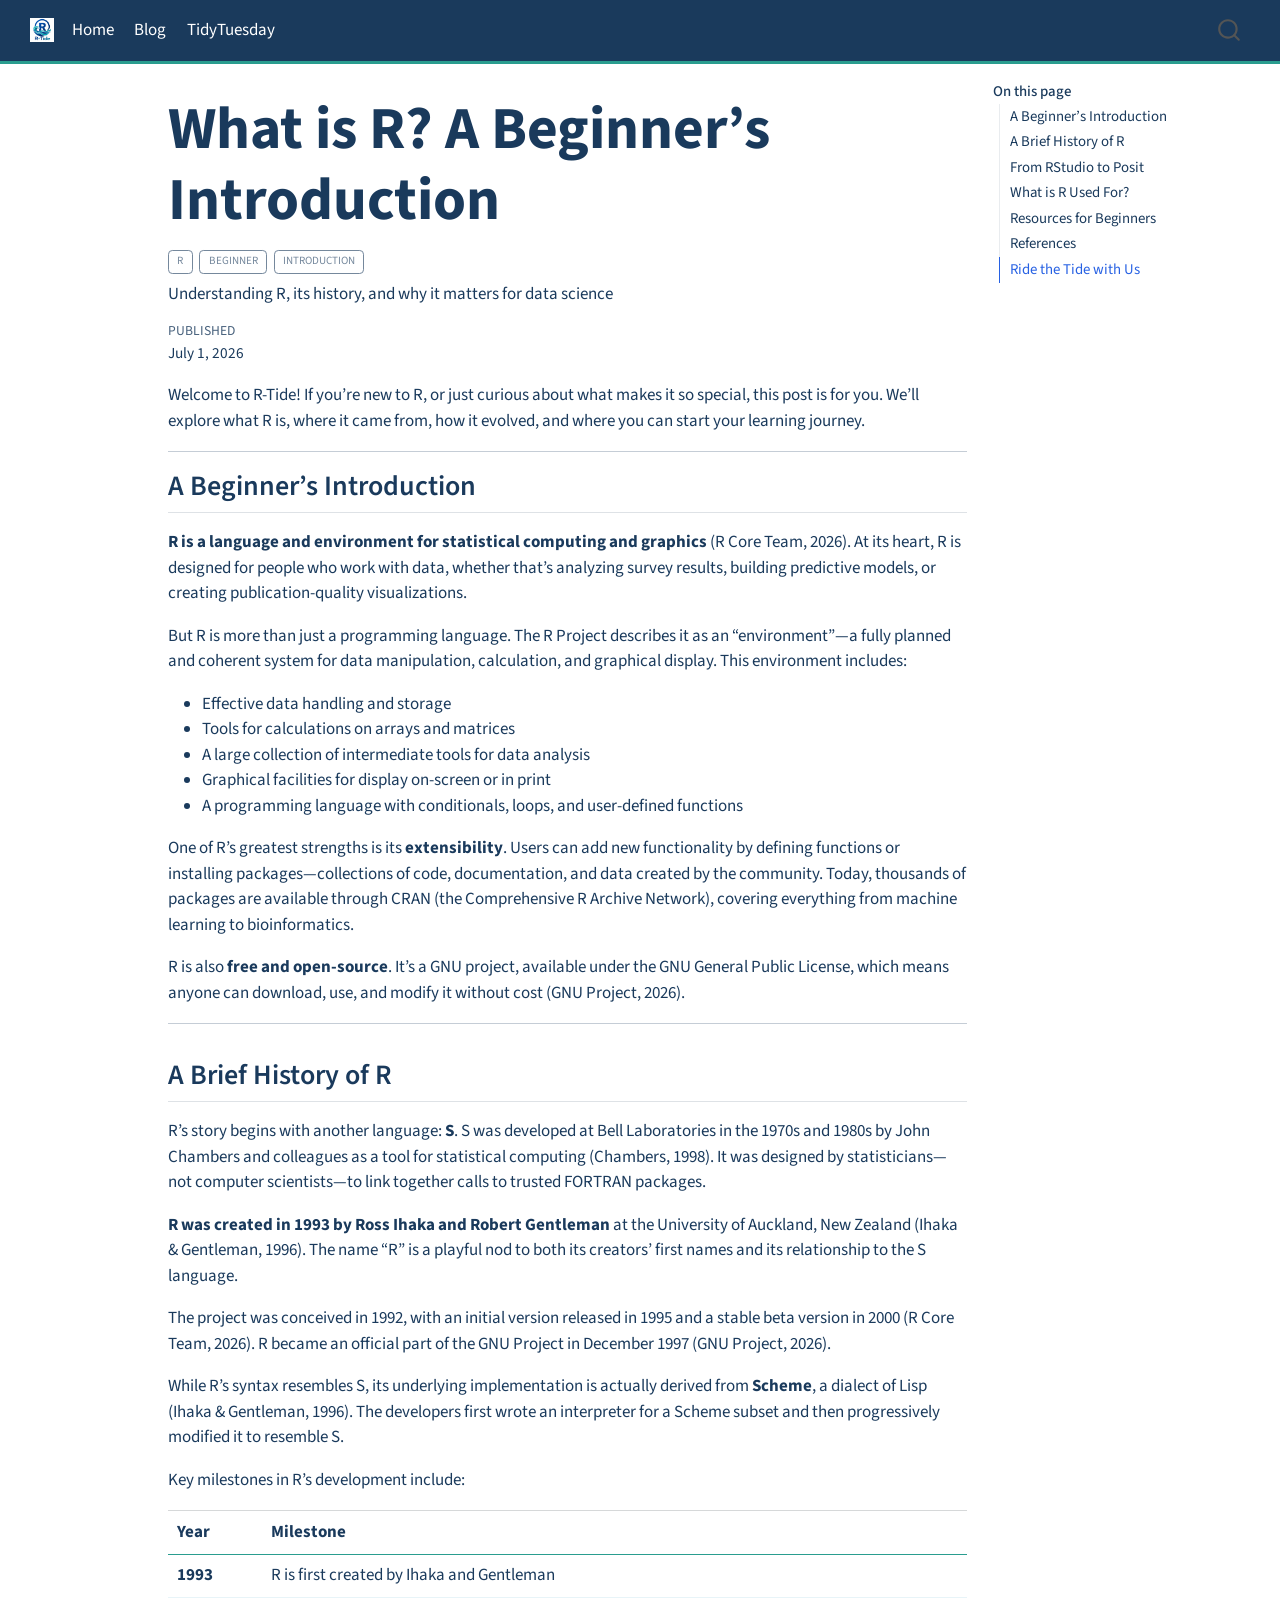
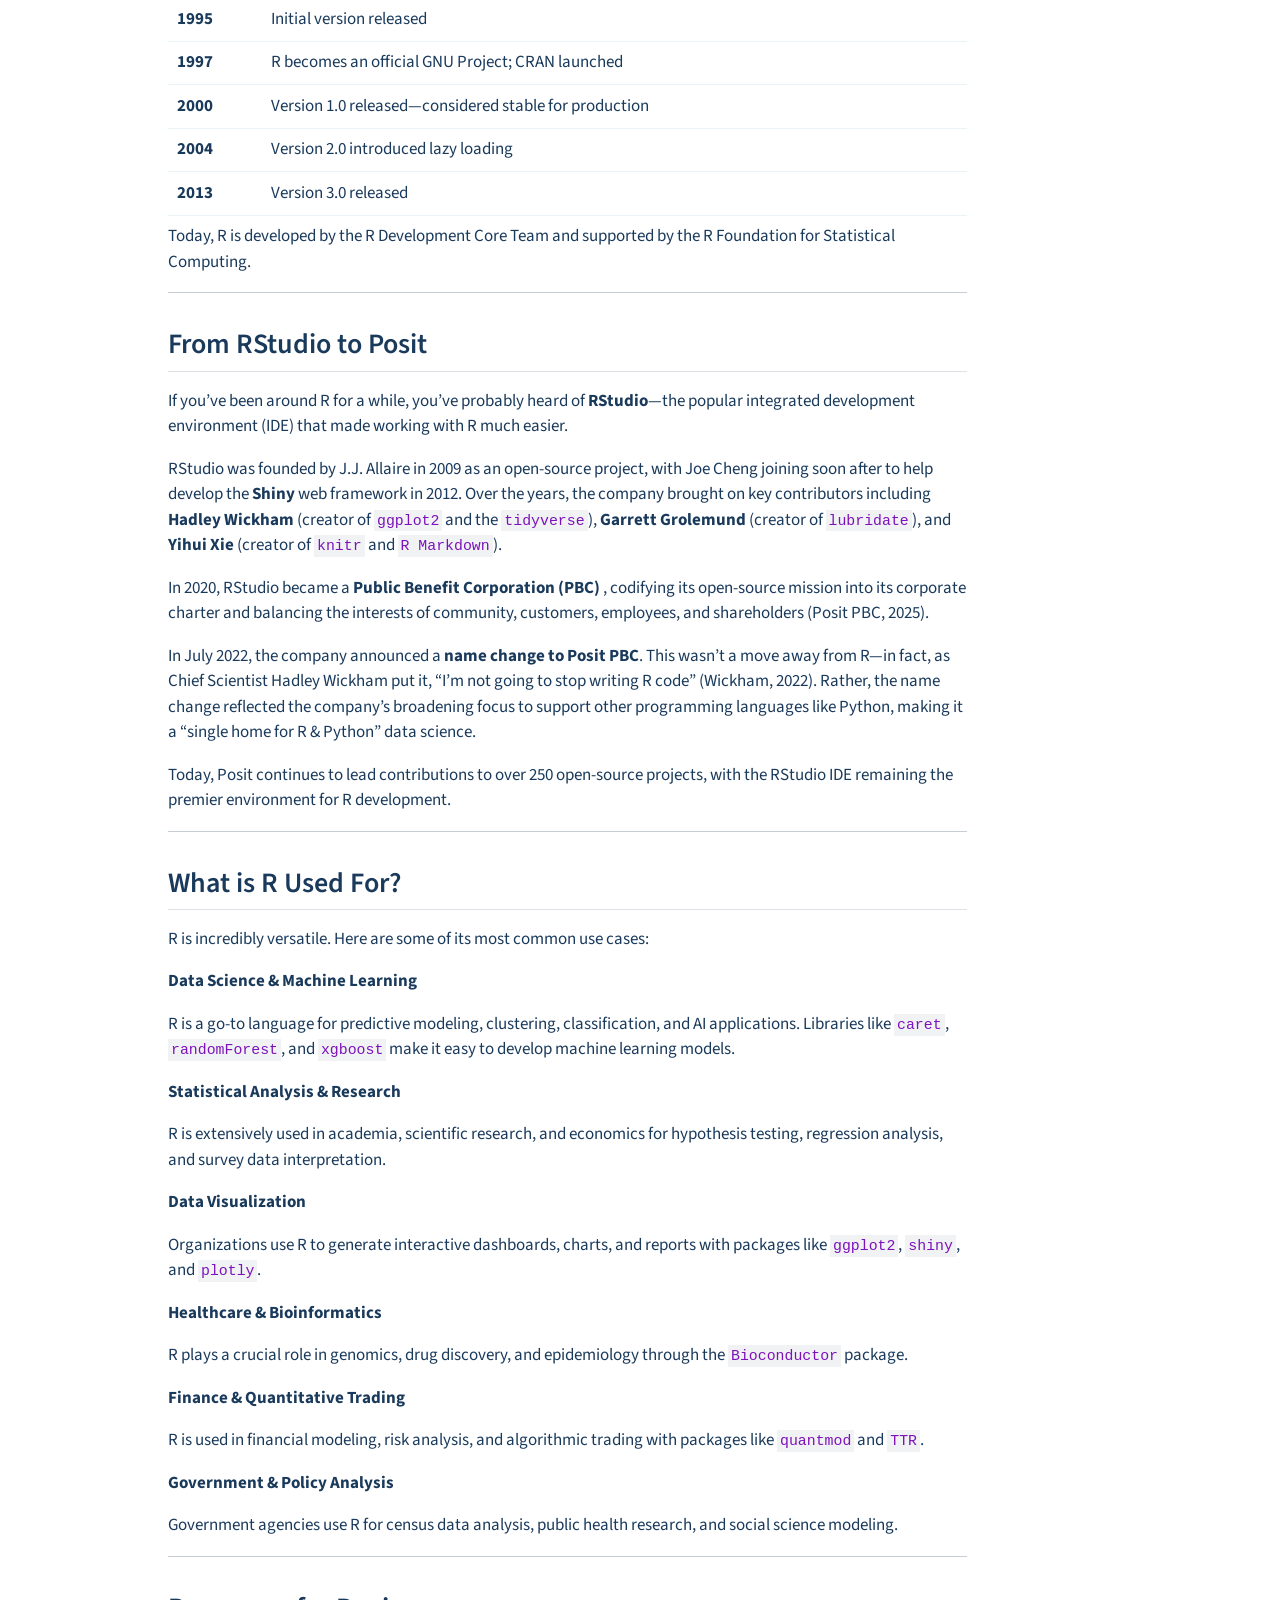
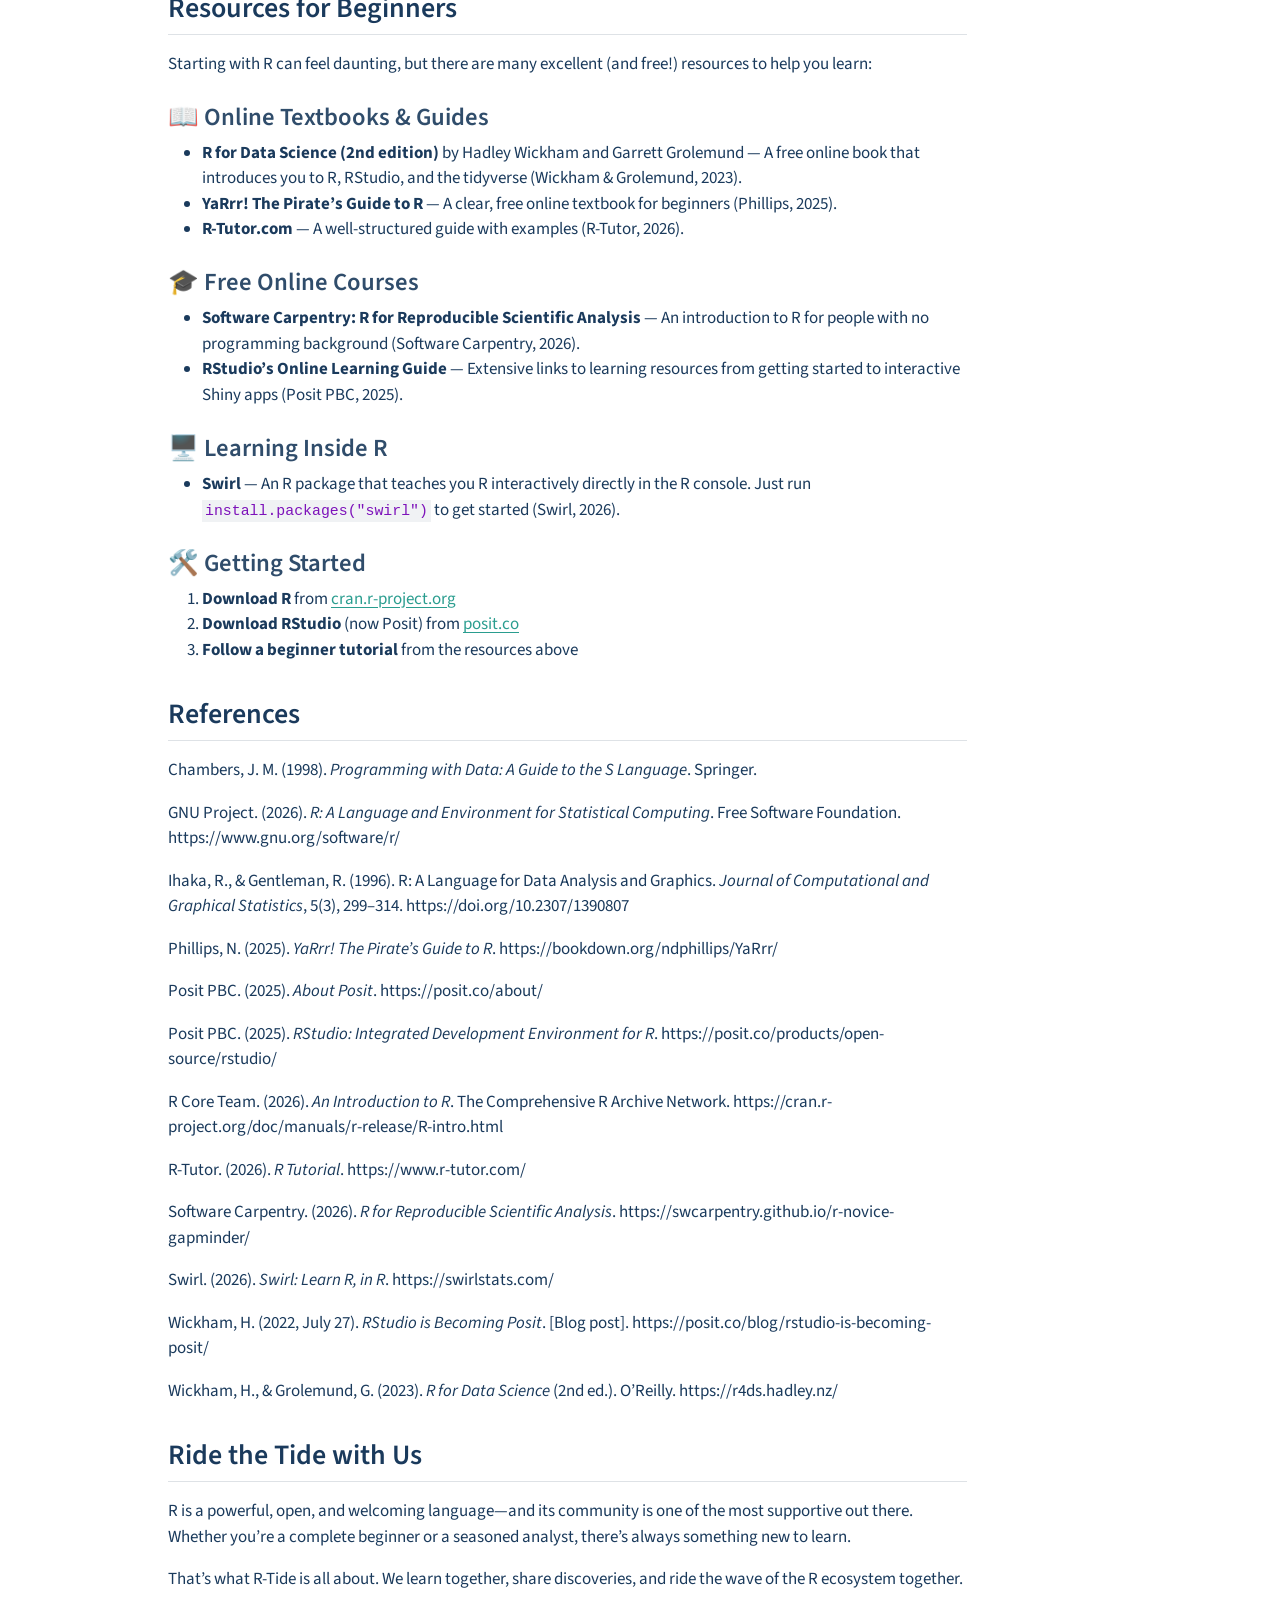
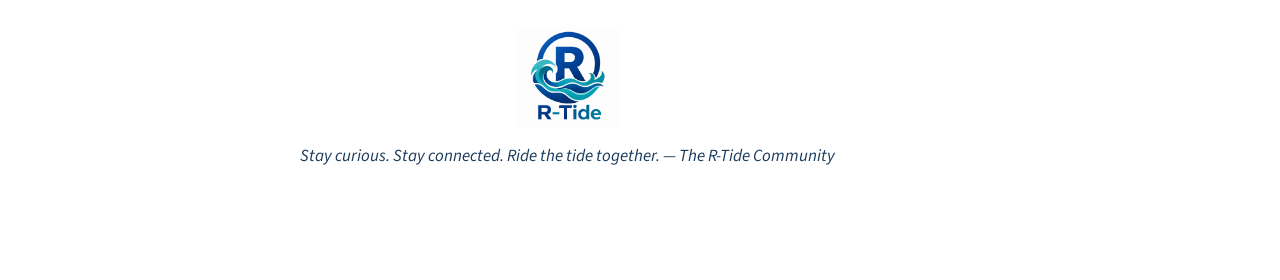
<file: posts/what_is_r.html>
<!DOCTYPE html>
<html xmlns="http://www.w3.org/1999/xhtml" lang="en" xml:lang="en"><head>

<meta charset="utf-8">
<meta name="generator" content="quarto-1.9.38">

<meta name="viewport" content="width=device-width, initial-scale=1.0, user-scalable=yes">

<meta name="dcterms.date" content="2026-07-01">
<meta name="description" content="Understanding R, its history, and why it matters for data science">

<title>What is R? A Beginner’s Introduction</title>
<style>
/* Default styles provided by pandoc.
** See https://pandoc.org/MANUAL.html#variables-for-html for config info.
*/
code{white-space: pre-wrap;}
span.smallcaps{font-variant: small-caps;}
div.columns{display: flex; gap: min(4vw, 1.5em);}
div.column{flex: auto; overflow-x: auto;}
div.hanging-indent{margin-left: 1.5em; text-indent: -1.5em;}
ul.task-list{list-style: none;}
ul.task-list li input[type="checkbox"] {
  width: 0.8em;
  margin: 0 0.8em 0.2em -1em; /* quarto-specific, see https://github.com/quarto-dev/quarto-cli/issues/4556 */ 
  vertical-align: middle;
}
</style>


<script src="../site_libs/quarto-nav/quarto-nav.js"></script>
<script src="../site_libs/quarto-nav/headroom.min.js"></script>
<script src="../site_libs/clipboard/clipboard.min.js"></script>
<script src="../site_libs/quarto-search/autocomplete.umd.js"></script>
<script src="../site_libs/quarto-search/fuse.min.js"></script>
<script src="../site_libs/quarto-search/quarto-search.js"></script>
<meta name="quarto:offset" content="../">
<link href="../images/rtide.png" rel="icon" type="image/png">
<script src="../site_libs/quarto-html/quarto.js" type="module"></script>
<script src="../site_libs/quarto-html/tabsets/tabsets.js" type="module"></script>
<script src="../site_libs/quarto-html/popper.min.js"></script>
<script src="../site_libs/quarto-html/tippy.umd.min.js"></script>
<script src="../site_libs/quarto-html/anchor.min.js"></script>
<link href="../site_libs/quarto-html/tippy.css" rel="stylesheet">
<link href="../site_libs/quarto-html/quarto-syntax-highlighting-15634bcf2e68342d4ad2dfa704d543f6.css" rel="stylesheet" id="quarto-text-highlighting-styles">
<script src="../site_libs/bootstrap/bootstrap.min.js"></script>
<link href="../site_libs/bootstrap/bootstrap-icons.css" rel="stylesheet">
<link href="../site_libs/bootstrap/bootstrap-a0f9fd0d421825b736dc1bbcbcba2219.min.css" rel="stylesheet" append-hash="true" id="quarto-bootstrap" data-mode="light">
<script id="quarto-search-options" type="application/json">{
  "location": "navbar",
  "copy-button": false,
  "collapse-after": 3,
  "panel-placement": "end",
  "type": "overlay",
  "limit": 50,
  "keyboard-shortcut": [
    "f",
    "/",
    "s"
  ],
  "show-item-context": false,
  "language": {
    "search-no-results-text": "No results",
    "search-matching-documents-text": "matching documents",
    "search-copy-link-title": "Copy link to search",
    "search-hide-matches-text": "Hide additional matches",
    "search-more-match-text": "more match in this document",
    "search-more-matches-text": "more matches in this document",
    "search-clear-button-title": "Clear",
    "search-text-placeholder": "",
    "search-detached-cancel-button-title": "Cancel",
    "search-submit-button-title": "Submit",
    "search-label": "Search"
  }
}</script>


<link rel="stylesheet" href="../styles.css">
</head>

<body class="nav-fixed quarto-light">

<div id="quarto-search-results"></div>
  <header id="quarto-header" class="headroom fixed-top">
    <nav class="navbar navbar-expand-lg " data-bs-theme="dark">
      <div class="navbar-container container-fluid">
      <div class="navbar-brand-container mx-auto">
    <a href="../index.html" class="navbar-brand navbar-brand-logo">
    <img src="../images/rtide-logo.png" alt="" class="navbar-logo light-content">
    <img src="../images/rtide-logo.png" alt="" class="navbar-logo dark-content">
    </a>
  </div>
            <div id="quarto-search" class="" title="Search"></div>
          <button class="navbar-toggler" type="button" data-bs-toggle="collapse" data-bs-target="#navbarCollapse" aria-controls="navbarCollapse" role="menu" aria-expanded="false" aria-label="Toggle navigation" onclick="if (window.quartoToggleHeadroom) { window.quartoToggleHeadroom(); }">
  <span class="navbar-toggler-icon"></span>
</button>
          <div class="collapse navbar-collapse" id="navbarCollapse">
            <ul class="navbar-nav navbar-nav-scroll me-auto">
  <li class="nav-item">
    <a class="nav-link" href="../index.html"> 
<span class="menu-text">Home</span></a>
  </li>  
  <li class="nav-item">
    <a class="nav-link" href="../blog.html"> 
<span class="menu-text">Blog</span></a>
  </li>  
  <li class="nav-item">
    <a class="nav-link" href="../tidytuesday.html"> 
<span class="menu-text">TidyTuesday</span></a>
  </li>  
</ul>
          </div> <!-- /navcollapse -->
            <div class="quarto-navbar-tools">
</div>
      </div> <!-- /container-fluid -->
    </nav>
</header>
<!-- content -->
<div id="quarto-content" class="quarto-container page-columns page-rows-contents page-layout-article page-navbar">
<!-- sidebar -->
<!-- margin-sidebar -->
    <div id="quarto-margin-sidebar" class="sidebar margin-sidebar">
        <nav id="TOC" role="doc-toc" class="toc-active">
    <h2 id="toc-title">On this page</h2>
   
  <ul>
  <li><a href="#a-beginners-introduction" id="toc-a-beginners-introduction" class="nav-link active" data-scroll-target="#a-beginners-introduction">A Beginner’s Introduction</a></li>
  <li><a href="#a-brief-history-of-r" id="toc-a-brief-history-of-r" class="nav-link" data-scroll-target="#a-brief-history-of-r">A Brief History of R</a></li>
  <li><a href="#from-rstudio-to-posit" id="toc-from-rstudio-to-posit" class="nav-link" data-scroll-target="#from-rstudio-to-posit">From RStudio to Posit</a></li>
  <li><a href="#what-is-r-used-for" id="toc-what-is-r-used-for" class="nav-link" data-scroll-target="#what-is-r-used-for">What is R Used For?</a></li>
  <li><a href="#resources-for-beginners" id="toc-resources-for-beginners" class="nav-link" data-scroll-target="#resources-for-beginners">Resources for Beginners</a>
  <ul class="collapse">
  <li><a href="#online-textbooks-guides" id="toc-online-textbooks-guides" class="nav-link" data-scroll-target="#online-textbooks-guides">📖 Online Textbooks &amp; Guides</a></li>
  <li><a href="#free-online-courses" id="toc-free-online-courses" class="nav-link" data-scroll-target="#free-online-courses">🎓 Free Online Courses</a></li>
  <li><a href="#learning-inside-r" id="toc-learning-inside-r" class="nav-link" data-scroll-target="#learning-inside-r">🖥️ Learning Inside R</a></li>
  <li><a href="#getting-started" id="toc-getting-started" class="nav-link" data-scroll-target="#getting-started">🛠️ Getting Started</a></li>
  </ul></li>
  <li><a href="#references" id="toc-references" class="nav-link" data-scroll-target="#references">References</a></li>
  <li><a href="#ride-the-tide-with-us" id="toc-ride-the-tide-with-us" class="nav-link" data-scroll-target="#ride-the-tide-with-us">Ride the Tide with Us</a></li>
  </ul>
</nav>
    </div>
<!-- main -->
<main class="content" id="quarto-document-content">

<header id="title-block-header" class="quarto-title-block default">
<div class="quarto-title">
<h1 class="title">What is R? A Beginner’s Introduction</h1>
  <div class="quarto-categories">
    <div class="quarto-category">R</div>
    <div class="quarto-category">beginner</div>
    <div class="quarto-category">introduction</div>
  </div>
  </div>

<div>
  <div class="description">
    Understanding R, its history, and why it matters for data science
  </div>
</div>


<div class="quarto-title-meta">

    
    <div>
    <div class="quarto-title-meta-heading">Published</div>
    <div class="quarto-title-meta-contents">
      <p class="date">July 1, 2026</p>
    </div>
  </div>
  
    
  </div>
  


</header>


<p>Welcome to R-Tide! If you’re new to R, or just curious about what makes it so special, this post is for you. We’ll explore what R is, where it came from, how it evolved, and where you can start your learning journey.</p>
<hr>
<section id="a-beginners-introduction" class="level2">
<h2 class="anchored" data-anchor-id="a-beginners-introduction">A Beginner’s Introduction</h2>
<p><strong>R is a language and environment for statistical computing and graphics</strong> (R Core Team, 2026). At its heart, R is designed for people who work with data, whether that’s analyzing survey results, building predictive models, or creating publication-quality visualizations.</p>
<p>But R is more than just a programming language. The R Project describes it as an “environment”—a fully planned and coherent system for data manipulation, calculation, and graphical display. This environment includes:</p>
<ul>
<li>Effective data handling and storage</li>
<li>Tools for calculations on arrays and matrices</li>
<li>A large collection of intermediate tools for data analysis</li>
<li>Graphical facilities for display on-screen or in print</li>
<li>A programming language with conditionals, loops, and user-defined functions</li>
</ul>
<p>One of R’s greatest strengths is its <strong>extensibility</strong>. Users can add new functionality by defining functions or installing packages—collections of code, documentation, and data created by the community. Today, thousands of packages are available through CRAN (the Comprehensive R Archive Network), covering everything from machine learning to bioinformatics.</p>
<p>R is also <strong>free and open-source</strong>. It’s a GNU project, available under the GNU General Public License, which means anyone can download, use, and modify it without cost (GNU Project, 2026).</p>
<hr>
</section>
<section id="a-brief-history-of-r" class="level2">
<h2 class="anchored" data-anchor-id="a-brief-history-of-r">A Brief History of R</h2>
<p>R’s story begins with another language: <strong>S</strong>. S was developed at Bell Laboratories in the 1970s and 1980s by John Chambers and colleagues as a tool for statistical computing (Chambers, 1998). It was designed by statisticians—not computer scientists—to link together calls to trusted FORTRAN packages.</p>
<p><strong>R was created in 1993 by Ross Ihaka and Robert Gentleman</strong> at the University of Auckland, New Zealand (Ihaka &amp; Gentleman, 1996). The name “R” is a playful nod to both its creators’ first names and its relationship to the S language.</p>
<p>The project was conceived in 1992, with an initial version released in 1995 and a stable beta version in 2000 (R Core Team, 2026). R became an official part of the GNU Project in December 1997 (GNU Project, 2026).</p>
<p>While R’s syntax resembles S, its underlying implementation is actually derived from <strong>Scheme</strong>, a dialect of Lisp (Ihaka &amp; Gentleman, 1996). The developers first wrote an interpreter for a Scheme subset and then progressively modified it to resemble S.</p>
<p>Key milestones in R’s development include:</p>
<table class="caption-top table">
<thead>
<tr class="header">
<th>Year</th>
<th>Milestone</th>
</tr>
</thead>
<tbody>
<tr class="odd">
<td><strong>1993</strong></td>
<td>R is first created by Ihaka and Gentleman</td>
</tr>
<tr class="even">
<td><strong>1995</strong></td>
<td>Initial version released</td>
</tr>
<tr class="odd">
<td><strong>1997</strong></td>
<td>R becomes an official GNU Project; CRAN launched</td>
</tr>
<tr class="even">
<td><strong>2000</strong></td>
<td>Version 1.0 released—considered stable for production</td>
</tr>
<tr class="odd">
<td><strong>2004</strong></td>
<td>Version 2.0 introduced lazy loading</td>
</tr>
<tr class="even">
<td><strong>2013</strong></td>
<td>Version 3.0 released</td>
</tr>
</tbody>
</table>
<p>Today, R is developed by the R Development Core Team and supported by the R Foundation for Statistical Computing.</p>
<hr>
</section>
<section id="from-rstudio-to-posit" class="level2">
<h2 class="anchored" data-anchor-id="from-rstudio-to-posit">From RStudio to Posit</h2>
<p>If you’ve been around R for a while, you’ve probably heard of <strong>RStudio</strong>—the popular integrated development environment (IDE) that made working with R much easier.</p>
<p>RStudio was founded by J.J. Allaire in 2009 as an open-source project, with Joe Cheng joining soon after to help develop the <strong>Shiny</strong> web framework in 2012. Over the years, the company brought on key contributors including <strong>Hadley Wickham</strong> (creator of <code>ggplot2</code> and the <code>tidyverse</code>), <strong>Garrett Grolemund</strong> (creator of <code>lubridate</code>), and <strong>Yihui Xie</strong> (creator of <code>knitr</code> and <code>R Markdown</code>).</p>
<p>In 2020, RStudio became a <strong>Public Benefit Corporation (PBC)</strong> , codifying its open-source mission into its corporate charter and balancing the interests of community, customers, employees, and shareholders (Posit PBC, 2025).</p>
<p>In July 2022, the company announced a <strong>name change to Posit PBC</strong>. This wasn’t a move away from R—in fact, as Chief Scientist Hadley Wickham put it, “I’m not going to stop writing R code” (Wickham, 2022). Rather, the name change reflected the company’s broadening focus to support other programming languages like Python, making it a “single home for R &amp; Python” data science.</p>
<p>Today, Posit continues to lead contributions to over 250 open-source projects, with the RStudio IDE remaining the premier environment for R development.</p>
<hr>
</section>
<section id="what-is-r-used-for" class="level2">
<h2 class="anchored" data-anchor-id="what-is-r-used-for">What is R Used For?</h2>
<p>R is incredibly versatile. Here are some of its most common use cases:</p>
<p><strong>Data Science &amp; Machine Learning</strong></p>
<p>R is a go-to language for predictive modeling, clustering, classification, and AI applications. Libraries like <code>caret</code>, <code>randomForest</code>, and <code>xgboost</code> make it easy to develop machine learning models.</p>
<p><strong>Statistical Analysis &amp; Research</strong></p>
<p>R is extensively used in academia, scientific research, and economics for hypothesis testing, regression analysis, and survey data interpretation.</p>
<p><strong>Data Visualization</strong></p>
<p>Organizations use R to generate interactive dashboards, charts, and reports with packages like <code>ggplot2</code>, <code>shiny</code>, and <code>plotly</code>.</p>
<p><strong>Healthcare &amp; Bioinformatics</strong></p>
<p>R plays a crucial role in genomics, drug discovery, and epidemiology through the <code>Bioconductor</code> package.</p>
<p><strong>Finance &amp; Quantitative Trading</strong></p>
<p>R is used in financial modeling, risk analysis, and algorithmic trading with packages like <code>quantmod</code> and <code>TTR</code>.</p>
<p><strong>Government &amp; Policy Analysis</strong></p>
<p>Government agencies use R for census data analysis, public health research, and social science modeling.</p>
<hr>
</section>
<section id="resources-for-beginners" class="level2">
<h2 class="anchored" data-anchor-id="resources-for-beginners">Resources for Beginners</h2>
<p>Starting with R can feel daunting, but there are many excellent (and free!) resources to help you learn:</p>
<section id="online-textbooks-guides" class="level3">
<h3 class="anchored" data-anchor-id="online-textbooks-guides">📖 Online Textbooks &amp; Guides</h3>
<ul>
<li><strong>R for Data Science (2nd edition)</strong> by Hadley Wickham and Garrett Grolemund — A free online book that introduces you to R, RStudio, and the tidyverse (Wickham &amp; Grolemund, 2023).</li>
<li><strong>YaRrr! The Pirate’s Guide to R</strong> — A clear, free online textbook for beginners (Phillips, 2025).</li>
<li><strong>R-Tutor.com</strong> — A well-structured guide with examples (R-Tutor, 2026).</li>
</ul>
</section>
<section id="free-online-courses" class="level3">
<h3 class="anchored" data-anchor-id="free-online-courses">🎓 Free Online Courses</h3>
<ul>
<li><strong>Software Carpentry: R for Reproducible Scientific Analysis</strong> — An introduction to R for people with no programming background (Software Carpentry, 2026).</li>
<li><strong>RStudio’s Online Learning Guide</strong> — Extensive links to learning resources from getting started to interactive Shiny apps (Posit PBC, 2025).</li>
</ul>
</section>
<section id="learning-inside-r" class="level3">
<h3 class="anchored" data-anchor-id="learning-inside-r">🖥️ Learning Inside R</h3>
<ul>
<li><strong>Swirl</strong> — An R package that teaches you R interactively directly in the R console. Just run <code>install.packages("swirl")</code> to get started (Swirl, 2026).</li>
</ul>
</section>
<section id="getting-started" class="level3">
<h3 class="anchored" data-anchor-id="getting-started">🛠️ Getting Started</h3>
<ol type="1">
<li><strong>Download R</strong> from <a href="https://cran.r-project.org">cran.r-project.org</a></li>
<li><strong>Download RStudio</strong> (now Posit) from <a href="https://posit.co">posit.co</a></li>
<li><strong>Follow a beginner tutorial</strong> from the resources above</li>
</ol>
</section>
</section>
<section id="references" class="level2">
<h2 class="anchored" data-anchor-id="references">References</h2>
<p>Chambers, J. M. (1998). <em>Programming with Data: A Guide to the S Language</em>. Springer.</p>
<p>GNU Project. (2026). <em>R: A Language and Environment for Statistical Computing</em>. Free Software Foundation. https://www.gnu.org/software/r/</p>
<p>Ihaka, R., &amp; Gentleman, R. (1996). R: A Language for Data Analysis and Graphics. <em>Journal of Computational and Graphical Statistics</em>, 5(3), 299–314. https://doi.org/10.2307/1390807</p>
<p>Phillips, N. (2025). <em>YaRrr! The Pirate’s Guide to R</em>. https://bookdown.org/ndphillips/YaRrr/</p>
<p>Posit PBC. (2025). <em>About Posit</em>. https://posit.co/about/</p>
<p>Posit PBC. (2025). <em>RStudio: Integrated Development Environment for R</em>. https://posit.co/products/open-source/rstudio/</p>
<p>R Core Team. (2026). <em>An Introduction to R</em>. The Comprehensive R Archive Network. https://cran.r-project.org/doc/manuals/r-release/R-intro.html</p>
<p>R-Tutor. (2026). <em>R Tutorial</em>. https://www.r-tutor.com/</p>
<p>Software Carpentry. (2026). <em>R for Reproducible Scientific Analysis</em>. https://swcarpentry.github.io/r-novice-gapminder/</p>
<p>Swirl. (2026). <em>Swirl: Learn R, in R</em>. https://swirlstats.com/</p>
<p>Wickham, H. (2022, July 27). <em>RStudio is Becoming Posit</em>. [Blog post]. https://posit.co/blog/rstudio-is-becoming-posit/</p>
<p>Wickham, H., &amp; Grolemund, G. (2023). <em>R for Data Science</em> (2nd ed.). O’Reilly. https://r4ds.hadley.nz/</p>
</section>
<section id="ride-the-tide-with-us" class="level2">
<h2 class="anchored" data-anchor-id="ride-the-tide-with-us">Ride the Tide with Us</h2>
<p>R is a powerful, open, and welcoming language—and its community is one of the most supportive out there. Whether you’re a complete beginner or a seasoned analyst, there’s always something new to learn.</p>
<p>That’s what R-Tide is all about. We learn together, share discoveries, and ride the wave of the R ecosystem together.</p>
<div style="text-align: center; margin: 2rem 0;">
<p><img src="../images/rtide-logo.png" class="img-fluid" width="100"></p>
<p><em>Stay curious. Stay connected. Ride the tide together.</em> <em>— The R-Tide Community</em></p>
</div>


</section>

</main> <!-- /main -->
<script id="quarto-html-after-body" type="application/javascript">
  window.document.addEventListener("DOMContentLoaded", function (event) {
    const icon = "";
    const anchorJS = new window.AnchorJS();
    anchorJS.options = {
      placement: 'right',
      icon: icon
    };
    anchorJS.add('.anchored');
    const isCodeAnnotation = (el) => {
      for (const clz of el.classList) {
        if (clz.startsWith('code-annotation-')) {                     
          return true;
        }
      }
      return false;
    }
    const onCopySuccess = function(e) {
      // button target
      const button = e.trigger;
      // don't keep focus
      button.blur();
      // flash "checked"
      button.classList.add('code-copy-button-checked');
      var currentTitle = button.getAttribute("title");
      button.setAttribute("title", "Copied!");
      let tooltip;
      if (window.bootstrap) {
        button.setAttribute("data-bs-toggle", "tooltip");
        button.setAttribute("data-bs-placement", "left");
        button.setAttribute("data-bs-title", "Copied!");
        tooltip = new bootstrap.Tooltip(button, 
          { trigger: "manual", 
            customClass: "code-copy-button-tooltip",
            offset: [0, -8]});
        tooltip.show();    
      }
      setTimeout(function() {
        if (tooltip) {
          tooltip.hide();
          button.removeAttribute("data-bs-title");
          button.removeAttribute("data-bs-toggle");
          button.removeAttribute("data-bs-placement");
        }
        button.setAttribute("title", currentTitle);
        button.classList.remove('code-copy-button-checked');
      }, 1000);
      // clear code selection
      e.clearSelection();
    }
    const getTextToCopy = function(trigger) {
      const outerScaffold = trigger.parentElement.cloneNode(true);
      const codeEl = outerScaffold.querySelector('code');
      for (const childEl of codeEl.children) {
        if (isCodeAnnotation(childEl)) {
          childEl.remove();
        }
      }
      return codeEl.innerText;
    }
    const clipboard = new window.ClipboardJS('.code-copy-button:not([data-in-quarto-modal])', {
      text: getTextToCopy
    });
    clipboard.on('success', onCopySuccess);
    if (window.document.getElementById('quarto-embedded-source-code-modal')) {
      const clipboardModal = new window.ClipboardJS('.code-copy-button[data-in-quarto-modal]', {
        text: getTextToCopy,
        container: window.document.getElementById('quarto-embedded-source-code-modal')
      });
      clipboardModal.on('success', onCopySuccess);
    }
      var localhostRegex = new RegExp(/^(?:http|https):\/\/localhost\:?[0-9]*\//);
      var mailtoRegex = new RegExp(/^mailto:/);
        var filterRegex = new RegExp("https:\/\/r-tidecommunity\.github\.io\/site\/");
      var isInternal = (href) => {
          return filterRegex.test(href) || localhostRegex.test(href) || mailtoRegex.test(href);
      }
      // Inspect non-navigation links and adorn them if external
     var links = window.document.querySelectorAll('a[href]:not(.nav-link):not(.navbar-brand):not(.toc-action):not(.sidebar-link):not(.sidebar-item-toggle):not(.pagination-link):not(.no-external):not([aria-hidden]):not(.dropdown-item):not(.quarto-navigation-tool):not(.about-link)');
      for (var i=0; i<links.length; i++) {
        const link = links[i];
        if (!isInternal(link.href)) {
          // undo the damage that might have been done by quarto-nav.js in the case of
          // links that we want to consider external
          if (link.dataset.originalHref !== undefined) {
            link.href = link.dataset.originalHref;
          }
        }
      }
    function tippyHover(el, contentFn, onTriggerFn, onUntriggerFn) {
      const config = {
        allowHTML: true,
        maxWidth: 500,
        delay: 100,
        arrow: false,
        appendTo: function(el) {
            return el.parentElement;
        },
        interactive: true,
        interactiveBorder: 10,
        theme: 'quarto',
        placement: 'bottom-start',
      };
      if (contentFn) {
        config.content = contentFn;
      }
      if (onTriggerFn) {
        config.onTrigger = onTriggerFn;
      }
      if (onUntriggerFn) {
        config.onUntrigger = onUntriggerFn;
      }
      window.tippy(el, config); 
    }
    const noterefs = window.document.querySelectorAll('a[role="doc-noteref"]');
    for (var i=0; i<noterefs.length; i++) {
      const ref = noterefs[i];
      tippyHover(ref, function() {
        // use id or data attribute instead here
        let href = ref.getAttribute('data-footnote-href') || ref.getAttribute('href');
        try { href = new URL(href).hash; } catch {}
        const id = href.replace(/^#\/?/, "");
        const note = window.document.getElementById(id);
        if (note) {
          return note.innerHTML;
        } else {
          return "";
        }
      });
    }
    const xrefs = window.document.querySelectorAll('a.quarto-xref');
    const processXRef = (id, note) => {
      // Strip column container classes
      const stripColumnClz = (el) => {
        el.classList.remove("page-full", "page-columns");
        if (el.children) {
          for (const child of el.children) {
            stripColumnClz(child);
          }
        }
      }
      stripColumnClz(note)
      if (id === null || id.startsWith('sec-')) {
        // Special case sections, only their first couple elements
        const container = document.createElement("div");
        if (note.children && note.children.length > 2) {
          container.appendChild(note.children[0].cloneNode(true));
          for (let i = 1; i < note.children.length; i++) {
            const child = note.children[i];
            if (child.tagName === "P" && child.innerText === "") {
              continue;
            } else {
              container.appendChild(child.cloneNode(true));
              break;
            }
          }
          if (window.Quarto?.typesetMath) {
            window.Quarto.typesetMath(container);
          }
          return container.innerHTML
        } else {
          if (window.Quarto?.typesetMath) {
            window.Quarto.typesetMath(note);
          }
          return note.innerHTML;
        }
      } else {
        // Remove any anchor links if they are present
        const anchorLink = note.querySelector('a.anchorjs-link');
        if (anchorLink) {
          anchorLink.remove();
        }
        if (window.Quarto?.typesetMath) {
          window.Quarto.typesetMath(note);
        }
        if (note.classList.contains("callout")) {
          return note.outerHTML;
        } else {
          return note.innerHTML;
        }
      }
    }
    for (var i=0; i<xrefs.length; i++) {
      const xref = xrefs[i];
      tippyHover(xref, undefined, function(instance) {
        instance.disable();
        let url = xref.getAttribute('href');
        let hash = undefined; 
        if (url.startsWith('#')) {
          hash = url;
        } else {
          try { hash = new URL(url).hash; } catch {}
        }
        if (hash) {
          const id = hash.replace(/^#\/?/, "");
          const note = window.document.getElementById(id);
          if (note !== null) {
            try {
              const html = processXRef(id, note.cloneNode(true));
              instance.setContent(html);
            } finally {
              instance.enable();
              instance.show();
            }
          } else {
            // See if we can fetch this
            fetch(url.split('#')[0])
            .then(res => res.text())
            .then(html => {
              const parser = new DOMParser();
              const htmlDoc = parser.parseFromString(html, "text/html");
              const note = htmlDoc.getElementById(id);
              if (note !== null) {
                const html = processXRef(id, note);
                instance.setContent(html);
              } 
            }).finally(() => {
              instance.enable();
              instance.show();
            });
          }
        } else {
          // See if we can fetch a full url (with no hash to target)
          // This is a special case and we should probably do some content thinning / targeting
          fetch(url)
          .then(res => res.text())
          .then(html => {
            const parser = new DOMParser();
            const htmlDoc = parser.parseFromString(html, "text/html");
            const note = htmlDoc.querySelector('main.content');
            if (note !== null) {
              // This should only happen for chapter cross references
              // (since there is no id in the URL)
              // remove the first header
              if (note.children.length > 0 && note.children[0].tagName === "HEADER") {
                note.children[0].remove();
              }
              const html = processXRef(null, note);
              instance.setContent(html);
            } 
          }).finally(() => {
            instance.enable();
            instance.show();
          });
        }
      }, function(instance) {
      });
    }
        let selectedAnnoteEl;
        const selectorForAnnotation = ( cell, annotation) => {
          let cellAttr = 'data-code-cell="' + cell + '"';
          let lineAttr = 'data-code-annotation="' +  annotation + '"';
          const selector = 'span[' + cellAttr + '][' + lineAttr + ']';
          return selector;
        }
        const selectCodeLines = (annoteEl) => {
          const doc = window.document;
          const targetCell = annoteEl.getAttribute("data-target-cell");
          const targetAnnotation = annoteEl.getAttribute("data-target-annotation");
          const annoteSpan = window.document.querySelector(selectorForAnnotation(targetCell, targetAnnotation));
          const lines = annoteSpan.getAttribute("data-code-lines").split(",");
          const lineIds = lines.map((line) => {
            return targetCell + "-" + line;
          })
          let top = null;
          let height = null;
          let parent = null;
          if (lineIds.length > 0) {
              //compute the position of the single el (top and bottom and make a div)
              const el = window.document.getElementById(lineIds[0]);
              top = el.offsetTop;
              height = el.offsetHeight;
              parent = el.parentElement.parentElement;
            if (lineIds.length > 1) {
              const lastEl = window.document.getElementById(lineIds[lineIds.length - 1]);
              const bottom = lastEl.offsetTop + lastEl.offsetHeight;
              height = bottom - top;
            }
            if (top !== null && height !== null && parent !== null) {
              // cook up a div (if necessary) and position it 
              let div = window.document.getElementById("code-annotation-line-highlight");
              if (div === null) {
                div = window.document.createElement("div");
                div.setAttribute("id", "code-annotation-line-highlight");
                div.style.position = 'absolute';
                parent.appendChild(div);
              }
              div.style.top = top - 2 + "px";
              div.style.height = height + 4 + "px";
              div.style.left = 0;
              let gutterDiv = window.document.getElementById("code-annotation-line-highlight-gutter");
              if (gutterDiv === null) {
                gutterDiv = window.document.createElement("div");
                gutterDiv.setAttribute("id", "code-annotation-line-highlight-gutter");
                gutterDiv.style.position = 'absolute';
                const codeCell = window.document.getElementById(targetCell);
                const gutter = codeCell.querySelector('.code-annotation-gutter');
                gutter.appendChild(gutterDiv);
              }
              gutterDiv.style.top = top - 2 + "px";
              gutterDiv.style.height = height + 4 + "px";
            }
            selectedAnnoteEl = annoteEl;
          }
        };
        const unselectCodeLines = () => {
          const elementsIds = ["code-annotation-line-highlight", "code-annotation-line-highlight-gutter"];
          elementsIds.forEach((elId) => {
            const div = window.document.getElementById(elId);
            if (div) {
              div.remove();
            }
          });
          selectedAnnoteEl = undefined;
        };
          // Handle positioning of the toggle
      window.addEventListener(
        "resize",
        throttle(() => {
          elRect = undefined;
          if (selectedAnnoteEl) {
            selectCodeLines(selectedAnnoteEl);
          }
        }, 10)
      );
      function throttle(fn, ms) {
      let throttle = false;
      let timer;
        return (...args) => {
          if(!throttle) { // first call gets through
              fn.apply(this, args);
              throttle = true;
          } else { // all the others get throttled
              if(timer) clearTimeout(timer); // cancel #2
              timer = setTimeout(() => {
                fn.apply(this, args);
                timer = throttle = false;
              }, ms);
          }
        };
      }
        // Attach click handler to the DT
        const annoteDls = window.document.querySelectorAll('dt[data-target-cell]');
        for (const annoteDlNode of annoteDls) {
          annoteDlNode.addEventListener('click', (event) => {
            const clickedEl = event.target;
            if (clickedEl !== selectedAnnoteEl) {
              unselectCodeLines();
              const activeEl = window.document.querySelector('dt[data-target-cell].code-annotation-active');
              if (activeEl) {
                activeEl.classList.remove('code-annotation-active');
              }
              selectCodeLines(clickedEl);
              clickedEl.classList.add('code-annotation-active');
            } else {
              // Unselect the line
              unselectCodeLines();
              clickedEl.classList.remove('code-annotation-active');
            }
          });
        }
    const findCites = (el) => {
      const parentEl = el.parentElement;
      if (parentEl) {
        const cites = parentEl.dataset.cites;
        if (cites) {
          return {
            el,
            cites: cites.split(' ')
          };
        } else {
          return findCites(el.parentElement)
        }
      } else {
        return undefined;
      }
    };
    var bibliorefs = window.document.querySelectorAll('a[role="doc-biblioref"]');
    for (var i=0; i<bibliorefs.length; i++) {
      const ref = bibliorefs[i];
      const citeInfo = findCites(ref);
      if (citeInfo) {
        tippyHover(citeInfo.el, function() {
          var popup = window.document.createElement('div');
          citeInfo.cites.forEach(function(cite) {
            var citeDiv = window.document.createElement('div');
            citeDiv.classList.add('hanging-indent');
            citeDiv.classList.add('csl-entry');
            var biblioDiv = window.document.getElementById('ref-' + cite);
            if (biblioDiv) {
              citeDiv.innerHTML = biblioDiv.innerHTML;
            }
            popup.appendChild(citeDiv);
          });
          return popup.innerHTML;
        });
      }
    }
  });
  </script>
</div> <!-- /content -->




</body></html>
</file>
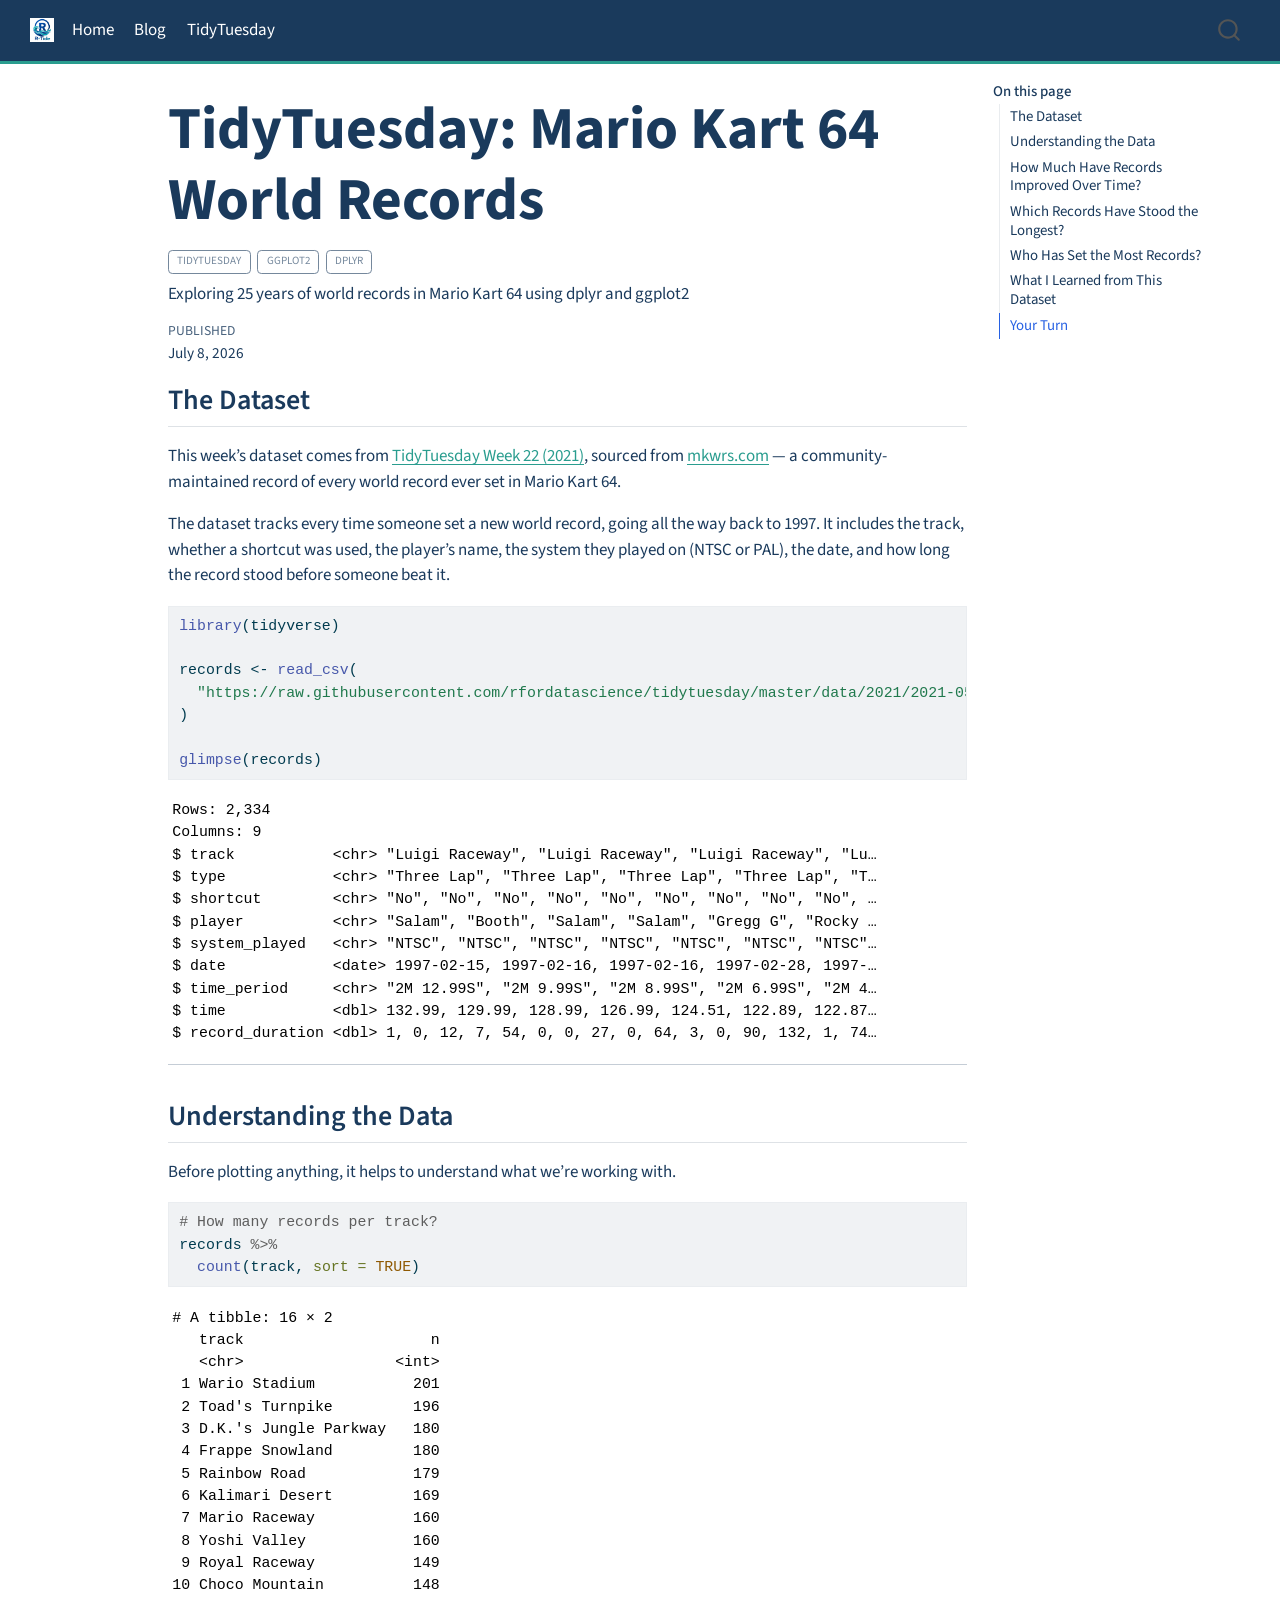
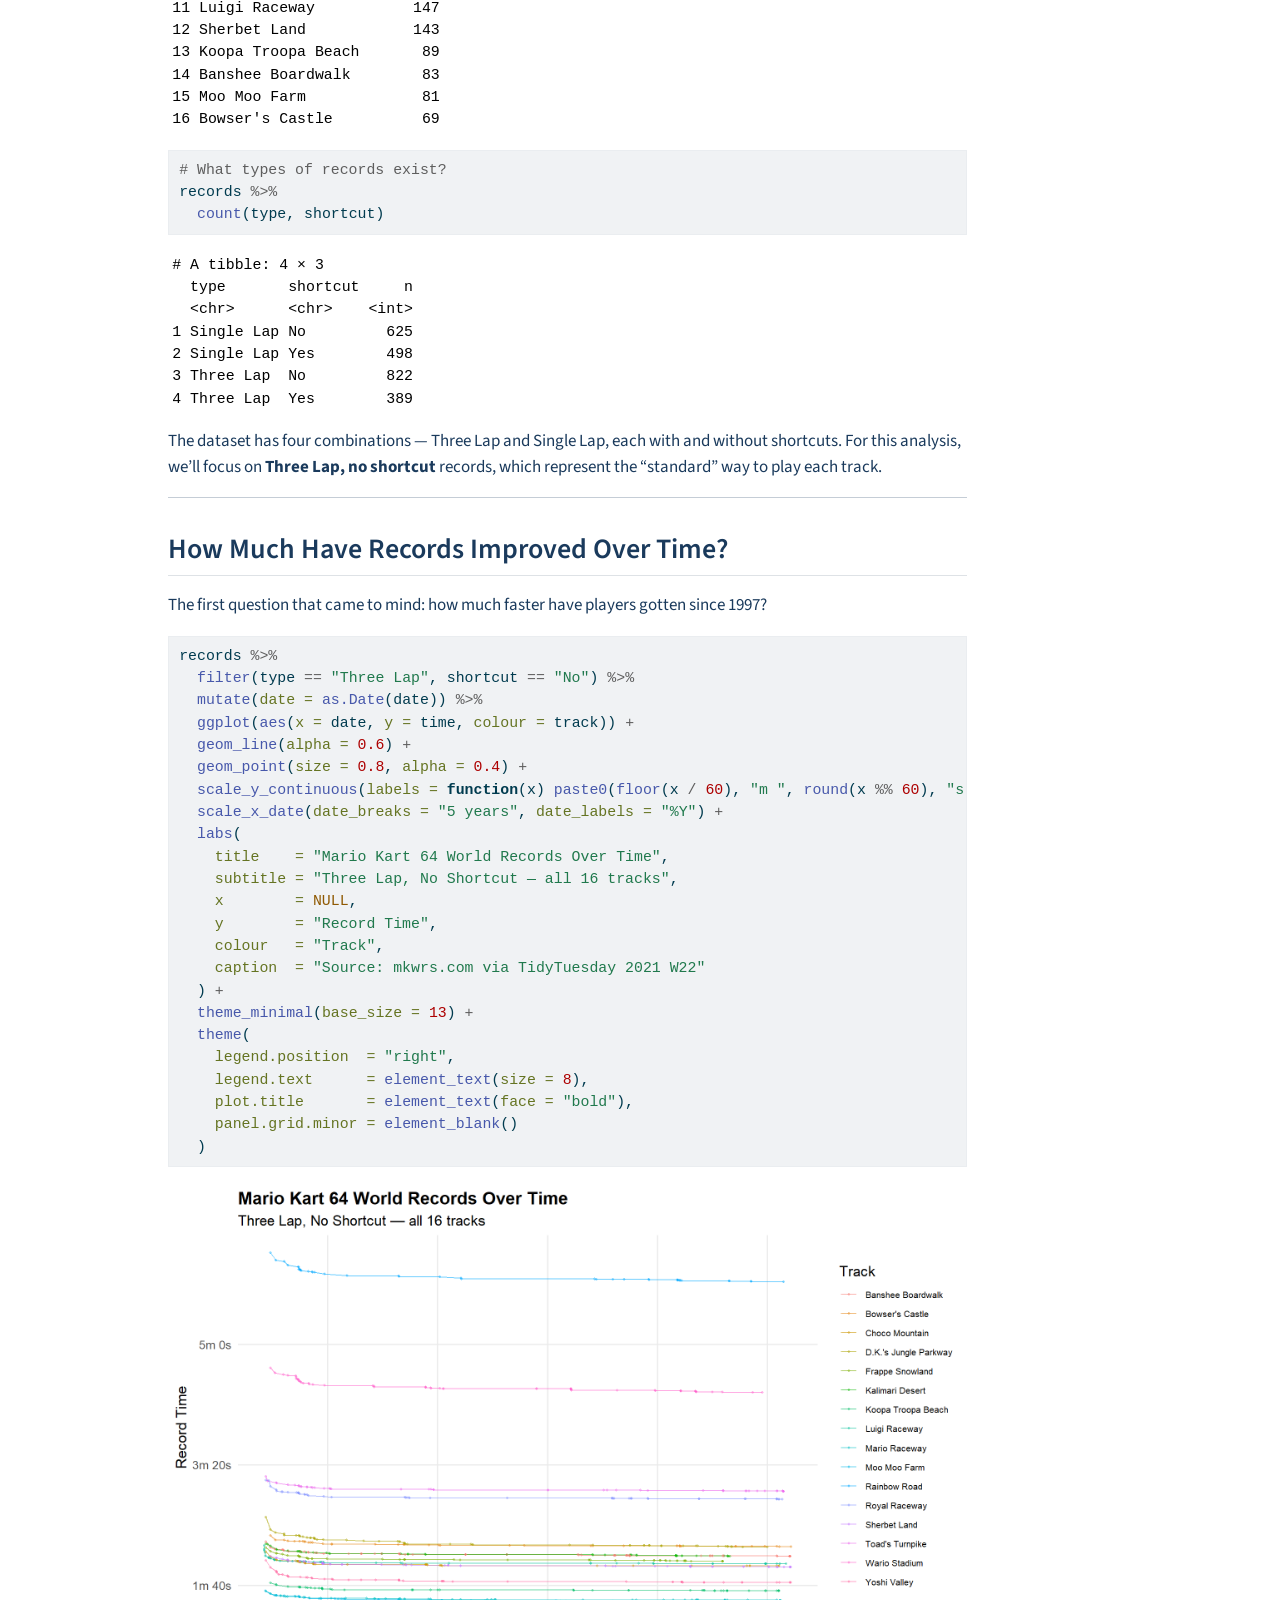
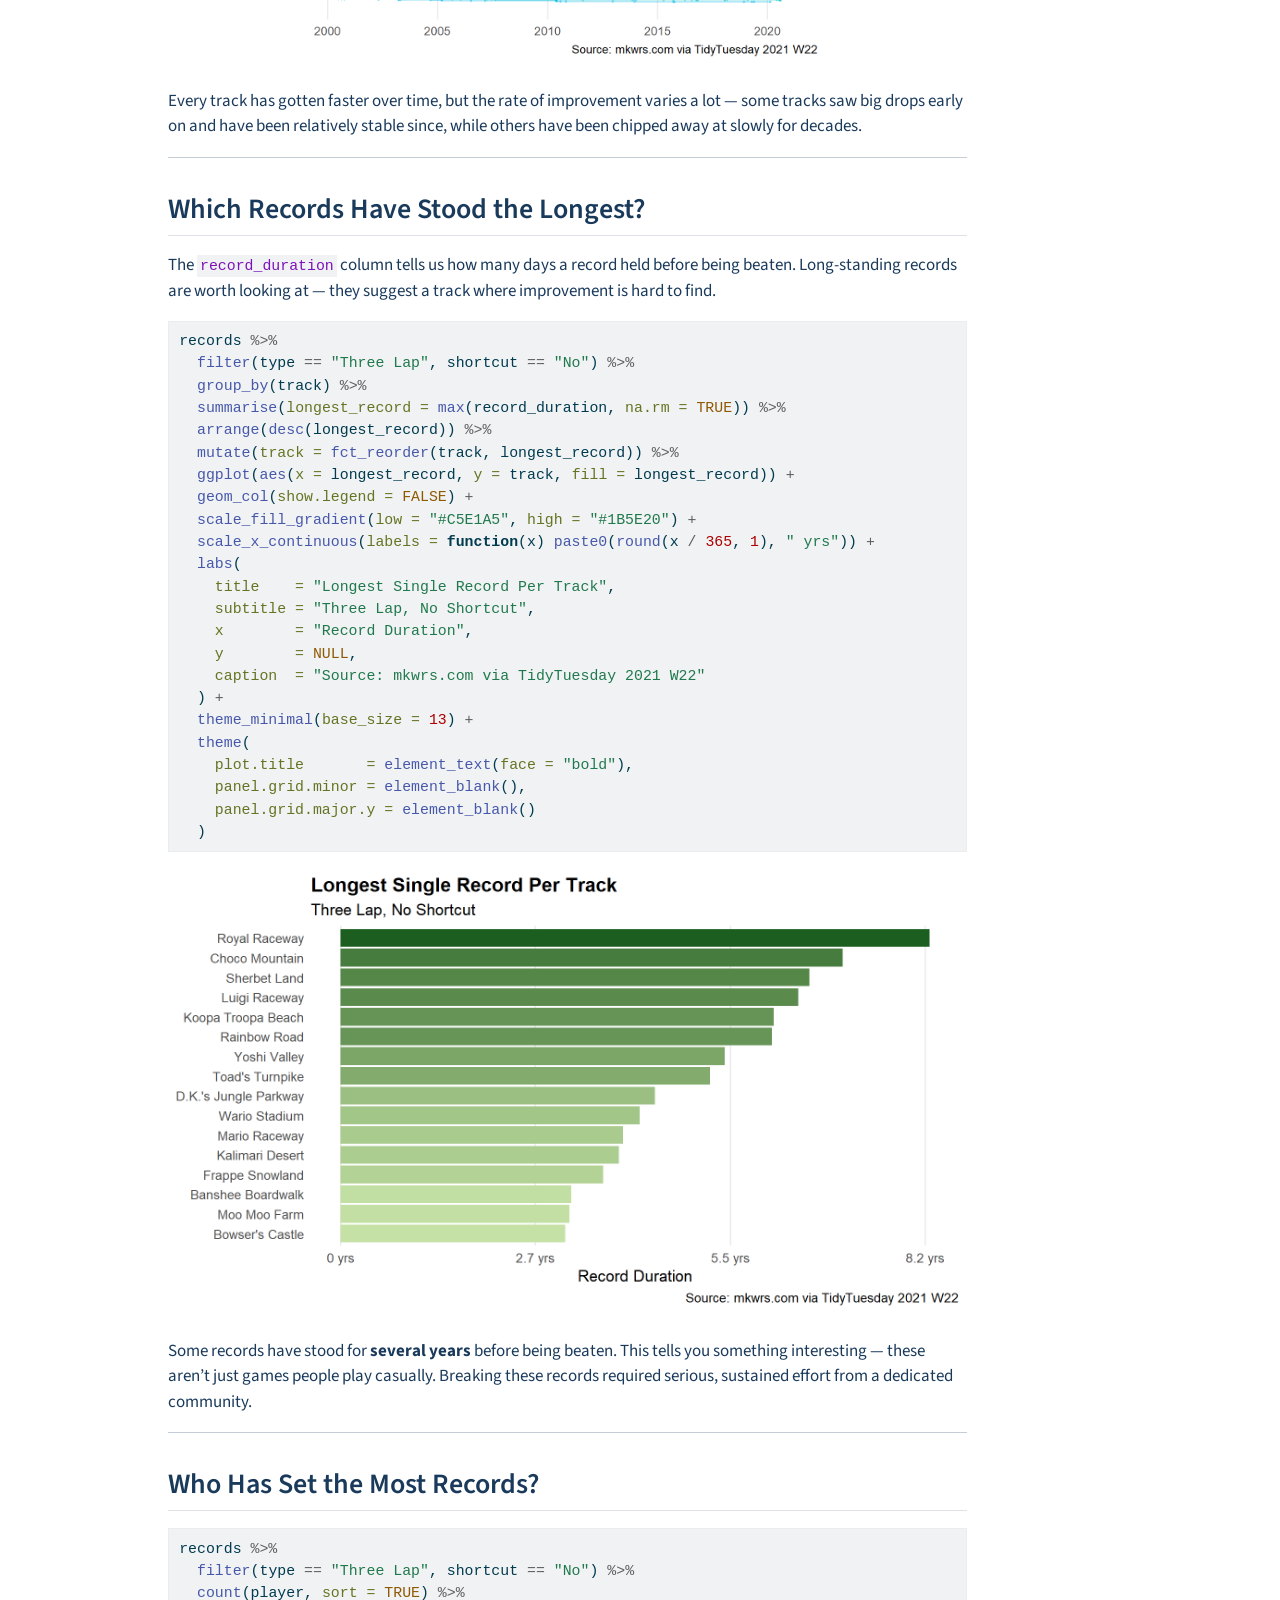
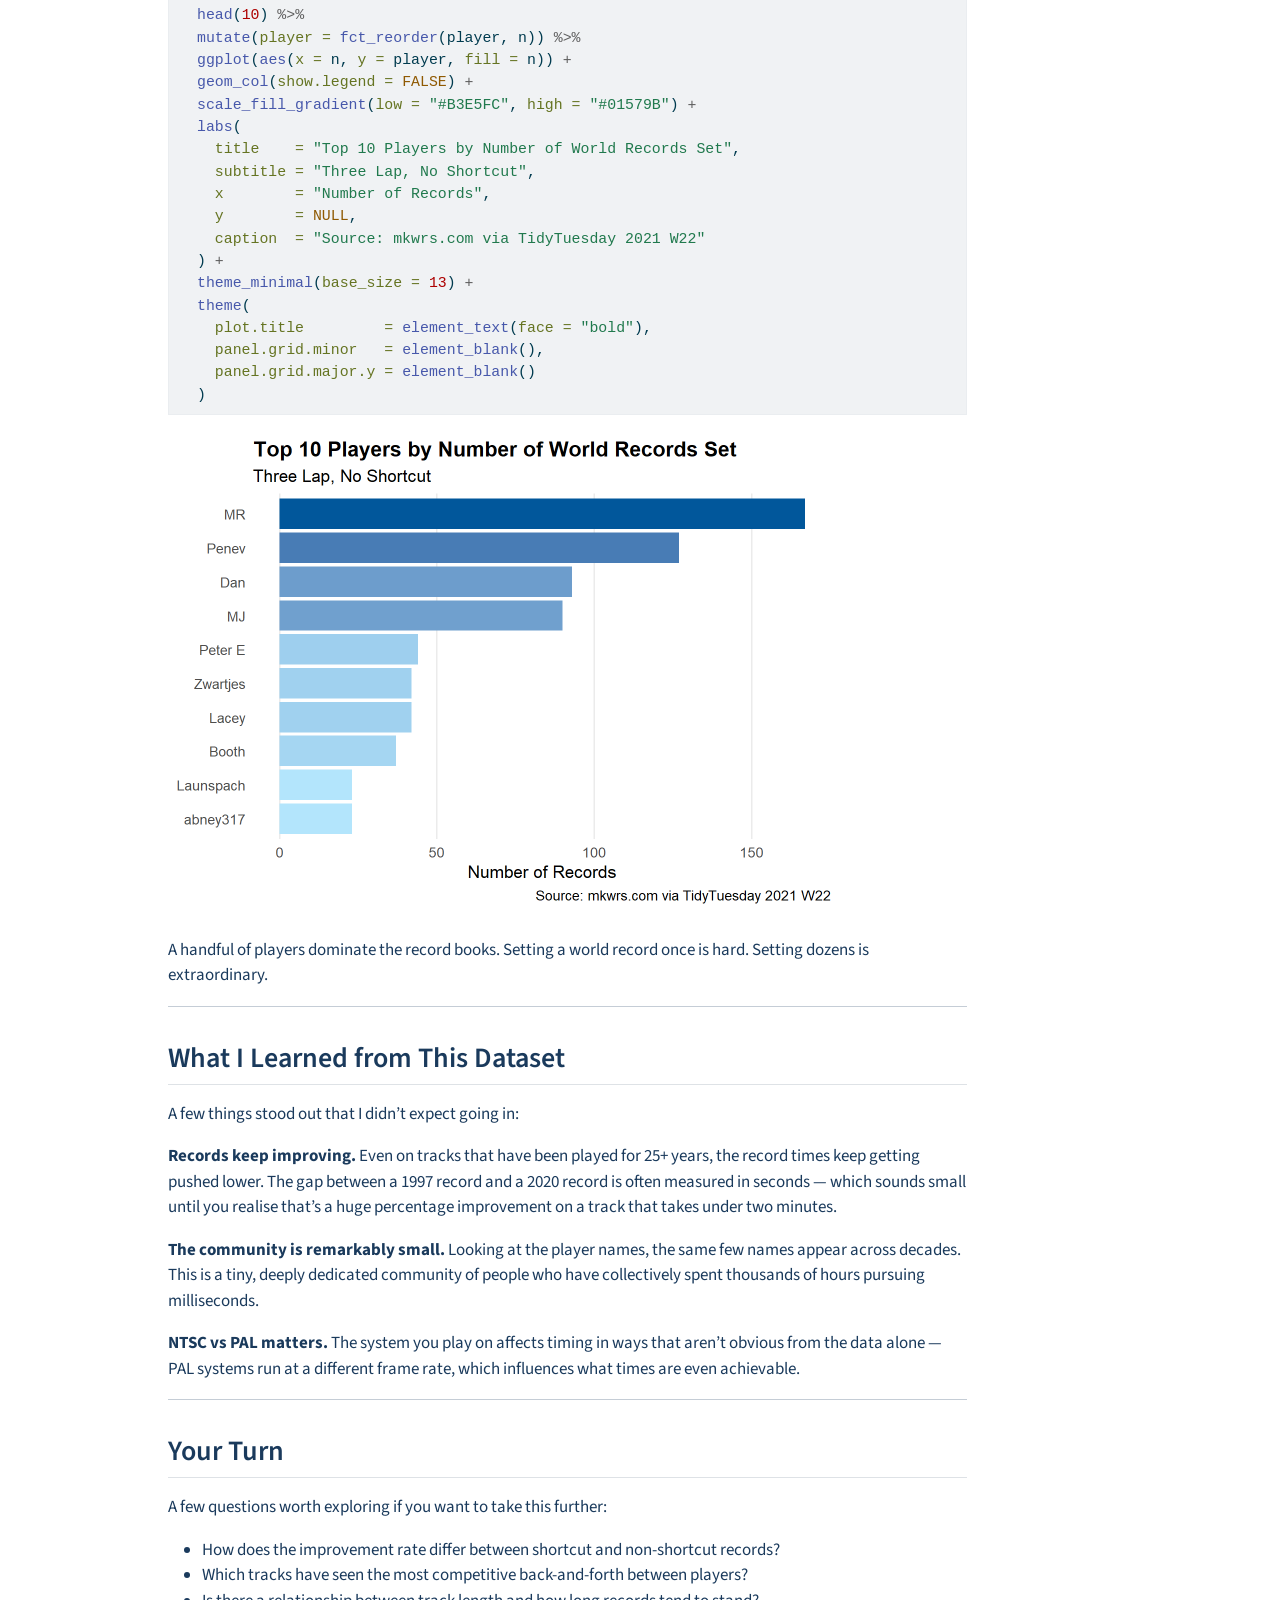
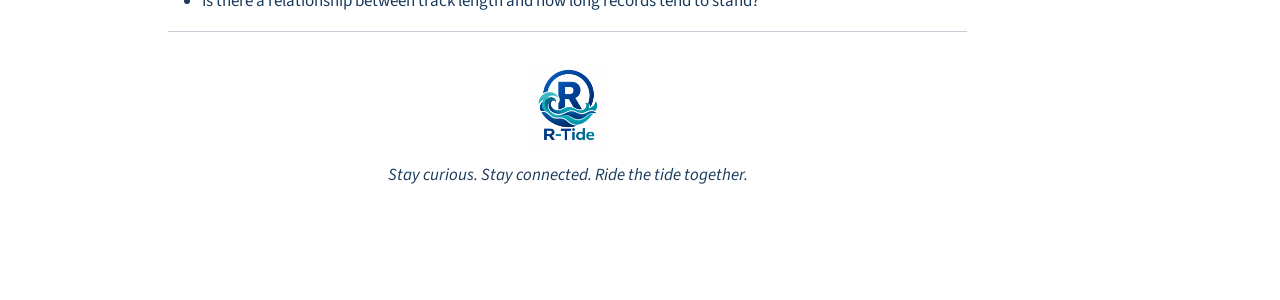
<file: tidytuesday/2026_07_08.html>
<!DOCTYPE html>
<html xmlns="http://www.w3.org/1999/xhtml" lang="en" xml:lang="en"><head>

<meta charset="utf-8">
<meta name="generator" content="quarto-1.9.38">

<meta name="viewport" content="width=device-width, initial-scale=1.0, user-scalable=yes">

<meta name="dcterms.date" content="2026-07-08">
<meta name="description" content="Exploring 25 years of world records in Mario Kart 64 using dplyr and ggplot2">

<title>TidyTuesday: Mario Kart 64 World Records</title>
<style>
/* Default styles provided by pandoc.
** See https://pandoc.org/MANUAL.html#variables-for-html for config info.
*/
code{white-space: pre-wrap;}
span.smallcaps{font-variant: small-caps;}
div.columns{display: flex; gap: min(4vw, 1.5em);}
div.column{flex: auto; overflow-x: auto;}
div.hanging-indent{margin-left: 1.5em; text-indent: -1.5em;}
ul.task-list{list-style: none;}
ul.task-list li input[type="checkbox"] {
  width: 0.8em;
  margin: 0 0.8em 0.2em -1em; /* quarto-specific, see https://github.com/quarto-dev/quarto-cli/issues/4556 */ 
  vertical-align: middle;
}
/* CSS for syntax highlighting */
html { -webkit-text-size-adjust: 100%; }
pre > code.sourceCode { white-space: pre; position: relative; }
pre > code.sourceCode > span { display: inline-block; line-height: 1.25; }
pre > code.sourceCode > span:empty { height: 1.2em; }
.sourceCode { overflow: visible; }
code.sourceCode > span { color: inherit; text-decoration: inherit; }
div.sourceCode { margin: 1em 0; }
pre.sourceCode { margin: 0; }
@media screen {
div.sourceCode { overflow: auto; }
}
@media print {
pre > code.sourceCode { white-space: pre-wrap; }
pre > code.sourceCode > span { text-indent: -5em; padding-left: 5em; }
}
pre.numberSource code
  { counter-reset: source-line 0; }
pre.numberSource code > span
  { position: relative; left: -4em; counter-increment: source-line; }
pre.numberSource code > span > a:first-child::before
  { content: counter(source-line);
    position: relative; left: -1em; text-align: right; vertical-align: baseline;
    border: none; display: inline-block;
    -webkit-touch-callout: none; -webkit-user-select: none;
    -khtml-user-select: none; -moz-user-select: none;
    -ms-user-select: none; user-select: none;
    padding: 0 4px; width: 4em;
  }
pre.numberSource { margin-left: 3em;  padding-left: 4px; }
div.sourceCode
  {   }
@media screen {
pre > code.sourceCode > span > a:first-child::before { text-decoration: underline; }
}
</style>


<script src="../site_libs/quarto-nav/quarto-nav.js"></script>
<script src="../site_libs/quarto-nav/headroom.min.js"></script>
<script src="../site_libs/clipboard/clipboard.min.js"></script>
<script src="../site_libs/quarto-search/autocomplete.umd.js"></script>
<script src="../site_libs/quarto-search/fuse.min.js"></script>
<script src="../site_libs/quarto-search/quarto-search.js"></script>
<meta name="quarto:offset" content="../">
<link href="../images/rtide.png" rel="icon" type="image/png">
<script src="../site_libs/quarto-html/quarto.js" type="module"></script>
<script src="../site_libs/quarto-html/tabsets/tabsets.js" type="module"></script>
<script src="../site_libs/quarto-html/popper.min.js"></script>
<script src="../site_libs/quarto-html/tippy.umd.min.js"></script>
<script src="../site_libs/quarto-html/anchor.min.js"></script>
<link href="../site_libs/quarto-html/tippy.css" rel="stylesheet">
<link href="../site_libs/quarto-html/quarto-syntax-highlighting-15634bcf2e68342d4ad2dfa704d543f6.css" rel="stylesheet" id="quarto-text-highlighting-styles">
<script src="../site_libs/bootstrap/bootstrap.min.js"></script>
<link href="../site_libs/bootstrap/bootstrap-icons.css" rel="stylesheet">
<link href="../site_libs/bootstrap/bootstrap-a0f9fd0d421825b736dc1bbcbcba2219.min.css" rel="stylesheet" append-hash="true" id="quarto-bootstrap" data-mode="light">
<script id="quarto-search-options" type="application/json">{
  "location": "navbar",
  "copy-button": false,
  "collapse-after": 3,
  "panel-placement": "end",
  "type": "overlay",
  "limit": 50,
  "keyboard-shortcut": [
    "f",
    "/",
    "s"
  ],
  "show-item-context": false,
  "language": {
    "search-no-results-text": "No results",
    "search-matching-documents-text": "matching documents",
    "search-copy-link-title": "Copy link to search",
    "search-hide-matches-text": "Hide additional matches",
    "search-more-match-text": "more match in this document",
    "search-more-matches-text": "more matches in this document",
    "search-clear-button-title": "Clear",
    "search-text-placeholder": "",
    "search-detached-cancel-button-title": "Cancel",
    "search-submit-button-title": "Submit",
    "search-label": "Search"
  }
}</script>


<link rel="stylesheet" href="../styles.css">
</head>

<body class="nav-fixed quarto-light">

<div id="quarto-search-results"></div>
  <header id="quarto-header" class="headroom fixed-top">
    <nav class="navbar navbar-expand-lg " data-bs-theme="dark">
      <div class="navbar-container container-fluid">
      <div class="navbar-brand-container mx-auto">
    <a href="../index.html" class="navbar-brand navbar-brand-logo">
    <img src="../images/rtide-logo.png" alt="" class="navbar-logo light-content">
    <img src="../images/rtide-logo.png" alt="" class="navbar-logo dark-content">
    </a>
  </div>
            <div id="quarto-search" class="" title="Search"></div>
          <button class="navbar-toggler" type="button" data-bs-toggle="collapse" data-bs-target="#navbarCollapse" aria-controls="navbarCollapse" role="menu" aria-expanded="false" aria-label="Toggle navigation" onclick="if (window.quartoToggleHeadroom) { window.quartoToggleHeadroom(); }">
  <span class="navbar-toggler-icon"></span>
</button>
          <div class="collapse navbar-collapse" id="navbarCollapse">
            <ul class="navbar-nav navbar-nav-scroll me-auto">
  <li class="nav-item">
    <a class="nav-link" href="../index.html"> 
<span class="menu-text">Home</span></a>
  </li>  
  <li class="nav-item">
    <a class="nav-link" href="../blog.html"> 
<span class="menu-text">Blog</span></a>
  </li>  
  <li class="nav-item">
    <a class="nav-link" href="../tidytuesday.html"> 
<span class="menu-text">TidyTuesday</span></a>
  </li>  
</ul>
          </div> <!-- /navcollapse -->
            <div class="quarto-navbar-tools">
</div>
      </div> <!-- /container-fluid -->
    </nav>
</header>
<!-- content -->
<div id="quarto-content" class="quarto-container page-columns page-rows-contents page-layout-article page-navbar">
<!-- sidebar -->
<!-- margin-sidebar -->
    <div id="quarto-margin-sidebar" class="sidebar margin-sidebar">
        <nav id="TOC" role="doc-toc" class="toc-active">
    <h2 id="toc-title">On this page</h2>
   
  <ul>
  <li><a href="#the-dataset" id="toc-the-dataset" class="nav-link active" data-scroll-target="#the-dataset">The Dataset</a></li>
  <li><a href="#understanding-the-data" id="toc-understanding-the-data" class="nav-link" data-scroll-target="#understanding-the-data">Understanding the Data</a></li>
  <li><a href="#how-much-have-records-improved-over-time" id="toc-how-much-have-records-improved-over-time" class="nav-link" data-scroll-target="#how-much-have-records-improved-over-time">How Much Have Records Improved Over Time?</a></li>
  <li><a href="#which-records-have-stood-the-longest" id="toc-which-records-have-stood-the-longest" class="nav-link" data-scroll-target="#which-records-have-stood-the-longest">Which Records Have Stood the Longest?</a></li>
  <li><a href="#who-has-set-the-most-records" id="toc-who-has-set-the-most-records" class="nav-link" data-scroll-target="#who-has-set-the-most-records">Who Has Set the Most Records?</a></li>
  <li><a href="#what-i-learned-from-this-dataset" id="toc-what-i-learned-from-this-dataset" class="nav-link" data-scroll-target="#what-i-learned-from-this-dataset">What I Learned from This Dataset</a></li>
  <li><a href="#your-turn" id="toc-your-turn" class="nav-link" data-scroll-target="#your-turn">Your Turn</a></li>
  </ul>
</nav>
    </div>
<!-- main -->
<main class="content" id="quarto-document-content">

<header id="title-block-header" class="quarto-title-block default">
<div class="quarto-title">
<h1 class="title">TidyTuesday: Mario Kart 64 World Records</h1>
  <div class="quarto-categories">
    <div class="quarto-category">tidytuesday</div>
    <div class="quarto-category">ggplot2</div>
    <div class="quarto-category">dplyr</div>
  </div>
  </div>

<div>
  <div class="description">
    Exploring 25 years of world records in Mario Kart 64 using dplyr and ggplot2
  </div>
</div>


<div class="quarto-title-meta">

    
    <div>
    <div class="quarto-title-meta-heading">Published</div>
    <div class="quarto-title-meta-contents">
      <p class="date">July 8, 2026</p>
    </div>
  </div>
  
    
  </div>
  


</header>


<section id="the-dataset" class="level2">
<h2 class="anchored" data-anchor-id="the-dataset">The Dataset</h2>
<p>This week’s dataset comes from <a href="https://github.com/rfordatascience/tidytuesday/tree/master/data/2021/2021-05-25">TidyTuesday Week 22 (2021)</a>, sourced from <a href="https://mkwrs.com">mkwrs.com</a> — a community-maintained record of every world record ever set in Mario Kart 64.</p>
<p>The dataset tracks every time someone set a new world record, going all the way back to 1997. It includes the track, whether a shortcut was used, the player’s name, the system they played on (NTSC or PAL), the date, and how long the record stood before someone beat it.</p>
<div class="cell">
<div class="code-copy-outer-scaffold"><div class="sourceCode cell-code" id="cb1"><pre class="sourceCode r code-with-copy"><code class="sourceCode r"><span id="cb1-1"><a href="#cb1-1" aria-hidden="true" tabindex="-1"></a><span class="fu">library</span>(tidyverse)</span>
<span id="cb1-2"><a href="#cb1-2" aria-hidden="true" tabindex="-1"></a></span>
<span id="cb1-3"><a href="#cb1-3" aria-hidden="true" tabindex="-1"></a>records <span class="ot">&lt;-</span> <span class="fu">read_csv</span>(</span>
<span id="cb1-4"><a href="#cb1-4" aria-hidden="true" tabindex="-1"></a>  <span class="st">"https://raw.githubusercontent.com/rfordatascience/tidytuesday/master/data/2021/2021-05-25/records.csv"</span></span>
<span id="cb1-5"><a href="#cb1-5" aria-hidden="true" tabindex="-1"></a>)</span>
<span id="cb1-6"><a href="#cb1-6" aria-hidden="true" tabindex="-1"></a></span>
<span id="cb1-7"><a href="#cb1-7" aria-hidden="true" tabindex="-1"></a><span class="fu">glimpse</span>(records)</span></code></pre></div><button title="Copy to Clipboard" class="code-copy-button"><i class="bi"></i></button></div>
<div class="cell-output cell-output-stdout">
<pre><code>Rows: 2,334
Columns: 9
$ track           &lt;chr&gt; "Luigi Raceway", "Luigi Raceway", "Luigi Raceway", "Lu…
$ type            &lt;chr&gt; "Three Lap", "Three Lap", "Three Lap", "Three Lap", "T…
$ shortcut        &lt;chr&gt; "No", "No", "No", "No", "No", "No", "No", "No", "No", …
$ player          &lt;chr&gt; "Salam", "Booth", "Salam", "Salam", "Gregg G", "Rocky …
$ system_played   &lt;chr&gt; "NTSC", "NTSC", "NTSC", "NTSC", "NTSC", "NTSC", "NTSC"…
$ date            &lt;date&gt; 1997-02-15, 1997-02-16, 1997-02-16, 1997-02-28, 1997-…
$ time_period     &lt;chr&gt; "2M 12.99S", "2M 9.99S", "2M 8.99S", "2M 6.99S", "2M 4…
$ time            &lt;dbl&gt; 132.99, 129.99, 128.99, 126.99, 124.51, 122.89, 122.87…
$ record_duration &lt;dbl&gt; 1, 0, 12, 7, 54, 0, 0, 27, 0, 64, 3, 0, 90, 132, 1, 74…</code></pre>
</div>
</div>
<hr>
</section>
<section id="understanding-the-data" class="level2">
<h2 class="anchored" data-anchor-id="understanding-the-data">Understanding the Data</h2>
<p>Before plotting anything, it helps to understand what we’re working with.</p>
<div class="cell">
<div class="code-copy-outer-scaffold"><div class="sourceCode cell-code" id="cb3"><pre class="sourceCode r code-with-copy"><code class="sourceCode r"><span id="cb3-1"><a href="#cb3-1" aria-hidden="true" tabindex="-1"></a><span class="co"># How many records per track?</span></span>
<span id="cb3-2"><a href="#cb3-2" aria-hidden="true" tabindex="-1"></a>records <span class="sc">%&gt;%</span></span>
<span id="cb3-3"><a href="#cb3-3" aria-hidden="true" tabindex="-1"></a>  <span class="fu">count</span>(track, <span class="at">sort =</span> <span class="cn">TRUE</span>)</span></code></pre></div><button title="Copy to Clipboard" class="code-copy-button"><i class="bi"></i></button></div>
<div class="cell-output cell-output-stdout">
<pre><code># A tibble: 16 × 2
   track                     n
   &lt;chr&gt;                 &lt;int&gt;
 1 Wario Stadium           201
 2 Toad's Turnpike         196
 3 D.K.'s Jungle Parkway   180
 4 Frappe Snowland         180
 5 Rainbow Road            179
 6 Kalimari Desert         169
 7 Mario Raceway           160
 8 Yoshi Valley            160
 9 Royal Raceway           149
10 Choco Mountain          148
11 Luigi Raceway           147
12 Sherbet Land            143
13 Koopa Troopa Beach       89
14 Banshee Boardwalk        83
15 Moo Moo Farm             81
16 Bowser's Castle          69</code></pre>
</div>
</div>
<div class="cell">
<div class="code-copy-outer-scaffold"><div class="sourceCode cell-code" id="cb5"><pre class="sourceCode r code-with-copy"><code class="sourceCode r"><span id="cb5-1"><a href="#cb5-1" aria-hidden="true" tabindex="-1"></a><span class="co"># What types of records exist?</span></span>
<span id="cb5-2"><a href="#cb5-2" aria-hidden="true" tabindex="-1"></a>records <span class="sc">%&gt;%</span></span>
<span id="cb5-3"><a href="#cb5-3" aria-hidden="true" tabindex="-1"></a>  <span class="fu">count</span>(type, shortcut)</span></code></pre></div><button title="Copy to Clipboard" class="code-copy-button"><i class="bi"></i></button></div>
<div class="cell-output cell-output-stdout">
<pre><code># A tibble: 4 × 3
  type       shortcut     n
  &lt;chr&gt;      &lt;chr&gt;    &lt;int&gt;
1 Single Lap No         625
2 Single Lap Yes        498
3 Three Lap  No         822
4 Three Lap  Yes        389</code></pre>
</div>
</div>
<p>The dataset has four combinations — Three Lap and Single Lap, each with and without shortcuts. For this analysis, we’ll focus on <strong>Three Lap, no shortcut</strong> records, which represent the “standard” way to play each track.</p>
<hr>
</section>
<section id="how-much-have-records-improved-over-time" class="level2">
<h2 class="anchored" data-anchor-id="how-much-have-records-improved-over-time">How Much Have Records Improved Over Time?</h2>
<p>The first question that came to mind: how much faster have players gotten since 1997?</p>
<div class="cell">
<div class="code-copy-outer-scaffold"><div class="sourceCode cell-code" id="cb7"><pre class="sourceCode r code-with-copy"><code class="sourceCode r"><span id="cb7-1"><a href="#cb7-1" aria-hidden="true" tabindex="-1"></a>records <span class="sc">%&gt;%</span></span>
<span id="cb7-2"><a href="#cb7-2" aria-hidden="true" tabindex="-1"></a>  <span class="fu">filter</span>(type <span class="sc">==</span> <span class="st">"Three Lap"</span>, shortcut <span class="sc">==</span> <span class="st">"No"</span>) <span class="sc">%&gt;%</span></span>
<span id="cb7-3"><a href="#cb7-3" aria-hidden="true" tabindex="-1"></a>  <span class="fu">mutate</span>(<span class="at">date =</span> <span class="fu">as.Date</span>(date)) <span class="sc">%&gt;%</span></span>
<span id="cb7-4"><a href="#cb7-4" aria-hidden="true" tabindex="-1"></a>  <span class="fu">ggplot</span>(<span class="fu">aes</span>(<span class="at">x =</span> date, <span class="at">y =</span> time, <span class="at">colour =</span> track)) <span class="sc">+</span></span>
<span id="cb7-5"><a href="#cb7-5" aria-hidden="true" tabindex="-1"></a>  <span class="fu">geom_line</span>(<span class="at">alpha =</span> <span class="fl">0.6</span>) <span class="sc">+</span></span>
<span id="cb7-6"><a href="#cb7-6" aria-hidden="true" tabindex="-1"></a>  <span class="fu">geom_point</span>(<span class="at">size =</span> <span class="fl">0.8</span>, <span class="at">alpha =</span> <span class="fl">0.4</span>) <span class="sc">+</span></span>
<span id="cb7-7"><a href="#cb7-7" aria-hidden="true" tabindex="-1"></a>  <span class="fu">scale_y_continuous</span>(<span class="at">labels =</span> <span class="cf">function</span>(x) <span class="fu">paste0</span>(<span class="fu">floor</span>(x <span class="sc">/</span> <span class="dv">60</span>), <span class="st">"m "</span>, <span class="fu">round</span>(x <span class="sc">%%</span> <span class="dv">60</span>), <span class="st">"s"</span>)) <span class="sc">+</span></span>
<span id="cb7-8"><a href="#cb7-8" aria-hidden="true" tabindex="-1"></a>  <span class="fu">scale_x_date</span>(<span class="at">date_breaks =</span> <span class="st">"5 years"</span>, <span class="at">date_labels =</span> <span class="st">"%Y"</span>) <span class="sc">+</span></span>
<span id="cb7-9"><a href="#cb7-9" aria-hidden="true" tabindex="-1"></a>  <span class="fu">labs</span>(</span>
<span id="cb7-10"><a href="#cb7-10" aria-hidden="true" tabindex="-1"></a>    <span class="at">title    =</span> <span class="st">"Mario Kart 64 World Records Over Time"</span>,</span>
<span id="cb7-11"><a href="#cb7-11" aria-hidden="true" tabindex="-1"></a>    <span class="at">subtitle =</span> <span class="st">"Three Lap, No Shortcut — all 16 tracks"</span>,</span>
<span id="cb7-12"><a href="#cb7-12" aria-hidden="true" tabindex="-1"></a>    <span class="at">x        =</span> <span class="cn">NULL</span>,</span>
<span id="cb7-13"><a href="#cb7-13" aria-hidden="true" tabindex="-1"></a>    <span class="at">y        =</span> <span class="st">"Record Time"</span>,</span>
<span id="cb7-14"><a href="#cb7-14" aria-hidden="true" tabindex="-1"></a>    <span class="at">colour   =</span> <span class="st">"Track"</span>,</span>
<span id="cb7-15"><a href="#cb7-15" aria-hidden="true" tabindex="-1"></a>    <span class="at">caption  =</span> <span class="st">"Source: mkwrs.com via TidyTuesday 2021 W22"</span></span>
<span id="cb7-16"><a href="#cb7-16" aria-hidden="true" tabindex="-1"></a>  ) <span class="sc">+</span></span>
<span id="cb7-17"><a href="#cb7-17" aria-hidden="true" tabindex="-1"></a>  <span class="fu">theme_minimal</span>(<span class="at">base_size =</span> <span class="dv">13</span>) <span class="sc">+</span></span>
<span id="cb7-18"><a href="#cb7-18" aria-hidden="true" tabindex="-1"></a>  <span class="fu">theme</span>(</span>
<span id="cb7-19"><a href="#cb7-19" aria-hidden="true" tabindex="-1"></a>    <span class="at">legend.position  =</span> <span class="st">"right"</span>,</span>
<span id="cb7-20"><a href="#cb7-20" aria-hidden="true" tabindex="-1"></a>    <span class="at">legend.text      =</span> <span class="fu">element_text</span>(<span class="at">size =</span> <span class="dv">8</span>),</span>
<span id="cb7-21"><a href="#cb7-21" aria-hidden="true" tabindex="-1"></a>    <span class="at">plot.title       =</span> <span class="fu">element_text</span>(<span class="at">face =</span> <span class="st">"bold"</span>),</span>
<span id="cb7-22"><a href="#cb7-22" aria-hidden="true" tabindex="-1"></a>    <span class="at">panel.grid.minor =</span> <span class="fu">element_blank</span>()</span>
<span id="cb7-23"><a href="#cb7-23" aria-hidden="true" tabindex="-1"></a>  )</span></code></pre></div><button title="Copy to Clipboard" class="code-copy-button"><i class="bi"></i></button></div>
<div class="cell-output-display">
<div>
<figure class="figure">
<p><img src="2026_07_08_files/figure-html/unnamed-chunk-4-1.png" class="img-fluid figure-img" width="960"></p>
</figure>
</div>
</div>
</div>
<p>Every track has gotten faster over time, but the rate of improvement varies a lot — some tracks saw big drops early on and have been relatively stable since, while others have been chipped away at slowly for decades.</p>
<hr>
</section>
<section id="which-records-have-stood-the-longest" class="level2">
<h2 class="anchored" data-anchor-id="which-records-have-stood-the-longest">Which Records Have Stood the Longest?</h2>
<p>The <code>record_duration</code> column tells us how many days a record held before being beaten. Long-standing records are worth looking at — they suggest a track where improvement is hard to find.</p>
<div class="cell">
<div class="code-copy-outer-scaffold"><div class="sourceCode cell-code" id="cb8"><pre class="sourceCode r code-with-copy"><code class="sourceCode r"><span id="cb8-1"><a href="#cb8-1" aria-hidden="true" tabindex="-1"></a>records <span class="sc">%&gt;%</span></span>
<span id="cb8-2"><a href="#cb8-2" aria-hidden="true" tabindex="-1"></a>  <span class="fu">filter</span>(type <span class="sc">==</span> <span class="st">"Three Lap"</span>, shortcut <span class="sc">==</span> <span class="st">"No"</span>) <span class="sc">%&gt;%</span></span>
<span id="cb8-3"><a href="#cb8-3" aria-hidden="true" tabindex="-1"></a>  <span class="fu">group_by</span>(track) <span class="sc">%&gt;%</span></span>
<span id="cb8-4"><a href="#cb8-4" aria-hidden="true" tabindex="-1"></a>  <span class="fu">summarise</span>(<span class="at">longest_record =</span> <span class="fu">max</span>(record_duration, <span class="at">na.rm =</span> <span class="cn">TRUE</span>)) <span class="sc">%&gt;%</span></span>
<span id="cb8-5"><a href="#cb8-5" aria-hidden="true" tabindex="-1"></a>  <span class="fu">arrange</span>(<span class="fu">desc</span>(longest_record)) <span class="sc">%&gt;%</span></span>
<span id="cb8-6"><a href="#cb8-6" aria-hidden="true" tabindex="-1"></a>  <span class="fu">mutate</span>(<span class="at">track =</span> <span class="fu">fct_reorder</span>(track, longest_record)) <span class="sc">%&gt;%</span></span>
<span id="cb8-7"><a href="#cb8-7" aria-hidden="true" tabindex="-1"></a>  <span class="fu">ggplot</span>(<span class="fu">aes</span>(<span class="at">x =</span> longest_record, <span class="at">y =</span> track, <span class="at">fill =</span> longest_record)) <span class="sc">+</span></span>
<span id="cb8-8"><a href="#cb8-8" aria-hidden="true" tabindex="-1"></a>  <span class="fu">geom_col</span>(<span class="at">show.legend =</span> <span class="cn">FALSE</span>) <span class="sc">+</span></span>
<span id="cb8-9"><a href="#cb8-9" aria-hidden="true" tabindex="-1"></a>  <span class="fu">scale_fill_gradient</span>(<span class="at">low =</span> <span class="st">"#C5E1A5"</span>, <span class="at">high =</span> <span class="st">"#1B5E20"</span>) <span class="sc">+</span></span>
<span id="cb8-10"><a href="#cb8-10" aria-hidden="true" tabindex="-1"></a>  <span class="fu">scale_x_continuous</span>(<span class="at">labels =</span> <span class="cf">function</span>(x) <span class="fu">paste0</span>(<span class="fu">round</span>(x <span class="sc">/</span> <span class="dv">365</span>, <span class="dv">1</span>), <span class="st">" yrs"</span>)) <span class="sc">+</span></span>
<span id="cb8-11"><a href="#cb8-11" aria-hidden="true" tabindex="-1"></a>  <span class="fu">labs</span>(</span>
<span id="cb8-12"><a href="#cb8-12" aria-hidden="true" tabindex="-1"></a>    <span class="at">title    =</span> <span class="st">"Longest Single Record Per Track"</span>,</span>
<span id="cb8-13"><a href="#cb8-13" aria-hidden="true" tabindex="-1"></a>    <span class="at">subtitle =</span> <span class="st">"Three Lap, No Shortcut"</span>,</span>
<span id="cb8-14"><a href="#cb8-14" aria-hidden="true" tabindex="-1"></a>    <span class="at">x        =</span> <span class="st">"Record Duration"</span>,</span>
<span id="cb8-15"><a href="#cb8-15" aria-hidden="true" tabindex="-1"></a>    <span class="at">y        =</span> <span class="cn">NULL</span>,</span>
<span id="cb8-16"><a href="#cb8-16" aria-hidden="true" tabindex="-1"></a>    <span class="at">caption  =</span> <span class="st">"Source: mkwrs.com via TidyTuesday 2021 W22"</span></span>
<span id="cb8-17"><a href="#cb8-17" aria-hidden="true" tabindex="-1"></a>  ) <span class="sc">+</span></span>
<span id="cb8-18"><a href="#cb8-18" aria-hidden="true" tabindex="-1"></a>  <span class="fu">theme_minimal</span>(<span class="at">base_size =</span> <span class="dv">13</span>) <span class="sc">+</span></span>
<span id="cb8-19"><a href="#cb8-19" aria-hidden="true" tabindex="-1"></a>  <span class="fu">theme</span>(</span>
<span id="cb8-20"><a href="#cb8-20" aria-hidden="true" tabindex="-1"></a>    <span class="at">plot.title       =</span> <span class="fu">element_text</span>(<span class="at">face =</span> <span class="st">"bold"</span>),</span>
<span id="cb8-21"><a href="#cb8-21" aria-hidden="true" tabindex="-1"></a>    <span class="at">panel.grid.minor =</span> <span class="fu">element_blank</span>(),</span>
<span id="cb8-22"><a href="#cb8-22" aria-hidden="true" tabindex="-1"></a>    <span class="at">panel.grid.major.y =</span> <span class="fu">element_blank</span>()</span>
<span id="cb8-23"><a href="#cb8-23" aria-hidden="true" tabindex="-1"></a>  )</span></code></pre></div><button title="Copy to Clipboard" class="code-copy-button"><i class="bi"></i></button></div>
<div class="cell-output-display">
<div>
<figure class="figure">
<p><img src="2026_07_08_files/figure-html/unnamed-chunk-5-1.png" class="img-fluid figure-img" width="864"></p>
</figure>
</div>
</div>
</div>
<p>Some records have stood for <strong>several years</strong> before being beaten. This tells you something interesting — these aren’t just games people play casually. Breaking these records required serious, sustained effort from a dedicated community.</p>
<hr>
</section>
<section id="who-has-set-the-most-records" class="level2">
<h2 class="anchored" data-anchor-id="who-has-set-the-most-records">Who Has Set the Most Records?</h2>
<div class="cell">
<div class="code-copy-outer-scaffold"><div class="sourceCode cell-code" id="cb9"><pre class="sourceCode r code-with-copy"><code class="sourceCode r"><span id="cb9-1"><a href="#cb9-1" aria-hidden="true" tabindex="-1"></a>records <span class="sc">%&gt;%</span></span>
<span id="cb9-2"><a href="#cb9-2" aria-hidden="true" tabindex="-1"></a>  <span class="fu">filter</span>(type <span class="sc">==</span> <span class="st">"Three Lap"</span>, shortcut <span class="sc">==</span> <span class="st">"No"</span>) <span class="sc">%&gt;%</span></span>
<span id="cb9-3"><a href="#cb9-3" aria-hidden="true" tabindex="-1"></a>  <span class="fu">count</span>(player, <span class="at">sort =</span> <span class="cn">TRUE</span>) <span class="sc">%&gt;%</span></span>
<span id="cb9-4"><a href="#cb9-4" aria-hidden="true" tabindex="-1"></a>  <span class="fu">head</span>(<span class="dv">10</span>) <span class="sc">%&gt;%</span></span>
<span id="cb9-5"><a href="#cb9-5" aria-hidden="true" tabindex="-1"></a>  <span class="fu">mutate</span>(<span class="at">player =</span> <span class="fu">fct_reorder</span>(player, n)) <span class="sc">%&gt;%</span></span>
<span id="cb9-6"><a href="#cb9-6" aria-hidden="true" tabindex="-1"></a>  <span class="fu">ggplot</span>(<span class="fu">aes</span>(<span class="at">x =</span> n, <span class="at">y =</span> player, <span class="at">fill =</span> n)) <span class="sc">+</span></span>
<span id="cb9-7"><a href="#cb9-7" aria-hidden="true" tabindex="-1"></a>  <span class="fu">geom_col</span>(<span class="at">show.legend =</span> <span class="cn">FALSE</span>) <span class="sc">+</span></span>
<span id="cb9-8"><a href="#cb9-8" aria-hidden="true" tabindex="-1"></a>  <span class="fu">scale_fill_gradient</span>(<span class="at">low =</span> <span class="st">"#B3E5FC"</span>, <span class="at">high =</span> <span class="st">"#01579B"</span>) <span class="sc">+</span></span>
<span id="cb9-9"><a href="#cb9-9" aria-hidden="true" tabindex="-1"></a>  <span class="fu">labs</span>(</span>
<span id="cb9-10"><a href="#cb9-10" aria-hidden="true" tabindex="-1"></a>    <span class="at">title    =</span> <span class="st">"Top 10 Players by Number of World Records Set"</span>,</span>
<span id="cb9-11"><a href="#cb9-11" aria-hidden="true" tabindex="-1"></a>    <span class="at">subtitle =</span> <span class="st">"Three Lap, No Shortcut"</span>,</span>
<span id="cb9-12"><a href="#cb9-12" aria-hidden="true" tabindex="-1"></a>    <span class="at">x        =</span> <span class="st">"Number of Records"</span>,</span>
<span id="cb9-13"><a href="#cb9-13" aria-hidden="true" tabindex="-1"></a>    <span class="at">y        =</span> <span class="cn">NULL</span>,</span>
<span id="cb9-14"><a href="#cb9-14" aria-hidden="true" tabindex="-1"></a>    <span class="at">caption  =</span> <span class="st">"Source: mkwrs.com via TidyTuesday 2021 W22"</span></span>
<span id="cb9-15"><a href="#cb9-15" aria-hidden="true" tabindex="-1"></a>  ) <span class="sc">+</span></span>
<span id="cb9-16"><a href="#cb9-16" aria-hidden="true" tabindex="-1"></a>  <span class="fu">theme_minimal</span>(<span class="at">base_size =</span> <span class="dv">13</span>) <span class="sc">+</span></span>
<span id="cb9-17"><a href="#cb9-17" aria-hidden="true" tabindex="-1"></a>  <span class="fu">theme</span>(</span>
<span id="cb9-18"><a href="#cb9-18" aria-hidden="true" tabindex="-1"></a>    <span class="at">plot.title         =</span> <span class="fu">element_text</span>(<span class="at">face =</span> <span class="st">"bold"</span>),</span>
<span id="cb9-19"><a href="#cb9-19" aria-hidden="true" tabindex="-1"></a>    <span class="at">panel.grid.minor   =</span> <span class="fu">element_blank</span>(),</span>
<span id="cb9-20"><a href="#cb9-20" aria-hidden="true" tabindex="-1"></a>    <span class="at">panel.grid.major.y =</span> <span class="fu">element_blank</span>()</span>
<span id="cb9-21"><a href="#cb9-21" aria-hidden="true" tabindex="-1"></a>  )</span></code></pre></div><button title="Copy to Clipboard" class="code-copy-button"><i class="bi"></i></button></div>
<div class="cell-output-display">
<div>
<figure class="figure">
<p><img src="2026_07_08_files/figure-html/unnamed-chunk-6-1.png" class="img-fluid figure-img" width="672"></p>
</figure>
</div>
</div>
</div>
<p>A handful of players dominate the record books. Setting a world record once is hard. Setting dozens is extraordinary.</p>
<hr>
</section>
<section id="what-i-learned-from-this-dataset" class="level2">
<h2 class="anchored" data-anchor-id="what-i-learned-from-this-dataset">What I Learned from This Dataset</h2>
<p>A few things stood out that I didn’t expect going in:</p>
<p><strong>Records keep improving.</strong> Even on tracks that have been played for 25+ years, the record times keep getting pushed lower. The gap between a 1997 record and a 2020 record is often measured in seconds — which sounds small until you realise that’s a huge percentage improvement on a track that takes under two minutes.</p>
<p><strong>The community is remarkably small.</strong> Looking at the player names, the same few names appear across decades. This is a tiny, deeply dedicated community of people who have collectively spent thousands of hours pursuing milliseconds.</p>
<p><strong>NTSC vs PAL matters.</strong> The system you play on affects timing in ways that aren’t obvious from the data alone — PAL systems run at a different frame rate, which influences what times are even achievable.</p>
<hr>
</section>
<section id="your-turn" class="level2">
<h2 class="anchored" data-anchor-id="your-turn">Your Turn</h2>
<p>A few questions worth exploring if you want to take this further:</p>
<ul>
<li>How does the improvement rate differ between shortcut and non-shortcut records?</li>
<li>Which tracks have seen the most competitive back-and-forth between players?</li>
<li>Is there a relationship between track length and how long records tend to stand?</li>
</ul>
<hr>
<div style="text-align: center; margin: 2rem 0;">
<p><img src="../../images/rtide-logo.png" class="img-fluid" width="80"></p>
<p><em>Stay curious. Stay connected. Ride the tide together.</em></p>
</div>


</section>

</main> <!-- /main -->
<script id="quarto-html-after-body" type="application/javascript">
  window.document.addEventListener("DOMContentLoaded", function (event) {
    const icon = "";
    const anchorJS = new window.AnchorJS();
    anchorJS.options = {
      placement: 'right',
      icon: icon
    };
    anchorJS.add('.anchored');
    const isCodeAnnotation = (el) => {
      for (const clz of el.classList) {
        if (clz.startsWith('code-annotation-')) {                     
          return true;
        }
      }
      return false;
    }
    const onCopySuccess = function(e) {
      // button target
      const button = e.trigger;
      // don't keep focus
      button.blur();
      // flash "checked"
      button.classList.add('code-copy-button-checked');
      var currentTitle = button.getAttribute("title");
      button.setAttribute("title", "Copied!");
      let tooltip;
      if (window.bootstrap) {
        button.setAttribute("data-bs-toggle", "tooltip");
        button.setAttribute("data-bs-placement", "left");
        button.setAttribute("data-bs-title", "Copied!");
        tooltip = new bootstrap.Tooltip(button, 
          { trigger: "manual", 
            customClass: "code-copy-button-tooltip",
            offset: [0, -8]});
        tooltip.show();    
      }
      setTimeout(function() {
        if (tooltip) {
          tooltip.hide();
          button.removeAttribute("data-bs-title");
          button.removeAttribute("data-bs-toggle");
          button.removeAttribute("data-bs-placement");
        }
        button.setAttribute("title", currentTitle);
        button.classList.remove('code-copy-button-checked');
      }, 1000);
      // clear code selection
      e.clearSelection();
    }
    const getTextToCopy = function(trigger) {
      const outerScaffold = trigger.parentElement.cloneNode(true);
      const codeEl = outerScaffold.querySelector('code');
      for (const childEl of codeEl.children) {
        if (isCodeAnnotation(childEl)) {
          childEl.remove();
        }
      }
      return codeEl.innerText;
    }
    const clipboard = new window.ClipboardJS('.code-copy-button:not([data-in-quarto-modal])', {
      text: getTextToCopy
    });
    clipboard.on('success', onCopySuccess);
    if (window.document.getElementById('quarto-embedded-source-code-modal')) {
      const clipboardModal = new window.ClipboardJS('.code-copy-button[data-in-quarto-modal]', {
        text: getTextToCopy,
        container: window.document.getElementById('quarto-embedded-source-code-modal')
      });
      clipboardModal.on('success', onCopySuccess);
    }
      var localhostRegex = new RegExp(/^(?:http|https):\/\/localhost\:?[0-9]*\//);
      var mailtoRegex = new RegExp(/^mailto:/);
        var filterRegex = new RegExp("https:\/\/r-tidecommunity\.github\.io\/site\/");
      var isInternal = (href) => {
          return filterRegex.test(href) || localhostRegex.test(href) || mailtoRegex.test(href);
      }
      // Inspect non-navigation links and adorn them if external
     var links = window.document.querySelectorAll('a[href]:not(.nav-link):not(.navbar-brand):not(.toc-action):not(.sidebar-link):not(.sidebar-item-toggle):not(.pagination-link):not(.no-external):not([aria-hidden]):not(.dropdown-item):not(.quarto-navigation-tool):not(.about-link)');
      for (var i=0; i<links.length; i++) {
        const link = links[i];
        if (!isInternal(link.href)) {
          // undo the damage that might have been done by quarto-nav.js in the case of
          // links that we want to consider external
          if (link.dataset.originalHref !== undefined) {
            link.href = link.dataset.originalHref;
          }
        }
      }
    function tippyHover(el, contentFn, onTriggerFn, onUntriggerFn) {
      const config = {
        allowHTML: true,
        maxWidth: 500,
        delay: 100,
        arrow: false,
        appendTo: function(el) {
            return el.parentElement;
        },
        interactive: true,
        interactiveBorder: 10,
        theme: 'quarto',
        placement: 'bottom-start',
      };
      if (contentFn) {
        config.content = contentFn;
      }
      if (onTriggerFn) {
        config.onTrigger = onTriggerFn;
      }
      if (onUntriggerFn) {
        config.onUntrigger = onUntriggerFn;
      }
      window.tippy(el, config); 
    }
    const noterefs = window.document.querySelectorAll('a[role="doc-noteref"]');
    for (var i=0; i<noterefs.length; i++) {
      const ref = noterefs[i];
      tippyHover(ref, function() {
        // use id or data attribute instead here
        let href = ref.getAttribute('data-footnote-href') || ref.getAttribute('href');
        try { href = new URL(href).hash; } catch {}
        const id = href.replace(/^#\/?/, "");
        const note = window.document.getElementById(id);
        if (note) {
          return note.innerHTML;
        } else {
          return "";
        }
      });
    }
    const xrefs = window.document.querySelectorAll('a.quarto-xref');
    const processXRef = (id, note) => {
      // Strip column container classes
      const stripColumnClz = (el) => {
        el.classList.remove("page-full", "page-columns");
        if (el.children) {
          for (const child of el.children) {
            stripColumnClz(child);
          }
        }
      }
      stripColumnClz(note)
      if (id === null || id.startsWith('sec-')) {
        // Special case sections, only their first couple elements
        const container = document.createElement("div");
        if (note.children && note.children.length > 2) {
          container.appendChild(note.children[0].cloneNode(true));
          for (let i = 1; i < note.children.length; i++) {
            const child = note.children[i];
            if (child.tagName === "P" && child.innerText === "") {
              continue;
            } else {
              container.appendChild(child.cloneNode(true));
              break;
            }
          }
          if (window.Quarto?.typesetMath) {
            window.Quarto.typesetMath(container);
          }
          return container.innerHTML
        } else {
          if (window.Quarto?.typesetMath) {
            window.Quarto.typesetMath(note);
          }
          return note.innerHTML;
        }
      } else {
        // Remove any anchor links if they are present
        const anchorLink = note.querySelector('a.anchorjs-link');
        if (anchorLink) {
          anchorLink.remove();
        }
        if (window.Quarto?.typesetMath) {
          window.Quarto.typesetMath(note);
        }
        if (note.classList.contains("callout")) {
          return note.outerHTML;
        } else {
          return note.innerHTML;
        }
      }
    }
    for (var i=0; i<xrefs.length; i++) {
      const xref = xrefs[i];
      tippyHover(xref, undefined, function(instance) {
        instance.disable();
        let url = xref.getAttribute('href');
        let hash = undefined; 
        if (url.startsWith('#')) {
          hash = url;
        } else {
          try { hash = new URL(url).hash; } catch {}
        }
        if (hash) {
          const id = hash.replace(/^#\/?/, "");
          const note = window.document.getElementById(id);
          if (note !== null) {
            try {
              const html = processXRef(id, note.cloneNode(true));
              instance.setContent(html);
            } finally {
              instance.enable();
              instance.show();
            }
          } else {
            // See if we can fetch this
            fetch(url.split('#')[0])
            .then(res => res.text())
            .then(html => {
              const parser = new DOMParser();
              const htmlDoc = parser.parseFromString(html, "text/html");
              const note = htmlDoc.getElementById(id);
              if (note !== null) {
                const html = processXRef(id, note);
                instance.setContent(html);
              } 
            }).finally(() => {
              instance.enable();
              instance.show();
            });
          }
        } else {
          // See if we can fetch a full url (with no hash to target)
          // This is a special case and we should probably do some content thinning / targeting
          fetch(url)
          .then(res => res.text())
          .then(html => {
            const parser = new DOMParser();
            const htmlDoc = parser.parseFromString(html, "text/html");
            const note = htmlDoc.querySelector('main.content');
            if (note !== null) {
              // This should only happen for chapter cross references
              // (since there is no id in the URL)
              // remove the first header
              if (note.children.length > 0 && note.children[0].tagName === "HEADER") {
                note.children[0].remove();
              }
              const html = processXRef(null, note);
              instance.setContent(html);
            } 
          }).finally(() => {
            instance.enable();
            instance.show();
          });
        }
      }, function(instance) {
      });
    }
        let selectedAnnoteEl;
        const selectorForAnnotation = ( cell, annotation) => {
          let cellAttr = 'data-code-cell="' + cell + '"';
          let lineAttr = 'data-code-annotation="' +  annotation + '"';
          const selector = 'span[' + cellAttr + '][' + lineAttr + ']';
          return selector;
        }
        const selectCodeLines = (annoteEl) => {
          const doc = window.document;
          const targetCell = annoteEl.getAttribute("data-target-cell");
          const targetAnnotation = annoteEl.getAttribute("data-target-annotation");
          const annoteSpan = window.document.querySelector(selectorForAnnotation(targetCell, targetAnnotation));
          const lines = annoteSpan.getAttribute("data-code-lines").split(",");
          const lineIds = lines.map((line) => {
            return targetCell + "-" + line;
          })
          let top = null;
          let height = null;
          let parent = null;
          if (lineIds.length > 0) {
              //compute the position of the single el (top and bottom and make a div)
              const el = window.document.getElementById(lineIds[0]);
              top = el.offsetTop;
              height = el.offsetHeight;
              parent = el.parentElement.parentElement;
            if (lineIds.length > 1) {
              const lastEl = window.document.getElementById(lineIds[lineIds.length - 1]);
              const bottom = lastEl.offsetTop + lastEl.offsetHeight;
              height = bottom - top;
            }
            if (top !== null && height !== null && parent !== null) {
              // cook up a div (if necessary) and position it 
              let div = window.document.getElementById("code-annotation-line-highlight");
              if (div === null) {
                div = window.document.createElement("div");
                div.setAttribute("id", "code-annotation-line-highlight");
                div.style.position = 'absolute';
                parent.appendChild(div);
              }
              div.style.top = top - 2 + "px";
              div.style.height = height + 4 + "px";
              div.style.left = 0;
              let gutterDiv = window.document.getElementById("code-annotation-line-highlight-gutter");
              if (gutterDiv === null) {
                gutterDiv = window.document.createElement("div");
                gutterDiv.setAttribute("id", "code-annotation-line-highlight-gutter");
                gutterDiv.style.position = 'absolute';
                const codeCell = window.document.getElementById(targetCell);
                const gutter = codeCell.querySelector('.code-annotation-gutter');
                gutter.appendChild(gutterDiv);
              }
              gutterDiv.style.top = top - 2 + "px";
              gutterDiv.style.height = height + 4 + "px";
            }
            selectedAnnoteEl = annoteEl;
          }
        };
        const unselectCodeLines = () => {
          const elementsIds = ["code-annotation-line-highlight", "code-annotation-line-highlight-gutter"];
          elementsIds.forEach((elId) => {
            const div = window.document.getElementById(elId);
            if (div) {
              div.remove();
            }
          });
          selectedAnnoteEl = undefined;
        };
          // Handle positioning of the toggle
      window.addEventListener(
        "resize",
        throttle(() => {
          elRect = undefined;
          if (selectedAnnoteEl) {
            selectCodeLines(selectedAnnoteEl);
          }
        }, 10)
      );
      function throttle(fn, ms) {
      let throttle = false;
      let timer;
        return (...args) => {
          if(!throttle) { // first call gets through
              fn.apply(this, args);
              throttle = true;
          } else { // all the others get throttled
              if(timer) clearTimeout(timer); // cancel #2
              timer = setTimeout(() => {
                fn.apply(this, args);
                timer = throttle = false;
              }, ms);
          }
        };
      }
        // Attach click handler to the DT
        const annoteDls = window.document.querySelectorAll('dt[data-target-cell]');
        for (const annoteDlNode of annoteDls) {
          annoteDlNode.addEventListener('click', (event) => {
            const clickedEl = event.target;
            if (clickedEl !== selectedAnnoteEl) {
              unselectCodeLines();
              const activeEl = window.document.querySelector('dt[data-target-cell].code-annotation-active');
              if (activeEl) {
                activeEl.classList.remove('code-annotation-active');
              }
              selectCodeLines(clickedEl);
              clickedEl.classList.add('code-annotation-active');
            } else {
              // Unselect the line
              unselectCodeLines();
              clickedEl.classList.remove('code-annotation-active');
            }
          });
        }
    const findCites = (el) => {
      const parentEl = el.parentElement;
      if (parentEl) {
        const cites = parentEl.dataset.cites;
        if (cites) {
          return {
            el,
            cites: cites.split(' ')
          };
        } else {
          return findCites(el.parentElement)
        }
      } else {
        return undefined;
      }
    };
    var bibliorefs = window.document.querySelectorAll('a[role="doc-biblioref"]');
    for (var i=0; i<bibliorefs.length; i++) {
      const ref = bibliorefs[i];
      const citeInfo = findCites(ref);
      if (citeInfo) {
        tippyHover(citeInfo.el, function() {
          var popup = window.document.createElement('div');
          citeInfo.cites.forEach(function(cite) {
            var citeDiv = window.document.createElement('div');
            citeDiv.classList.add('hanging-indent');
            citeDiv.classList.add('csl-entry');
            var biblioDiv = window.document.getElementById('ref-' + cite);
            if (biblioDiv) {
              citeDiv.innerHTML = biblioDiv.innerHTML;
            }
            popup.appendChild(citeDiv);
          });
          return popup.innerHTML;
        });
      }
    }
  });
  </script>
</div> <!-- /content -->




</body></html>
</file>
<file: site_libs/quarto-html/tippy.css>
.tippy-box[data-animation=fade][data-state=hidden]{opacity:0}[data-tippy-root]{max-width:calc(100vw - 10px)}.tippy-box{position:relative;background-color:#333;color:#fff;border-radius:4px;font-size:14px;line-height:1.4;white-space:normal;outline:0;transition-property:transform,visibility,opacity}.tippy-box[data-placement^=top]>.tippy-arrow{bottom:0}.tippy-box[data-placement^=top]>.tippy-arrow:before{bottom:-7px;left:0;border-width:8px 8px 0;border-top-color:initial;transform-origin:center top}.tippy-box[data-placement^=bottom]>.tippy-arrow{top:0}.tippy-box[data-placement^=bottom]>.tippy-arrow:before{top:-7px;left:0;border-width:0 8px 8px;border-bottom-color:initial;transform-origin:center bottom}.tippy-box[data-placement^=left]>.tippy-arrow{right:0}.tippy-box[data-placement^=left]>.tippy-arrow:before{border-width:8px 0 8px 8px;border-left-color:initial;right:-7px;transform-origin:center left}.tippy-box[data-placement^=right]>.tippy-arrow{left:0}.tippy-box[data-placement^=right]>.tippy-arrow:before{left:-7px;border-width:8px 8px 8px 0;border-right-color:initial;transform-origin:center right}.tippy-box[data-inertia][data-state=visible]{transition-timing-function:cubic-bezier(.54,1.5,.38,1.11)}.tippy-arrow{width:16px;height:16px;color:#333}.tippy-arrow:before{content:"";position:absolute;border-color:transparent;border-style:solid}.tippy-content{position:relative;padding:5px 9px;z-index:1}
</file>
<file: site_libs/quarto-html/quarto-syntax-highlighting-15634bcf2e68342d4ad2dfa704d543f6.css>
/* quarto syntax highlight colors */
:root {
  --quarto-hl-ot-color: #003B4F;
  --quarto-hl-at-color: #657422;
  --quarto-hl-ss-color: #20794D;
  --quarto-hl-an-color: #5E5E5E;
  --quarto-hl-fu-color: #4758AB;
  --quarto-hl-st-color: #20794D;
  --quarto-hl-cf-color: #003B4F;
  --quarto-hl-op-color: #5E5E5E;
  --quarto-hl-er-color: #AD0000;
  --quarto-hl-bn-color: #AD0000;
  --quarto-hl-al-color: #AD0000;
  --quarto-hl-va-color: #111111;
  --quarto-hl-bu-color: inherit;
  --quarto-hl-ex-color: inherit;
  --quarto-hl-pp-color: #AD0000;
  --quarto-hl-in-color: #5E5E5E;
  --quarto-hl-vs-color: #20794D;
  --quarto-hl-wa-color: #5E5E5E;
  --quarto-hl-do-color: #5E5E5E;
  --quarto-hl-im-color: #00769E;
  --quarto-hl-ch-color: #20794D;
  --quarto-hl-dt-color: #AD0000;
  --quarto-hl-fl-color: #AD0000;
  --quarto-hl-co-color: #5E5E5E;
  --quarto-hl-cv-color: #5E5E5E;
  --quarto-hl-cn-color: #8f5902;
  --quarto-hl-sc-color: #5E5E5E;
  --quarto-hl-dv-color: #AD0000;
  --quarto-hl-kw-color: #003B4F;
}

/* other quarto variables */
:root {
  --quarto-font-monospace: SFMono-Regular, Menlo, Monaco, Consolas, "Liberation Mono", "Courier New", monospace;
}

/* syntax highlight based on Pandoc's rules */
pre > code.sourceCode > span {
  color: #003B4F;
}

code.sourceCode > span {
  color: #003B4F;
}

div.sourceCode,
div.sourceCode pre.sourceCode {
  color: #003B4F;
}

/* Normal */
code span {
  color: #003B4F;
}

/* Alert */
code span.al {
  color: #AD0000;
  font-style: inherit;
}

/* Annotation */
code span.an {
  color: #5E5E5E;
  font-style: inherit;
}

/* Attribute */
code span.at {
  color: #657422;
  font-style: inherit;
}

/* BaseN */
code span.bn {
  color: #AD0000;
  font-style: inherit;
}

/* BuiltIn */
code span.bu {
  font-style: inherit;
}

/* ControlFlow */
code span.cf {
  color: #003B4F;
  font-weight: bold;
  font-style: inherit;
}

/* Char */
code span.ch {
  color: #20794D;
  font-style: inherit;
}

/* Constant */
code span.cn {
  color: #8f5902;
  font-style: inherit;
}

/* Comment */
code span.co {
  color: #5E5E5E;
  font-style: inherit;
}

/* CommentVar */
code span.cv {
  color: #5E5E5E;
  font-style: italic;
}

/* Documentation */
code span.do {
  color: #5E5E5E;
  font-style: italic;
}

/* DataType */
code span.dt {
  color: #AD0000;
  font-style: inherit;
}

/* DecVal */
code span.dv {
  color: #AD0000;
  font-style: inherit;
}

/* Error */
code span.er {
  color: #AD0000;
  font-style: inherit;
}

/* Extension */
code span.ex {
  font-style: inherit;
}

/* Float */
code span.fl {
  color: #AD0000;
  font-style: inherit;
}

/* Function */
code span.fu {
  color: #4758AB;
  font-style: inherit;
}

/* Import */
code span.im {
  color: #00769E;
  font-style: inherit;
}

/* Information */
code span.in {
  color: #5E5E5E;
  font-style: inherit;
}

/* Keyword */
code span.kw {
  color: #003B4F;
  font-weight: bold;
  font-style: inherit;
}

/* Operator */
code span.op {
  color: #5E5E5E;
  font-style: inherit;
}

/* Other */
code span.ot {
  color: #003B4F;
  font-style: inherit;
}

/* Preprocessor */
code span.pp {
  color: #AD0000;
  font-style: inherit;
}

/* SpecialChar */
code span.sc {
  color: #5E5E5E;
  font-style: inherit;
}

/* SpecialString */
code span.ss {
  color: #20794D;
  font-style: inherit;
}

/* String */
code span.st {
  color: #20794D;
  font-style: inherit;
}

/* Variable */
code span.va {
  color: #111111;
  font-style: inherit;
}

/* VerbatimString */
code span.vs {
  color: #20794D;
  font-style: inherit;
}

/* Warning */
code span.wa {
  color: #5E5E5E;
  font-style: italic;
}

.prevent-inlining {
  content: "</";
}

/*# sourceMappingURL=f23921c56f73e400b49028c9186a1aa0.css.map */
</file>
<file: styles.css>
/* ========================================
   BLOG GRID STYLING
   ======================================== */

/* Listing grid container */
.listing-grid {
  display: grid;
  gap: 1.5rem;
}

/* Individual listing items / cards */
.listing-item {
  background: white;
  border: 1px solid #e8f4f8;
  border-radius: 12px;
  padding: 1.5rem;
  transition: all 0.3s ease;
  box-shadow: 0 2px 4px rgba(26, 58, 92, 0.05);
}

.listing-item:hover {
  transform: translateY(-4px);
  box-shadow: 0 8px 24px rgba(26, 58, 92, 0.12);
  border-color: #2A9D8F;
}

/* Post title in listing */
.listing-item .listing-title {
  font-size: 1.2rem;
  font-weight: 600;
  color: #1A3A5C;
  margin-bottom: 0.5rem;
}

.listing-item .listing-title a {
  color: #1A3A5C;
  text-decoration: none;
}

.listing-item .listing-title a:hover {
  color: #2A9D8F;
  text-decoration: underline;
}

/* Post description in listing */
.listing-item .listing-description {
  color: #5a6c7e;
  font-size: 0.95rem;
  line-height: 1.5;
  margin-bottom: 0.75rem;
}

/* Post date in listing */
.listing-item .listing-date {
  color: #8a9aa8;
  font-size: 0.85rem;
  font-weight: 400;
}



/* ========================================
   R-Tide Brand Colors
   Deep Blue: #1A3A5C
   Teal:      #2A9D8F
   Light Teal: #4ECDC4
   Dark Blue:  #0F2440
   ======================================== */

/* ========================================
   GLOBAL STYLING
   ======================================== */

body {
  color: #1A3A5C;
}

h1, h2, h3, h4, h5, h6 {
  color: #1A3A5C;
}

a {
  color: #2A9D8F;
}

a:hover {
  color: #1A7A6E;
}

/* ========================================
   HERO SECTION
   ======================================== */

h1 {
  font-size: 3.5rem;
  font-weight: 700;
  color: #1A3A5C;
}

/* ========================================
   CALLOUT CUSTOMIZATION
   ======================================== */

.callout-tip {
  border-left-color: #2A9D8F !important;
  background-color: rgba(42, 157, 143, 0.08) !important;
}

.callout-tip .callout-title {
  color: #1A3A5C !important;
}

.callout-note {
  border-left-color: #1A3A5C !important;
  background-color: rgba(26, 58, 92, 0.06) !important;
}

.callout-note .callout-title {
  color: #1A3A5C !important;
}

/* ========================================
   BUTTON STYLING
   ======================================== */

.btn-primary {
  background-color: #2A9D8F;
  border-color: #2A9D8F;
  color: white;
}

.btn-primary:hover {
  background-color: #1A7A6E;
  border-color: #1A7A6E;
  color: white;
}

.btn-primary:focus,
.btn-primary:active {
  background-color: #1A7A6E !important;
  border-color: #1A7A6E !important;
}

.btn-outline-primary {
  color: #2A9D8F;
  border-color: #2A9D8F;
}

.btn-outline-primary:hover {
  background-color: #2A9D8F;
  border-color: #2A9D8F;
  color: white;
}

.btn-light {
  background-color: white;
  color: #1A3A5C;
  border-color: white;
}

.btn-light:hover {
  background-color: #f0f7fa;
  color: #1A3A5C;
  border-color: #f0f7fa;
}

/* ========================================
   NAVBAR STYLING
   ======================================== */

.navbar {
  background-color: #1A3A5C !important;
  border-bottom: 3px solid #2A9D8F;
}

.navbar .navbar-brand,
.navbar .nav-link {
  color: white !important;
}

.navbar .nav-link:hover {
  color: #4ECDC4 !important;
}

.navbar .nav-link.active {
  color: #4ECDC4 !important;
  font-weight: 600;
}

/* ========================================
   BLOG GRID STYLING
   ======================================== */

/* Listing grid container */
.listing-grid {
  display: grid;
  gap: 1.5rem;
}

/* Individual listing items / cards */
.listing-item {
  background: white;
  border: 1px solid #e8f4f8;
  border-radius: 12px;
  padding: 1.5rem;
  transition: all 0.3s ease;
  box-shadow: 0 2px 4px rgba(26, 58, 92, 0.05);
}

.listing-item:hover {
  transform: translateY(-4px);
  box-shadow: 0 8px 24px rgba(26, 58, 92, 0.12);
  border-color: #2A9D8F;
}

/* Post title in listing */
.listing-item .listing-title {
  font-size: 1.25rem;
  font-weight: 600;
  color: #1A3A5C;
  margin-bottom: 0.5rem;
}

.listing-item .listing-title a {
  color: #1A3A5C;
  text-decoration: none;
}

.listing-item .listing-title a:hover {
  color: #2A9D8F;
  text-decoration: underline;
}

/* Post description in listing */
.listing-item .listing-description {
  color: #5a6c7e;
  font-size: 0.95rem;
  line-height: 1.5;
  margin-bottom: 0.75rem;
}

/* Post date in listing */
.listing-item .listing-date {
  color: #8a9aa8;
  font-size: 0.85rem;
  font-weight: 400;
}

/* ========================================
   CARD / SECTION STYLING
   ======================================== */

[style*="background: #e8f4f8"] {
  background-color: #e8f4f8 !important;
}

[style*="background: #e8f4f8"]:hover {
  transform: translateY(-3px);
  box-shadow: 0 4px 12px rgba(26, 58, 92, 0.15);
  transition: all 0.2s ease;
}

[style*="background: #f8f9fa"] {
  background-color: #f8f9fa !important;
}

[style*="background: #f8f9fa"]:hover {
  transform: translateY(-2px);
  box-shadow: 0 2px 8px rgba(26, 58, 92, 0.10);
  transition: all 0.2s ease;
}

[style*="linear-gradient(135deg, #e8f4f8 0%, #d1ecf1 100%)"] {
  background: linear-gradient(135deg, #e8f4f8 0%, #d1ecf1 100%) !important;
  border: 1px solid rgba(42, 157, 143, 0.15);
}

[style*="linear-gradient(135deg, #e8f4f8 0%, #d1ecf1 100%)"]:hover {
  transform: translateY(-3px);
  box-shadow: 0 4px 12px rgba(26, 58, 92, 0.12);
  transition: all 0.2s ease;
}

/* ========================================
   JOIN SECTION (Gradient Banner)
   ======================================== */

[style*="background: linear-gradient(135deg, #1A3A5C 0%, #2A9D8F 100%)"] {
  background: linear-gradient(135deg, #1A3A5C 0%, #2A9D8F 100%) !important;
  border: none !important;
}

[style*="background: linear-gradient(135deg, #1A3A5C 0%, #2A9D8F 100%)"] h1,
[style*="background: linear-gradient(135deg, #1A3A5C 0%, #2A9D8F 100%)"] h2,
[style*="background: linear-gradient(135deg, #1A3A5C 0%, #2A9D8F 100%)"] h3,
[style*="background: linear-gradient(135deg, #1A3A5C 0%, #2A9D8F 100%)"] p {
  color: white !important;
}

[style*="background: white"] {
  background-color: white !important;
  color: #1A3A5C !important;
}

[style*="background: white"]:hover {
  transform: translateY(-2px);
  box-shadow: 0 4px 12px rgba(0, 0, 0, 0.15);
  transition: all 0.2s ease;
}

/* ========================================
   TABLE STYLING
   ======================================== */

table {
  border-collapse: collapse;
  width: 100%;
}

table thead th {
  background-color: #1A3A5C;
  color: white;
  padding: 0.75rem;
  border-bottom: 3px solid #2A9D8F;
}

table tbody td {
  padding: 0.75rem;
  border-bottom: 1px solid #e8f4f8;
}

table tbody tr:hover {
  background-color: rgba(42, 157, 143, 0.06);
}

/* ========================================
   BLOCKQUOTE / QUOTE STYLING
   ======================================== */

blockquote {
  border-left: 4px solid #2A9D8F;
  background-color: rgba(42, 157, 143, 0.05);
  padding: 1rem 1.5rem;
  margin: 1.5rem 0;
  border-radius: 0 8px 8px 0;
  color: #1A3A5C;
}

blockquote p {
  font-size: 1.1rem;
  font-style: italic;
}

/* ========================================
   RESPONSIVE TWEAKS
   ======================================== */

@media (max-width: 768px) {
  h1 {
    font-size: 2.5rem !important;
  }

  h2 {
    font-size: 1.8rem !important;
  }

  .btn-lg {
    font-size: 0.9rem;
    padding: 0.5rem 1rem;
  }

  [style*="display: grid; grid-template-columns: repeat(auto-fit, minmax(200px, 1fr))"] {
    grid-template-columns: 1fr 1fr !important;
  }

  /* Blog grid on mobile */
  .listing-grid {
    grid-template-columns: 1fr !important;
  }
}

@media (max-width: 480px) {
  [style*="display: grid; grid-template-columns: repeat(auto-fit, minmax(200px, 1fr))"] {
    grid-template-columns: 1fr !important;
  }

  h1 {
    font-size: 2rem !important;
  }
}

/* ========================================
   SCROLLBAR STYLING
   ======================================== */

::-webkit-scrollbar {
  width: 8px;
}

::-webkit-scrollbar-track {
  background: #e8f4f8;
}

::-webkit-scrollbar-thumb {
  background: #2A9D8F;
  border-radius: 4px;
}

::-webkit-scrollbar-thumb:hover {
  background: #1A7A6E;
}
</file>
